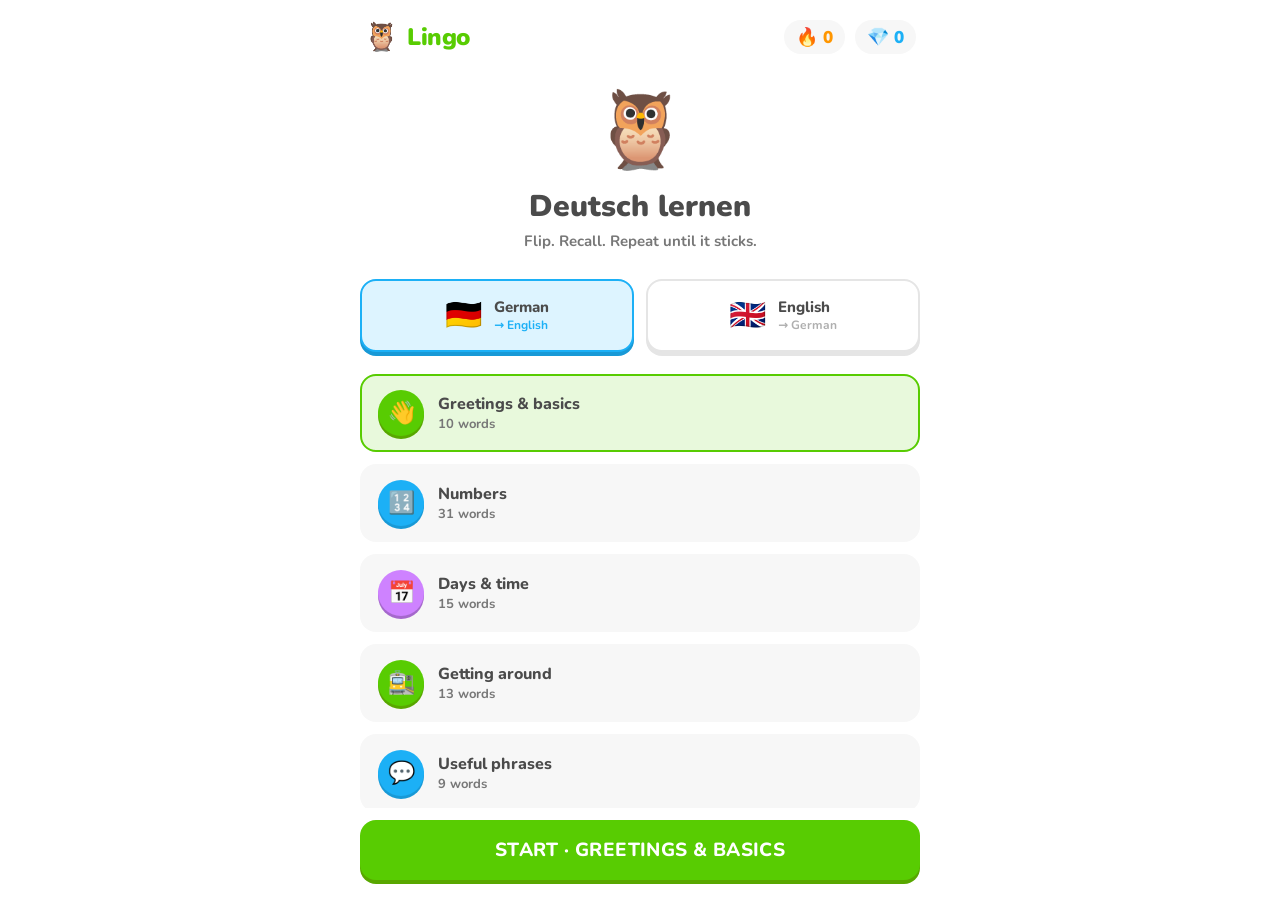
<file: german/index.html>
<!DOCTYPE html>
<html lang="en">
<head>
  <meta charset="UTF-8" />
  <meta name="viewport" content="width=device-width, initial-scale=1.0, maximum-scale=1.0, user-scalable=no" />
  <title>Lingo — German Trainer</title>
  <link rel="preconnect" href="https://fonts.googleapis.com" />
  <link rel="preconnect" href="https://fonts.gstatic.com" crossorigin />
  <link href="https://fonts.googleapis.com/css2?family=Nunito:ital,wght@0,400;0,600;0,700;0,800;0,900;1,700&display=swap" rel="stylesheet" />
  <link rel="stylesheet" href="css/style.css" />
</head>
<body>
  <div id="app">

    <!-- ======================= HOME ======================= -->
    <section class="screen screen--home is-active" id="screen-home">
      <header class="topbar">
        <div class="brand">
          <span class="brand__logo">🦉</span>
          <span class="brand__name">Lingo</span>
        </div>
        <div class="stat-pills">
          <div class="pill pill--streak" title="Day streak"><span class="pill__ico">🔥</span><span id="home-streak">0</span></div>
          <div class="pill pill--gem" title="Total XP"><span class="pill__ico">💎</span><span id="home-xp">0</span></div>
        </div>
      </header>

      <main class="home">
        <div class="home__hero">
          <div class="mascot" id="home-mascot">🦉</div>
          <h1 class="home__title">Deutsch lernen</h1>
          <p class="home__subtitle">Flip. Recall. Repeat until it sticks.</p>
        </div>

        <div class="direction-toggle" role="group" aria-label="Learning direction">
          <button class="dir-btn is-selected" data-dir="de-en" id="dir-de">
            <span class="dir-btn__flag">🇩🇪</span>
            <span class="dir-btn__label">German<br><small>→ English</small></span>
          </button>
          <button class="dir-btn" data-dir="en-de" id="dir-en">
            <span class="dir-btn__flag">🇬🇧</span>
            <span class="dir-btn__label">English<br><small>→ German</small></span>
          </button>
        </div>

        <div class="unit-list" id="unit-list"><!-- lessons injected --></div>
      </main>

      <button class="btn btn--primary btn--jumbo home__start" id="btn-start">
        <span id="start-label">Start lesson</span>
      </button>
    </section>

    <!-- ======================= SESSION ======================= -->
    <section class="screen screen--session" id="screen-session">
      <header class="session-bar">
        <button class="quit-x" id="btn-quit" aria-label="Quit">✕</button>
        <div class="progress">
          <div class="progress__fill" id="progress-fill"><span class="progress__shine"></span></div>
        </div>
        <div class="hearts" id="hearts"><span class="heart">❤️</span></div>
      </header>

      <div class="combo-flash" id="combo-flash"></div>

      <main class="session">
        <p class="session__prompt" id="session-prompt">Do you remember?</p>

        <div class="card-stage">
          <div class="flashcard" id="flashcard">
            <div class="flashcard__inner">
              <div class="flashcard__face flashcard__face--front">
                <span class="flashcard__lang" id="front-lang">German</span>
                <span class="flashcard__word" id="front-word">—</span>
                <span class="flashcard__phrase" id="front-phrase"></span>
                <span class="flashcard__hint" id="flip-hint">tap to reveal</span>
              </div>
              <div class="flashcard__face flashcard__face--back">
                <span class="flashcard__lang" id="back-lang">English</span>
                <span class="flashcard__word" id="back-word">—</span>
                <span class="flashcard__phrase" id="back-phrase"></span>
              </div>
            </div>
          </div>
        </div>
      </main>

      <footer class="session-foot" id="session-foot">
        <button class="btn btn--neutral btn--wide" id="btn-reveal">Show answer</button>
        <div class="grade-row" id="grade-row" hidden>
          <button class="btn btn--miss" id="btn-miss">Missed it</button>
          <button class="btn btn--got" id="btn-got">Got it!</button>
        </div>
      </footer>
    </section>

    <!-- ======================= COMPLETE ======================= -->
    <section class="screen screen--done" id="screen-done">
      <div class="done">
        <div class="done__burst">🎉</div>
        <h1 class="done__title">Lesson complete!</h1>
        <div class="done__stats">
          <div class="stat-card stat-card--xp">
            <span class="stat-card__label">TOTAL XP</span>
            <span class="stat-card__value" id="done-xp">+0</span>
          </div>
          <div class="stat-card stat-card--acc">
            <span class="stat-card__label">ACCURACY</span>
            <span class="stat-card__value" id="done-acc">0%</span>
          </div>
          <div class="stat-card stat-card--combo">
            <span class="stat-card__label">TOP COMBO</span>
            <span class="stat-card__value" id="done-combo">0</span>
          </div>
        </div>
      </div>
      <button class="btn btn--primary btn--jumbo" id="btn-continue">Continue</button>
    </section>

    <!-- ======================= OUT OF HEARTS MODAL ======================= -->
    <div class="modal-veil" id="modal-hearts" hidden>
      <div class="modal">
        <div class="modal__ico">💔</div>
        <h2 class="modal__title">Out of hearts!</h2>
        <p class="modal__body">You ran out — but this is practice. Refill and keep the streak alive.</p>
        <button class="btn btn--primary btn--wide" id="btn-refill">Refill &amp; continue</button>
      </div>
    </div>

    <div class="confetti" id="confetti" aria-hidden="true"></div>
  </div>

  <script src="js/cards.js"></script>
  <script src="js/sound.js"></script>
  <script src="js/app.js"></script>
</body>
</html>
</file>
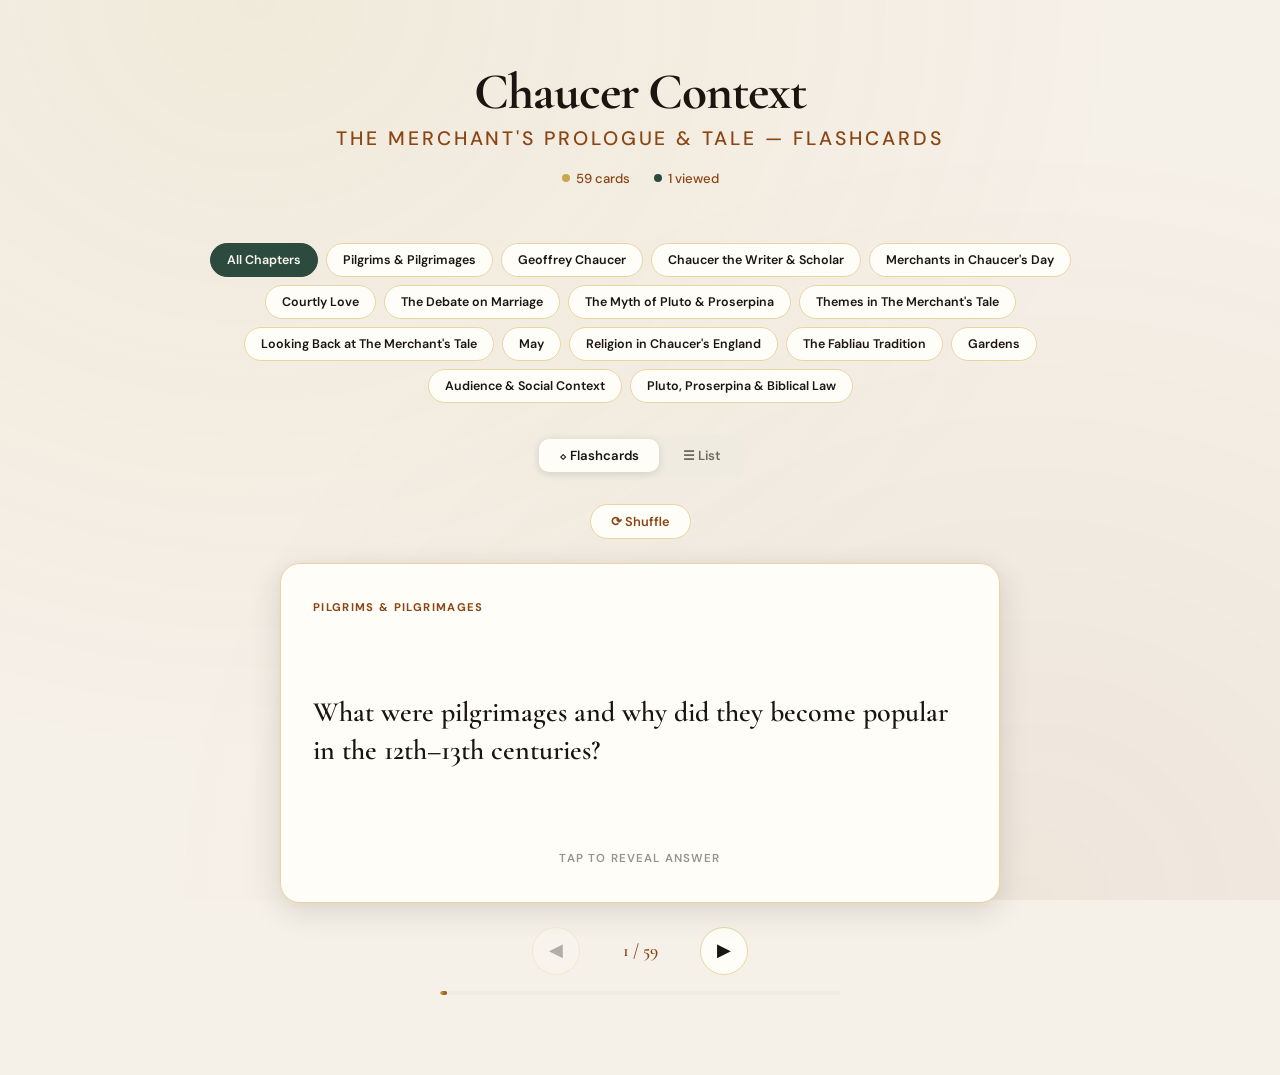
<file: chaucer-context-flashcards.html>
<!DOCTYPE html>
<html lang="en">
<head>
<meta charset="UTF-8">
<meta name="viewport" content="width=device-width, initial-scale=1.0">
<title>Chaucer Context – Flashcards</title>
<link href="https://fonts.googleapis.com/css2?family=Cormorant+Garamond:ital,wght@0,400;0,600;0,700;1,400;1,600&family=DM+Sans:wght@400;500;600;700&display=swap" rel="stylesheet">
<style>
:root {
  --parchment: #f5f0e8;
  --ink: #1a1510;
  --rust: #8b4513;
  --gold: #c9a84c;
  --gold-soft: #e8d5a0;
  --deep-green: #2d4a3e;
  --cream: #faf7f0;
  --shadow: rgba(26, 21, 16, 0.12);
  --card-bg: #fffdf8;
  --accent-bg: #f0ebe0;
}

* { margin: 0; padding: 0; box-sizing: border-box; }

body {
  font-family: 'DM Sans', sans-serif;
  background: var(--parchment);
  color: var(--ink);
  min-height: 100vh;
  overflow-x: hidden;
}

/* Decorative background */
body::before {
  content: '';
  position: fixed;
  top: 0; left: 0; right: 0; bottom: 0;
  background:
    radial-gradient(ellipse at 20% 0%, rgba(201, 168, 76, 0.08) 0%, transparent 60%),
    radial-gradient(ellipse at 80% 100%, rgba(139, 69, 19, 0.06) 0%, transparent 60%);
  pointer-events: none;
  z-index: 0;
}

.app { position: relative; z-index: 1; max-width: 900px; margin: 0 auto; padding: 24px 16px 80px; }

/* HEADER */
header {
  text-align: center;
  padding: 40px 0 32px;
}

header h1 {
  font-family: 'Cormorant Garamond', serif;
  font-weight: 700;
  font-size: clamp(2rem, 5vw, 3.2rem);
  color: var(--ink);
  letter-spacing: -0.02em;
  line-height: 1.1;
}

header h1 span {
  display: block;
  font-size: 0.38em;
  font-family: 'DM Sans', sans-serif;
  font-weight: 500;
  color: var(--rust);
  letter-spacing: 0.15em;
  text-transform: uppercase;
  margin-top: 8px;
}

.stats-bar {
  display: flex;
  justify-content: center;
  gap: 24px;
  margin-top: 20px;
  font-size: 0.82rem;
  color: var(--rust);
  font-weight: 500;
}

.stats-bar .stat { display: flex; align-items: center; gap: 6px; }
.stats-bar .dot { width: 8px; height: 8px; border-radius: 50%; }
.dot.total { background: var(--gold); }
.dot.done { background: var(--deep-green); }
.dot.remaining { background: var(--rust); opacity: 0.5; }

/* NAV CHAPTERS */
.chapter-nav {
  display: flex;
  flex-wrap: wrap;
  gap: 8px;
  justify-content: center;
  margin: 24px 0 32px;
}

.chapter-btn {
  font-family: 'DM Sans', sans-serif;
  font-size: 0.78rem;
  font-weight: 600;
  padding: 8px 16px;
  border: 1.5px solid var(--gold-soft);
  border-radius: 100px;
  background: var(--card-bg);
  color: var(--ink);
  cursor: pointer;
  transition: all 0.25s ease;
  white-space: nowrap;
}

.chapter-btn:hover {
  border-color: var(--gold);
  background: var(--gold-soft);
}

.chapter-btn.active {
  background: var(--deep-green);
  color: var(--cream);
  border-color: var(--deep-green);
}

/* VIEW TOGGLE */
.view-toggle {
  display: flex;
  justify-content: center;
  gap: 4px;
  margin-bottom: 28px;
  background: var(--accent-bg);
  border-radius: 12px;
  padding: 4px;
  width: fit-content;
  margin-left: auto;
  margin-right: auto;
}

.view-btn {
  font-family: 'DM Sans', sans-serif;
  font-size: 0.82rem;
  font-weight: 600;
  padding: 8px 20px;
  border: none;
  border-radius: 10px;
  background: transparent;
  color: var(--ink);
  cursor: pointer;
  transition: all 0.2s;
  opacity: 0.6;
}

.view-btn.active {
  background: var(--card-bg);
  box-shadow: 0 2px 8px var(--shadow);
  opacity: 1;
}

/* FLASHCARD */
.flashcard-container {
  perspective: 1200px;
  margin: 0 auto 24px;
  max-width: 720px;
}

.flashcard-wrapper {
  position: relative;
  min-height: 340px;
}

.flashcard {
  width: 100%;
  min-height: 340px;
  cursor: pointer;
  transform-style: preserve-3d;
  transition: transform 0.55s cubic-bezier(0.4, 0, 0.2, 1);
  position: relative;
}

.flashcard.flipped { transform: rotateY(180deg); }

.card-face {
  position: absolute;
  top: 0; left: 0; right: 0;
  min-height: 340px;
  backface-visibility: hidden;
  -webkit-backface-visibility: hidden;
  border-radius: 20px;
  padding: 36px 32px;
  display: flex;
  flex-direction: column;
}

.card-front {
  background: var(--card-bg);
  border: 1.5px solid var(--gold-soft);
  box-shadow: 0 8px 32px var(--shadow), 0 2px 8px rgba(201, 168, 76, 0.08);
}

.card-back {
  transform: rotateY(180deg);
  background: linear-gradient(145deg, var(--deep-green), #1e3a2e);
  color: var(--cream);
  border: 1.5px solid rgba(201, 168, 76, 0.3);
  box-shadow: 0 8px 32px var(--shadow);
  overflow-y: auto;
  max-height: 80vh;
}

.card-chapter-label {
  font-size: 0.7rem;
  font-weight: 700;
  text-transform: uppercase;
  letter-spacing: 0.12em;
  color: var(--rust);
  margin-bottom: 16px;
}

.card-back .card-chapter-label { color: var(--gold); }

.card-question {
  font-family: 'Cormorant Garamond', serif;
  font-size: clamp(1.3rem, 3vw, 1.75rem);
  font-weight: 600;
  line-height: 1.35;
  color: var(--ink);
  flex: 1;
  display: flex;
  align-items: center;
}

.card-answer {
  font-size: 0.92rem;
  line-height: 1.7;
  color: rgba(250, 247, 240, 0.92);
}

.card-answer p { margin-bottom: 12px; }
.card-answer p:last-child { margin-bottom: 0; }

.card-answer strong {
  color: var(--gold);
  font-weight: 600;
}

.flip-hint {
  margin-top: auto;
  padding-top: 16px;
  font-size: 0.72rem;
  text-transform: uppercase;
  letter-spacing: 0.1em;
  opacity: 0.45;
  text-align: center;
  font-weight: 600;
}

/* CARD NAV */
.card-nav {
  display: flex;
  align-items: center;
  justify-content: center;
  gap: 20px;
  margin-top: 20px;
}

.nav-btn {
  width: 48px;
  height: 48px;
  border-radius: 50%;
  border: 1.5px solid var(--gold-soft);
  background: var(--card-bg);
  cursor: pointer;
  display: flex;
  align-items: center;
  justify-content: center;
  transition: all 0.2s;
  font-size: 1.1rem;
  color: var(--ink);
}

.nav-btn:hover {
  background: var(--gold-soft);
  border-color: var(--gold);
}

.nav-btn:disabled {
  opacity: 0.3;
  cursor: default;
}

.card-counter {
  font-family: 'Cormorant Garamond', serif;
  font-size: 1.1rem;
  font-weight: 600;
  color: var(--rust);
  min-width: 80px;
  text-align: center;
}

/* PROGRESS */
.progress-bar {
  width: 100%;
  max-width: 400px;
  height: 4px;
  background: var(--accent-bg);
  border-radius: 4px;
  margin: 16px auto 0;
  overflow: hidden;
}

.progress-fill {
  height: 100%;
  background: linear-gradient(90deg, var(--gold), var(--rust));
  border-radius: 4px;
  transition: width 0.4s ease;
}

/* LIST VIEW */
.list-view { max-width: 720px; margin: 0 auto; }

.list-chapter {
  margin-bottom: 32px;
}

.list-chapter-title {
  font-family: 'Cormorant Garamond', serif;
  font-size: 1.5rem;
  font-weight: 700;
  color: var(--deep-green);
  padding-bottom: 8px;
  border-bottom: 2px solid var(--gold-soft);
  margin-bottom: 16px;
}

.list-card {
  background: var(--card-bg);
  border: 1px solid var(--gold-soft);
  border-radius: 14px;
  margin-bottom: 12px;
  overflow: hidden;
  transition: all 0.2s;
}

.list-card:hover { box-shadow: 0 4px 16px var(--shadow); }

.list-card-header {
  padding: 16px 20px;
  cursor: pointer;
  display: flex;
  align-items: flex-start;
  gap: 12px;
  font-family: 'Cormorant Garamond', serif;
  font-size: 1.1rem;
  font-weight: 600;
  line-height: 1.35;
}

.list-card-header .q-icon {
  flex-shrink: 0;
  width: 28px;
  height: 28px;
  border-radius: 50%;
  background: var(--gold-soft);
  color: var(--rust);
  display: flex;
  align-items: center;
  justify-content: center;
  font-family: 'DM Sans', sans-serif;
  font-size: 0.72rem;
  font-weight: 700;
}

.list-card-header .arrow {
  margin-left: auto;
  flex-shrink: 0;
  transition: transform 0.3s;
  opacity: 0.4;
  font-size: 0.9rem;
}

.list-card.open .arrow { transform: rotate(180deg); }

.list-card-body {
  max-height: 0;
  overflow: hidden;
  transition: max-height 0.35s ease;
}

.list-card.open .list-card-body {
  max-height: 800px;
}

.list-card-body-inner {
  padding: 0 20px 20px 60px;
  font-size: 0.88rem;
  line-height: 1.7;
  color: rgba(26, 21, 16, 0.8);
}

.list-card-body-inner p { margin-bottom: 10px; }
.list-card-body-inner p:last-child { margin-bottom: 0; }
.list-card-body-inner strong { color: var(--rust); font-weight: 600; }

/* SHUFFLE BTN */
.shuffle-btn {
  display: flex;
  align-items: center;
  gap: 6px;
  margin: 0 auto 24px;
  padding: 8px 20px;
  font-family: 'DM Sans', sans-serif;
  font-size: 0.8rem;
  font-weight: 600;
  border: 1.5px solid var(--gold-soft);
  border-radius: 100px;
  background: var(--card-bg);
  color: var(--rust);
  cursor: pointer;
  transition: all 0.2s;
}
.shuffle-btn:hover { background: var(--gold-soft); }

@media (max-width: 600px) {
  .app { padding: 16px 12px 60px; }
  .card-face { padding: 24px 20px; }
  .chapter-btn { font-size: 0.72rem; padding: 6px 12px; }
  .list-card-body-inner { padding-left: 20px; }
}
</style>
</head>
<body>
<div class="app" id="app"></div>

<script>
const DATA = [
  {
    chapter: "Pilgrims & Pilgrimages",
    cards: [
      {
        q: "What were pilgrimages and why did they become popular in the 12th–13th centuries?",
        a: `Pilgrimages were journeys to sacred places as acts of religious devotion. They surged in popularity during the 12th and 13th centuries because the threats to the Christian world from infidels and heathens in the East were at their height. The passion to defend Christianity manifested in the Crusades and a general upsurge in religious fervour. <strong>Shrines were established across Europe</strong> at places of religious significance — Canterbury Cathedral (site of Becket's assassination), Walsingham in Norfolk (visions of the Virgin Mary), the cathedral city of Cologne, Compostela, and even Jerusalem itself after Emperor Frederick II negotiated peace.`
      },
      {
        q: "What was the traditional image of a pilgrim, and what emblems did they carry?",
        a: `The traditional pilgrim was someone who travelled <strong>humbly and simply, dressed in plain clothes, often on foot, carrying a staff</strong>. The key emblem was the <strong>scallop or cockle shell</strong>, worn on a cap or hood. This was particularly the symbol of St James, patron saint of military crusaders, whose shrine was at Compostela in northern Spain — one of the great pilgrim routes across Europe. The shells were originally real, but later moulded in lead like other pilgrim badges.`
      },
      {
        q: "How had pilgrimage changed by Chaucer's time?",
        a: `By the time Chaucer wrote, pilgrimage had become <strong>less exclusively devotional</strong> and more like a profitable business and popular pastime — essentially an early tourist industry. The Venetians ran a regular ferry service to the Holy Land. The monks of Cluny operated a chain of hotels between their monastery and Compostela. <strong>Travel guides</strong> were produced with accommodation info. One Compostela guide even included Basque vocabulary. Horse traders hired out horses to pilgrims. There was fierce competition between religious establishments for popular relics, leading to obvious forgeries — at least two places claimed to have John the Baptist's head.`
      },
      {
        q: "What souvenirs did pilgrims collect?",
        a: `Pilgrims brought home souvenirs and housed them in local churches. The 14th-century traveller William Wey deposited his maps, a reproduction of St Veronica's handkerchief, and stones from the Holy Land in his Wiltshire village church. <strong>Badges and emblems of lead</strong> were sold at shrines and eagerly purchased — the cockle shell for St James, the palm tree from Jericho. At Canterbury you could buy an image of the saint's head, St Thomas riding a horse, a little bell, or a small ampulla (bottle) for sacred water. Permission to manufacture these was given from Rome.`
      },
      {
        q: "How do Chaucer's pilgrims reflect different motives for pilgrimage?",
        a: `Some pilgrims have genuinely devout reasons: <strong>the Knight</strong> has come straight from military expeditions fighting for Christendom, his coat still stained from his armour. Others are less pious: <strong>the Wife of Bath</strong>, though an enthusiastic pilgrim, hardly travels in a spirit of devotion — she lists places she's visited like a seasoned tourist ticking off attractions. By using pilgrimage as a framework, <strong>Chaucer was able to show how attitudes and standards were changing and old values were being lost</strong>.`
      }
    ]
  },
  {
    chapter: "Geoffrey Chaucer — Biographical Notes",
    cards: [
      {
        q: "What are the key facts about Chaucer's early life and family background?",
        a: `Chaucer was born around <strong>1340</strong> (the actual date is uncertain, but he was near sixty when he died). His father and grandfather were both <strong>vintners — wealthy London merchants</strong> who supplied wines to the king's court. He was introduced to court life in his teens; by the age of sixteen he was employed in the service of the wife of the king's son, Lionel, later Duke of Clarence.`
      },
      {
        q: "What happened to Chaucer during the wars with France?",
        a: `In <strong>1359</strong>, Chaucer fought in France in the army of Edward III. He was <strong>captured and imprisoned</strong>, but was released on payment of his ransom by the duke. This shows he was clearly valued by the king and other members of the powerful royal family.`
      },
      {
        q: "How was Chaucer connected to John of Gaunt and the royal family?",
        a: `In the <strong>1360s</strong>, Chaucer married Philippa de Roet, whose half-sister was <strong>Katherine Swynford</strong> — originally nurse and governess to John of Gaunt's children, then his mistress, and ultimately his third wife. This link with the powerful Duke of Lancaster was crucial: the duke became <strong>Chaucer's patron and friend</strong>, later giving him a pension of £10 a year. In the 1360s and 1370s, Chaucer was sent on diplomatic missions to France, Genoa, Florence, and Lombardy.`
      },
      {
        q: "What were Chaucer's major career milestones and works?",
        a: `<strong>1370?</strong> — Wrote The Boke of the Duchess. <strong>1374</strong> — Made comptroller of customs for the Port of London; also granted a pitcher of wine daily. <strong>1374</strong> — Began The House of Fame (unfinished). <strong>1382</strong> — Wrote The Parlement of Fowles, possibly for Richard II's marriage. <strong>1385–8</strong> — Wrote Troilus and Criseyde. <strong>1386</strong> — Appointed 'knight of the shire' (parliamentary representative) for Kent, like the Franklin in The Canterbury Tales. <strong>1388</strong> — Went on a pilgrimage, possibly formulating ideas for The Canterbury Tales.`
      },
      {
        q: "What were Chaucer's later years and financial difficulties like?",
        a: `Despite royal patronage, Chaucer was <strong>an extravagant man and money slipped through his fingers</strong>. In 1389 he was appointed clerk of the king's works by Richard II, but the position lasted only two years. He may have lost favour during political upheavals of Richard's reign. Richard gave him a pension of £20 for life, which Chaucer frequently asked for 'in advance'. He faced threats of arrest for non-payment of debts, warded off by letters of protection from the crown. <strong>1391</strong> — Spent time in Petherton, Somerset, as deputy forester. <strong>1399</strong> — Henry IV (John of Gaunt's son) became king and awarded Chaucer a new pension of 40 marks (~£26). <strong>1400</strong> — Chaucer died in October and was buried in Westminster Abbey.`
      }
    ]
  },
  {
    chapter: "Chaucer the Writer & Scholar",
    cards: [
      {
        q: "What literary influences shaped Chaucer's writing?",
        a: `Although active in diplomatic life, Chaucer was an <strong>extremely well-read man</strong>. His works show the influence of <strong>classical writers</strong> as well as more recent French and Italian works. The range of biblical, classical, and contemporary literary references in the Wife of Bath's prologue and tale bear witness to his 'bookishness'. He confesses to owning <strong>sixty books</strong> — a very considerable library for the time. Many of the ideas and themes in The Canterbury Tales were adapted from works of classical and contemporary sources known to him and his audiences.`
      },
      {
        q: "What are some of Chaucer's best-known works and their influences?",
        a: `His earliest works like <strong>The Boke of the Duchess</strong> show the influence of French romances — the works of twelfth-century Marie de France and the Roman de la Rose. It is a dream poem and a lament for Blanche of Lancaster, John of Gaunt's first wife. <strong>The House of Fame</strong> (unfinished) suggests both French and Italian influences, with the dreamer meeting categories of famous people like Dante's Inferno (1265–1321). Chaucer admired <strong>Petrarch and Boccaccio</strong>, whom he reportedly met on diplomatic business in Italy. Boccaccio's Decameron (written ~40 years before The Canterbury Tales) uses a similar linking device of storytelling in a group setting.`
      },
      {
        q: "How did Chaucer demonstrate his scholarly depth?",
        a: `In <strong>Troilus and Criseyde</strong>, his retelling of love and betrayal during the Trojan Wars, he shows his debt to classical writers — considered one of his best works. The Canterbury Tales are full of allusions to <strong>Homer, Horace, Virgil, Ovid, and Plato</strong>, plus Old and New Testament references. He showed a scholarly understanding of the writings of theologians like <strong>St Jerome and St Augustine</strong>. He greatly admired the Roman philosopher <strong>Boethius</strong> and translated his De Consolatione Philosophiae from Latin into English. He also had an interest in <strong>astronomy and astrology</strong>, writing A Treatise on the Astrolabe for his young son 'little Lewïse', who died in childhood.`
      }
    ]
  },
  {
    chapter: "Merchants in Chaucer's Day",
    cards: [
      {
        q: "What was the economic landscape for merchants in Chaucer's era?",
        a: `The fourteenth century was a time of <strong>increasing prosperity and expanding markets</strong> for the merchant class. By Chaucer's death in 1400, merchants were trading all over the known world. There was very little distinction between a prosperous merchant's business and a bank — banks were beginning to rely on <strong>promissory notes</strong> rather than risky transportation of bullion. A paper stating an agreed sum could be given by one branch and exchanged for cash in another branch, even in another country. With over <strong>70 different currencies</strong>, paper 'bills' made payments much simpler. However, with the increase in trade came a corresponding increase in debt, and merchants frequently loaned large amounts.`
      },
      {
        q: "How does Chaucer portray the Merchant character?",
        a: `Although Chaucer describes his Merchant as being in debt, this doesn't necessarily mean he was a poor man, a trickster, or inefficient — today we might say he has a <strong>cashflow problem</strong>. He is certainly concerned with his bargains and his balance sheet. The Merchant appears <strong>well-travelled</strong>, wearing very fashionable clothing including a hat from Flanders. He is interested in the protection of sea trade routes and tells a story set in Italy (Lombardy), a city-state known for its merchant bankers and money-lenders.`
      },
      {
        q: "How was the Merchant connected to the wool trade and what social tensions did merchants face?",
        a: `The Merchant is depicted as a <strong>wool merchant</strong> — Canterbury in the 14th century produced a great deal of wool, so this is fitting. He is on pilgrimage not for religion but for <strong>monetary gain</strong>. Merchants frequently became <strong>money lenders who charged interest</strong>, which was seen as disrespecting God — they were considered sinners because of usury and operating outside the Church's moral framework. There were growing <strong>tensions between the old feudal system and the emerging middle class</strong>, making merchants seen as untrustworthy. Yet they were a <strong>fact of life</strong>, essential to the economic and social fabric — particularly through the wool trade — and they brought wealth to England through overseas commerce.`
      },
      {
        q: "What does the Merchant's choice of tale reveal about him?",
        a: `It is fitting that the Merchant tells a tale of <strong>a knight, someone of higher status</strong> — but that January should be as concerned about 'chevissaunce' (financial dealings) as the Merchant himself. Chaucer suggests the Merchant <strong>has a high opinion of himself</strong> and is justifying his own interest in goods and property. The character of the knight seems influenced by <strong>mercantile imagery</strong> — just as adverts sell us a fantasy image, January looks in the 'commune market-place' for a wife who suits his 'heigh fantasye'. Many merchants of Chaucer's day were <strong>wealthier than some nobility</strong>, and perhaps the Merchant has delusions of grandeur — by choosing courtly love and 'gentilesse', he hopes to be seen as 'gentil' himself. His frequent use of market-place language exposes his real character.`
      }
    ]
  },
  {
    chapter: "Courtly Love",
    cards: [
      {
        q: "How did the Roman poet Ovid influence the concept of courtly love?",
        a: `The Roman poet <strong>Ovid</strong> undoubtedly provided inspiration for the developing concept of courtly love. His works pictured a lover as the <strong>slave of passion</strong> — sighing, trembling, growing pale and sleepless, even dying for love. This idea of love as an overwhelming, uncontrollable force became central to the courtly love tradition in the later Middle Ages, where it developed into a <strong>highly conventionalised code</strong> prescribing the behaviour of ladies and their lovers.`
      },
      {
        q: "What was courtly love and how did it differ from real marriage practices?",
        a: `At a time when marriages were a matter of <strong>alliances and business, love was considered an irrelevance</strong>. Brides were chosen for their dowry (the money they would bring) or for their status. Sometimes wealthy men like January would choose a bride for her looks and potential as a mother. <strong>Courtly love</strong> was part of the chivalric code and existed more as a literary device than a real historic practice. Conventionally, a nobleman who fell in love with a woman of equal or higher status proved his love by performing noble deeds or writing poetry and songs about her beauty.`
      },
      {
        q: "What were the conventions and characteristics of courtly love?",
        a: `Love was experienced as <strong>a kind of sickness over which the lovers had no control</strong>. The knight was not supposed to tell his lady of his love but to suffer in silence until she took pity on him. Courtly love was <strong>not restricted to courtship leading to marriage</strong>, and could sometimes be presented as adulterous, though in poetry it was often given a quasi-religious significance with the love of a noble lady leading the knight to perform selfless deeds of heroism.`
      },
      {
        q: "How does Chaucer parody courtly love in The Merchant's Tale?",
        a: `The affair between May and Damyan is <strong>a ludicrous parody of courtly love</strong>. He is not a knight and he performs no great deeds for his lady. She is not worthy of his worship. Their sordid little liaison is <strong>based on lust</strong>. Chaucer makes the parody even more significant through the <strong>pear tree story</strong>, sourced from Boccaccio's Decameron (ninth story, day seven), about a young wife deceiving her elderly husband. She pretends anyone up the tree 'sees' those on the ground making love. The husband climbs the tree, sees his wife and her lover, but when he struggles down, she convinces him the pear tree made him see it. He accepts her word but chops down the tree.`
      },
      {
        q: "What is the significance of the garden and The Roman de la Rose?",
        a: `Chaucer places the pear tree within a magnificent garden which on one level references <strong>the Garden of Eden</strong>, and on another is an intertextual reference to <strong>The Roman de la Rose</strong>, a medieval French allegory Chaucer partly translated. It is based on the courtly love tradition about a poet's love for his lady — she is represented as a rosebud in a beautiful garden and, unlike May, she is <strong>unattainable</strong>. For Chaucer's contemporary audience, January's attempt to reproduce this garden would be an example of his <strong>hubris</strong>, and May and Damyan's endeavour to be courtly lovers would have been perceived as <strong>coarsely comic</strong>.`
      }
    ]
  },
  {
    chapter: "The Debate on Marriage",
    cards: [
      {
        q: "Which tales form the 'marriage debate' in The Canterbury Tales?",
        a: `Critics have often argued that much of the middle section of The Canterbury Tales is concerned with marriage. The four tales of <strong>the Wife of Bath, the Clerk, the Merchant, and the Franklin</strong> are centrally concerned with marriage, though several other tales also deal with married couples. These four tales are linked through <strong>imagery, theme, and language</strong>, and the pilgrims talk to each other between tales, referring to the stories and tellers.`
      },
      {
        q: "What is the Wife of Bath's view of marriage?",
        a: `The Wife of Bath, in her very long prologue, talks of her own experience of marriage, which she views as <strong>a battle that she must win at all costs</strong>. She claims she first married when she was 12, and her first three husbands were wealthy old men. She managed them by bullying and using sexual blackmail. Her fourth husband paid her back for all the suffering she endured. Her fifth marriage was to a man half her age; she considers herself happy, though he used to beat her when they were first married. <strong>Eventually she achieved mastery over him as well</strong>. Her tale is of a fairy-tale marriage between a knight at King Arthur's court and an ugly old woman — she magically <strong>becomes beautiful when he gives her 'sovereignty'</strong>. The Wife interprets the tale to get another young husband.`
      },
      {
        q: "How does the Clerk respond to the Wife of Bath?",
        a: `The Clerk tells an allegorical tale of the improbably long-suffering <strong>Griselda</strong>, married to a count called Walter who tests her fidelity past human endurance. She promises never to disagree with him. He takes away her daughter, then her son, claiming they must be removed. About ten years later he tells her he's taking a new wife and sends her back to her father nearly naked. When the 'new bride' arrives, it turns out to be their daughter — Walter was only testing her. <strong>Griselda keeps her word through all suffering</strong>. The Clerk says his story represents the relationship between Christ and his church, and makes a gently ironic reference to the Wife of Bath in his epilogue.`
      },
      {
        q: "How does the Merchant's Tale fit into the marriage debate?",
        a: `The Clerk's tale of the submissive Griselda is followed abruptly by the Merchant's prologue and his own experience of marital suffering. The tale he tells is <strong>confused in style: a mixture of ironic debate, realistic description, the well-known fabliau of the pear tree, and a folk tale</strong>. May, the character, appears to be quite close to the Wife of Bath's Prologue — she is similar to the young Wife described there. Chaucer wants us to see the Merchant as deeply moved by the Clerk's Tale, compelled to launch into an account of his own suffering during his brief marriage. The tale of January begins with a long eulogy of marriage, but as the Merchant is himself unhappily married, this must be <strong>ironic</strong>. It has two strands: one is a naively exaggerated description of holy matrimony; the other is a darker, more selfish view of marriage as providing great conveniences for an ageing lecher.`
      },
      {
        q: "How does the Franklin's Tale resolve the marriage debate?",
        a: `The Franklin's tale is closer to a romance. His story involves a marriage between a knight and a lady who begin as courtly lovers. They agree that after marriage they will <strong>combine the ideals of courtly love with the ideals of matrimony</strong>. Like January and May, their marriage is threatened by a young squire who falls ill with desire for the wife. She makes a rash promise to fulfil his desires if he can remove dangerous rocks. He achieves this and demands she keep her word. She eventually manages to remain faithful through the help of her husband and the generosity of the young squire. <strong>The conclusion seems to be that love and mutual respect must be the foundations of a successful marriage</strong>.`
      }
    ]
  },
  {
    chapter: "The Myth of Pluto & Proserpina",
    cards: [
      {
        q: "What is the myth of Pluto and Proserpina?",
        a: `It is one of the Roman myths explaining <strong>the seasons of the year</strong>. A parallel Greek version features Hades capturing Persephone. <strong>Pluto</strong> was god of the Underworld, of death and darkness. <strong>Proserpina</strong> was the daughter of Ceres, goddess of harvest and agriculture. Pluto saw Proserpina gathering flowers in the Valley of Enna, where there was perpetual spring. He fell in love with her and carried her off to his kingdom. Ceres was so grieved that <strong>all the plants died and winter covered the earth</strong>.`
      },
      {
        q: "How was the myth resolved, and what does it explain?",
        a: `Ceres begged Jupiter, king of the Gods, to help release her daughter. Jupiter agreed, <strong>provided Proserpina had not eaten anything</strong> during her stay in the Underworld. Unfortunately, she had sucked juice from pomegranate seeds. A compromise was reached: she could rejoin her mother on earth for <strong>six months of the year</strong>, but had to return to Pluto for the rest. When Proserpina appears, Ceres and the earth rejoice and plants bloom; when she returns to Pluto, everything withers and dies. This explains the cycle of the seasons.`
      },
      {
        q: "How does the myth of Pluto and Proserpina relate to The Merchant's Tale?",
        a: `Pluto and Proserpina represent <strong>winter and spring</strong> (as do January and May), and <strong>death and rebirth</strong>. Though Chaucer's Pluto and Proserpina seem very cultured and urbane for a pagan king of the Underworld and his stolen bride, their conversation continues the debate on the nature of the relationship between men and women. Chaucer seems to intend <strong>an ironic comment on the marriage of January and May</strong> by including another couple where the bride flees from her husband for six months of the year. The Merchant also draws attention to the beauty of the garden — so special that it is chosen by gods and goddesses for their pleasure.`
      }
    ]
  },
  {
    chapter: "Themes in The Merchant's Tale",
    cards: [
      {
        q: "What questions should you consider about the theme of MARRIAGE?",
        a: `<strong>(a)</strong> To what extent has Chaucer depicted a recognisable portrait of a certain type of man in January? Are there still men today who look for a wife who will be there only to please them? <strong>(b)</strong> Can you make any deductions about Chaucer's own attitude to marriage from The Merchant's Tale? <strong>(c)</strong> Do you feel that Chaucer is sympathetic to January's way of choosing a wife? <strong>(d)</strong> How much sympathy do you feel Chaucer has for May and Damyan?`
      },
      {
        q: "What questions should you consider about GARDENS in the tale?",
        a: `<strong>(a)</strong> How does Chaucer use the symbolism of the garden and its gate to reflect the wider themes of the tale? <strong>(b)</strong> Why do you think Chaucer has set the seduction scene in the garden? <strong>(c)</strong> What effect does Chaucer achieve with the introduction of Pluto and Proserpina into the garden?`
      },
      {
        q: "What questions should you consider about CHAUCER'S STYLE?",
        a: `<strong>(a)</strong> Choose two or three examples of the different styles Chaucer employs in The Merchant's Tale and show how each is used to illuminate his intentions. <strong>(b)</strong> What methods does Chaucer use to distinguish between the voices of his characters? <strong>(c)</strong> To what extent do you feel that May and Damyan are merely stereotypes?`
      },
      {
        q: "What questions should you consider about TALE AND TELLER?",
        a: `<strong>(a)</strong> To what extent would you say that in The Merchant's Tale Chaucer achieved an unusually close association between the tale and the teller? <strong>(b)</strong> What do you think is the purpose of the Host's reaction to The Merchant's Tale?`
      },
      {
        q: "What questions should you consider about BLINDNESS AND SEEING?",
        a: `<strong>(a)</strong> At the end of the tale, January says he sees 'as wel as evere I mighte'. To what extent would you say January ever 'sees' clearly during the tale? <strong>(b)</strong> In many stories where blindness is both symbolic and real, the protagonist is often brought to clearer self-perception through actual blindness. Would you say this is true of January or the Merchant?`
      },
      {
        q: "What questions should you consider about SEXUALITY, IMAGERY, and APPEARANCE VS REALITY?",
        a: `<strong>Sexuality:</strong> (a) To what extent do Chaucer's blunt and coarse descriptions of sexual themes reflect his moral judgement of the characters? (b) Is there any love in The Merchant's Tale? <strong>Imagery:</strong> (a) Discuss the effects of animal imagery. (b) How does Chaucer use the contrast between fantasy and reality? (c) How effective is the repeated image of wax and impression? <strong>Appearance & Reality:</strong> (a) Choose vivid scenes and comment on their effectiveness. (b) There is great disparity between the idealised descriptions of January's household/garden and his behaviour — is the gap between appearance and reality one of Chaucer's major themes?`
      }
    ]
  },
  {
    chapter: "Looking Back at The Merchant's Tale",
    cards: [
      {
        q: "Lines 33–186: How does Chaucer present January's views on marriage in the opening section?",
        a: `This is where the Merchant praises marriage and January becomes progressively more committed to his particular ideas about wedlock. It is a way to <strong>avoid the sin of fornication</strong>, which he admits he has always committed, 'for wedlok is so esy and so clene'. Though he speaks of the spiritual justification for marriage, there is a much <strong>greater concentration on the material convenience and pleasure</strong> to be obtained from an obedient wife. His praise of marriage becomes increasingly unrealistic and therefore almost <strong>savagely sarcastic</strong> when contrasted with the Merchant's thorough disenchantment after only two months' experience.`
      },
      {
        q: "Lines 187–256: What does January's self-delusion reveal when he tells his friends of his decision?",
        a: `January calls his friends to tell them of his decision. He acknowledges his age but compares himself to <strong>a blossoming tree or an evergreen</strong> — this wilful self-delusion prefigures the disillusion which occurs, appropriately enough, in a garden. He describes the kind of wife he wants: young ('she shal nat passe twenty yeer') and <strong>malleable ('warm wex')</strong>. The Merchant makes it clear that January thinks of his young wife as <strong>a commodity to be possessed</strong>.`
      },
      {
        q: "Lines 257–364: What roles do Placebo and Justinus play as January's advisors?",
        a: `January listens to the contradictory advice of his brothers, <strong>Placebo and Justinus</strong>, though he rejects any views that do not match his exaggerated image of marriage. <strong>Placebo</strong>, faithful to his name (meaning 'I will please'), does not give advice but merely agrees. <strong>Justinus</strong> echoes the Merchant by referring to his own experience of marriage. He also supports his views by citing authorities, which January defies: 'Straw for your Senek!'`
      },
      {
        q: "Lines 365–483: How does Chaucer develop the theme of fantasy vs. reality in January's anticipation of marriage?",
        a: `January moves towards <strong>fantasising the pleasure</strong> that marriage to a young wife will bring him. Chaucer is making explicit the theme of <strong>the difference between fantasy and reality</strong>. He also emphasises January's <strong>lack of spiritual awareness</strong> as he compares the pleasures he hopes to obtain from marriage with those of Heaven.`
      },
      {
        q: "Lines 484–496: What is notable about the description of the wedding itself?",
        a: `This section describes the wedding of January and May. It is an <strong>extremely short section</strong>, suggesting that the holy sacrament of marriage was <strong>not of paramount importance to January</strong>. It seems just a quick skip through the conventions of the marriage service; even the priest seems in a hurry — 'And seyde his orisons, as is usage'.`
      },
      {
        q: "Lines 497–605: What happens at the marriage feast and how is Damyan introduced?",
        a: `The marriage feast is described with <strong>romantic imagery</strong>, suggesting wealth and culture, though the presence of <strong>Venus and Bacchus</strong> imply a certain sensual licentiousness. It is during the marriage feast that <strong>Damyan is introduced</strong>, and the reader is left in no doubt that he is going to introduce the uncertainty in the story — he is compared to a snake: 'Lyk to the nadder in bosom sly untrewe'.`
      },
      {
        q: "Lines 606–653: How does the wedding night contrast with January's earlier fantasies?",
        a: `Chaucer's description of the wedding night brings in a rather <strong>sour note of reality</strong>. The close-up description of the <strong>slack skin on January's neck and his hoarse singing</strong> is an unpleasant contrast with his earlier idealisation of the married state. <strong>May's internal commentary</strong> on January's love-making is not very elegant: 'She preyseth nat his pleying worth a bene' (l.642). The wording of her image recalls to the reader January's anticipation of the joys of marriage: 'noon oother lif is worth a bene'.`
      },
      {
        q: "Lines 654–808: How does Chaucer undercut any romantic idealism in the love-letter exchange between Damyan and May?",
        a: `Damyan and May exchange love letters, but Chaucer ensures that they are <strong>not perceived as romantically idealised figures</strong> by describing May's reading of Damyan's letter <strong>in the toilet</strong>, then her casting the fragments into the 'privee'. Damyan recovers from his lovesickness ludicrously quickly and rushes to bow to January <strong>like a 'dogge for the bowe'</strong>.`
      },
      {
        q: "Lines 809–1006: What is the significance of January's garden and how does the key become important?",
        a: `Here the Merchant describes how January creates a <strong>beautiful walled garden</strong> for May and himself to amuse themselves in. The implicit comparison with the <strong>Garden of Eden</strong> is shocking and would remind Chaucer's audience of the terrible consequences of the fall of man. January keeps the <strong>only key ('clicket') to the gate ('wicket')</strong>, reinforcing the theme of property. Only he can obtain access to the garden and to May. In the middle of his good fortune, <strong>January is struck blind</strong> and May is able to take an imprint of the key in wax so that Damyan may make a copy. One spring day, Damyan precedes them into the garden and <strong>climbs a pear tree</strong> to wait for May.`
      },
      {
        q: "Lines 1007–1107: What role do Pluto and Proserpina play in the tale's climax?",
        a: `The Merchant digresses from his main story to describe how <strong>Pluto and Proserpina</strong> come from the Underworld to take gentle exercise in the garden. They <strong>argue about the deception of January</strong>. Pluto asserts that he will <strong>restore January's sight</strong> if May deceives him, and Proserpina says she will ensure that May has a good excuse: <strong>'a suffisant answere'</strong>.`
      },
      {
        q: "Lines 1108–1206: How does the climactic deception scene play out?",
        a: `The climax of the tale is the <strong>deception of January</strong>. May professes to long for a pear (using the excuse that pregnant women have strange longings). She climbs on January's back to reach Damyan in the tree. When they begin to make love, <strong>Pluto keeps his promise and restores January's sight</strong>. He yells when he sees his wife and servant in an embrace. But as she had promised, <strong>Proserpina gives May an excuse</strong>: she had been told that to 'strugle with a man upon a tree' would restore his sight. Chaucer gives the reader the impression that <strong>January chooses to accept her excuse</strong> rather than lose her. Though January has been given back his sight, he chooses to <strong>remain blind to the consequences of his rash choice of bride</strong>.`
      },
      {
        q: "Lines 1207–1228: What is the significance of the epilogue spoken by the Host?",
        a: `The epilogue to the Merchant's tale is spoken entirely by <strong>the Host</strong>. He has perhaps been influenced by the cynicism of the tale, and claims that the Merchant has proved that <strong>women are deceitful</strong>. His short description of his unhappy marriage is his 'tale'. This conversation also <strong>takes the reader back to the framework</strong> of The Canterbury Tales and to the idea of the pilgrimage. Once again the reader questions the Merchant's motives for undertaking a spiritual journey.`
      }
    ]
  },
  {
    chapter: "May — A Feminist Reading",
    cards: [
      {
        q: "How can May be read through a feminist lens, and what does her silence signify?",
        a: `From a <strong>feminist approach</strong>, May is essentially a <strong>trophy wife</strong>. When the marriage is described as a 'stoone' (a binding contract), May <strong>doesn't say anything</strong> — Chaucer is commenting on the terrible situation for women. Her silence is significant: it reflects what <strong>society would accept</strong> as normal for a woman. She is <strong>absent as a voice</strong> in the early part of the story, having no agency in her own marriage.`
      },
      {
        q: "How does May's character develop through rebellion, and what is Chaucer saying about women?",
        a: `As the story progresses, May does <strong>more than simply rebel</strong> — she takes control. January eventually gets his <strong>comeuppance</strong>, which can be read as a moment of <strong>women's liberation</strong>. Chaucer is commenting on the <strong>role of women in society</strong>: women can be expected to behave in a certain way but will not always comply and <strong>will rebel</strong>. Importantly, Chaucer doesn't condone her actions — he simply <strong>lays it out for us to see</strong>. The tale's ending is <strong>cyclical</strong>: May comes back with a child, and things return to 'normal', suggesting people will always act this way.`
      }
    ]
  },
  {
    chapter: "Religion in Chaucer's England",
    cards: [
      {
        q: "What was the religious context of Chaucer's England?",
        a: `England in Chaucer's time was <strong>Catholic, pre-break from Rome</strong>. The Bible and Mass were in <strong>Latin</strong>, making them inaccessible to most people. This coincides with the <strong>Wycliffe Bible</strong> being written in English between <strong>1382–95</strong>, a radical and controversial development. The Church held enormous power, and religious life shaped every aspect of society.`
      },
      {
        q: "What major historical events shaped the religious and social backdrop of The Canterbury Tales?",
        a: `Several seismic events formed the backdrop: the <strong>Crusades</strong> (1096–15th century) drove religious fervour and the pilgrimage tradition. The <strong>Hundred Years' War</strong> (1337–1453) between England and France created political instability and economic strain. The <strong>Black Death</strong> (1347–1359) devastated the population, causing massive social upheaval, labour shortages, and a questioning of religious authority. These events collectively shaped the world Chaucer's pilgrims inhabit.`
      }
    ]
  },
  {
    chapter: "The Fabliau Tradition",
    cards: [
      {
        q: "What is a fabliau, and how does it apply to The Merchant's Tale?",
        a: `A fabliau is essentially an <strong>extended joke or trick</strong> — a short comic tale, usually bawdy, involving deception, cunning characters, and often a cuckolded husband. The Merchant's Tale draws on this tradition through the <strong>fabliau of the pear tree</strong>, a well-known story of romance and deception. The form was popular in medieval French literature, and Chaucer uses it to undercut any pretensions of courtly behaviour, making the tale's climax <strong>coarsely comic rather than romantic</strong>.`
      }
    ]
  },
  {
    chapter: "Gardens — Symbolism & Significance",
    cards: [
      {
        q: "What did gardens symbolise in medieval society, and what is the 'hortus conclusus'?",
        a: `Gardens were <strong>symbolic of wealth and status</strong> — large private homes often had carefully designed gardens, while monasteries used them for herbs and medicinal plants. The <strong>hortus conclusus</strong> (enclosed garden) was a <strong>sacred, contained and private space</strong>, sometimes used in art to portray the sinless <strong>Virgin Mary</strong>. January's garden reflects this: the <strong>enclosed nature</strong> is seen in his obsessive concern over the 'clicket' which fits the 'wicket', and that he allows <strong>'no wight suffren bere the key'</strong> — it is about possession and control.`
      },
      {
        q: "What are the religious and pagan dimensions of January's garden?",
        a: `The garden operates on multiple symbolic levels. It is a <strong>religious space — Edenic</strong>, recalling the Garden of Eden and the Fall. Yet it is also a <strong>pagan place</strong>, associated with <strong>Priapus</strong>, the god of gardens and fertility. The <strong>Song of Solomon</strong> is relevant too — traditionally read as an allegory of love between God and the Church. January quotes and adapts it when he says <strong>'ris up, my wyf, my love, my lady free'</strong>, but the fact he uses it for physical pleasure rather than spirituality shows his misuse of sacred language. Notably, the Song of Solomon is itself <strong>erotic</strong>.`
      },
      {
        q: "How does January's garden function as a 'locus amoenus' and connect to The Romance of the Rose?",
        a: `The garden is a <strong>locus amoenus</strong> (a place of pleasure): <strong>'so fair a gardyn woot I nowher noon'</strong>, designed for the couple alone — <strong>'no wight but they two'</strong> — to 'walk and pleye' and do <strong>'thinges whiche that were nat doon abedde'</strong>. Crucially, Chaucer translated an edition of <strong>The Romance of the Rose</strong>, and the tale draws on its parallel symbolism. May herself compares January's garden to it: <strong>'I verraily suppose / that he that wroot the Romance of the Rose / ne koude of it the beautee wel devise'</strong>. Both May and the garden are described as <strong>'fresshe'</strong>, linking woman and nature as objects of desire.`
      },
      {
        q: "How does the imagery of flowers and deflowering work in the garden scenes?",
        a: `May uses the language of flowers and virginity to <strong>persuade January of her fidelity</strong>. The phrase <strong>'my wifhood thilke tendre flour'</strong> (I entrust my wifehood to you) carries a double meaning — the word 'flour' evokes <strong>deflowering</strong>, virginity, and the garden's blossoms simultaneously. This floral imagery connects May to the garden itself, reinforcing how January sees both his wife and his garden as <strong>beautiful possessions</strong> to be enclosed, controlled, and enjoyed.`
      }
    ]
  },
  {
    chapter: "Audience & Social Context",
    cards: [
      {
        q: "Who was the audience for Chaucer's work, and why does this matter?",
        a: `Chaucer's audience was the <strong>upper class, educated classes, and the mercantile class</strong> — these were the only people who could read. This is significant because it means his <strong>satire, irony, and literary allusions</strong> were aimed at an audience who would understand references to classical authors, courtly love conventions, and contemporary social tensions. The fact that merchants were part of this audience adds another layer to The Merchant's Tale — Chaucer's listeners would have <strong>recognised the social types</strong> he was portraying.`
      }
    ]
  },
  {
    chapter: "Pluto, Proserpina & Biblical Law",
    cards: [
      {
        q: "How do Pluto and Proserpina parallel January and May, and what biblical law is relevant?",
        a: `The parallels between the two couples are deliberate: both involve <strong>an older, powerful figure and a younger, constrained woman</strong>, and both relate to themes of <strong>seasonal change</strong> (the names January and May mirror winter and spring, just as Pluto and Proserpina represent death and rebirth). Proserpina must stay with Pluto for <strong>six months of the year</strong>, mirroring May's entrapment in marriage. Significantly, <strong>Leviticus 20:10</strong> states that adultery is <strong>punishable by death</strong> — a stark biblical backdrop that heightens the stakes of May's deception and Chaucer's audience would have been keenly aware of.`
      }
    ]
  }
];

let state = {
  view: 'cards',
  chapter: 'all',
  cardIndex: 0,
  flipped: false,
  openCards: {}
};

function getFilteredCards() {
  if (state.chapter === 'all') {
    return DATA.flatMap(ch => ch.cards.map(c => ({ ...c, chapter: ch.chapter })));
  }
  const ch = DATA.find(d => d.chapter === state.chapter);
  return ch ? ch.cards.map(c => ({ ...c, chapter: ch.chapter })) : [];
}

function shuffleArray(arr) {
  const a = [...arr];
  for (let i = a.length - 1; i > 0; i--) {
    const j = Math.floor(Math.random() * (i + 1));
    [a[i], a[j]] = [a[j], a[i]];
  }
  return a;
}

let shuffledCards = null;

function render() {
  const app = document.getElementById('app');
  const cards = shuffledCards || getFilteredCards();
  const total = cards.length;

  app.innerHTML = `
    <header>
      <h1>Chaucer Context<span>The Merchant's Prologue & Tale — Flashcards</span></h1>
      <div class="stats-bar">
        <div class="stat"><div class="dot total"></div>${total} cards</div>
        <div class="stat"><div class="dot done"></div>${state.view === 'cards' ? state.cardIndex + 1 : total} viewed</div>
      </div>
    </header>

    <div class="chapter-nav">
      <button class="chapter-btn ${state.chapter === 'all' ? 'active' : ''}" onclick="setChapter('all')">All Chapters</button>
      ${DATA.map(ch => `<button class="chapter-btn ${state.chapter === ch.chapter ? 'active' : ''}" onclick="setChapter('${ch.chapter.replace(/'/g, "\\'")}')">${ch.chapter.split('—')[0].trim()}</button>`).join('')}
    </div>

    <div class="view-toggle">
      <button class="view-btn ${state.view === 'cards' ? 'active' : ''}" onclick="setView('cards')">⬦ Flashcards</button>
      <button class="view-btn ${state.view === 'list' ? 'active' : ''}" onclick="setView('list')">☰ List</button>
    </div>

    ${state.view === 'cards' ? renderCards(cards, total) : renderList()}
  `;
}

function renderCards(cards, total) {
  if (total === 0) return '<p style="text-align:center;opacity:0.5;margin-top:40px;">No cards in this chapter.</p>';
  const card = cards[state.cardIndex];
  const progress = ((state.cardIndex + 1) / total) * 100;

  return `
    <button class="shuffle-btn" onclick="doShuffle()">⟳ Shuffle</button>
    <div class="flashcard-container">
      <div class="flashcard-wrapper">
        <div class="flashcard ${state.flipped ? 'flipped' : ''}" onclick="flipCard()">
          <div class="card-face card-front">
            <div class="card-chapter-label">${card.chapter}</div>
            <div class="card-question">${card.q}</div>
            <div class="flip-hint">Tap to reveal answer</div>
          </div>
          <div class="card-face card-back">
            <div class="card-chapter-label">${card.chapter}</div>
            <div class="card-answer">${card.a.split('. ').reduce((acc, s, i) => {
              if (i === 0) return `<p>${s}.`;
              if (i % 3 === 0) return acc + `</p><p>${s}.`;
              return acc + ` ${s}.`;
            }, '') + '</p>'}</div>
            <div class="flip-hint" style="color:rgba(250,247,240,0.35)">Tap to see question</div>
          </div>
        </div>
      </div>
    </div>
    <div class="card-nav">
      <button class="nav-btn" onclick="prevCard()" ${state.cardIndex === 0 ? 'disabled' : ''}>◀</button>
      <div class="card-counter">${state.cardIndex + 1} / ${total}</div>
      <button class="nav-btn" onclick="nextCard()" ${state.cardIndex === total - 1 ? 'disabled' : ''}>▶</button>
    </div>
    <div class="progress-bar"><div class="progress-fill" style="width:${progress}%"></div></div>
  `;
}

function renderList() {
  const chapters = state.chapter === 'all' ? DATA : DATA.filter(ch => ch.chapter === state.chapter);
  return `<div class="list-view">${chapters.map(ch => `
    <div class="list-chapter">
      <div class="list-chapter-title">${ch.chapter}</div>
      ${ch.cards.map((card, i) => {
        const key = ch.chapter + i;
        const open = state.openCards[key];
        return `
          <div class="list-card ${open ? 'open' : ''}">
            <div class="list-card-header" onclick="toggleListCard('${key.replace(/'/g, "\\'")}')">
              <div class="q-icon">Q</div>
              <div>${card.q}</div>
              <div class="arrow">▼</div>
            </div>
            <div class="list-card-body">
              <div class="list-card-body-inner">${card.a.replace(/\. /g, '. ').split('. ').reduce((acc, s, i) => {
                if (i === 0) return `<p>${s}.`;
                if (i % 3 === 0) return acc + `</p><p>${s}.`;
                return acc + ` ${s}.`;
              }, '') + '</p>'}</div>
            </div>
          </div>`;
      }).join('')}
    </div>
  `).join('')}</div>`;
}

function setChapter(ch) {
  state.chapter = ch;
  state.cardIndex = 0;
  state.flipped = false;
  shuffledCards = null;
  render();
}

function setView(v) {
  state.view = v;
  render();
}

function flipCard() {
  state.flipped = !state.flipped;
  render();
}

function nextCard() {
  const cards = shuffledCards || getFilteredCards();
  if (state.cardIndex < cards.length - 1) {
    state.cardIndex++;
    state.flipped = false;
    render();
  }
}

function prevCard() {
  if (state.cardIndex > 0) {
    state.cardIndex--;
    state.flipped = false;
    render();
  }
}

function doShuffle() {
  shuffledCards = shuffleArray(getFilteredCards());
  state.cardIndex = 0;
  state.flipped = false;
  render();
}

function toggleListCard(key) {
  state.openCards[key] = !state.openCards[key];
  render();
}

// Keyboard nav
document.addEventListener('keydown', e => {
  if (state.view !== 'cards') return;
  if (e.key === 'ArrowRight') nextCard();
  if (e.key === 'ArrowLeft') prevCard();
  if (e.key === ' ' || e.key === 'Enter') { e.preventDefault(); flipCard(); }
});

render();
</script>
</body>
</html>
</file>
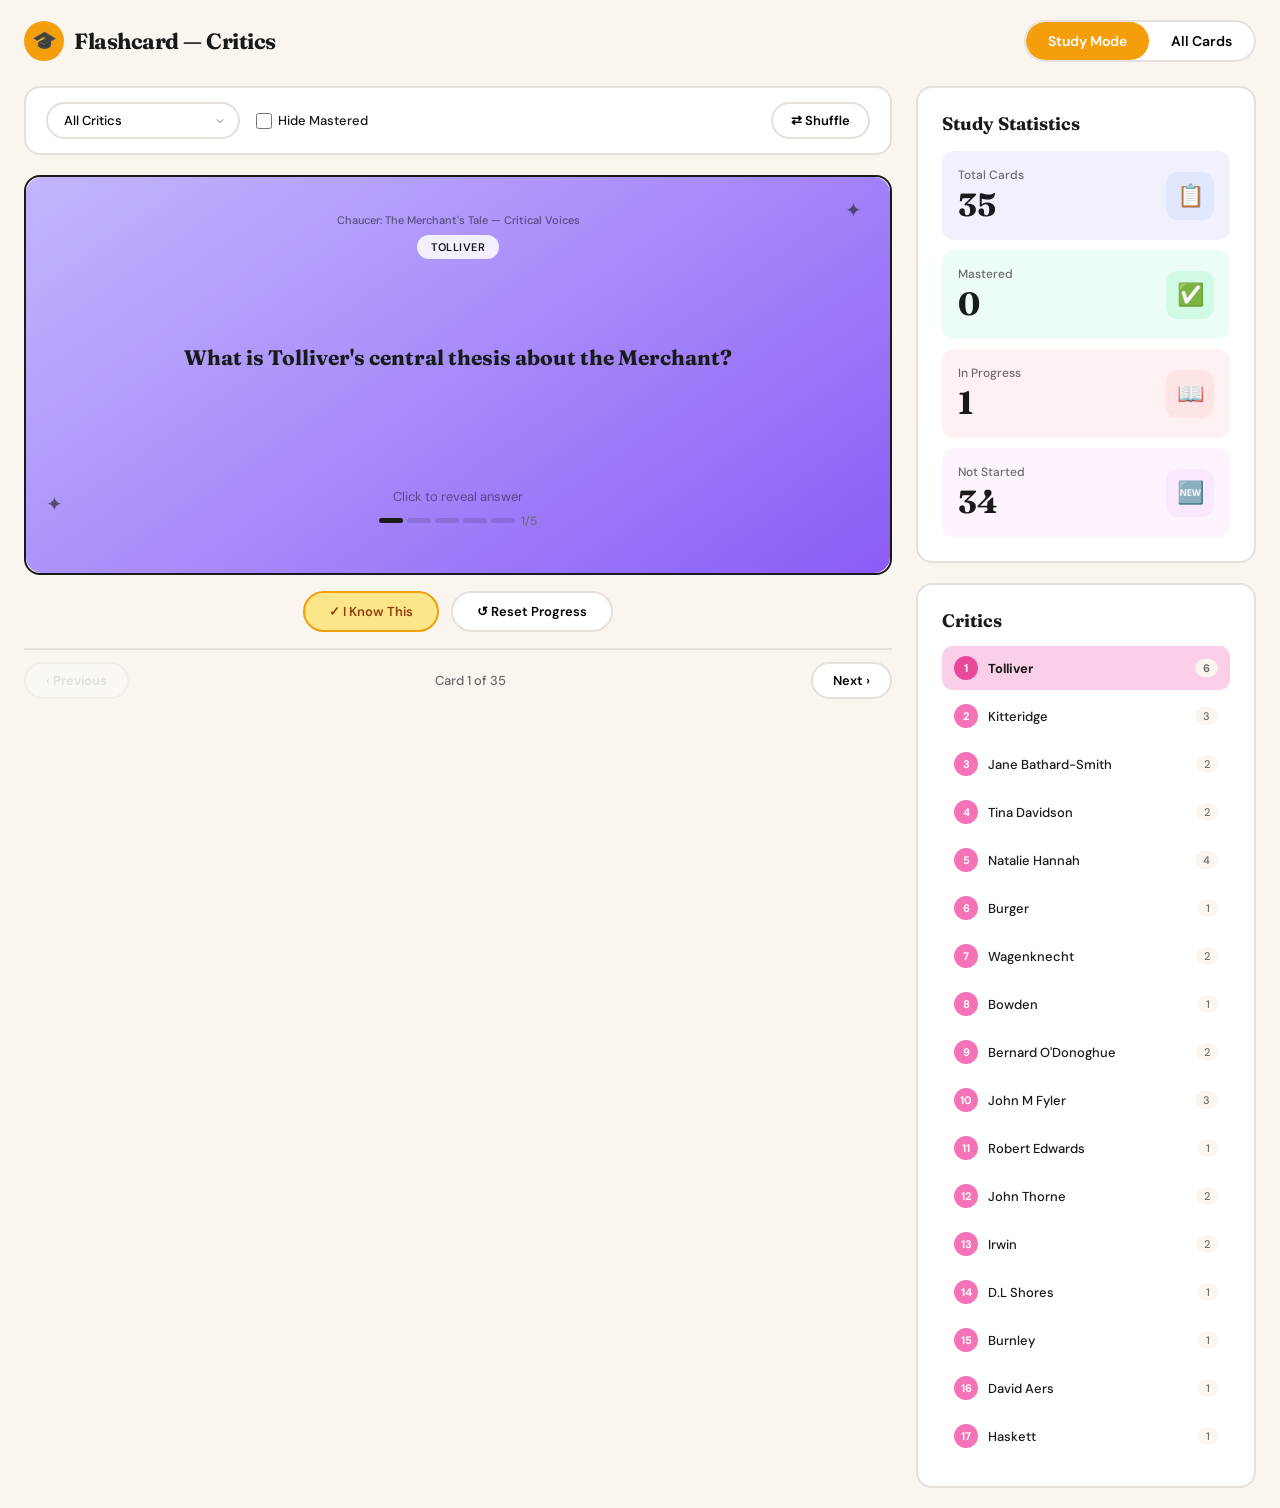
<file: flashcards_chaucer_critics (1).html>
<!DOCTYPE html>
<html lang="en">
<head>
<meta charset="UTF-8">
<meta name="viewport" content="width=device-width, initial-scale=1.0">
<title>Flashcard — Chaucer: The Merchant's Tale — Critical Voices</title>
<link href="https://fonts.googleapis.com/css2?family=DM+Sans:ital,opsz,wght@0,9..40,300;0,9..40,400;0,9..40,500;0,9..40,600;0,9..40,700;1,9..40,400&family=Fraunces:opsz,wght@9..144,400;9..144,600;9..144,700;9..144,800&display=swap" rel="stylesheet">
<style>
*{margin:0;padding:0;box-sizing:border-box}
:root{--bg:#faf5ef;--card-bg:#fff;--text:#1a1a1a;--text-muted:#6b6b6b;--pink:#f472b6;--pink-light:#fbcfe8;--pink-hot:#ec4899;--gold:#f59e0b;--gold-light:#fde68a;--green:#34d399;--green-bg:#d1fae5;--blue:#818cf8;--blue-bg:#e0e7ff;--red:#fb7185;--red-bg:#ffe4e6;--magenta:#f0abfc;--magenta-bg:#fae8ff;--border:#e5e0da;--radius:16px}
body{font-family:'DM Sans',sans-serif;background:var(--bg);color:var(--text);min-height:100vh}
h1,h2,h3{font-family:'Fraunces',serif}
.app{max-width:1320px;margin:0 auto;padding:20px 24px}
.header{display:flex;justify-content:space-between;align-items:center;margin-bottom:24px}
.logo{display:flex;align-items:center;gap:10px}
.logo-icon{width:40px;height:40px;background:var(--gold);border-radius:50%;display:flex;align-items:center;justify-content:center;font-size:20px}
.logo h1{font-size:22px;font-weight:700;letter-spacing:-0.5px}
.mode-toggle{display:flex;background:var(--card-bg);border:2px solid var(--border);border-radius:40px;overflow:hidden}
.mode-btn{padding:10px 22px;border:none;background:transparent;font-family:'DM Sans',sans-serif;font-size:14px;font-weight:600;cursor:pointer;transition:all .2s}
.mode-btn.active{background:var(--gold);color:#fff;border-radius:40px}
.main{display:grid;grid-template-columns:1fr 340px;gap:24px}
@media(max-width:900px){.main{grid-template-columns:1fr}.sidebar{order:-1}}
.toolbar{display:flex;align-items:center;gap:16px;padding:14px 20px;background:var(--card-bg);border:2px solid var(--border);border-radius:var(--radius);margin-bottom:20px;flex-wrap:wrap}
.cat-select{padding:8px 16px;border:2px solid var(--border);border-radius:30px;font-family:'DM Sans',sans-serif;font-size:13px;font-weight:500;background:var(--card-bg);cursor:pointer;appearance:none;background-image:url("data:image/svg+xml,%3Csvg xmlns='http://www.w3.org/2000/svg' width='12' height='12' viewBox='0 0 24 24' fill='none' stroke='%236b6b6b' stroke-width='2'%3E%3Cpath d='M6 9l6 6 6-6'/%3E%3C/svg%3E");background-repeat:no-repeat;background-position:right 12px center;padding-right:32px}
.hide-mastered{display:flex;align-items:center;gap:6px;font-size:13px;font-weight:500;cursor:pointer;user-select:none}
.hide-mastered input{width:16px;height:16px;accent-color:var(--pink-hot)}
.shuffle-btn{margin-left:auto;padding:8px 18px;border:2px solid var(--border);border-radius:30px;background:var(--card-bg);font-family:'DM Sans',sans-serif;font-size:13px;font-weight:600;cursor:pointer;display:flex;align-items:center;gap:6px;transition:all .15s}
.shuffle-btn:hover{background:var(--gold-light);border-color:var(--gold)}
.card-container{perspective:1200px;margin-bottom:16px}
.flashcard{position:relative;min-height:400px;border-radius:var(--radius);border:2.5px solid var(--text);cursor:pointer;transform-style:preserve-3d;transition:transform .5s cubic-bezier(.4,.2,.2,1);user-select:none}
.flashcard.flipped{transform:rotateY(180deg)}
.card-face{position:absolute;inset:0;border-radius:var(--radius);backface-visibility:hidden;padding:36px 32px;display:flex;flex-direction:column;overflow-y:auto}
.card-front{background:linear-gradient(145deg,#c4b5fd,#a78bfa,#8b5cf6);color:var(--text)}
.card-back{background:linear-gradient(145deg,#fde68a,#fbbf24,#f59e0b);transform:rotateY(180deg);color:var(--text)}
.card-category{display:inline-block;padding:5px 14px;background:rgba(255,255,255,.85);border-radius:20px;font-size:11px;font-weight:600;text-transform:uppercase;letter-spacing:.5px;align-self:center;margin-bottom:20px}
.card-section{font-size:11px;font-weight:500;color:rgba(0,0,0,.5);text-align:center;margin-bottom:8px}
.card-question{font-family:'Fraunces',serif;font-size:21px;font-weight:700;line-height:1.35;text-align:center;margin:auto 0;padding:10px 0}
.card-hint{text-align:center;font-size:13px;color:rgba(0,0,0,.45);margin-top:auto}
.card-back .card-category{background:rgba(255,255,255,.7)}
.card-answer{font-size:14.5px;line-height:1.7;margin:8px 0;flex:1}
.card-answer strong{font-weight:700}
.card-answer ul{padding-left:18px;margin:6px 0}
.card-answer li{margin:5px 0}
.card-answer .quote{font-style:italic;background:rgba(255,255,255,.35);padding:6px 12px;border-radius:8px;border-left:3px solid rgba(0,0,0,.2);margin:8px 0;display:block;line-height:1.6}
.card-answer .link-quote{font-size:12px;background:rgba(0,0,0,.06);padding:8px 12px;border-radius:8px;border-left:3px solid var(--blue);margin:10px 0;display:block;line-height:1.5}
.card-answer .link-quote strong{color:#4338ca}
.sparkle{position:absolute;font-size:20px;opacity:.6}
.sparkle-1{top:20px;right:28px}
.sparkle-2{bottom:56px;left:20px}
.progress-bar{display:flex;align-items:center;justify-content:center;gap:6px;padding:8px 0}
.progress-bar span{font-size:12px;color:var(--text-muted);font-weight:500}
.progress-dots{display:flex;gap:4px}
.progress-dot{width:24px;height:5px;border-radius:3px;background:rgba(0,0,0,.12);transition:background .2s}
.progress-dot.filled{background:var(--text)}
.actions{display:flex;justify-content:center;gap:12px;margin:12px 0 16px}
.action-btn{padding:10px 24px;border-radius:30px;border:2px solid var(--border);background:var(--card-bg);font-family:'DM Sans',sans-serif;font-size:13px;font-weight:600;cursor:pointer;display:flex;align-items:center;gap:6px;transition:all .15s}
.action-btn:hover{transform:translateY(-1px);box-shadow:0 2px 8px rgba(0,0,0,.08)}
.action-btn.know{background:var(--gold-light);border-color:var(--gold);color:#92400e}
.action-btn.know:hover{background:var(--gold)}
.action-btn.reset:hover{background:#fee2e2;border-color:var(--red)}
.nav{display:flex;justify-content:space-between;align-items:center;padding:12px 0;border-top:2px solid var(--border)}
.nav-btn{padding:8px 20px;border:2px solid var(--border);border-radius:30px;background:var(--card-bg);font-family:'DM Sans',sans-serif;font-size:13px;font-weight:600;cursor:pointer;display:flex;align-items:center;gap:4px;transition:all .15s}
.nav-btn:hover:not(:disabled){background:var(--gold-light);border-color:var(--gold)}
.nav-btn:disabled{opacity:.35;cursor:not-allowed}
.nav-count{font-size:13px;color:var(--text-muted);font-weight:500}
.sidebar{display:flex;flex-direction:column;gap:20px}
.stats-box{background:var(--card-bg);border:2px solid var(--border);border-radius:var(--radius);padding:24px}
.stats-box h2{font-size:18px;font-weight:700;margin-bottom:16px}
.stat-card{display:flex;align-items:center;justify-content:space-between;padding:16px;border-radius:12px;margin-bottom:10px}
.stat-card:last-child{margin-bottom:0}
.stat-label{font-size:12px;font-weight:500;color:var(--text-muted)}
.stat-value{font-size:32px;font-weight:700;font-family:'Fraunces',serif;margin-top:2px}
.stat-icon{width:48px;height:48px;border-radius:12px;display:flex;align-items:center;justify-content:center;font-size:22px}
.stat-total .stat-icon{background:var(--blue-bg);color:var(--blue)}
.stat-total{background:#f0f0ff}
.stat-mastered .stat-icon{background:var(--green-bg);color:var(--green)}
.stat-mastered{background:#ecfdf5}
.stat-progress .stat-icon{background:var(--red-bg);color:var(--red)}
.stat-progress{background:#fff1f2}
.stat-new .stat-icon{background:var(--magenta-bg);color:var(--magenta)}
.stat-new{background:#fdf4ff}
.sections-box{background:var(--card-bg);border:2px solid var(--border);border-radius:var(--radius);padding:24px}
.sections-box h2{font-size:18px;font-weight:700;margin-bottom:14px}
.section-item{display:flex;align-items:center;gap:10px;padding:10px 12px;border-radius:10px;cursor:pointer;transition:all .15s;font-size:13px;font-weight:500;margin-bottom:4px}
.section-item:hover{background:var(--pink-light)}
.section-item.active{background:var(--pink-light);font-weight:700}
.section-num{width:24px;height:24px;border-radius:50%;background:var(--pink);color:#fff;display:flex;align-items:center;justify-content:center;font-size:11px;font-weight:700;flex-shrink:0}
.section-item.active .section-num{background:var(--pink-hot)}
.section-count{margin-left:auto;font-size:11px;color:var(--text-muted);background:var(--bg);padding:2px 8px;border-radius:10px}
.all-cards-grid{display:grid;grid-template-columns:repeat(auto-fill,minmax(300px,1fr));gap:16px;margin-top:20px}
.mini-card{background:var(--card-bg);border:2px solid var(--border);border-radius:var(--radius);padding:20px;cursor:pointer;transition:all .2s}
.mini-card:hover{transform:translateY(-2px);box-shadow:0 4px 16px rgba(0,0,0,.08);border-color:var(--pink)}
.mini-card .mc-cat{font-size:10px;font-weight:600;text-transform:uppercase;letter-spacing:.5px;color:var(--pink-hot);margin-bottom:6px}
.mini-card .mc-q{font-family:'Fraunces',serif;font-size:15px;font-weight:600;margin-bottom:8px;line-height:1.4}
.mini-card .mc-status{font-size:11px;padding:3px 10px;border-radius:20px;display:inline-block;font-weight:600}
.mc-status.mastered{background:var(--green-bg);color:#065f46}
.mc-status.in-progress{background:var(--gold-light);color:#92400e}
.mc-status.not-started{background:#f3f4f6;color:#6b7280}
.all-cards-header{display:flex;justify-content:space-between;align-items:center;flex-wrap:wrap;gap:12px}
.all-cards-header h2{font-family:'Fraunces',serif;font-size:24px}
.search-box{padding:10px 18px;border:2px solid var(--border);border-radius:30px;font-family:'DM Sans',sans-serif;font-size:13px;width:260px;background:var(--card-bg)}
.search-box:focus{outline:none;border-color:var(--pink)}
.hidden{display:none!important}
.card-face::-webkit-scrollbar{width:6px}
.card-face::-webkit-scrollbar-thumb{background:rgba(0,0,0,.15);border-radius:3px}
</style>
</head>
<body>
<div class="app">
  <div class="header">
    <div class="logo"><div class="logo-icon">🎓</div><h1>Flashcard — Critics</h1></div>
    <div class="mode-toggle">
      <button class="mode-btn active" onclick="setMode('study')">Study Mode</button>
      <button class="mode-btn" onclick="setMode('all')">All Cards</button>
    </div>
  </div>
  <div id="studyMode">
    <div class="main">
      <div class="study-area">
        <div class="toolbar">
          <select class="cat-select" id="catSelect" onchange="filterCards()"></select>
          <label class="hide-mastered"><input type="checkbox" id="hideMastered" onchange="filterCards()"> Hide Mastered</label>
          <button class="shuffle-btn" onclick="shuffleCards()">⇄ Shuffle</button>
        </div>
        <div class="card-container">
          <div class="flashcard" id="flashcard" onclick="flipCard()">
            <div class="card-face card-front">
              <div class="card-section" id="cardSection"></div>
              <div class="card-category" id="cardCategory"></div>
              <div class="card-question" id="cardQuestion"></div>
              <div class="card-hint">Click to reveal answer</div>
              <div class="sparkle sparkle-1">✦</div>
              <div class="sparkle sparkle-2">✦</div>
              <div class="progress-bar"><div class="progress-dots" id="progressDots"></div><span id="progressText">0/5</span></div>
            </div>
            <div class="card-face card-back">
              <div class="card-category" id="cardCategoryBack">Answer</div>
              <div class="card-answer" id="cardAnswer"></div>
              <div class="card-hint">Click to flip back</div>
            </div>
          </div>
        </div>
        <div class="actions">
          <button class="action-btn know" onclick="markKnown()">✓ I Know This</button>
          <button class="action-btn reset" onclick="resetCard()">↺ Reset Progress</button>
        </div>
        <div class="nav">
          <button class="nav-btn" id="prevBtn" onclick="prevCard()">‹ Previous</button>
          <span class="nav-count" id="navCount">Card 1 of 20</span>
          <button class="nav-btn" id="nextBtn" onclick="nextCard()">Next ›</button>
        </div>
      </div>
      <div class="sidebar">
        <div class="stats-box">
          <h2>Study Statistics</h2>
          <div class="stat-card stat-total"><div><div class="stat-label">Total Cards</div><div class="stat-value" id="statTotal">0</div></div><div class="stat-icon">📋</div></div>
          <div class="stat-card stat-mastered"><div><div class="stat-label">Mastered</div><div class="stat-value" id="statMastered">0</div></div><div class="stat-icon">✅</div></div>
          <div class="stat-card stat-progress"><div><div class="stat-label">In Progress</div><div class="stat-value" id="statProgress">0</div></div><div class="stat-icon">📖</div></div>
          <div class="stat-card stat-new"><div><div class="stat-label">Not Started</div><div class="stat-value" id="statNew">0</div></div><div class="stat-icon">🆕</div></div>
        </div>
        <div class="sections-box"><h2>Critics</h2><div id="sectionList"></div></div>
      </div>
    </div>
  </div>
  <div id="allCardsMode" class="hidden">
    <div class="all-cards-header">
      <h2>All Flashcards</h2>
      <input type="text" class="search-box" placeholder="Search cards..." oninput="searchCards(this.value)">
    </div>
    <div class="all-cards-grid" id="allCardsGrid"></div>
  </div>
</div>

<script>
const TOPIC = "Chaucer: The Merchant's Tale — Critical Voices";

const sections = [
  { id: 1, title: "Tolliver" },
  { id: 2, title: "Kitteridge" },
  { id: 3, title: "Jane Bathard-Smith" },
  { id: 4, title: "Tina Davidson" },
  { id: 5, title: "Natalie Hannah" },
  { id: 6, title: "Burger" },
  { id: 7, title: "Wagenknecht" },
  { id: 8, title: "Bowden" },
  { id: 9, title: "Bernard O'Donoghue" },
  { id: 10, title: "John M Fyler" },
  { id: 11, title: "Robert Edwards" },
  { id: 12, title: "John Thorne" },
  { id: 13, title: "Irwin" },
  { id: 14, title: "D.L Shores" },
  { id: 15, title: "Burnley" },
  { id: 16, title: "David Aers" },
  { id: 17, title: "Haskett" },
];

const cards = [

  // ===== 1. TOLLIVER =====
  {
    section: 1,
    question: "What is Tolliver's central thesis about the Merchant?",
    answer: `<span class="quote">Tolliver's central thesis: the Merchant is a <strong>misogynist</strong> whose bitterness toward women and marriage stems from his own emotional and perceptual <strong>"blindness"</strong>, and he <strong>projects this blindness onto January</strong>, the protagonist of his tale.</span>
<strong>Key Argument:</strong><ul>
<li>The Merchant's hatred of women is not objective truth — it is a <strong>product of his own marital disillusionment</strong>.</li>
<li>He <strong>creates January in his own image</strong>: both are blind to reality, both cling to illusions, and both refuse correction.</li>
<li>The tale is not just about January's foolishness — it is the Merchant <strong>unconsciously revealing his own flaws</strong> through his fiction.</li></ul>
<span class="link-quote"><strong>Link to text:</strong> The Merchant is himself in "dette" and hides behind a façade of prosperity — just as January hides behind fantasies of marital bliss. Both men depend on others not seeing the truth.</span>
<strong>Exam Use:</strong> Tolliver's thesis reframes the entire tale: it's not just a story about a foolish old man — it's a psychological self-portrait of the narrator. The Merchant "participates in the blindness of his creature January."`
  },
  {
    section: 1,
    question: "How does Tolliver use the theme of 'sight' and 'blindness' across the tale?",
    answer: `<span class="quote">"Through January's physical sight...the Merchant's dependence on others' blindness allows him to maintain his secrecy."</span>
<strong>Three Layers of Blindness:</strong><ul>
<li><strong>January's mental blindness</strong> — he cannot see the reality of his marriage, his age, or May's true nature. This <strong>parallels his later physical blinding</strong> by Fortune.</li>
<li><strong>The Merchant's emotional blindness</strong> — he cannot see that his bitter narration reveals more about <strong>himself</strong> than about women. He depends on others' blindness to maintain his "façade."</li>
<li><strong>May's blindness</strong> — in Tolliver's reading, May is also "blind" in that she is reduced to a commodity with no inner life the narrator cares to explore.</li></ul>
<span class="quote">"The Merchant is blind, January is blind, and in some ways, May is blind; however, <strong>the audience is not</strong>."</span>
<span class="link-quote"><strong>Link to text:</strong> When January is struck blind, the narrator calls it "sweet venom!" — an oxymoron. And May on her wedding night is "stille as stoon," only for January later to become "as blynd as is a stoon" — the stone motif tracks the inversion of who is truly blind.</span>
<strong>Exam Use:</strong> Tolliver argues the audience occupies a privileged position — we see what all the characters (and the narrator) cannot. This is Chaucer's dramatic irony at its deepest level.`
  },
  {
    section: 1,
    question: "What does Tolliver mean by calling May 'currency' and 'property'?",
    answer: `<span class="quote">"May is his <strong>property</strong>" / May is "<strong>currency</strong>"</span>
<strong>Analysis:</strong><ul>
<li>January has a strictly <strong>mercantile interest</strong> in May — he <strong>"buys her only to spend her for Heaven on earth."</strong></li>
<li>January <strong>"shops" for his bride</strong> by scouring the marketplace, "much like a merchant would comparison-shop to evaluate his options before purchasing a specific item."</li>
<li>The <strong>Chaucerian irony</strong> is devastating: the Merchant, of all people, <strong>should know the difference between an object's appearance and its actual worth</strong> — yet he (through January) is fooled by surfaces.</li>
<li>May is not a person in this economy — she is a <strong>commodity to be purchased, spent, and consumed</strong>.</li></ul>
<span class="link-quote"><strong>Link to text:</strong> January revolves women before him like goods in a "mirour" in the marketplace. He wants "many a fair shap and many a fair visage" — rhetorical balance that treats women as interchangeable merchandise. The "old boef / tendre veel" metaphor reduces May to meat for consumption.</span>
<strong>Exam Use:</strong> Tolliver connects the Merchant's profession to the tale's deepest critique — marriage as commercial transaction. The irony that a merchant cannot appraise true value is the tale's central joke.`
  },
  {
    section: 1,
    question: "How does Tolliver read the wax key episode as the tale's symbolic climax?",
    answer: `<span class="quote">"The wax impression of a key May gives her lover, Damyan, allows him into her garden unbeknownst to January. He is physically blind to Damyan's entrance and mentally blind to her adultery."</span>
<span class="quote">"When January <strong>treats [May] like wax</strong>, he is, in effect, trying also to <strong>convert her into coin, so as to spend her</strong>."</span>
<strong>Analysis:</strong><ul>
<li>Tolliver connects <strong>two wax images</strong>: January wants to mould May like "wex" (passive material) — but May uses actual wax to <strong>copy the key and betray him</strong>.</li>
<li>The wax that represents January's <strong>desire to control</strong> becomes the instrument of his <strong>loss of control</strong>.</li>
<li>January is <strong>physically blind</strong> to Damyan's entrance through the copied key, and <strong>mentally blind</strong> to what May is doing — double blindness.</li>
<li>May <strong>controls who sees her and when</strong> — the gaze is inverted. She is no longer the passive object in the "mirour."</li></ul>
<span class="link-quote"><strong>Link to text:</strong> "In warm wex hath emprented the clyket" — the "clicket" / "wicket" rhyme tracks the transfer of sexual power. The phallic key changes hands from January to Damyan via May's agency.</span>
<strong>Exam Use:</strong> Tolliver's wax reading is the most elegant critical link in the tale: commodity → control → rebellion, all expressed through a single material (wax).`
  },
  {
    section: 1,
    question: "What does Tolliver mean by 'the Merchant participates in the blindness of his creature January'?",
    answer: `<span class="quote">"The Merchant <strong>participates in the blindness of his creature January</strong> in not realizing the extent to which he is talking of his own sore in the tale."</span>
<span class="quote">"January serves as a <strong>vehicle for the Merchant</strong>, whose attitudes, opinions, and perceptions of women classify him undoubtedly as a motley-clad misogynist."</span>
<strong>Analysis:</strong><ul>
<li>The Merchant thinks he is telling a story about <strong>someone else's</strong> foolishness — but he is <strong>unconsciously confessing his own</strong>.</li>
<li>Both men are offered <strong>opportunities to adjust their visions</strong> — January by Justinus, the Merchant by the tale's own ironies — but <strong>both refuse correction</strong>. "The Merchant refuses correction for them both because it is he who fashions January's perceptions."</li>
<li>Each man is <strong>"convinced himself his disillusionment is the truth"</strong> — they mistake bitterness for wisdom.</li>
<li>The Merchant <strong>"becomes a misogynist because of his own emotional blindness, and eventually translates his hatred of women into a self-hatred."</strong></li></ul>
<span class="link-quote"><strong>Link to text:</strong> Justinus warns "ye shal nat plesen hire" — good advice actively rejected in favour of Placebo's flattery ("I consente and conferme everydeel"). The Merchant, narrating, cannot see that he too rejects the truth.</span>
<strong>Exam Use:</strong> This is Tolliver's most quotable insight. The Merchant is Chaucer's greatest unreliable narrator — a man who tells a story to condemn women but ends up condemning himself.`
  },

  // ===== 2. KITTERIDGE =====
  {
    section: 2,
    question: "What does Kitteridge mean by calling the tale 'a warning about recklessly undertaking the commitment of marriage'?",
    answer: `<span class="quote">"<strong>Fabliau is a warning about recklessly undertaking the commitment of marriage.</strong>"</span>
<strong>Analysis:</strong><ul>
<li>Kitteridge reads the tale primarily as a <strong>fabliau</strong> — a bawdy comic genre that teaches through humiliation and laughter.</li>
<li>The "warning" has <strong>two targets</strong>:<br>
— <strong>Januarie:</strong> humorously unrealistic expectations of marriage and inability to satisfy his wife.<br>
— <strong>The Merchant:</strong> his obsession with deceitful women, echoed by the Host in the epilogue ("sleightes and subtilitees").</li>
<li>The warning is not just "don't marry badly" — it's <strong>"don't marry recklessly,"</strong> i.e. without self-knowledge, without "avisement" (Justinus' advice).</li></ul>
<span class="link-quote"><strong>Link to text:</strong> Justinus explicitly warns "Don't take a wyf withouten avisement" — the tale dramatises what happens when this advice is ignored. The crude climax ("pullen up the smok, and in he throng") is pure fabliau punishment for January's delusions.</span>
<strong>Exam Use:</strong> Kitteridge grounds the tale in genre. Calling it a "fabliau warning" helps frame exam arguments about purpose — Chaucer uses comedy as moral instruction.`
  },
  {
    section: 2,
    question: "What does Kitteridge mean by 'a kind of human comedy' and the Canterbury context?",
    answer: `<span class="quote">"The tale is <strong>a kind of human comedy</strong>."</span>
<span class="quote">"We ought not merely to consider the general appropriateness of each tale to the character of the teller: we should also inquire whether the tale is not determined, to some extent, by the <strong>circumstances — by the situation at the moment</strong>, by something that another Pilgrim has said or done, by the turn of a discussion already under way."</span>
<strong>Analysis:</strong><ul>
<li><strong>"Human comedy"</strong> — the tale is comic not because it is trivial, but because it captures <strong>universal human folly</strong>: self-deception, lust, vanity, and the gap between what we want to believe and what is true.</li>
<li>Kitteridge insists we must read the tale <strong>within the Canterbury framework</strong> — it is a <strong>dramatic response</strong> to other pilgrims, not a standalone story.</li>
<li>The Merchant tells this tale because of <strong>his own situation</strong> (two months married, bitter, disillusioned) — the tale is shaped by the teller's emotional state.</li>
<li>This is the foundation of the <strong>"dramatic principle"</strong> in Chaucer criticism: tales are not just stories but <strong>performances</strong> by specific characters in specific moments.</li></ul>
<span class="link-quote"><strong>Link to text:</strong> The Host's epilogue proves Kitteridge's point — Harry Bailey responds to the tale by complaining about his own wife ("labbing shrewe"), showing the tale provokes personal reactions from its audience. The "discussion already under way" continues.</span>
<strong>Exam Use:</strong> Kitteridge's dramatic principle is foundational. Use it to argue that the Merchant's bitterness, not Chaucer's views, shapes the tale — the narrator matters as much as the narrative.`
  },

  // ===== 3. JANE BATHARD-SMITH =====
  {
    section: 3,
    question: "What does Bathard-Smith mean by 'utterly disillusioned by marriage'?",
    answer: `<span class="quote">"The Merchant is <strong>utterly disillusioned by marriage</strong>," having been married only "<strong>thise monthes two</strong>."</span>
<strong>Analysis:</strong><ul>
<li><strong>"Utterly disillusioned"</strong> — total, complete loss of faith in the institution. Not a mild complaint but an <strong>absolute rejection</strong> of marriage as a source of happiness.</li>
<li>The qualifier <strong>"thise monthes two"</strong> is crucial: Bathard-Smith draws attention to the <strong>comic absurdity</strong> — only two months in, and already "utterly" disillusioned. The speed of his disillusionment undermines his authority.</li>
<li>This connects to Kitteridge's "reckless" reading — the Merchant rushed in without self-knowledge and now projects his personal failure onto all women and all marriages.</li></ul>
<span class="link-quote"><strong>Link to text:</strong> The Merchant calls his wife a "shrewe" and claims "we wedded men live in sorwe and care" — the plural "we" universalises what is actually a very brief, very personal experience. His "utter disillusionment" is disproportionate to his evidence.</span>
<strong>Exam Use:</strong> Bathard-Smith's phrase is quotable and concise — perfect for an intro or conclusion. It captures the Merchant's defining characteristic in five words: total bitterness from minimal experience.`
  },

  // ===== 4. TINA DAVIDSON =====
  {
    section: 4,
    question: "What does Davidson mean by May's 'triumph mocks the inappropriateness of aged posturing'?",
    answer: `<span class="quote">May's "<strong>triumph mocks the inappropriateness of aged posturing</strong>."</span>
<strong>Analysis:</strong><ul>
<li><strong>"Triumph"</strong> — Davidson reads the ending as May's <strong>victory</strong>, not just her escape. She wins the contest of wits, controls the narrative, and walks away with everything.</li>
<li><strong>"Aged posturing"</strong> — January's attempts to play the young lover, the virile husband, the romantic gardener are all <strong>postures</strong> — performances of youth and vitality that his body and mind cannot sustain.</li>
<li><strong>"Inappropriateness"</strong> — the mismatch between January's age and his desires is not just foolish but <strong>socially and sexually inappropriate</strong>. Davidson implies the tale punishes him for this transgression.</li>
<li><strong>"Mocks"</strong> — May's success is not just practical but <strong>satirical</strong>. The pear-tree episode is a public humiliation that exposes January's pretensions.</li></ul>
<span class="link-quote"><strong>Link to text:</strong> January is "old and hoor" with skin "lyk to the skin of a houndfish" — yet he dreams of a "lusty lyf" with "tendre veel." The physical grotesqueness (houndfish) versus the romantic fantasy (lusty lyf) is exactly the "aged posturing" Davidson identifies. May climbing on his back to reach Damyan is the ultimate mock — he literally supports the act that humiliates him.</span>
<strong>Exam Use:</strong> Davidson gives you a feminist reading of the ending. May's triumph is the tale's comic justice — aged posturing is mocked, not mourned.`
  },

  // ===== 5. NATALIE HANNAH =====
  {
    section: 5,
    question: "What does Hannah reveal through the word-count analysis — 'wyf' 61 times vs 'sire' 4 times?",
    answer: `<span class="quote"><strong>"Wyf"</strong> appears <strong>61 times</strong> in the tale. <strong>"Sire"</strong> (husband) appears only <strong>4 times</strong>.</span>
<strong>Analysis:</strong><ul>
<li>The <strong>overwhelming dominance of "wyf"</strong> reveals the tale's obsessive focus on <strong>women and wifehood</strong> — everything is filtered through the lens of what a wife is, does, and represents.</li>
<li>The near-absence of <strong>"sire"</strong> (husband) shows that the <strong>husband's role is barely examined</strong>. January is not interrogated as a husband — only May is interrogated as a wife.</li>
<li>This asymmetry is the <strong>Merchant's bias made visible through data</strong>: he scrutinises women relentlessly while leaving male behaviour unexamined.</li>
<li>Hannah also notes <strong>"wedded man" is found in place of "husband"</strong> — the Merchant avoids the word "husband" and replaces it with "wedded man," which frames marriage as something <strong>done to men</strong>, not a role men actively occupy.</li></ul>
<span class="link-quote"><strong>Link to text:</strong> "We wedded men live in sorwe and care" — the Merchant's preferred term is always "wedded men" (passive victims of marriage), never "husbands" (active participants in a relationship). The language itself encodes his victim mentality.</span>
<strong>Exam Use:</strong> Hannah's word count is a powerful piece of evidence for linguistic analysis essays. It makes the Merchant's misogynistic bias empirically visible — not just interpretive but measurable.`
  },
  {
    section: 5,
    question: "What does Hannah mean by 'marital debt' and 'cannot satisfy his wife'?",
    answer: `<span class="quote">"<strong>Marital debt</strong>" / January "<strong>cannot satisfy his wife</strong>."</span>
<strong>Analysis:</strong><ul>
<li>The <strong>"marital debt"</strong> (<em>debitum conjugale</em>) was a medieval theological concept: both spouses owed each other <strong>sexual availability</strong>. It was a mutual obligation, not one-sided.</li>
<li>Hannah argues January <strong>cannot pay his side of the debt</strong> — he is physically incapable of satisfying May sexually. His age and decrepitude make him a <strong>debtor in his own marriage</strong>.</li>
<li>This is deeply ironic given the Merchant's own secret <strong>"dette"</strong> — the narrator is financially bankrupt; his creation is sexually bankrupt. Both are men who <strong>cannot pay what they owe</strong>.</li>
<li>May's adultery can be read not just as betrayal but as <strong>seeking payment elsewhere</strong> when the husband defaults on the marital debt.</li></ul>
<span class="link-quote"><strong>Link to text:</strong> Justinus warns "ye shal nat plesen hire" — a direct prediction of January's sexual failure. The "clicket" / "wicket" rhyme's irony is that the "perfect rhyme" masks an imperfect sex life — January holds the key but cannot perform.</span>
<strong>Exam Use:</strong> Hannah's "marital debt" argument reframes May's adultery theologically — it's not just sin but a response to January's failure to fulfil his own obligations. This complicates simple misogynistic readings.`
  },

  // ===== 6. BURGER =====
  {
    section: 6,
    question: "What does Burger mean by calling the tale an 'original aesthetic vehicle' for the Merchant's cynicism?",
    answer: `<span class="quote">"Chaucer creates an <strong>original aesthetic vehicle</strong>...to express the <strong>cynicism of the Merchant-narrator</strong>, whose consciousness of the difference between <strong>words and reality</strong> would perhaps be all the keener for a man who, while in debt, was <strong>sownynge alwey th'encrees of his wynnyng</strong>."</span>
<strong>Analysis:</strong><ul>
<li><strong>"Original aesthetic vehicle"</strong> — Burger argues Chaucer invented a <strong>new kind of story</strong> for the Merchant — not a standard fabliau or romance but something uniquely shaped by the narrator's bitterness.</li>
<li><strong>"Words and reality"</strong> — the Merchant is acutely aware that <strong>language can deceive</strong>. He talks up his profits ("sownynge alwey th'encrees of his wynnyng") while secretly bankrupt. He knows the gap between what is said and what is true.</li>
<li><strong>The irony:</strong> a man who professionally manipulates the gap between appearance and reality <strong>should</strong> see through January's illusions — but he cannot see through his own. His cynicism about words does not protect him from self-deception.</li>
<li>The tale becomes an <strong>"aesthetic vehicle"</strong> for this contradiction — a bitter narrator who sees deception everywhere except in the mirror.</li></ul>
<span class="link-quote"><strong>Link to text:</strong> The Merchant is "so witty no one knew he was in dette" — Burger's point exactly. A man skilled at concealing financial truth cannot recognise when he is concealing emotional truth. The "Flaundryssh bever hat" is the outward show; the "dette" is the hidden reality.</span>
<strong>Exam Use:</strong> Burger gives you sophisticated critical vocabulary. "Aesthetic vehicle" elevates your analysis from plot summary to literary criticism — the tale's form is shaped by the narrator's psychology.`
  },

  // ===== 7. WAGENKNECHT =====
  {
    section: 7,
    question: "What does Wagenknecht mean by 'trust the tale, not the teller'?",
    answer: `<span class="quote">"The reader is asked to <strong>trust the tale, not the teller</strong>."</span>
<strong>Analysis:</strong><ul>
<li>This echoes D.H. Lawrence's famous dictum and applies it directly to the Merchant's Tale: the <strong>Merchant's interpretation of his own story is not reliable</strong>.</li>
<li>The Merchant <strong>thinks</strong> he is telling a story about women's deceit — but the tale <strong>actually reveals</strong> male self-deception, patriarchal entitlement, and the commodification of women.</li>
<li><strong>"Trust the tale"</strong> = look at what the narrative <em>shows</em> (January's foolishness, May's resourcefulness, the ironic Edenic parallels), not what the narrator <em>claims</em> (that women are evil).</li>
<li>This is a foundational principle for reading <strong>any unreliable narrator</strong> — the story always contains more truth than the storyteller intends.</li></ul>
<span class="link-quote"><strong>Link to text:</strong> The Merchant describes Damyan as "lyk to the naddre in bosom sly untrewe" — he thinks he's condemning Damyan, but the serpent imagery actually ties into a larger Edenic framework that condemns January's hubris. The tale says more than the teller knows.</span>
<strong>Exam Use:</strong> Wagenknecht gives you a one-line critical thesis you can deploy across any essay: the Merchant is an unreliable narrator, so we must read against his intentions. Short, memorable, universally applicable.`
  },

  // ===== 8. BOWDEN =====
  {
    section: 8,
    question: "How does Bowden's description of medieval merchants illuminate the Merchant's character?",
    answer: `<span class="quote">"The typical medieval merchants, who were engaged in the wholesale traffic of wool, hides, cloth, iron and tin were also <strong>bankers and money-lenders of the nation</strong>."</span>
<strong>Analysis:</strong><ul>
<li>Bowden provides <strong>historical context</strong>: medieval merchants were not just traders — they were the <strong>financial infrastructure</strong> of England. They dealt in credit, debt, and risk.</li>
<li>This makes the Merchant's secret <strong>"dette"</strong> even more damning: a man whose profession is <strong>managing money</strong> cannot manage his own finances. Professional failure mirrors personal failure.</li>
<li>The merchant class was associated with <strong>calculation, appraisal, and valuation</strong> — skills that should protect against being deceived by appearances. Yet January (the Merchant's creation) is fooled by the most basic surface illusion: a pretty face.</li>
<li>Bowden's context also illuminates the <strong>commodification of May</strong>: in a world where merchants trade in "wool, hides, cloth," treating a wife as another commodity is not metaphorical — it reflects a real economic mentality.</li></ul>
<span class="link-quote"><strong>Link to text:</strong> January "shops" for May in the "mirour" of the marketplace — Tolliver's reading aligns with Bowden's context. The Merchant's professional world of trade and valuation seeps into his tale's marriage market.</span>
<strong>Exam Use:</strong> Bowden gives you historicist grounding. Use it to argue that the tale's commodification of women is not just a literary theme but reflects the material reality of medieval mercantile culture.`
  },

  // ===== 9. BERNARD O'DONOGHUE =====
  {
    section: 9,
    question: "What does O'Donoghue mean by calling the tale 'halfway to allegory'?",
    answer: `<span class="quote">"<strong>Halfway to allegory.</strong>"</span>
<strong>Analysis:</strong><ul>
<li>An <strong>allegory</strong> is a story where characters and events stand for abstract ideas (like <em>Everyman</em> or <em>The Pilgrim's Progress</em>).</li>
<li><strong>"Halfway"</strong> — O'Donoghue argues the tale <strong>hovers between realism and allegory</strong>. The characters are not quite real people and not quite abstract symbols — they are somewhere in between.</li>
<li><strong>Evidence for allegory:</strong> The names are symbolic — <strong>Januarie</strong> (winter/old age), <strong>May</strong> (spring/youth), <strong>Placebo</strong> ("I shall please"), <strong>Justinus</strong> ("the just one"). The garden is a clear <strong>Eden parallel</strong>. The structure follows the <strong>Fall narrative</strong>.</li>
<li><strong>Evidence against full allegory:</strong> The characters have <strong>individual psychology</strong> — January's specific delusions, May's resourcefulness, the Merchant's personal bitterness. They are too <strong>particular</strong> to be pure symbols.</li>
<li><strong>"Halfway"</strong> is the tale's distinctive quality: it operates on <strong>two levels simultaneously</strong> — as a realistic fabliau about specific people AND as a symbolic meditation on the Fall, blindness, and self-deception.</li></ul>
<span class="link-quote"><strong>Link to text:</strong> "Januarie" and "May" are allegorical names, but the "houndfish" simile and the "clicket"/"wicket" rhyme are grounded in physical, fabliau realism. The Merchant's forked beard is both a realistic detail and an Edenic serpent symbol. This duality is what O'Donoghue captures.</span>
<strong>Exam Use:</strong> O'Donoghue's phrase is brilliantly versatile — use it whenever you need to reconcile the tale's symbolic and realistic elements. It explains why the tale feels both like a dirty joke and a theological parable.`
  },

  // ===== CROSS-CRITIC SYNTHESIS CARDS =====
  {
    section: 1,
    question: "How do Tolliver, Burger, and Wagenknecht together build the case for the Merchant as unreliable narrator?",
    answer: `<strong>Three critics, one argument — the Merchant cannot be trusted:</strong><ul>
<li><strong>Tolliver:</strong> "The Merchant participates in the blindness of his creature January in not realizing the extent to which he is talking of his own sore." The Merchant <strong>unconsciously self-reveals</strong>.</li>
<li><strong>Burger:</strong> The tale is an "aesthetic vehicle" for the Merchant's cynicism — a man aware of the gap between "words and reality" yet unable to apply that awareness to himself.</li>
<li><strong>Wagenknecht:</strong> "Trust the tale, not the teller" — the narrative reveals truths the Merchant does not intend.</li></ul>
<strong>Synthesis:</strong><ul>
<li>Together these critics show that the Merchant is <strong>Chaucer's most sophisticated unreliable narrator</strong>.</li>
<li>He is not simply lying — he is <strong>blind to his own bias</strong> (Tolliver), <strong>trapped by his own profession's logic</strong> (Burger), and <strong>undermined by the story he tells</strong> (Wagenknecht).</li>
<li>The audience must read <strong>against the grain</strong> of the Merchant's narration to find Chaucer's meaning.</li></ul>
<strong>Exam Use:</strong> Combining all three critics in one paragraph creates a powerful, layered argument about unreliable narration — much stronger than citing just one.`
  },
  {
    section: 5,
    question: "How do Hannah, Davidson, and Tolliver collectively reframe May's role in the tale?",
    answer: `<strong>Three readings of May — commodity, victor, and agent:</strong><ul>
<li><strong>Tolliver:</strong> May is <strong>"currency"</strong> and <strong>"property"</strong> — January buys her and spends her. She is a passive commodity in the male economic system.</li>
<li><strong>Davidson:</strong> May's <strong>"triumph mocks the inappropriateness of aged posturing"</strong> — she wins. The ending is her victory over a system that treated her as an object.</li>
<li><strong>Hannah:</strong> January <strong>"cannot satisfy his wife"</strong> and defaults on the <strong>"marital debt"</strong> — May's adultery is a response to male failure, not simply female wickedness.</li></ul>
<strong>Synthesis:</strong><ul>
<li>Read together, these critics trace May's arc: she <strong>begins</strong> as commodity (Tolliver), <strong>acts</strong> because of male inadequacy (Hannah), and <strong>triumphs</strong> over patriarchal pretension (Davidson).</li>
<li>This collective reading <strong>challenges the Merchant's misogynistic framing</strong> — May is not evil; she is resourceful within a system that commodifies her.</li></ul>
<span class="link-quote"><strong>Link to text:</strong> May moves from "stille as stoon" (passive, silent, objectified on her wedding night) to writing a letter "right of hire hand" (active agency) to climbing on January's back (physical dominance). The text supports the critics' trajectory.</span>
<strong>Exam Use:</strong> A three-critic synthesis on May makes a sophisticated feminist argument — much stronger than relying on a single reading.`
  },

  // ===== 10. JOHN M FYLER =====
  {
    section: 10,
    question: "What does Fyler mean by 'Pluto and Proserpina are reduced to another bickering couple'?",
    answer: `<span class="quote">"<strong>Pluto and Proserpina are reduced to another bickering couple</strong>."</span>
<strong>Analysis:</strong><ul>
<li>Fyler argues the divine marital quarrel between Pluto and Proserpina is <strong>not elevated or mythic</strong> — it is debased to the same trivial squabbling we see between Januarie and May.</li>
<li>The word <strong>"reduced"</strong> is crucial: gods become <strong>indistinguishable</strong> from mortals. There is no transcendent perspective in the tale — even the underworld king and queen <strong>bicker like ordinary spouses</strong>.</li>
<li>By collapsing the divine into the marital, Chaucer suggests that <strong>marital conflict is universal</strong> — it scales from peasant to king to god.</li>
<li>The effect is <strong>satirical</strong>: it makes the entire gender debate look <strong>petty and unresolvable</strong>, no matter who is arguing.</li></ul>
<span class="link-quote"><strong>Link to text:</strong> Pluto and Proserpina's debate over Januarie's blindness mirrors the human marriage debate of the tale — divine "fix" mirrors mortal mess. Pluto pities the "olde, blynd, worthy knyght" while Proserpina defends May, exactly as the human characters might.</span>
<strong>Exam Use:</strong> Fyler offers a way to read the Pluto/Proserpina episode as comic anticlimax — gods who behave like mortals deflate any hope that the gender debate can be settled by higher authority.`
  },
  {
    section: 10,
    question: "How does Fyler describe the Pluto/Proserpina episode as 'a perpetual stalemate in the battle of the sexes'?",
    answer: `<span class="quote">"A <strong>perpetual stalemate in the battle of the sexes</strong>" — by bickering they are reduced to an arguing couple so it makes the gender argument seem <strong>foolish</strong>.</span>
<span class="quote">"The <strong>alienating categories of gender</strong> reproduce the divisions and <strong>language of rhetoric</strong> in the tale."</span>
<strong>Analysis:</strong><ul>
<li><strong>"Perpetual stalemate"</strong> — Fyler reads gender conflict as <strong>structurally unresolvable</strong>. Neither side wins; both keep arguing forever. This frames the tale's gender war as a <strong>tragedy of stasis</strong>, not a victory for either party.</li>
<li><strong>"Alienating categories of gender"</strong> — the very terms "man" and "woman" are <strong>divisive</strong> rhetorical positions. They cannot escape the language of opposition.</li>
<li>The gender argument <strong>becomes foolish</strong> because it merely repeats itself: Pluto sides with January, Proserpina sides with May, just as Placebo sides with Januarie's lust and Justinas opposes it.</li>
<li>Fyler suggests Chaucer is <strong>not endorsing either side</strong> — he is exposing the futility of <strong>thinking in gendered binaries</strong> at all.</li></ul>
<span class="link-quote"><strong>Link to text:</strong> Proserpina sounds noticeably like the <strong>Wife of Bath</strong> — borrowing her arguments and her tone — which connects this tale's gender debate to the broader Canterbury "marriage group". The repetition across tales is itself the "perpetual stalemate".</span>
<strong>Exam Use:</strong> Fyler is excellent for high-level argument: the tale doesn't pick a winner in the gender war because Chaucer thinks the war itself is rhetorically rigged.`
  },
  {
    section: 10,
    question: "How does Fyler note Proserpina's voice echoes the Wife of Bath?",
    answer: `<span class="quote"><strong>Proserpina sounds like the Wife of Bath</strong>.</span>
<strong>Analysis:</strong><ul>
<li>Fyler hears in Proserpina's defence of May the <strong>same rhetorical strategies</strong> the Wife of Bath uses in her own Prologue — invoking biblical women, defending female sexuality, deploying scriptural counter-examples.</li>
<li>This is a deliberate <strong>cross-tale echo</strong>: Chaucer connects the Merchant's tale to the wider <strong>"marriage group"</strong> within the Canterbury Tales.</li>
<li>The implication: the gender war in the Merchant's Tale is <strong>not isolated</strong> — it is part of a larger Chaucerian project debating marriage, sovereignty, and female speech across multiple tales.</li>
<li>The <strong>"alienating categories of gender"</strong> are not specific to this tale — they recur, with the same vocabulary, whenever Chaucer stages a marriage debate.</li></ul>
<span class="link-quote"><strong>Link to text:</strong> <strong>Pluto</strong> cites Solomon's misogynistic line ("Amonges a thousand men yet foond I oon, / But of wommen alle foond I noon") — exactly the kind of antifeminist authority the Wife of Bath had spent her Prologue dismantling. <strong>Proserpina rebuts</strong> the same way the Wife does: by claiming women's experience overrides male texts.</span>
<strong>Exam Use:</strong> A good way to bring intertextuality into an essay — Fyler lets you connect this tale to the Wife of Bath's Prologue, showing Chaucer's sustained engagement with the gender debate.`
  },

  // ===== 11. ROBERT EDWARDS =====
  {
    section: 11,
    question: "What does Robert Edwards argue about Pluto and Proserpina, and how does Fyler disagree?",
    answer: `<span class="quote"><strong>Robert Edwards:</strong> Pluto and Proserpina present a "<strong>mature, companionable resolution</strong>"</span>
<span class="quote"><strong>Fyler disagrees:</strong> they are reduced to a "perpetual stalemate" — bickering, not resolving.</span>
<strong>Analysis:</strong><ul>
<li>Edwards reads the divine couple's intervention as <strong>positive</strong>: a model of how mature spouses negotiate, compromise, and reach a workable settlement. They <strong>fix</strong> the marriage where the mortals cannot.</li>
<li>Fyler <strong>directly criticises</strong> this reading. For him, Pluto and Proserpina do not resolve anything — they are <strong>just another quarrelling couple</strong>, no different from Januarie and May.</li>
<li>The disagreement matters because it determines how we read the <strong>ending</strong> of the tale: is May's escape engineered by a mature divine compromise (Edwards), or by an absurd cosmic argument (Fyler)?</li>
<li>Fyler's reading is more consistent with the tale's pervasive irony — Chaucer rarely lets resolution feel earned.</li></ul>
<span class="link-quote"><strong>Link to text:</strong> Pluto restores Januarie's sight (a "gift"), Proserpina counters with the gift of female rhetoric ("suffisant answere"). Edwards calls this trade-off "companionable"; Fyler calls it tit-for-tat bickering. The text supports both — but the comic deflation of Januarie's restored sight tilts toward Fyler.</span>
<strong>Exam Use:</strong> Citing Edwards alongside Fyler shows you can stage a critical debate — a top-band AO5 move. You can agree with Fyler while crediting Edwards as the foil.`
  },

  // ===== 12. JOHN THORNE =====
  {
    section: 12,
    question: "What does Thorne mean by 'Januarie's bending of religious authority to his own selfish purposes'?",
    answer: `<span class="quote">"Januarie's <strong>bending of religious authority to his own selfish purposes</strong>" adds to his "<strong>delusion and error</strong>".</span>
<strong>Analysis:</strong><ul>
<li><strong>"Bending"</strong> is precisely chosen: Januarie does not openly defy religion — he <strong>twists</strong> it, <strong>warping</strong> sacred texts to serve his lust.</li>
<li>He misuses <strong>"hooly boond"</strong> (the holy bond of marriage) to legitimise sexual possession, and quotes the <strong>Song of Solomon</strong> ("rys up, my wyf, my love, my lady free") to seduce May.</li>
<li>The <strong>Sacrament of Marriage</strong> declares man and wife "one flesh" — Januarie hears this not as spiritual union but as <strong>licence to consume</strong> May's body.</li>
<li>His "<strong>delusion and error</strong>" is therefore <strong>theological</strong>, not just personal: he reads scripture badly, and his bad reading enables his abuse.</li></ul>
<span class="link-quote"><strong>Link to text:</strong> Januarie says marriage gives "paradys here in erthe" — corrupting the language of heaven into a justification for earthly pleasure. The church explicitly warned against this confusion, treating it as heresy.</span>
<strong>Exam Use:</strong> Thorne gives you a religious-context reading. Pair with Wycliffe (1382) for AO3: Januarie embodies the elite fear that lay readers would <strong>misuse</strong> a vernacular Bible.`
  },
  {
    section: 12,
    question: "How does Thorne's reading connect to the Wycliffe Bible (1382) controversy?",
    answer: `<span class="quote">Januarie's delusion is emphasised by the fact that <strong>Wycliffe's English Bible (1382) had only just been published</strong>, so there was still limited access to biblical texts.</span>
<strong>Analysis:</strong><ul>
<li>In 1382, John Wycliffe's followers produced the <strong>first complete English translation</strong> of the Bible. The church establishment feared lay readers would <strong>misinterpret</strong> scripture without clerical guidance.</li>
<li>Januarie misreading the <strong>Song of Solomon</strong> dramatises exactly this fear: a layman uses biblical language for <strong>self-serving, lustful</strong> purposes.</li>
<li>The fact that he uses the Bible <strong>for his own purpose</strong> seems to <strong>reinforce the worry</strong> that translating scripture into English would <strong>dilute God's word</strong> — yet Chaucer's framing <strong>satirises Januarie</strong>, not the translation.</li>
<li>Chaucer <strong>exploits this contemporary religious controversy</strong> to satirise January's self-serving readings — the joke is on the elderly knight, not on lay literacy.</li></ul>
<span class="link-quote"><strong>Link to text:</strong> Januarie quotes the Song of Solomon (a love poem traditionally read allegorically as Christ's love for the Church) and applies it literally to seducing his young wife. The misreading is exactly the kind clergy warned about — and Chaucer turns it into comedy.</span>
<strong>Exam Use:</strong> Strong AO3 context point. Thorne lets you connect Januarie's foolishness to a specific historical anxiety (1382 Wycliffe Bible) — showing the tale is timely, not timeless.`
  },

  // ===== 13. IRWIN =====
  {
    section: 13,
    question: "What does Irwin mean by 'wyfhood thilke tendre flour' is 'deeply paradoxical'?",
    answer: `<span class="quote">"<strong>Wyfhood thilke tendre flour</strong>" is "<strong>deeply paradoxical</strong>" — Irwin.</span>
<strong>Analysis:</strong><ul>
<li>May invokes her <strong>"wifehood"</strong> as a <strong>"tender flower"</strong> — a soft, submissive, fragile image of dutiful wifeliness — at the very moment she is <strong>plotting to commit adultery</strong>.</li>
<li>Irwin calls this <strong>"deeply paradoxical"</strong> because the language of innocence is being weaponised: May <strong>performs</strong> the role of the dutiful wife in order to <strong>betray</strong> it.</li>
<li>The paradox is also gendered: the <strong>vocabulary forced upon women</strong> by patriarchal scripture (1 Peter 3:6 — wives as submissive, gentle) becomes the very vocabulary that <strong>cloaks female agency</strong>.</li>
<li>"Tendre flour" echoes the "tendre veel" Januarie wanted in a wife — but May controls the metaphor now, using it as <strong>cover</strong>, not as identity.</li></ul>
<span class="link-quote"><strong>Link to text:</strong> Just before her adultery, May insists her "wifhood" is intact — the very word she is in the process of destroying. The paradox is the joke: she wields the language of submission to enact rebellion.</span>
<strong>Exam Use:</strong> Irwin is excellent for analysing May's rhetorical agency. The "deeply paradoxical" reading lets you argue she <strong>uses</strong> patriarchal language against itself — sophisticated AO5 territory.`
  },
  {
    section: 13,
    question: "How does Irwin describe the tale generically — and how does this connect to Kitteridge?",
    answer: `<span class="quote">The "<strong>tale is a kind of human comedy</strong>" — and historically, <strong>fabliau is extended jokes</strong>.</span>
<strong>Analysis:</strong><ul>
<li>Irwin echoes <strong>Kitteridge's</strong> "human comedy" reading, agreeing that the tale captures <strong>universal human folly</strong> rather than a specific moral lesson.</li>
<li>Irwin adds the <strong>generic point</strong>: fabliau is, historically, <strong>"extended jokes"</strong> — long-form comic narratives whose purpose is bawdy laughter, not moral elevation.</li>
<li>Reading the tale as fabliau means accepting that its <strong>crudeness is the point</strong>: the pear-tree scene, the "smok" pulled up, the wax key — these are not faults but features of the genre.</li>
<li>The "human comedy" framing means we should expect <strong>comic exaggeration</strong>, not realistic psychology — Januarie's foolishness is <strong>type-cast</strong>, not nuanced character work.</li></ul>
<span class="link-quote"><strong>Link to text:</strong> The crude climax ("Damyan gan pullen up the smok and in he throng") is pure fabliau — punchline rather than tragedy. Irwin's "extended joke" framing tells us not to over-moralise the scene.</span>
<strong>Exam Use:</strong> Use Irwin to support Kitteridge — two critics agreeing on genre strengthens your AO5 argument. Acknowledging fabliau's "joke" structure protects you from over-reading the tale's crudeness as failure.`
  },

  // ===== 14. D.L SHORES =====
  {
    section: 14,
    question: "What does D.L Shores argue is the tale's primary concern?",
    answer: `<span class="quote">The tale is "<strong>primarily about how youth and old age are at war with each other</strong>" — D.L Shores.</span>
<strong>Analysis:</strong><ul>
<li>Shores reframes the tale: it is <strong>not primarily a gender debate</strong> but a <strong>generational conflict</strong>. The central opposition is <strong>old vs young</strong>, not man vs woman.</li>
<li>The names alone support this: <strong>Januarie</strong> (the dead month, winter, end of life) vs <strong>May</strong> (the spring month, renewal, beginning).</li>
<li>Damyan, the young squire, replaces Januarie precisely <strong>because</strong> he is young — youth wins because it is <strong>biologically fitted</strong> to satisfy May where Januarie cannot.</li>
<li>This reading <strong>de-genders</strong> the conflict: it is not that women always deceive men, but that the <strong>old always lose to the young</strong>. The tale becomes a meditation on time and decline, not just on female cunning.</li></ul>
<span class="link-quote"><strong>Link to text:</strong> "Old and hoor" Januarie versus "fresshe May" — the seasonal/age opposition is woven into every description. The "old boef / tendre veel" metaphor is age-based, not just gender-based: tough old meat losing to young tender meat.</span>
<strong>Exam Use:</strong> Shores gives you a counterweight to feminist readings. You can argue the tale's <strong>real</strong> theme is mortality and generational replacement — May happens to win because she is young, not because she is female.`
  },

  // ===== 15. BURNLEY =====
  {
    section: 15,
    question: "How does Burnley read Damyan's haste as falsifying his courtly love performance?",
    answer: `<span class="quote">Burnley on Damyan: "<strong>His haste emphasises the falsity of his presentation of a lover</strong>."</span>
<strong>Analysis:</strong><ul>
<li>Damyan is presented as <strong>perishing for desire in Venus' fire</strong> (paraphrased from the tale's description of him being struck by Venus' brand) — the language of <strong>courtly love</strong>, where the suitor suffers nobly and at length for his lady.</li>
<li>But Burnley notes Damyan's actual behaviour <strong>contradicts</strong> the script: his <strong>speed</strong> in writing the letter, his <strong>speed</strong> in climbing the tree, his <strong>speed</strong> in pulling up May's smock all betray him.</li>
<li>True courtly lovers <strong>delay</strong>, languish, and venerate the lady from afar. Damyan does the opposite — he is purely <strong>lustful</strong>, dressed in courtly clothing.</li>
<li>The <strong>"falsity"</strong> Burnley identifies is the gap between <strong>romantic vocabulary</strong> ("Venus' fire") and <strong>fabliau action</strong> (quick sex in a tree). Damyan is courtly love <strong>parodied</strong>.</li>
<li>This inverts <strong>courtly love</strong>: the genre proscribed "no outrageous sex" — Damyan is all outrageous sex.</li></ul>
<span class="link-quote"><strong>Link to text:</strong> Damyan is described "lyk to the naddre in bosom sly untrewe" — a serpent, not a noble lover. Burnley's reading aligns with the snake imagery: the courtly mask covers fabliau lust.</span>
<strong>Exam Use:</strong> Burnley supports a parodic reading of courtly love. Use to argue Chaucer is satirising — not endorsing — the courtly tradition through Damyan's "perished" but rapid lover act.`
  },

  // ===== 16. DAVID AERS =====
  {
    section: 16,
    question: "What does Aers mean by 'May transcends the economic and religious nexus in which she has been sold and violated'?",
    answer: `<span class="quote">"May <strong>transcends the economic and religious nexus</strong> in which she has been <strong>sold and violated</strong>" — David Aers.</span>
<strong>Analysis:</strong><ul>
<li><strong>"Sold"</strong> — May has been <strong>economically commodified</strong>: chosen from the marketplace, traded as Januarie's property (echoing Tolliver's "currency" reading).</li>
<li><strong>"Violated"</strong> — Aers is unflinching about the <strong>sexual violence</strong> implicit in Januarie's wedding-night "labouring" on her body. The tale frames it as comedy; Aers frames it as violation.</li>
<li><strong>"Religious nexus"</strong> — May has also been trapped in <strong>scriptural injunctions</strong> to wifely submission (Ephesians 5:22, 1 Peter 3:6) that demand obedience to her abuser.</li>
<li><strong>"Transcends"</strong> — yet Aers reads May's adultery and her "suffisant answere" as a <strong>genuine breakthrough</strong>: she rises above both economic ownership and religious coercion. Her victory is not merely comic; it is <strong>liberatory</strong>.</li>
<li>Aers offers the <strong>strongest feminist reading</strong> of May: not just resourceful, not just clever, but <strong>transcendent</strong> — she escapes the systems designed to contain her.</li></ul>
<span class="link-quote"><strong>Link to text:</strong> May's letter "right of hire hand" (her own writing), her copying of the key in wax (taking control), her "suffisant answere" (overpowering Januarie's restored sight) — each is a moment of transcendence over the economic/religious cage.</span>
<strong>Exam Use:</strong> Aers gives you the most powerful feminist reading. Pair with Davidson's "triumph mocks aged posturing" for a sustained argument that May <strong>wins</strong> — not just escapes.`
  },

  // ===== 17. HASKETT =====
  {
    section: 17,
    question: "What does Haskett's reading of the Merchant as 'misogynist' add to the tale?",
    answer: `<span class="quote">"<strong>The Merchant is a misogynist</strong>" — Haskett.</span>
<strong>Analysis:</strong><ul>
<li>Haskett's diagnosis is <strong>blunt and direct</strong>: the Merchant's narration is <strong>structured by hatred of women</strong>. This is not subtext — it is the engine of the tale.</li>
<li>Pair with <strong>Tolliver</strong> (the Merchant projects his blindness onto January) and <strong>Wagenknecht</strong> (trust the tale, not the teller) — Haskett provides the <strong>baseline label</strong> the other critics build on.</li>
<li>The Merchant's misogyny manifests in:<br>
— constant generalisations about "wedded men" suffering from women;<br>
— his choice to tell a tale about female deception (May) rather than male folly (Januarie);<br>
— his epilogue inviting Harry Bailey to share his complaint.</li>
<li>Haskett's plain naming of the bias is critically useful: it gives you a single word ("misogynist") to anchor an essay on the unreliable narrator.</li></ul>
<span class="link-quote"><strong>Link to text:</strong> "We wedded men live in sorwe and care" — the plural "we" and the universalising "sorwe and care" mark the Merchant's misogyny as <strong>doctrinal</strong>, not personal. He preaches it as truth.</span>
<strong>Exam Use:</strong> Haskett is the simplest, hardest-hitting critical label for the Merchant. Use as a starting point that other critics (Tolliver, Wagenknecht, Burger) elaborate.`
  },

  // ===== ADDITIONAL KITTERIDGE CARD =====
  {
    section: 2,
    question: "What does Kitteridge mean by 'Marriage brings mastery'?",
    answer: `<span class="quote">Kitteridge: "<strong>Marriage brings mastery</strong>."</span>
<strong>Analysis (drawn from docx notes):</strong><ul>
<li>Kitteridge's brief formula identifies the <strong>core conflict</strong> the Merchant's Tale dramatises: marriage is a contest of <strong>sovereignty</strong> — who controls whom.</li>
<li>It places this tale within the wider <strong>"marriage group"</strong> debate of the Canterbury Tales: the Wife of Bath argues for female mastery, the Clerk for male, and the Merchant's Tale stages the question through Januarie and May.</li>
<li>In the tale itself, mastery shifts: Januarie begins with total control (chooses, buys, locks the garden, holds the only key), and ends having lost it (cuckolded, deceived, ruling only what May permits him to see).</li>
<li>"Mastery" is the docx's stated link: Kitteridge "<strong>adds to marriage debate</strong>" — his diagnosis of marriage-as-power-struggle is what makes him useful for AO5 essays on the marriage group.</li></ul>
<strong>Exam Use:</strong> Use this short Kitteridge formula to frame any paragraph on power dynamics — May's adultery is a transfer of mastery, not just an act of betrayal.`
  },

  // ===== ADDITIONAL CARDS — EXISTING CRITICS =====
  {
    section: 9,
    question: "How does O'Donoghue read the garden allegorically — Edenic temptation and hortus conclusus?",
    answer: `<span class="quote">The garden functions <strong>allegorically</strong> — <strong>Edenic temptation</strong> and <strong>hortus conclusus</strong> (Virgin Mary).</span>
<strong>Analysis:</strong><ul>
<li><strong>"Edenic temptation"</strong> — the garden is a Garden of Eden, the pear tree is the Tree of Knowledge, Damyan is the serpent. The tale rewrites Genesis as fabliau.</li>
<li><strong>"Hortus conclusus"</strong> (the enclosed garden) is a medieval symbol of the <strong>Virgin Mary's purity</strong> — a sealed garden, locked, unviolated. Januarie's walled garden parodies this image.</li>
<li>The garden is described as so beautiful that <strong>"so fair a gardyn woot I nowher noon"</strong> — and May herself is "fresshe May" — both are described with <strong>youthful purity</strong>, lining up the Marian iconography.</li>
<li>This Marian framing is then <strong>devastatingly inverted</strong> by May using the <strong>wax</strong> to make a copy of the <strong>"clyket"</strong>: the symbol of female sealed purity becomes the site of adultery. The hortus conclusus is breached.</li></ul>
<span class="link-quote"><strong>Link to text:</strong> The garden's beauty rivals Eden ("Priapus ne mighte nat suffise") — yet Damyan enters via a copied key. The Virgin's enclosed garden becomes a fabliau set-piece.</span>
<strong>Exam Use:</strong> A theological-context point. The hortus conclusus reading shows the tale's allegorical density — not just Genesis but Marian iconography is being mocked.`
  },
  {
    section: 7,
    question: "What does Wagenknecht's question about 'Canterbury, wool, and pilgrimage' add to the Merchant's portrait?",
    answer: `<span class="quote">Is the Merchant going to Canterbury <strong>on pilgrimage</strong> or because <strong>Canterbury was known for producing a lot of wool</strong>?</span>
<strong>Analysis:</strong><ul>
<li>Wagenknecht raises a <strong>commercial-religious ambiguity</strong>: the Merchant joins the pilgrimage with <strong>mixed motives</strong>. He may be there for spiritual reasons, but Canterbury was also a <strong>major wool-trading hub</strong>.</li>
<li>This connects to <strong>Bowden's</strong> historicist work: medieval merchants traded wool, hides, and cloth — a Canterbury "pilgrim" could just as easily be on a <strong>business trip</strong> dressed up as devotion.</li>
<li>The ambiguity reinforces the Merchant's defining feature: he <strong>blends profit and piety</strong>, just as he blends his "Flaundryssh bever hat" prosperity with his hidden "dette". His outward show always conceals a financial engine.</li>
<li>Wagenknecht's framing also explains why the Merchant is so <strong>cynical about marriage</strong>: a man who treats pilgrimage as commerce naturally treats marriage as a transaction.</li></ul>
<span class="link-quote"><strong>Link to text:</strong> The Merchant talks of his "wynnyng" (profits) in the General Prologue — the language of pilgrimage and the language of trade overlap throughout his self-presentation.</span>
<strong>Exam Use:</strong> A subtle but rich point. Lets you argue the Merchant's mercantile worldview infects every part of his life — pilgrimage included — and so unsurprisingly, his tale frames marriage as another deal.`
  },
  {
    section: 4,
    question: "How does Davidson's reading connect May's silence to the Bible's command of wifely submission?",
    answer: `<span class="quote">May's "<strong>stille as stoon</strong>" is silent rebellion — a triumph or is she passive, adds to view of women as objects/property.</span>
<span class="quote"><strong>Ephesians 5:22-24</strong> — "wife submit". Wife submission is same as submitting to <strong>Christ</strong>. ESPECIALLY relevant with Wycliffe's new bible.</span>
<strong>Analysis:</strong><ul>
<li>Davidson reads May's wedding-night silence ("stille as stoon") as <strong>ambiguous</strong>: is it submission, or is it the first step of rebellion — a refusal to perform delight?</li>
<li>The <strong>biblical context</strong> is brutal: <strong>Ephesians 5:22-24</strong> commands wives to submit to husbands as to Christ himself. May's silence is what scripture <strong>literally requires</strong>.</li>
<li>By <strong>obeying scripture to the letter</strong>, May exposes its violence: this is what wifely submission actually <strong>looks like</strong> — a young woman turned to stone on her wedding night with an old man.</li>
<li>The <strong>1382 Wycliffe Bible</strong> made these passages newly available in English — the elite class would have just been confronting these verses fresh in vernacular. Chaucer's audience would feel the cruelty newly.</li>
<li>The stone simile also flags the eventual <strong>inversion</strong>: Januarie later becomes "as blynd as is a stoon" — the stone passes from wife to husband as power flips.</li></ul>
<span class="link-quote"><strong>Link to text:</strong> May's "stille as stoon" obeys Ephesians; her later writing of letters "right of hire hand" defies it. She begins as the perfect biblical wife and ends as a Wife of Bath in miniature.</span>
<strong>Exam Use:</strong> Davidson + biblical context (Ephesians, Wycliffe) makes a powerful AO3 point: scripture itself is part of what the tale puts on trial.`
  },
  {
    section: 5,
    question: "How does Hannah's word-count argument link to biblical women — Sarah, Rebecca, Judith, Abigail, Esther?",
    answer: `<span class="quote">"<strong>1 Peter 3:1-6</strong>" instructs wives to be <strong>submissive</strong>, using <strong>Sarah</strong> as the model.</span>
<span class="quote">However in the Bible, <strong>Rebecca, Judith, Abigail and Esther</strong> are submissive <strong>yet deceitful</strong>.</span>
<strong>Analysis:</strong><ul>
<li>Hannah notes the <strong>contradiction inside scripture itself</strong>: 1 Peter holds up Sarah as the ideal submissive wife, yet the Bible <strong>also celebrates</strong> women who deceived their husbands or kings to achieve righteous ends.</li>
<li><strong>Rebecca</strong> deceives Isaac to secure Jacob's blessing. <strong>Judith</strong> seduces Holofernes to behead him. <strong>Abigail</strong> acts behind her husband Nabal's back. <strong>Esther</strong> hides her Jewish identity from King Ahasuerus.</li>
<li>So when the Merchant rails against women's "<strong>sleightes and subtilitees</strong>", he is condemning a tradition that <strong>scripture itself endorses</strong> when the deceit serves God's plan.</li>
<li>May's <strong>"suffisant answere"</strong> places her in the lineage of biblical deceiving women — and the "wyf" repetition (61 times) keeps wifehood in our ear, exactly the term these biblical women complicate.</li>
<li>Hannah's argument: the Merchant's misogyny is <strong>theologically illiterate</strong> as well as personally bitter — he condemns biblical womanhood as he understands it, but his understanding is selective and shallow.</li></ul>
<span class="link-quote"><strong>Link to text:</strong> Proserpina's defence of May explicitly invokes biblical women in counter-argument — exactly the rhetorical strategy Hannah identifies. The tale is theologically literate even when its narrator is not.</span>
<strong>Exam Use:</strong> A sophisticated AO3 move. Hannah lets you argue scripture is <strong>internally inconsistent</strong> on women — and the tale exploits the inconsistency to expose the Merchant's bias.`
  },
  {
    section: 3,
    question: "How does Bathard-Smith link the Merchant's short marriage to mercantile-class disillusionment?",
    answer: `<span class="quote">The Merchant's short marriage <strong>mirrors the mercantile classes' disillusionment with traditional feudal marriage ideas</strong>, and instead sees it as a <strong>transaction</strong>.</span>
<strong>Analysis:</strong><ul>
<li>Bathard-Smith situates the Merchant's bitterness in a <strong>class context</strong>: he is not a unique grouch but a <strong>representative of the rising mercantile class</strong>.</li>
<li>The <strong>feudal model</strong> of marriage emphasised lineage, hierarchy, sacrament, and "hooly boond". The <strong>mercantile model</strong> sees marriage as a <strong>transaction</strong>: an exchange of goods (dowry, body, status) for value (heir, alliance, sex).</li>
<li>The Merchant's "thise monthes two" of disillusionment dramatises the moment the transactional model <strong>fails</strong>: he expected a return on his investment and feels cheated.</li>
<li>This connects to <strong>Bowden</strong> (merchants as bankers) and <strong>Tolliver</strong> (May as currency): the whole <strong>commercial worldview</strong> seeps into every relationship.</li>
<li>The <strong>contemporary audience</strong> would recognise this class type immediately — the church <strong>condemned moneylending ("usary")</strong>, and merchants were stereotyped as cynical, deceitful, and obsessed with profit.</li></ul>
<span class="link-quote"><strong>Link to text:</strong> Januarie himself thinks like a merchant — comparison-shopping for wives in the marketplace, scrutinising "many a fair shap" like merchandise. The merchant's worldview shapes his protagonist's psychology.</span>
<strong>Exam Use:</strong> Bathard-Smith converts the Merchant's personal failure into a <strong>class symptom</strong>. Use to argue the tale critiques the mercantile worldview itself, not just one bitter narrator.`
  },
];

// ========== APP LOGIC ==========
let currentIndex = 0, filteredCards = [...cards], cardProgress = {}, currentMode = 'study';
cards.forEach((_, i) => { cardProgress[i] = { seen: 0, mastered: false }; });
function initApp() {
  const s = document.getElementById('catSelect'); s.innerHTML = '<option value="all">All Critics</option>';
  sections.forEach(sec => { s.innerHTML += `<option value="${sec.id}">${sec.id}. ${sec.title}</option>`; });
  const l = document.getElementById('sectionList'); l.innerHTML = '';
  sections.forEach(sec => { const c = cards.filter(x => x.section === sec.id).length; l.innerHTML += `<div class="section-item" data-section="${sec.id}" onclick="jumpToSection(${sec.id})"><div class="section-num">${sec.id}</div><span>${sec.title}</span><span class="section-count">${c}</span></div>`; });
  filterCards();
}
function filterCards() { const c = document.getElementById('catSelect').value, h = document.getElementById('hideMastered').checked; filteredCards = cards.filter((x, i) => { if (c !== 'all' && x.section !== parseInt(c)) return false; if (h && cardProgress[i]?.mastered) return false; return true; }); currentIndex = 0; renderCard(); updateStats(); updateSH(); }
function renderCard() { if (!filteredCards.length) { document.getElementById('cardQuestion').textContent = 'No cards to show! Try changing filters.'; ['cardAnswer','cardSection','cardCategory','cardCategoryBack'].forEach(id => { const el = document.getElementById(id); if (el) el.innerHTML = ''; }); document.getElementById('navCount').textContent = '0 cards'; document.getElementById('progressDots').innerHTML = ''; document.getElementById('progressText').textContent = ''; return; } const card = filteredCards[currentIndex], gi = cards.indexOf(card), sec = sections.find(s => s.id === card.section), pr = cardProgress[gi]; pr.seen = Math.min(pr.seen + 1, 5); document.getElementById('cardSection').textContent = TOPIC; document.getElementById('cardCategory').textContent = sec ? sec.title : ''; document.getElementById('cardQuestion').textContent = card.question; document.getElementById('cardCategoryBack').textContent = 'Answer'; document.getElementById('cardAnswer').innerHTML = card.answer; const d = document.getElementById('progressDots'); d.innerHTML = ''; for (let i = 0; i < 5; i++) d.innerHTML += `<div class="progress-dot${i < pr.seen ? ' filled' : ''}"></div>`; document.getElementById('progressText').textContent = `${pr.seen}/5`; document.getElementById('navCount').textContent = `Card ${currentIndex + 1} of ${filteredCards.length}`; document.getElementById('prevBtn').disabled = currentIndex === 0; document.getElementById('nextBtn').disabled = currentIndex === filteredCards.length - 1; document.getElementById('flashcard').classList.remove('flipped'); updateSH(); }
function flipCard() { document.getElementById('flashcard').classList.toggle('flipped'); }
function nextCard() { if (currentIndex < filteredCards.length - 1) { currentIndex++; renderCard(); } }
function prevCard() { if (currentIndex > 0) { currentIndex--; renderCard(); } }
function markKnown() { const gi = cards.indexOf(filteredCards[currentIndex]); cardProgress[gi].mastered = true; cardProgress[gi].seen = 5; updateStats(); if (document.getElementById('hideMastered').checked) filterCards(); else renderCard(); }
function resetCard() { const gi = cards.indexOf(filteredCards[currentIndex]); cardProgress[gi].mastered = false; cardProgress[gi].seen = 0; updateStats(); renderCard(); }
function shuffleCards() { for (let i = filteredCards.length - 1; i > 0; i--) { const j = Math.floor(Math.random() * (i + 1)); [filteredCards[i], filteredCards[j]] = [filteredCards[j], filteredCards[i]]; } currentIndex = 0; renderCard(); }
function jumpToSection(id) { document.getElementById('catSelect').value = id; filterCards(); }
function updateSH() { if (!filteredCards.length) return; const cs = filteredCards[currentIndex]?.section; document.querySelectorAll('.section-item').forEach(el => el.classList.toggle('active', parseInt(el.dataset.section) === cs)); }
function updateStats() { let m = 0, p = 0, n = 0; cards.forEach((_, i) => { const pr = cardProgress[i]; if (pr.mastered) m++; else if (pr.seen > 0) p++; else n++; }); document.getElementById('statTotal').textContent = cards.length; document.getElementById('statMastered').textContent = m; document.getElementById('statProgress').textContent = p; document.getElementById('statNew').textContent = n; }
function setMode(mode) { currentMode = mode; document.querySelectorAll('.mode-btn').forEach(b => b.classList.remove('active')); if (mode === 'study') { document.querySelectorAll('.mode-btn')[0].classList.add('active'); document.getElementById('studyMode').classList.remove('hidden'); document.getElementById('allCardsMode').classList.add('hidden'); } else { document.querySelectorAll('.mode-btn')[1].classList.add('active'); document.getElementById('studyMode').classList.add('hidden'); document.getElementById('allCardsMode').classList.remove('hidden'); renderAllCards(); } }
function renderAllCards(f = '') { const g = document.getElementById('allCardsGrid'); g.innerHTML = ''; cards.forEach((card, i) => { if (f && !card.question.toLowerCase().includes(f.toLowerCase()) && !card.answer.toLowerCase().includes(f.toLowerCase())) return; const sec = sections.find(s => s.id === card.section); const p = cardProgress[i]; let st = 'not-started', sT = 'Not Started'; if (p.mastered) { st = 'mastered'; sT = 'Mastered'; } else if (p.seen > 0) { st = 'in-progress'; sT = 'In Progress'; } g.innerHTML += `<div class="mini-card" onclick="goToCard(${i})"><div class="mc-cat">${sec ? sec.title : ''}</div><div class="mc-q">${card.question}</div><span class="mc-status ${st}">${sT}</span></div>`; }); }
function goToCard(gi) { setMode('study'); document.getElementById('catSelect').value = 'all'; document.getElementById('hideMastered').checked = false; filteredCards = [...cards]; currentIndex = gi; renderCard(); }
function searchCards(q) { renderAllCards(q); }
document.addEventListener('keydown', e => { if (currentMode !== 'study') return; if (e.key === 'ArrowRight') nextCard(); else if (e.key === 'ArrowLeft') prevCard(); else if (e.key === ' ' || e.key === 'Enter') { e.preventDefault(); flipCard(); } });
initApp();
</script>
</body>
</html>
</file>
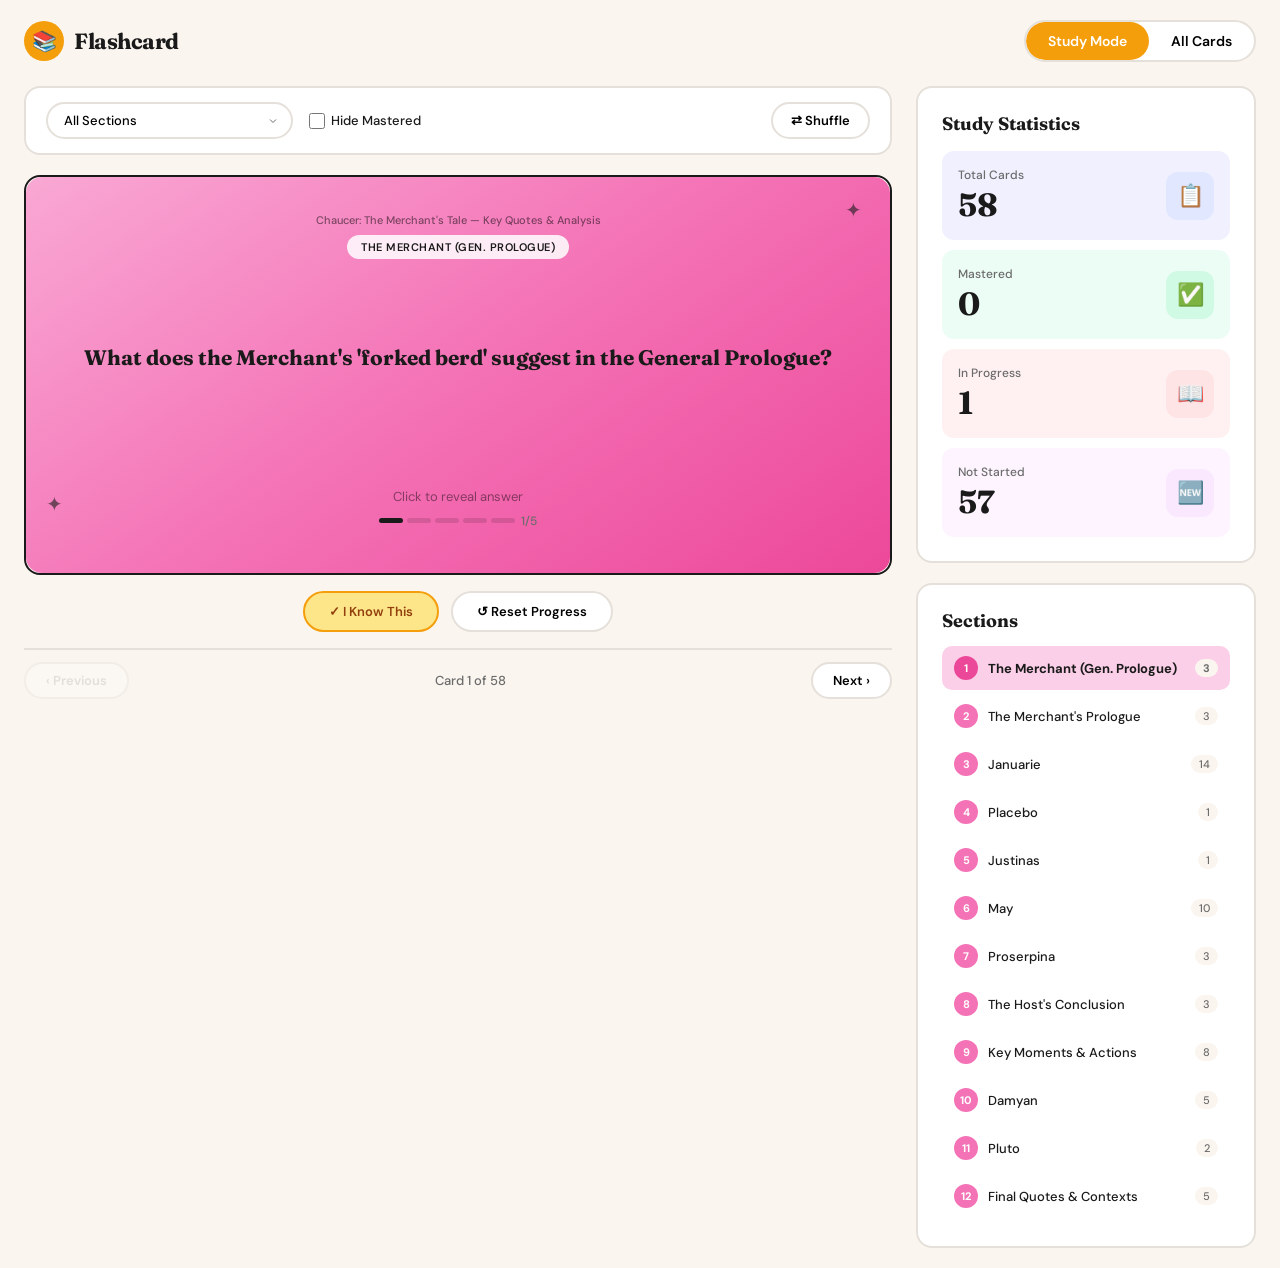
<file: flashcards_chaucer_quotes (1).html>
<!DOCTYPE html>
<html lang="en">
<head>
<meta charset="UTF-8">
<meta name="viewport" content="width=device-width, initial-scale=1.0">
<title>Flashcard — Chaucer: The Merchant's Tale Quotes</title>
<link href="https://fonts.googleapis.com/css2?family=DM+Sans:ital,opsz,wght@0,9..40,300;0,9..40,400;0,9..40,500;0,9..40,600;0,9..40,700;1,9..40,400&family=Fraunces:opsz,wght@9..144,400;9..144,600;9..144,700;9..144,800&display=swap" rel="stylesheet">
<style>
*{margin:0;padding:0;box-sizing:border-box}
:root{--bg:#faf5ef;--card-bg:#fff;--text:#1a1a1a;--text-muted:#6b6b6b;--pink:#f472b6;--pink-light:#fbcfe8;--pink-hot:#ec4899;--gold:#f59e0b;--gold-light:#fde68a;--green:#34d399;--green-bg:#d1fae5;--blue:#818cf8;--blue-bg:#e0e7ff;--red:#fb7185;--red-bg:#ffe4e6;--magenta:#f0abfc;--magenta-bg:#fae8ff;--border:#e5e0da;--radius:16px}
body{font-family:'DM Sans',sans-serif;background:var(--bg);color:var(--text);min-height:100vh}
h1,h2,h3{font-family:'Fraunces',serif}
.app{max-width:1320px;margin:0 auto;padding:20px 24px}
.header{display:flex;justify-content:space-between;align-items:center;margin-bottom:24px}
.logo{display:flex;align-items:center;gap:10px}
.logo-icon{width:40px;height:40px;background:var(--gold);border-radius:50%;display:flex;align-items:center;justify-content:center;font-size:20px}
.logo h1{font-size:22px;font-weight:700;letter-spacing:-0.5px}
.mode-toggle{display:flex;background:var(--card-bg);border:2px solid var(--border);border-radius:40px;overflow:hidden}
.mode-btn{padding:10px 22px;border:none;background:transparent;font-family:'DM Sans',sans-serif;font-size:14px;font-weight:600;cursor:pointer;transition:all .2s}
.mode-btn.active{background:var(--gold);color:#fff;border-radius:40px}
.main{display:grid;grid-template-columns:1fr 340px;gap:24px}
@media(max-width:900px){.main{grid-template-columns:1fr}.sidebar{order:-1}}
.toolbar{display:flex;align-items:center;gap:16px;padding:14px 20px;background:var(--card-bg);border:2px solid var(--border);border-radius:var(--radius);margin-bottom:20px;flex-wrap:wrap}
.cat-select{padding:8px 16px;border:2px solid var(--border);border-radius:30px;font-family:'DM Sans',sans-serif;font-size:13px;font-weight:500;background:var(--card-bg);cursor:pointer;appearance:none;background-image:url("data:image/svg+xml,%3Csvg xmlns='http://www.w3.org/2000/svg' width='12' height='12' viewBox='0 0 24 24' fill='none' stroke='%236b6b6b' stroke-width='2'%3E%3Cpath d='M6 9l6 6 6-6'/%3E%3C/svg%3E");background-repeat:no-repeat;background-position:right 12px center;padding-right:32px}
.hide-mastered{display:flex;align-items:center;gap:6px;font-size:13px;font-weight:500;cursor:pointer;user-select:none}
.hide-mastered input{width:16px;height:16px;accent-color:var(--pink-hot)}
.shuffle-btn{margin-left:auto;padding:8px 18px;border:2px solid var(--border);border-radius:30px;background:var(--card-bg);font-family:'DM Sans',sans-serif;font-size:13px;font-weight:600;cursor:pointer;display:flex;align-items:center;gap:6px;transition:all .15s}
.shuffle-btn:hover{background:var(--gold-light);border-color:var(--gold)}
.card-container{perspective:1200px;margin-bottom:16px}
.flashcard{position:relative;min-height:400px;border-radius:var(--radius);border:2.5px solid var(--text);cursor:pointer;transform-style:preserve-3d;transition:transform .5s cubic-bezier(.4,.2,.2,1);user-select:none}
.flashcard.flipped{transform:rotateY(180deg)}
.card-face{position:absolute;inset:0;border-radius:var(--radius);backface-visibility:hidden;padding:36px 32px;display:flex;flex-direction:column;overflow-y:auto}
.card-front{background:linear-gradient(145deg,#f9a8d4,#f472b6,#ec4899);color:var(--text)}
.card-back{background:linear-gradient(145deg,#fde68a,#fbbf24,#f59e0b);transform:rotateY(180deg);color:var(--text)}
.card-category{display:inline-block;padding:5px 14px;background:rgba(255,255,255,.85);border-radius:20px;font-size:11px;font-weight:600;text-transform:uppercase;letter-spacing:.5px;align-self:center;margin-bottom:20px}
.card-section{font-size:11px;font-weight:500;color:rgba(0,0,0,.5);text-align:center;margin-bottom:8px}
.card-question{font-family:'Fraunces',serif;font-size:21px;font-weight:700;line-height:1.35;text-align:center;margin:auto 0;padding:10px 0}
.card-hint{text-align:center;font-size:13px;color:rgba(0,0,0,.45);margin-top:auto}
.card-back .card-category{background:rgba(255,255,255,.7)}
.card-answer{font-size:14.5px;line-height:1.7;margin:8px 0;flex:1}
.card-answer strong{font-weight:700}
.card-answer ul{padding-left:18px;margin:6px 0}
.card-answer li{margin:5px 0}
.card-answer .quote{font-style:italic;background:rgba(255,255,255,.35);padding:6px 12px;border-radius:8px;border-left:3px solid rgba(0,0,0,.2);margin:8px 0;display:block;line-height:1.6}
.sparkle{position:absolute;font-size:20px;opacity:.6}
.sparkle-1{top:20px;right:28px}
.sparkle-2{bottom:56px;left:20px}
.progress-bar{display:flex;align-items:center;justify-content:center;gap:6px;padding:8px 0}
.progress-bar span{font-size:12px;color:var(--text-muted);font-weight:500}
.progress-dots{display:flex;gap:4px}
.progress-dot{width:24px;height:5px;border-radius:3px;background:rgba(0,0,0,.12);transition:background .2s}
.progress-dot.filled{background:var(--text)}
.actions{display:flex;justify-content:center;gap:12px;margin:12px 0 16px}
.action-btn{padding:10px 24px;border-radius:30px;border:2px solid var(--border);background:var(--card-bg);font-family:'DM Sans',sans-serif;font-size:13px;font-weight:600;cursor:pointer;display:flex;align-items:center;gap:6px;transition:all .15s}
.action-btn:hover{transform:translateY(-1px);box-shadow:0 2px 8px rgba(0,0,0,.08)}
.action-btn.know{background:var(--gold-light);border-color:var(--gold);color:#92400e}
.action-btn.know:hover{background:var(--gold)}
.action-btn.reset:hover{background:#fee2e2;border-color:var(--red)}
.nav{display:flex;justify-content:space-between;align-items:center;padding:12px 0;border-top:2px solid var(--border)}
.nav-btn{padding:8px 20px;border:2px solid var(--border);border-radius:30px;background:var(--card-bg);font-family:'DM Sans',sans-serif;font-size:13px;font-weight:600;cursor:pointer;display:flex;align-items:center;gap:4px;transition:all .15s}
.nav-btn:hover:not(:disabled){background:var(--gold-light);border-color:var(--gold)}
.nav-btn:disabled{opacity:.35;cursor:not-allowed}
.nav-count{font-size:13px;color:var(--text-muted);font-weight:500}
.sidebar{display:flex;flex-direction:column;gap:20px}
.stats-box{background:var(--card-bg);border:2px solid var(--border);border-radius:var(--radius);padding:24px}
.stats-box h2{font-size:18px;font-weight:700;margin-bottom:16px}
.stat-card{display:flex;align-items:center;justify-content:space-between;padding:16px;border-radius:12px;margin-bottom:10px}
.stat-card:last-child{margin-bottom:0}
.stat-label{font-size:12px;font-weight:500;color:var(--text-muted)}
.stat-value{font-size:32px;font-weight:700;font-family:'Fraunces',serif;margin-top:2px}
.stat-icon{width:48px;height:48px;border-radius:12px;display:flex;align-items:center;justify-content:center;font-size:22px}
.stat-total .stat-icon{background:var(--blue-bg);color:var(--blue)}
.stat-total{background:#f0f0ff}
.stat-mastered .stat-icon{background:var(--green-bg);color:var(--green)}
.stat-mastered{background:#ecfdf5}
.stat-progress .stat-icon{background:var(--red-bg);color:var(--red)}
.stat-progress{background:#fff1f2}
.stat-new .stat-icon{background:var(--magenta-bg);color:var(--magenta)}
.stat-new{background:#fdf4ff}
.sections-box{background:var(--card-bg);border:2px solid var(--border);border-radius:var(--radius);padding:24px}
.sections-box h2{font-size:18px;font-weight:700;margin-bottom:14px}
.section-item{display:flex;align-items:center;gap:10px;padding:10px 12px;border-radius:10px;cursor:pointer;transition:all .15s;font-size:13px;font-weight:500;margin-bottom:4px}
.section-item:hover{background:var(--pink-light)}
.section-item.active{background:var(--pink-light);font-weight:700}
.section-num{width:24px;height:24px;border-radius:50%;background:var(--pink);color:#fff;display:flex;align-items:center;justify-content:center;font-size:11px;font-weight:700;flex-shrink:0}
.section-item.active .section-num{background:var(--pink-hot)}
.section-count{margin-left:auto;font-size:11px;color:var(--text-muted);background:var(--bg);padding:2px 8px;border-radius:10px}
.all-cards-grid{display:grid;grid-template-columns:repeat(auto-fill,minmax(300px,1fr));gap:16px;margin-top:20px}
.mini-card{background:var(--card-bg);border:2px solid var(--border);border-radius:var(--radius);padding:20px;cursor:pointer;transition:all .2s}
.mini-card:hover{transform:translateY(-2px);box-shadow:0 4px 16px rgba(0,0,0,.08);border-color:var(--pink)}
.mini-card .mc-cat{font-size:10px;font-weight:600;text-transform:uppercase;letter-spacing:.5px;color:var(--pink-hot);margin-bottom:6px}
.mini-card .mc-q{font-family:'Fraunces',serif;font-size:15px;font-weight:600;margin-bottom:8px;line-height:1.4}
.mini-card .mc-status{font-size:11px;padding:3px 10px;border-radius:20px;display:inline-block;font-weight:600}
.mc-status.mastered{background:var(--green-bg);color:#065f46}
.mc-status.in-progress{background:var(--gold-light);color:#92400e}
.mc-status.not-started{background:#f3f4f6;color:#6b7280}
.all-cards-header{display:flex;justify-content:space-between;align-items:center;flex-wrap:wrap;gap:12px}
.all-cards-header h2{font-family:'Fraunces',serif;font-size:24px}
.search-box{padding:10px 18px;border:2px solid var(--border);border-radius:30px;font-family:'DM Sans',sans-serif;font-size:13px;width:260px;background:var(--card-bg)}
.search-box:focus{outline:none;border-color:var(--pink)}
.hidden{display:none!important}
.card-face::-webkit-scrollbar{width:6px}
.card-face::-webkit-scrollbar-thumb{background:rgba(0,0,0,.15);border-radius:3px}
</style>
</head>
<body>
<div class="app">
  <div class="header">
    <div class="logo"><div class="logo-icon">📚</div><h1>Flashcard</h1></div>
    <div class="mode-toggle">
      <button class="mode-btn active" onclick="setMode('study')">Study Mode</button>
      <button class="mode-btn" onclick="setMode('all')">All Cards</button>
    </div>
  </div>
  <div id="studyMode">
    <div class="main">
      <div class="study-area">
        <div class="toolbar">
          <select class="cat-select" id="catSelect" onchange="filterCards()"></select>
          <label class="hide-mastered"><input type="checkbox" id="hideMastered" onchange="filterCards()"> Hide Mastered</label>
          <button class="shuffle-btn" onclick="shuffleCards()">⇄ Shuffle</button>
        </div>
        <div class="card-container">
          <div class="flashcard" id="flashcard" onclick="flipCard()">
            <div class="card-face card-front">
              <div class="card-section" id="cardSection"></div>
              <div class="card-category" id="cardCategory"></div>
              <div class="card-question" id="cardQuestion"></div>
              <div class="card-hint">Click to reveal answer</div>
              <div class="sparkle sparkle-1">✦</div>
              <div class="sparkle sparkle-2">✦</div>
              <div class="progress-bar"><div class="progress-dots" id="progressDots"></div><span id="progressText">0/5</span></div>
            </div>
            <div class="card-face card-back">
              <div class="card-category" id="cardCategoryBack">Answer</div>
              <div class="card-answer" id="cardAnswer"></div>
              <div class="card-hint">Click to flip back</div>
            </div>
          </div>
        </div>
        <div class="actions">
          <button class="action-btn know" onclick="markKnown()">✓ I Know This</button>
          <button class="action-btn reset" onclick="resetCard()">↺ Reset Progress</button>
        </div>
        <div class="nav">
          <button class="nav-btn" id="prevBtn" onclick="prevCard()">‹ Previous</button>
          <span class="nav-count" id="navCount">Card 1 of 20</span>
          <button class="nav-btn" id="nextBtn" onclick="nextCard()">Next ›</button>
        </div>
      </div>
      <div class="sidebar">
        <div class="stats-box">
          <h2>Study Statistics</h2>
          <div class="stat-card stat-total"><div><div class="stat-label">Total Cards</div><div class="stat-value" id="statTotal">0</div></div><div class="stat-icon">📋</div></div>
          <div class="stat-card stat-mastered"><div><div class="stat-label">Mastered</div><div class="stat-value" id="statMastered">0</div></div><div class="stat-icon">✅</div></div>
          <div class="stat-card stat-progress"><div><div class="stat-label">In Progress</div><div class="stat-value" id="statProgress">0</div></div><div class="stat-icon">📖</div></div>
          <div class="stat-card stat-new"><div><div class="stat-label">Not Started</div><div class="stat-value" id="statNew">0</div></div><div class="stat-icon">🆕</div></div>
        </div>
        <div class="sections-box"><h2>Sections</h2><div id="sectionList"></div></div>
      </div>
    </div>
  </div>
  <div id="allCardsMode" class="hidden">
    <div class="all-cards-header">
      <h2>All Flashcards</h2>
      <input type="text" class="search-box" placeholder="Search cards..." oninput="searchCards(this.value)">
    </div>
    <div class="all-cards-grid" id="allCardsGrid"></div>
  </div>
</div>

<script>
const TOPIC = "Chaucer: The Merchant's Tale — Key Quotes & Analysis";

const sections = [
  { id: 1, title: "The Merchant (Gen. Prologue)" },
  { id: 2, title: "The Merchant's Prologue" },
  { id: 3, title: "Januarie" },
  { id: 4, title: "Placebo" },
  { id: 5, title: "Justinas" },
  { id: 6, title: "May" },
  { id: 7, title: "Proserpina" },
  { id: 8, title: "The Host's Conclusion" },
  { id: 9, title: "Key Moments & Actions" },
  { id: 10, title: "Damyan" },
  { id: 11, title: "Pluto" },
  { id: 12, title: "Final Quotes & Contexts" },
];

const cards = [
  // ===== 1. THE MERCHANT (GENERAL PROLOGUE) =====
  {
    section: 1,
    question: "What does the Merchant's 'forked berd' suggest in the General Prologue?",
    answer: `<span class="quote">"forked berd"</span>
<strong>Analysis:</strong><ul>
<li>The forked beard carries <strong>Edenic connotations</strong> — it visually evokes a <strong>serpent's tongue</strong>, associating the Merchant with the <strong>snake from the Garden of Eden</strong>.</li>
<li>"Edenic" = associated with Eden, the Fall, temptation, and deception.</li>
<li>This subtly suggests the Merchant is <strong>untrustworthy, duplicitous</strong> — a man with a forked (split/double) nature.</li>
<li>It foreshadows the tale's themes of <strong>deception in marriage</strong> and the Fall narrative (the garden, the tree, sexual transgression).</li></ul>
<strong>Exam Use:</strong> Links the Merchant's physical appearance to the tale's deeper theological symbolism — Eden, the serpent, the corruption of paradise.`
  },
  {
    section: 1,
    question: "What is significant about the Merchant being in 'dette'?",
    answer: `<span class="quote">"So witty no one knew he was in <strong>dette</strong>"</span>
<strong>Analysis:</strong><ul>
<li>The Merchant presents a <strong>façade of prosperity</strong> while secretly being in debt — he is skilled at <strong>concealing the truth</strong>.</li>
<li>This establishes the Merchant as a character defined by <strong>appearances vs reality</strong> — a central theme of the entire tale.</li>
<li>His financial deception mirrors the <strong>marital deception</strong> at the heart of his story: just as he hides his debt, May hides her adultery, and Januarie hides from the truth of his own situation.</li></ul>
<strong>Exam Use:</strong> The Merchant's own duplicity colours his narration — he is a bitter, unreliable narrator whose personal failures shape how he tells the tale.`
  },

  // ===== 2. THE MERCHANT'S PROLOGUE =====
  {
    section: 2,
    question: "What does the 'snare' metaphor reveal about the Merchant's view of marriage?",
    answer: `<span class="quote">"<strong>snare</strong>" / "we wedded men live in <strong>sorwe and care</strong>"</span>
<strong>Analysis:</strong><ul>
<li><strong>"Snare"</strong> presents women as <strong>predatory</strong> — marriage is a trap that ensnares men. The word carries connotations of hunting, capture, and loss of freedom.</li>
<li><strong>Structural emphasis:</strong> "Snare" rhymes with and ends the couplet — this <strong>end-position</strong> gives the word extra weight and emphasis, making the trap feel inescapable.</li>
<li><strong>"We wedded men"</strong> — the <strong>plural "we"</strong> universalises his suffering. The Merchant doesn't just complain about <em>his</em> marriage — he claims <strong>all married men</strong> suffer this way.</li>
<li><strong>"Sorwe and care"</strong> — a doublet that reinforces misery through repetition.</li></ul>
<strong>Exam Use:</strong> Shows how the Merchant's misogynistic bitterness shapes the entire narrative. His personal unhappiness becomes a universal condemnation of women and marriage.`
  },
  {
    section: 2,
    question: "What is the effect of calling his wife a 'shrewe' and the 'thise monthes two' detail?",
    answer: `<span class="quote">"His wife is a <strong>shrewe</strong>" / "<strong>thise monthes two</strong>"</span>
<strong>Analysis:</strong><ul>
<li><strong>"Shrewe"</strong> (shrew) = a sharp-tongued, domineering woman. A stock misogynistic term that reduces his wife to a <strong>medieval anti-feminist stereotype</strong>.</li>
<li><strong>"Thise monthes two"</strong> — the Merchant has only been married for <strong>two months</strong>, yet complains of immense suffering.</li>
<li>This is <strong>comic undercutting</strong>: the brevity of the marriage makes his extreme bitterness seem <strong>absurd and disproportionate</strong>, undermining his credibility.</li>
<li>Chaucer uses this detail to invite the audience to <strong>laugh at</strong> the Merchant, not just sympathise with him.</li></ul>
<strong>Exam Use:</strong> Demonstrates Chaucer's use of irony — the Merchant's exaggerated self-pity after just two months makes him a comic figure, even as his bitterness poisons the tale he tells.`
  },
  {
    section: 2,
    question: "What is the significance of the tale being set in Pavia, Italy?",
    answer: `<span class="quote">Set in <strong>Pavia, Italy</strong> — known for brothels</span>
<strong>Analysis:</strong><ul>
<li>Pavia was associated in the medieval imagination with <strong>sexual licence and prostitution</strong>.</li>
<li>Setting the tale here immediately signals that <strong>sex, lust, and moral corruption</strong> will be central themes.</li>
<li>It creates an <strong>ironic backdrop</strong> for Januarie's idealistic fantasies about marriage — he dreams of marital bliss in a city synonymous with sexual commerce.</li>
<li>The Italian setting also connects to the <strong>fabliau tradition</strong> and Boccaccio's <em>Decameron</em>, grounding the tale in a genre of bawdy, comic storytelling about sexual deception.</li></ul>
<strong>Exam Use:</strong> The setting choice signals genre (fabliau), theme (lust/deception), and irony (paradise sought in a city of sin) — all in a single detail.`
  },

  // ===== 3. JANUARIE =====
  {
    section: 3,
    question: "How do different characters describe Januarie's age — 'old and hoor' vs 'stapen in age' vs 'a man of age'?",
    answer: `<span class="quote">Januarie: "<strong>old and hoor</strong>" / Placebo: "<strong>stapen in age</strong>" / Justinas: "<strong>ye been a man of age</strong>"</span>
<strong>Analysis:</strong><ul>
<li><strong>"Old and hoor"</strong> (old and grey-haired) — the narrator's blunt, unflattering description. Direct, harsh, undeniable.</li>
<li><strong>"Stapen in age"</strong> — Placebo's euphemism, meaning "advanced in years." This is deliberately <strong>softer and more tactful</strong> — it indirectly comments on Januarie's age without the brutal honesty. This fits Placebo's character as the <strong>yes-man who flatters</strong>.</li>
<li><strong>"Ye been a man of age"</strong> — Justinas is more honest than Placebo but still <strong>diplomatic</strong>. He acknowledges reality without Placebo's sycophancy.</li></ul>
<strong>Exam Use:</strong> The three descriptions of the same thing (old age) reveal each character's relationship with truth. The narrator is blunt, Placebo flatters, Justinas balances honesty with tact — a microcosm of the tale's exploration of truth, deception, and self-deception.`
  },
  {
    section: 3,
    question: "What does 'lusty lyf' and the 'old boef / tendre veel' metaphor reveal about Januarie?",
    answer: `<span class="quote">"<strong>Lusty lyf</strong>" / "Old <strong>boef</strong> is the <strong>tendre veel</strong>"</span>
<strong>Analysis:</strong><ul>
<li><strong>"Lusty lyf"</strong> — describes Januarie's life of sexual indulgence. The <strong>liquid alliteration</strong> (repeated 'l' sounds) creates a smooth, sensuous, almost self-indulgent sound — the sound <em>enacts</em> the luxury it describes.</li>
<li><strong>"Old boef is the tendre veel"</strong> — a food/sex metaphor. Januarie compares old beef (himself) with tender veal (a young wife).</li>
<li><strong>"Boef" vs "veel":</strong> Beef is tough, cheap, past its best. Veal is young, tender, and <strong>more expensive</strong> — suggesting Januarie sees a young wife as a luxury commodity to be consumed.</li>
<li><strong>"Tendre"</strong> = young, soft, delicate — it <strong>sexualises youth</strong>, reducing May to a piece of meat for Januarie's appetite.</li>
<li>The metaphor links <strong>eating and sex</strong> — Januarie "consumes" women. This commodification of women is central to the tale's critique.</li></ul>
<strong>Exam Use:</strong> Perfect for essays on gender, commodification, and the male gaze. Januarie literally describes marriage as purchasing and consuming young female flesh.`
  },
  {
    section: 3,
    question: "What does the 'mirour' in the marketplace reveal about how Januarie views women?",
    answer: `<span class="quote">"Many a fair shap and many a fair visage" / the "<strong>mirour</strong>" in the market place</span>
<strong>Analysis:</strong><ul>
<li><strong>"Many a fair shap and many a fair visage"</strong> — <strong>rhetorical balance</strong> (parallel structure): "many a fair... many a fair..." The repetition creates a sense of women as <strong>interchangeable objects</strong> to be browsed.</li>
<li>The <strong>"mirour" (mirror) in the marketplace</strong> — Januarie imagines women revolving before him like goods in a market. He is the <strong>consumer; they are the merchandise</strong>.</li>
<li>This is a <strong>male gaze</strong> image: women are visual objects to be inspected, compared, and selected — they have no agency, personality, or voice in this process.</li>
<li>The marketplace setting reduces <strong>marriage to a commercial transaction</strong> — buying a wife like buying goods.</li></ul>
<strong>Exam Use:</strong> Key quote for the commodification of women. The mirror/marketplace image perfectly captures Januarie's reduction of women to visual objects for male consumption — and by extension, the patriarchal marriage market of medieval society.`
  },
  {
    section: 3,
    question: "How does Januarie try to justify his desire for sex within marriage?",
    answer: `<span class="quote">Worried that paradise on earth means he can't reach heaven — but decides sex is acceptable because it is "<strong>as alle wedded men doon with hire wives</strong>"</span>
<strong>Analysis:</strong><ul>
<li>Januarie's theological worry is absurd: he fears that if marriage is <strong>too pleasurable</strong>, he won't get into heaven — but he wants the pleasure anyway.</li>
<li>His solution is self-serving rationalisation: sex is fine because <strong>"all married men do it with their wives"</strong> — he hides behind the institution of marriage to legitimise his lust.</li>
<li>This reveals Januarie's <strong>self-deception</strong>: he doesn't want marriage for companionship, love, or partnership — he wants <strong>sex on tap</strong> with religious permission.</li>
<li>The irony is devastating: he wants a <strong>private paradise</strong> (the garden) for sexual pleasure, but this "paradise" will become the site of his humiliation — just as Eden was the site of the Fall.</li></ul>
<strong>Exam Use:</strong> Links sex, religion, and self-deception. Januarie corrupts the language of faith to justify lust — mirroring how the tale's garden corrupts the idea of paradise.`
  },

  // ===== 4. PLACEBO =====
  {
    section: 4,
    question: "What does Placebo's name and his line 'I consente and conferme everydeel' reveal?",
    answer: `<span class="quote">Name: <strong>Placebo</strong> = "I shall please" / "<strong>I consente and conferme everydeel</strong>"</span>
<strong>Analysis:</strong><ul>
<li><strong>Placebo</strong> literally means <strong>"I shall please"</strong> in Latin — his name <em>is</em> his character. He exists only to agree, flatter, and tell Januarie what he wants to hear.</li>
<li><strong>"I consente and conferme everydeel"</strong> — "I consent and confirm in every way." The <strong>alliteration</strong> of "consente and conferme" creates a smooth, easy flow — the sound itself is agreeable, mirroring Placebo's sycophancy.</li>
<li>Placebo never challenges, questions, or advises — he simply <strong>validates</strong>. He is a <strong>yes-man</strong>, the opposite of a true friend.</li>
<li>His role reveals that Januarie <strong>surrounds himself with flatterers</strong> who reinforce his delusions rather than challenging them.</li></ul>
<strong>Exam Use:</strong> Placebo embodies the dangers of sycophancy — by confirming "everydeel," he enables Januarie's catastrophic self-deception. A good counsellor (Justinas) is ignored; the flatterer is embraced.`
  },

  // ===== 5. JUSTINAS =====
  {
    section: 5,
    question: "How does Justinas contrast with Placebo — 'Senek', 'avisement', and his view of marriage?",
    answer: `<span class="quote">Employs the teachings of "<strong>Senek</strong>" (Seneca) / Don't take a "<strong>wyf withouten avisement</strong>" / His wife: "<strong>cost and care</strong>" / "<strong>all blisses bare</strong>" / "<strong>ye shal nat plesen hire</strong>"</span>
<strong>Analysis:</strong><ul>
<li><strong>"Senek"</strong> (Seneca) — Justinas invokes the <strong>Stoic philosopher</strong>, grounding his advice in <strong>logic and reason over emotion</strong>. This contrasts sharply with Januarie's lust-driven decision-making.</li>
<li><strong>"Wyf withouten avisement"</strong> — don't take a wife without <strong>careful deliberation</strong>. Rational, measured advice that Januarie ignores.</li>
<li><strong>"Cost and care"</strong> — a blunt doublet describing what marriage actually brings. Notice it echoes the Merchant's own <strong>"sorwe and care"</strong> from the Prologue.</li>
<li><strong>"All blisses bare"</strong> — "devoid of all happiness." Justinas' marriage has been joyless.</li>
<li><strong>"Ye shal nat plesen hire"</strong> — "you will not please her." A brutally honest warning that an old man cannot sexually satisfy a young wife.</li></ul>
<strong>Exam Use:</strong> Justinas represents <strong>reason, experience, and honesty</strong> — everything Januarie refuses to hear. His name suggests "the just/honest one." The tragedy is that good advice is available but actively rejected in favour of flattery (Placebo).`
  },

  // ===== 6. MAY =====
  {
    section: 6,
    question: "What is significant about May writing Damyan a letter 'right of hire hand'? (ll. 784–785)",
    answer: `<span class="quote">"Right of hire hand a <strong>lettre</strong> made she, / In which she <strong>graunteth hym hire verray grace</strong>"</span>
<strong>Translation:</strong> "In her own hand a letter she made, / In which she grants him her true grace."<br><br>
<strong>Analysis:</strong><ul>
<li><strong>"Right of hire hand"</strong> — May writes the letter <strong>herself</strong>, with her own hand. This is a moment of <strong>female agency</strong> — she is not passive; she actively initiates the affair.</li>
<li><strong>"Hire verray grace"</strong> — "her true grace/favour." The word <strong>"grace"</strong> carries <strong>religious connotations</strong> (divine grace, mercy) — May's sexual consent is mockingly dressed in the language of spiritual blessing.</li>
<li>This <strong>parodies courtly love conventions</strong>: the lady "granting grace" to her suitor is a standard trope, but here it's used for a sordid adultery plot.</li>
<li>May's decisiveness contrasts with Januarie's dithering — she knows exactly what she wants and acts on it.</li></ul>
<strong>Exam Use:</strong> Key moment for May's agency and the tale's subversion of courtly love. The religious language ("grace") applied to adultery creates sharp irony.`
  },

  // ===== 7. PROSERPINA =====
  {
    section: 7,
    question: "What does Proserpina promise to give women? (ll. 1054–1058)",
    answer: `<span class="quote">"That I shal yeven hire <strong>suffisant answere</strong>, / And alle wommen after, for hir sake... / With <strong>face boold</strong> they shulle hemself excuse, / And <strong>bere hem doun</strong> that wolden hem accuse."</span>
<strong>Translation:</strong> "I shall give her a sufficient answer, / And all women afterwards, for her sake... / With bold face they shall excuse themselves, / And bear down those who would accuse them."<br><br>
<strong>Analysis:</strong><ul>
<li>Proserpina (Queen of the Underworld) grants May — and <strong>all women after her</strong> — the gift of a <strong>"suffisant answere"</strong>: the ability to talk their way out of any accusation.</li>
<li><strong>"Gilt ytak"</strong> — "caught in a guilty situation." Proserpina's gift applies specifically when women are <strong>caught red-handed</strong> — it's not about innocence but about having the verbal skill to escape consequences regardless of guilt.</li>
<li><strong>"Face boold"</strong> — women will be brazen, unapologetic, shameless in their self-defence. There's no guilt here — only confident deflection.</li>
<li><strong>"Bere hem doun"</strong> — women will <strong>overwhelm</strong> their accusers with words. The accused become the dominant party.</li>
<li>This is both <strong>anti-feminist satire</strong> (women are divinely gifted liars) AND a <strong>proto-feminist moment</strong> (women gain linguistic power to resist male authority).</li>
<li>Proserpina's intervention mirrors <strong>Pluto's</strong> (who restores Januarie's sight) — the divine husband and wife argue just like the mortal couples, universalising marital conflict.</li></ul>
<strong>Exam Use:</strong> Crucial passage for gender essays. It can be read as misogynistic (women are natural deceivers) OR as empowering (women gain rhetorical agency against patriarchal control). The ambiguity is the point.`
  },

  // ===== 8. THE HOST'S CONCLUSION =====
  {
    section: 8,
    question: "What does the Host's concluding speech reveal about medieval attitudes to women? (ll. 1209–1213)",
    answer: `<span class="quote">"Lo, whiche <strong>sleightes and subtilitees</strong> / In wommen been! For ay as <strong>bisy as bees</strong> / Been they, us <strong>sely men</strong> for to deceyve, / And from the <strong>soothe</strong> evere wol they weyve"</span>
<strong>Translation:</strong> "Lo, what tricks and craftiness / Are in women! For always as busy as bees / Are they, us innocent men to deceive, / And from the truth ever will they deviate."<br><br>
<strong>Analysis:</strong><ul>
<li><strong>"Sleightes and subtilitees"</strong> — a doublet emphasising women's cunning. The sibilant 's' sounds create a <strong>hissing, serpentine quality</strong> — linking women to the Edenic serpent. However, the sibilance could also be read as <strong>overdramatic</strong>, suggesting the Host is poking fun at the Merchant rather than endorsing his views.</li>
<li><strong>"Bisy as bees"</strong> — a simile suggesting women are <strong>constantly, industriously</strong> working to deceive. It's comic but also implies female intelligence and energy.</li>
<li><strong>"Sely men"</strong> — "innocent/simple men." The Host casts men as hapless <strong>victims</strong> — a deeply ironic claim given Januarie's own foolishness, manipulation, and commodification of May.</li>
<li><strong>"From the soothe evere wol they weyve"</strong> — women "deviate from truth." But the tale has shown that <strong>Januarie</strong> is the greatest self-deceiver — he refuses to see the truth even when his sight is literally restored.</li>
<li><strong>"Labbing shrewe"</strong> (gossiping shrew) — the Host describes his own wife using the <strong>same term</strong> the Merchant used at the start. This creates a <strong>cyclical structure</strong>: the tale begins with the Merchant calling his wife a "shrewe" and ends with the Host doing the same — the misogynistic complaint is passed from narrator to audience like a contagion.</li></ul>
<strong>Exam Use:</strong> The Host's speech seems to confirm misogynistic readings, but Chaucer undermines it through dramatic irony — the real fool in the tale is Januarie, not the women. The Host misreads his own tale.`
  },

  // ===== 9. KEY MOMENTS & ACTIONS =====
  {
    section: 9,
    question: "What is significant about May climbing on Januarie's back to reach the tree? (ll. 1132–1134)",
    answer: `<span class="quote">"Thanne sholde I <strong>clymbe</strong> wel ynogh," quod she, / "So I my <strong>foot myghte sette upon youre bak</strong>."</span>
<strong>Translation:</strong> "Then I should climb well enough," said she, / "If I might set my foot upon your back."<br><br>
<strong>Analysis:</strong><ul>
<li>May literally <strong>stands on Januarie's back</strong> to reach Damyan in the tree — Januarie is the <strong>physical stepping-stone</strong> to her adultery.</li>
<li>This is a powerful <strong>visual metaphor</strong>: Januarie is used, walked over, and humiliated — he enables his own cuckolding without realising it.</li>
<li>The image inverts the expected power dynamic — the <strong>old husband bends down</strong> while the young wife <strong>climbs over him</strong> to reach her lover.</li>
<li>It echoes the <strong>Edenic Fall</strong>: like Eve reaching for the forbidden fruit in the tree, May reaches up into the pear tree for forbidden sexual pleasure — with Januarie as the unwitting accomplice.</li></ul>
<strong>Exam Use:</strong> One of the tale's most memorable images. Works for essays on power, gender, the Fall, and dramatic irony — Januarie literally supports the act that destroys him.`
  },
  {
    section: 9,
    question: "How does Chaucer describe Damyan and May's sex in the tree? (ll. 1140–1141)",
    answer: `<span class="quote">"And sodeynly anon this Damyan / Gan <strong>pullen up the smok, and in he throng</strong>."</span>
<strong>Translation:</strong> "And suddenly at once this Damian / Pulled up the smock, and in he thrust."<br><br>
<strong>Analysis:</strong><ul>
<li>The language is <strong>brutally direct, crude, and physical</strong> — no romance, no courtly love poetry. Just "pulled up the smock, and in he thrust."</li>
<li>This is pure <strong>fabliau</strong> — the genre of bawdy, comic, sexually explicit medieval tales. The bluntness is deliberate and genre-appropriate.</li>
<li><strong>"Sodeynly anon"</strong> (suddenly at once) — the speed emphasises how <strong>unromantic and transactional</strong> the encounter is. There's no build-up, no tenderness — just a quick physical act.</li>
<li>The contrast between Januarie's <strong>elaborate romantic fantasies</strong> (the garden, the paradise imagery) and this <strong>crude two-line reality</strong> is devastatingly ironic.</li>
<li><strong>"Throng"</strong> — a forceful, aggressive verb that strips any remaining pretence of courtly love from the scene.</li></ul>
<strong>Exam Use:</strong> Essential for tone and genre analysis. The crude directness demolishes the courtly love framework — the "paradise" garden produces not spiritual elevation but a quick, sordid coupling in a tree.`
  },
  {
    section: 9,
    question: "How does May's deception after being caught link to Proserpina's gift?",
    answer: `<strong>Context:</strong> When Pluto restores Januarie's sight and he sees May and Damyan in the tree, May immediately deploys the <strong>"suffisant answere"</strong> promised by Proserpina.<br><br>
<strong>How it connects:</strong><ul>
<li>May claims she was told that <strong>struggling with a man in a tree</strong> would cure Januarie's blindness — so she was doing it <strong>for his benefit</strong>.</li>
<li>Januarie — despite having <strong>literally seen</strong> the adultery with his own restored eyes — <strong>chooses to believe her</strong>.</li>
<li>This is the tale's ultimate irony: <strong>physical sight is restored but moral/intellectual blindness remains</strong>. Januarie would rather believe an absurd lie than face the truth.</li>
<li>Proserpina's gift works not because the lie is convincing, but because Januarie <strong>wants to be deceived</strong> — his self-deception is voluntary.</li></ul>
<strong>Exam Use:</strong> The climactic moment that ties together every theme: sight/blindness, truth/deception, male self-deception, female agency, and the Edenic Fall. Januarie's willingness to believe the lie is the tale's most devastating commentary on marriage and human nature.`
  },

  // ===== THEMATIC OVERVIEW CARDS =====
  {
    section: 3,
    question: "How does the tale use the Garden/Eden motif through Januarie?",
    answer: `<strong>The Garden as False Paradise:</strong><ul>
<li>Januarie builds a <strong>private walled garden</strong> — his personal Eden, designed for sexual pleasure with May.</li>
<li>He carries the <strong>only key</strong>, symbolising his desire for total control over May's sexuality.</li>
<li>But the garden becomes the site of his <strong>humiliation</strong>, not his pleasure — just as Eden was the site of the Fall.</li></ul>
<strong>Key Parallels:</strong><ul>
<li><strong>The tree:</strong> Like the Tree of Knowledge, the pear tree is where transgression occurs.</li>
<li><strong>The woman:</strong> Like Eve, May reaches into the tree for forbidden fruit (sex with Damyan).</li>
<li><strong>The serpent:</strong> Damyan lurks in the tree like the serpent — hidden, waiting.</li>
<li><strong>Blindness/Knowledge:</strong> Januarie's sight is restored (like Adam's eyes being opened), but unlike Adam, he <strong>chooses to remain blind</strong>.</li></ul>
<strong>Exam Use:</strong> The Edenic parallel is the tale's deepest structural motif. But Chaucer inverts it: in Genesis, knowledge brings pain; in the Merchant's Tale, restored sight brings... nothing. Januarie refuses knowledge. The Fall is not from innocence to knowledge, but from delusion to <em>chosen</em> delusion.`
  },

  // ===== NEW CARDS FROM DOCX =====

  // Section 1: General Prologue — new
  {
    section: 1,
    question: "What does the Merchant's 'Flaundryssh bever hat' suggest in the General Prologue?",
    answer: `<span class="quote">"Flaundryssh bever hat"</span>
<strong>Analysis:</strong><ul>
<li>The <strong>Flemish beaver-fur hat</strong> is a costly, fashionable accessory — it signals the Merchant's desire to project <strong>wealth and status</strong>.</li>
<li>Combined with his secret <strong>"dette"</strong>, this detail deepens the theme of <strong>appearances vs reality</strong>: the Merchant wears expensive clothes while hiding financial ruin.</li>
<li>Beaver fur was a <strong>luxury import from Flanders</strong>, a major medieval trading hub — Chaucer places the Merchant within the world of <strong>commerce and materialism</strong>.</li>
<li>The emphasis on outward display connects to Januarie's own obsession with <strong>surface appearances</strong> (the "mirour" in the marketplace, May's "fair visage").</li></ul>
<strong>Exam Use:</strong> A small physical detail that encapsulates the Merchant's — and the tale's — central tension between outward show and hidden truth.`
  },

  // Section 3: Januarie — new
  {
    section: 3,
    question: "What is the significance of the 'wex' (wax) metaphor for Januarie's view of a wife?",
    answer: `<span class="quote">Wants a wife to mould like "<strong>wex</strong>"</span>
<strong>Analysis:</strong><ul>
<li>Januarie wants a wife he can <strong>shape and mould</strong> like warm wax — she should be <strong>passive, malleable, obedient</strong>, with no will of her own.</li>
<li>This reveals the <strong>ignorance and entitlement</strong> of wealthy older men who see a young wife as raw material to be fashioned to their desires.</li>
<li><strong>Devastating irony:</strong> May later uses <strong>wax</strong> to create an <strong>impression of Januarie's key</strong> — "In warm <strong>wex</strong> hath emprented the clyket." The very material Januarie associates with control becomes the <strong>instrument of his betrayal</strong>.</li>
<li>The wax motif <strong>inverts power</strong>: Januarie wanted to mould May, but May moulds the wax to unlock his garden and cuckold him.</li></ul>
<strong>Exam Use:</strong> A brilliant example of Chaucer's ironic patterning. The same image (wax/moulding) that expresses Januarie's patriarchal fantasy is turned against him. May is no passive material — she is the craftsman.`
  },
  {
    section: 3,
    question: "What does the simile 'lyk to the skin of a houndfish' reveal about Januarie?",
    answer: `<span class="quote">Skin on his neck is "<strong>lyk to the skin of a houndfish</strong>"</span>
<strong>Analysis:</strong><ul>
<li>A <strong>houndfish</strong> (dogfish/shark) has rough, abrasive, sandpaper-like skin — the simile makes Januarie's ageing body sound <strong>repulsive and grotesque</strong>.</li>
<li>The narrator's description creates a stark <strong>physical contrast</strong> with the "tendre" young May — emphasising the <strong>age gap</strong> and the absurdity of the match.</li>
<li>This simile generates <strong>sympathy for May</strong>: she must endure physical intimacy with a man whose very skin is compared to a rough-skinned fish.</li>
<li>It also undermines Januarie's <strong>romantic self-image</strong> — he sees himself as a lover deserving of "tendre veel," but the narrator reveals him as physically repellent.</li></ul>
<strong>Exam Use:</strong> Use alongside the "old boef / tendre veel" metaphor to show how the narrator's physical descriptions systematically demolish Januarie's romantic delusions.`
  },

  // Section 6: May — new cards
  {
    section: 6,
    question: "What does 'stille as stoon' on the wedding night reveal, and how does the stone motif return?",
    answer: `<span class="quote">May on the wedding night: "<strong>stille as stoon</strong>"</span>
<span class="quote">After Januarie goes blind: "This Januarie, <strong>as blynd as is a stoon</strong>"</span>
<strong>Analysis:</strong><ul>
<li><strong>"Stille as stoon"</strong> — on the wedding night, May is <strong>silent and motionless</strong> like a stone. The simile creates <strong>sympathy</strong> because we can relate to that helpless stillness. It echoes Tolliver's critical description of May as <strong>"currency"</strong> — she is a passive object, not an active participant.</li>
<li><strong>Ironic inversion:</strong> Right before the garden scene, Fortune strikes Januarie blind and he becomes <strong>"as blynd as is a stoon"</strong> (line 2156). Now <strong>Januarie is the stone</strong> — inert, unseeing, helpless.</li>
<li>The <strong>roles are inverted</strong>: May was the passive stone at the start; Januarie becomes the passive stone at the climax. May has gained agency while Januarie has lost it.</li>
<li>The stone motif tracks a <strong>power transfer</strong> from husband to wife across the tale.</li></ul>
<strong>Exam Use:</strong> A structural motif that maps the shift in power. May moves from stone-like passivity to active agency; Januarie moves from control to stone-like helplessness.`
  },
  {
    section: 6,
    question: "What is the significance of 'clicket' / 'wicket' and the wax key impression?",
    answer: `<span class="quote">"<strong>clicket</strong>" / "<strong>wicket</strong>" — perfect rhyme</span>
<span class="quote">"In warm <strong>wex</strong> hath emprented the <strong>clyket</strong>"</span>
<strong>Analysis:</strong><ul>
<li><strong>"Clicket" (key) / "wicket" (gate)</strong> form a <strong>perfect rhyme</strong> — ironic because Januarie and May's sex life is anything but perfect.</li>
<li>The words are <strong>onomatopoeic</strong> — they evoke the <strong>physical click and snap</strong> of locking and unlocking, creating a vivid image of Januarie obsessively controlling access to the garden.</li>
<li>The <strong>key is phallic</strong>: Januarie's possession of the "clyket" symbolises his sexual ownership of May. But when the rhyme is <strong>repeated with the order reversed</strong> (clicket then wicket → key then lock), Damyan is the one who can "unlock" — symbolising his ability to <strong>perform sexually</strong> where Januarie cannot.</li>
<li><strong>"In warm wex hath emprented the clyket"</strong> — May presses the key into warm wax to make a copy. This is the <strong>moment of betrayal</strong>, made more devastating by Januarie's earlier obsession with moulding a wife like "wex." The wax that should have been May's obedience becomes the tool of her rebellion.</li></ul>
<strong>Exam Use:</strong> Perfect for close language analysis. Sound, rhyme, and symbolism all work together — the "perfect" rhyme masks imperfect marriage, the phallic key changes hands, and the wax motif comes full circle.`
  },
  {
    section: 6,
    question: "What is the effect of 'sweet venom!' when Januarie goes blind?",
    answer: `<span class="quote">"<strong>Sweet venom!</strong>" — oxymoron</span>
<strong>Analysis:</strong><ul>
<li>An <strong>oxymoron</strong> combining sweetness with poison — it captures the paradox of Januarie's situation: what he finds delightful (May, marriage, desire) is simultaneously destroying him.</li>
<li><strong>"Sweet"</strong> links to the constant repetition of <strong>"fresshe May"</strong> throughout the tale — May is always described in terms of freshness, sweetness, and youth, yet she is the source of his ruin.</li>
<li>The moment comes when Januarie is struck <strong>blind</strong> — the "sweet" illusion of marriage is revealed as "venom," but Januarie cannot (or will not) see it, literally or figuratively.</li>
<li>The oxymoron also connects to the <strong>Edenic theme</strong>: the forbidden fruit looked sweet but contained the venom of the Fall.</li></ul>
<strong>Exam Use:</strong> A compact figure of speech that crystallises the tale's central paradox — beauty conceals betrayal, pleasure conceals pain, and Januarie's "paradise" is poisoned from within.`
  },

  // Section 10: Damyan — new
  {
    section: 10,
    question: "How does the Merchant's narration undermine itself when describing Damyan?",
    answer: `<span class="quote">"<strong>Namorre</strong> [Damyan] at this time I speke" — followed almost immediately by — "<strong>lyk to the naddre in bosom sly untrewe</strong>"</span>
<strong>Analysis:</strong><ul>
<li>The Merchant says he will <strong>speak no more of Damyan</strong> — then immediately launches into a vivid description of him. This is <strong>self-contradicting narration</strong> that exposes the Merchant's lack of control over his own story.</li>
<li><strong>"Lyk to the naddre in bosom sly untrewe"</strong> — "like the adder (snake) in the bosom, sly and untrue." Damyan is compared to a <strong>serpent hidden close to the body</strong> — treacherous, concealed, waiting to strike.</li>
<li>The <strong>snake simile</strong> connects Damyan to the <strong>Edenic serpent</strong>, reinforcing the Garden of Eden parallel. Damyan is the tempter lurking in Januarie's paradise.</li>
<li>This is <strong>crass foreshadowing</strong>: the Merchant telegraphs the betrayal so obviously that it undermines any narrative suspense — revealing him as a <strong>clumsy, bitter narrator</strong> more interested in condemning than storytelling.</li></ul>
<strong>Exam Use:</strong> Key for unreliable narration. The Merchant's inability to stop talking about Damyan — despite saying he will — mirrors his inability to contain his own bitterness. The snake imagery ties Damyan into the Edenic framework.`
  },

  // Section 11: Pluto — new
  {
    section: 11,
    question: "What is ironic about Pluto's claim 'Amonges a thousand men yet found I oon / but of women alle foond I noon'?",
    answer: `<span class="quote">"<strong>Amonges a thousand men yet found I oon, / but of women alle foond I noon</strong>"</span>
<strong>Translation:</strong> "Among a thousand men I found one [virtuous], but among all women I found none."<br><br>
<strong>Analysis:</strong><ul>
<li>Pluto claims he can find <strong>one virtuous man in a thousand</strong> but <strong>not a single virtuous woman</strong> — a sweeping misogynistic condemnation.</li>
<li>The <strong>devastating irony</strong>: Pluto is himself a <strong>rapist and abductor</strong> — he kidnapped Proserpina. A sexual predator pronouncing judgement on women's virtue is Chaucer's blackest joke.</li>
<li>Pluto cites the <strong>Bible</strong> for women's unreliability, invoking "<strong>Jesus</strong>" — but this could refer to <strong>Jesus, son of Sirach</strong>, the author of <em>Ecclesiasticus</em>, not Christ. This ambiguity may reflect the <strong>Merchant's flawed narration</strong> — he (or Pluto) misattributes or conflates biblical authorities to support misogyny.</li>
<li>Pluto's divine authority is meant to settle the gender debate, but his own <strong>moral hypocrisy</strong> completely undermines his position.</li></ul>
<strong>Exam Use:</strong> Essential for irony and gender essays. Chaucer places the tale's most extreme anti-feminist statement in the mouth of its most morally compromised character — the argument destroys itself through the speaker.`
  },

  // ===== FINAL CHAUCER QUOTES (FROM ESSAY DOCX) =====

  // Section 3 — Januarie's misuse of Song of Solomon
  {
    section: 3,
    question: "How does Januarie misuse the Song of Solomon — 'rys up, my wyf, my love, my lady free'?",
    answer: `<span class="quote">"<strong>Rys up, my wyf, my love, my lady free</strong>" — Januarie quoting (and misquoting) the Song of Solomon.</span>
<strong>Analysis:</strong><ul>
<li>The <strong>Song of Solomon</strong> is a biblical love poem traditionally read <strong>allegorically</strong> as Christ's love for the Church — sacred, spiritual, not literal sexual desire.</li>
<li>Januarie <strong>literalises</strong> it: he uses the lyrical biblical language to <strong>persuade May to have sex with him</strong> in the garden.</li>
<li>The <strong>tricolon</strong> "my wyf, my love, my lady free" creates a lyrical, almost euphoric rhythm — suggesting Januarie's <strong>excited self-delusion</strong> about having May to himself.</li>
<li>The <strong>three possessives "my... my... my..."</strong> betray his real attitude: she is his <strong>property</strong>, not his beloved. Each "my" tightens the cage.</li>
<li><strong>John Thorne</strong> calls this Januarie's <strong>"bending of religious authority to his own selfish purposes"</strong> — adding to his <strong>"delusion and error"</strong>.</li>
<li>The <strong>contemporary context</strong> is sharpened by <strong>Wycliffe's English Bible (1382)</strong>: elite audiences feared exactly this — laymen mistranslating and weaponising scripture.</li></ul>
<span class="link-quote"><strong>Link to text:</strong> Januarie quotes scripture but the verb "rys up" simply commands May's body — the spiritual is collapsed into the sexual. The biblical hand becomes the groping one.</span>
<strong>Exam Use:</strong> Strong AO3 (Wycliffe context) + AO5 (Thorne) + AO2 (tricolon, possessives). Use to argue Chaucer satirises Januarie's religious illiteracy, mocking elite anxieties about lay scripture.`
  },
  {
    section: 3,
    question: "What does Januarie's appeal to the 'hooly boond' of marriage reveal about his theology?",
    answer: `<span class="quote">"<strong>Hooly boond</strong>" — Januarie invokes the holy bond of marriage to justify his lust.</span>
<strong>Analysis:</strong><ul>
<li>The <strong>"hooly boond"</strong> is the church's term for the <strong>sacrament of marriage</strong> — a spiritual covenant, declaring man and wife "<strong>one flesh</strong>".</li>
<li>Januarie <strong>twists</strong> this doctrine: "one flesh" becomes <strong>licence to consume</strong> May's body. Sacrament becomes ownership.</li>
<li>Combined with his Song-of-Solomon misquotation, this shows a <strong>pattern</strong>: Januarie uses every available <strong>religious framework</strong> to legitimise his desires.</li>
<li>The contemporary worry: a layman with access to scripture (post-1382 Wycliffe) would <strong>cherry-pick</strong> verses that suited him. Januarie embodies the elite's worst-case lay reader.</li>
<li>The irony is self-cancelling: Januarie talks of "hooly" while his behaviour is the opposite of holy. The word <strong>"hooly"</strong> rings hollow in his mouth.</li></ul>
<span class="link-quote"><strong>Link to text:</strong> Januarie strings together "paradys" + "hooly boond" + Song of Solomon — accumulating sacred vocabulary to dignify lust. Each pious word makes him more ridiculous, not more righteous.</span>
<strong>Exam Use:</strong> Pair with Thorne and the Wycliffe context for a tight AO3 paragraph on religious satire.`
  },
  {
    section: 3,
    question: "What is the irony of Januarie 'stroketh' May's 'wombe' at the end of the tale?",
    answer: `<span class="quote">Januarie "<strong>stroketh</strong>" May's "<strong>wombe</strong>" — at the end of the tale, after the pear-tree adultery.</span>
<strong>Translation:</strong> Januarie strokes May's stomach/womb — the gesture suggests an heir is on the way.<br><br>
<strong>Analysis:</strong><ul>
<li>The tale's <strong>ending</strong> is, on the surface, a <strong>victory</strong> for Januarie: an heir is implied (his power consolidated), May returns to his side, the household is "secured".</li>
<li>But the <strong>devastating irony</strong>: the heir cannot be Januarie's. He has just been <strong>cuckolded by Damyan</strong> in the pear tree — the child in May's "wombe" is most likely <strong>Damyan's</strong>.</li>
<li>The verb <strong>"stroketh"</strong> is tender, possessive, deluded — Januarie thinks he is touching <em>his</em> child but is touching the proof of his <strong>cuckolding</strong>.</li>
<li>This image completes Januarie's <strong>chosen blindness</strong>: even after his sight is restored, he refuses to see; he literally caresses the evidence of his betrayal.</li>
<li>For a <strong>nobleman</strong>, securing an heir was the <strong>primary marital duty</strong>. Januarie thinks he has succeeded — but he has secured someone else's lineage in his own line, undermining the very nobility he tried to perpetuate.</li></ul>
<span class="link-quote"><strong>Link to text:</strong> The tale ends not with reconciliation but with the most layered irony in the poem: the gesture of paternal love over a womb that may be carrying his betrayer's child. The "happy ending" is a bitter one.</span>
<strong>Exam Use:</strong> Devastating final image for any essay on irony, blindness, or the failure of the noble class. Januarie ends as he began: not seeing.`
  },

  // Section 6 — May
  {
    section: 6,
    question: "What does May's claim 'wyfhood thilke tendre flour' reveal about her use of language?",
    answer: `<span class="quote">May: "my <strong>wyfhood thilke tendre flour</strong>"</span>
<span class="quote">Critic <strong>Irwin</strong>: this is "<strong>deeply paradoxical</strong>".</span>
<strong>Analysis:</strong><ul>
<li>May invokes <strong>submissive, soft imagery</strong> — comparing her fidelity to a <strong>"tendre" flower</strong> — at the very moment she is <strong>plotting to commit adultery</strong>.</li>
<li>The <strong>"tendre"</strong> echoes <strong>1 Peter 3:6</strong> — wives commanded to be gentle, submissive, like Sarah — language she <strong>weaponises</strong> against her husband.</li>
<li>Her actions are made <strong>worse</strong> by the fact that <strong>Leviticus 20:10</strong> explicitly condemns adultery — an educated contemporary audience would recognise her direct violation of scripture.</li>
<li>The "deeply paradoxical" element is that the very <strong>vocabulary of female submission</strong> becomes the cloak under which she rebels — she <strong>performs the role</strong> while destroying it.</li>
<li>"Tendre" also calls back to "<strong>tendre veel</strong>" — Januarie wanted a tender wife to consume; May wields tenderness as <strong>camouflage</strong>.</li></ul>
<span class="link-quote"><strong>Link to text:</strong> Just before slipping the love-letter to Damyan, May insists her "wifhood" is intact — the very word she is in the process of destroying. Speech and action contradict each other.</span>
<strong>Exam Use:</strong> Strong card for Irwin + biblical context (1 Peter, Leviticus). Use to argue May's rhetorical agency: she defeats patriarchal scripture using its own vocabulary.`
  },
  {
    section: 6,
    question: "How does May reduce Januarie when she asks 'my foot myghte sette upon youre bak'?",
    answer: `<span class="quote">May: "<strong>So I my foot myghte sette upon youre bak</strong>" — to climb the pear tree to Damyan.</span>
<strong>Analysis:</strong><ul>
<li>May literally <strong>steps on her elderly husband's back</strong> to reach her lover — Januarie is reduced to a <strong>piece of furniture</strong>, a stepping-stone for his own cuckolding.</li>
<li>This is made <strong>worse</strong> by Januarie's physical state: he is <strong>"stoupying"</strong> (stooping, bent low) and <strong>"blynd"</strong> — already physically diminished, now spiritually used.</li>
<li>The image <strong>inverts the social hierarchy</strong>: a <strong>nobleman</strong> bends down while a <strong>young wife</strong> climbs over him. The body of authority is literally trodden upon.</li>
<li>It echoes the <strong>Edenic Fall</strong>: like Eve reaching into the Tree of Knowledge, May reaches up into the pear tree for forbidden fruit — using Adam (Januarie) as the unwitting accomplice.</li>
<li>Davidson's reading: this is May's <strong>"triumph"</strong>, mocking the <strong>"inappropriateness of aged posturing"</strong>. Januarie's pretensions to youth are literally crushed under her foot.</li></ul>
<span class="link-quote"><strong>Link to text:</strong> The garden — meant to be Januarie's private paradise — becomes the site of his humiliation. The "stoupying" husband is the architecture of his wife's adultery.</span>
<strong>Exam Use:</strong> One of the tale's most physically devastating images. Use for power, gender, and Edenic readings — and pair with Davidson's "triumph mocks aged posturing".`
  },
  {
    section: 6,
    question: "How does the 'Damyan gan pullen up the smok and in he throng' moment complete May's betrayal?",
    answer: `<span class="quote">"<strong>And sodeynly anon this Damyan / Gan pullen up the smok, and in he throng.</strong>"</span>
<strong>Analysis:</strong><ul>
<li>The language is <strong>brutally crass</strong>: there is no romance, no courtly love poetry — just <strong>"pulled up the smock, and in he thrust"</strong>.</li>
<li>This <strong>completes May's betrayal as a crass joke</strong>, fitting the <strong>fabliau</strong> genre's bawdy comic tradition (Irwin: fabliau is "extended jokes").</li>
<li>The <strong>brevity</strong> (two lines for the act) versus the <strong>elaborate</strong> garden setup makes the irony sharper: Januarie built a paradise; what happens in it is over in seconds.</li>
<li>This presents May as <strong>driven by lustful instinct</strong> — not romantic love. She fails to act as a "good wife" should, by both medieval Christian standards and courtly love standards.</li>
<li>The verb <strong>"throng"</strong> is forceful and aggressive — it strips any pretence of courtliness. There's no Damyan-as-suitor here; only Damyan-as-rutting-lover.</li>
<li><strong>Burnley's reading</strong> is borne out: Damyan's "haste" exposes "the falsity of his presentation as a lover" — the courtly mask slips.</li></ul>
<span class="link-quote"><strong>Link to text:</strong> The crude two-line consummation collapses every romantic vocabulary the tale has built — courtly love, Edenic paradise, marital sacrament — into a quick coupling in a tree.</span>
<strong>Exam Use:</strong> Crucial for tone/genre analysis. The crudeness IS the point — fabliau punctures every elevated frame the tale erects.`
  },

  // Section 12 — Final contexts (new section)
  {
    section: 12,
    question: "How does the Black Death (1347) and Peasant's Revolt (1381) inform Januarie's failure as a nobleman?",
    answer: `<span class="quote"><strong>Black Death (1347)</strong>: massive depopulation reduced the noble class.</span>
<span class="quote"><strong>Peasant's Revolt (1381)</strong>: noble power was openly challenged from below.</span>
<strong>Analysis:</strong><ul>
<li>By the late 14th century when Chaucer was writing, the <strong>nobility was in decline</strong> — fewer in number after the plague, less politically secure after 1381's uprising.</li>
<li>Januarie's <strong>foolish presentation</strong> demonstrates his <strong>failure</strong> as an honourable nobleman and husband — the very class Chaucer's audience saw as compromised.</li>
<li>Januarie misquotes scripture, marries selfishly, fails to satisfy his wife, and is cuckolded by his own squire — every <strong>noble duty</strong> (religious leadership, marital fidelity, lineage, honour) is botched.</li>
<li>The tale therefore <strong>mirrors the declining nobility</strong> in the 14th century — and uses Januarie as a <strong>vehicle for criticism</strong> of the noble class, comically.</li>
<li>The <strong>contemporary audience</strong> would recognise Januarie not as eccentric but as <strong>type</strong>: the inadequate aristocrat, propping up his authority with delusion and flattery.</li></ul>
<span class="link-quote"><strong>Link to text:</strong> Januarie at the end "stroketh" May's "wombe" — securing an heir that is most likely Damyan's, his own squire's. The nobility is being literally <strong>bred out</strong> by the lower ranks.</span>
<strong>Exam Use:</strong> Strong AO3 historical context. Use to argue the tale is timely social satire — the comic decline of one foolish knight figures the broader decline of his class.`
  },
  {
    section: 12,
    question: "How does Wycliffe's English Bible (1382) sharpen the satire of Januarie?",
    answer: `<span class="quote"><strong>1382</strong> — Wycliffe's followers produce the <strong>first complete English translation of the Bible</strong>.</span>
<strong>Analysis:</strong><ul>
<li>The church establishment <strong>feared</strong> a vernacular Bible would let <strong>untrained lay readers</strong> misinterpret scripture without clerical guidance.</li>
<li>Januarie's <strong>foolish misinterpretation</strong> of the Song of Solomon would have <strong>cemented these elite fears</strong>: a layman uses biblical poetry to justify lust.</li>
<li>Chaucer is doing something <strong>subtle</strong>: he <strong>uses</strong> the elite anxiety (about Wycliffe) to <strong>satirise</strong> Januarie — but he doesn't endorse the censorship of vernacular scripture. The joke is on Januarie's stupidity, not on the English Bible itself.</li>
<li>Through <strong>John Thorne's</strong> reading, this is "<strong>Januarie's bending of religious authority to his own selfish purposes</strong>" — adding to his <strong>"delusion and error"</strong>.</li>
<li>For an <strong>elite audience</strong> reading in the 1380s-90s, Januarie embodies the <strong>worst-case lay reader</strong> — exactly the figure Wycliffe's opponents warned about.</li></ul>
<span class="link-quote"><strong>Link to text:</strong> Januarie's misuse of "rys up my wyf, my love, my lady free" (Song of Solomon) is the kind of misreading Wycliffe critics dreaded — the holy poem turned into a seduction script.</span>
<strong>Exam Use:</strong> Specific datable AO3 context (1382). Anchor your essay's history paragraph here — it elevates analysis from generic "medieval" to genuinely fourteenth-century.`
  },
  {
    section: 12,
    question: "How does the medieval belief about female orgasm and conception sharpen Justinas' warning 'ye shal nat plesen hire'?",
    answer: `<span class="quote">Justinas: "<strong>ye shal nat plesen hire</strong>" (you shall not please her).</span>
<span class="quote">Medieval belief (per Natalie Hannah): <strong>conception was thought impossible without female orgasm</strong>.</span>
<strong>Analysis:</strong><ul>
<li>Medieval medicine (drawing on Galenic theory) held that <strong>conception required female orgasm</strong> — the woman's "seed" had to mix with the man's.</li>
<li>This makes Justinas' warning <strong>doubly damning</strong>: if Januarie cannot please May sexually, he <strong>cannot create an heir</strong> — failing the most fundamental noble duty.</li>
<li>Januarie's foolishness is therefore <strong>compounded</strong>: he wants a young wife for sexual pleasure AND for a legitimate heir, but the same physical inadequacy that fails the first goal also <strong>fails the second</strong>.</li>
<li>This is the <strong>silent context</strong> behind the pear-tree scene: the heir May appears to carry at the end (when Januarie "stroketh" her "wombe") <strong>cannot logically be his</strong> — by the medical theory of his own time, only Damyan's pleasure could have produced conception.</li>
<li>Hannah's "<strong>marital debt</strong>" reading deepens here: Januarie <strong>defaults</strong> on every duty marriage entails — pleasure, fidelity, lineage. May's adultery isn't betrayal but <strong>seeking elsewhere</strong> what her husband cannot provide.</li></ul>
<span class="link-quote"><strong>Link to text:</strong> Justinas' deadpan "ye shal nat plesen hire" is in fact a prophecy of dynastic catastrophe — not just sexual disappointment. Januarie ignores it because Placebo flatters his fantasy.</span>
<strong>Exam Use:</strong> Sophisticated AO3 medical/theological context. Pair with Hannah's "marital debt" for a knockout paragraph on Januarie's compound failure.`
  },
  {
    section: 12,
    question: "How does Ephesians 5:22 frame May's transgression — and how does Chaucer complicate it?",
    answer: `<span class="quote"><strong>Ephesians 5:22</strong> — "Wives, submit yourselves unto your own husbands, as unto the Lord."</span>
<strong>Analysis:</strong><ul>
<li>To a <strong>contemporary audience</strong>, May's adultery is a <strong>bold contradiction</strong> of everything wives were meant to be — Ephesians 5:22 explicitly demands submission.</li>
<li>A modern audience may see her usurpation of Januarie as <strong>justified</strong>; a contemporary one would have seen it as a direct violation of the <strong>sacrament of marriage</strong>.</li>
<li>The <strong>1382 Wycliffe Bible</strong> made these verses freshly available to elite English readers — meaning Chaucer's audience was newly confronted with the brutality of the submission command.</li>
<li>Chaucer's complication: while May visibly violates Ephesians, <strong>Januarie also fails his theological duty</strong> as husband. Ephesians 5:25 commands husbands to <strong>"love your wives, even as Christ also loved the church"</strong> — a duty Januarie utterly fails (he <em>buys</em> her, not loves her).</li>
<li>The tale therefore puts <strong>both spouses' violations</strong> on stage — May's overt one and Januarie's quieter, equally severe one.</li></ul>
<span class="link-quote"><strong>Link to text:</strong> May's "wyfhood thilke tendre flour" mimics Ephesians' submissive ideal — but as Irwin notes, it is "deeply paradoxical": she speaks Ephesians while breaking it.</span>
<strong>Exam Use:</strong> Key AO3 biblical context. Lets you stage a balanced argument — the tale convicts both spouses of theological failure.`
  },
  {
    section: 12,
    question: "How does Leviticus 20:10 sharpen the moral weight of May's adultery?",
    answer: `<span class="quote"><strong>Leviticus 20:10</strong> — explicitly condemns adultery, prescribing death for both adulterer and adulteress.</span>
<strong>Analysis:</strong><ul>
<li>For an <strong>educated contemporary audience</strong>, May's affair with Damyan is not merely <strong>impolite</strong> — it is a <strong>capital sin</strong> in the strictest scriptural reading.</li>
<li>The church's recognition of Leviticus would have <strong>encouraged the audience to criticise</strong> May and view her as a <strong>failure of a wife</strong>.</li>
<li>And yet Chaucer's <strong>fabliau frame</strong> deflates the gravity: instead of stoning, May gets the "<strong>suffisant answere</strong>" (Proserpina's gift) and <strong>walks away</strong>. Capital crime is converted to bawdy joke.</li>
<li>This conversion is itself the <strong>satire</strong>: the genre cannot punish her, because the genre is fabliau, not tragedy. Chaucer dares the audience to <strong>laugh at what scripture commands them to condemn</strong>.</li>
<li>The Host's epilogue tries to restore biblical condemnation ("<strong>sleightes and subtilitees</strong>") — but, as the tale's tone suggests, the restoration is <strong>sarcastic</strong>, not sincere.</li></ul>
<span class="link-quote"><strong>Link to text:</strong> "Damyan gan pullen up the smok, and in he throng" — the act Leviticus calls a capital crime is dispatched in a single comic line. The tonal mismatch is the joke.</span>
<strong>Exam Use:</strong> Use to argue Chaucer's fabliau form deliberately collides with biblical morality, exposing the gap between what scripture demands and what comedy permits.`
  },
  // ===== ADDITIONS FROM 'final chaucer quotes.docx' =====

  // ----- Januarie -----
  {
    section: 3,
    question: "What does Januarie's view of his wife as 'goddes yifte' reveal? (speaker: Januarie)",
    answer: `<span class="quote">Januarie: a wife is "<strong>goddes yifte</strong>" (God's gift).</span>
<strong>Notes (from docx):</strong><ul>
<li>Januarie <strong>misinterprets the Bible</strong> — he thinks a wife is purely for <strong>comfort from God</strong>.</li>
<li>This is the same pattern as Januarie quoting the Song of Solomon and "hooly boond": he <strong>bends scripture</strong> so that marriage becomes a divinely-given pleasure rather than a sacrament with mutual obligations.</li>
<li>The phrase reduces May to a <strong>gift</strong> (a passive object received) — consistent with Tolliver's reading of May as "currency" / "property".</li></ul>`
  },
  {
    section: 3,
    question: "What does Januarie mean by 'terrestre paradys'? (speaker: Januarie)",
    answer: `<span class="quote">Januarie: marriage is "<strong>terrestre paradys</strong>" — heaven on earth.</span>
<strong>Notes (from docx):</strong><ul>
<li>Januarie sees the wife and marriage as <strong>heaven on earth</strong>.</li>
<li>This is heretical in scale and self-contradictory: he is worried that if he gets paradise on earth he <strong>can't go to heaven</strong>, but still wants sex on tap because he says it is "<strong>as alle wedded men doon with hire wives</strong>".</li>
<li>The phrase recurs in his late reasoning: if he is not living "<strong>terrestre paradys</strong>" he can still go to heaven — he uses the same vocabulary to <strong>justify whatever outcome flatters him</strong>.</li></ul>`
  },
  {
    section: 3,
    question: "What does Januarie's posture as 'stoupying' reveal? (narrator describing Januarie)",
    answer: `<span class="quote">Januarie is "<strong>stoupying</strong>" (stooping, bent low).</span>
<strong>Notes (from docx):</strong><ul>
<li>Combined with "<strong>blynd</strong>", this physically diminishes Januarie at the moment May steps on his back to reach Damyan.</li>
<li>The image works alongside May's request "<strong>so I my foot myghte sette upon youre bak</strong>" — May reduces an already stooping, blind husband to a <strong>piece of furniture</strong>.</li>
<li>Inverts the social hierarchy: a stooping nobleman literally supports the act that humiliates him.</li></ul>`
  },
  {
    section: 3,
    question: "What does the 'yok of marriage ybound' suggest? (Merchant)",
    answer: `<span class="quote">The Merchant ironically states Januarie will be happy under the "<strong>yok of marriage ybound</strong>".</span>
<strong>Notes (from docx):</strong><ul>
<li>Ironic — "<strong>bound</strong>" and "<strong>yoke</strong>" are <strong>somewhat sinister</strong>; "yoke" is usually used to <strong>bind livestock</strong>.</li>
<li>Suggests the husband as <strong>trapped and forced to work</strong>.</li>
<li>The Merchant's "happy" framing is undercut by the agricultural/animal metaphor — marriage as <strong>servitude</strong>, not bliss.</li></ul>`
  },
  {
    section: 6,
    question: "What does it mean that May is 'tendre youth'? (narrator)",
    answer: `<span class="quote">May is "<strong>tendre youth</strong>".</span>
<strong>Notes (from docx):</strong><ul>
<li>"Tendre" links to Januarie's "<strong>tendre veel</strong>" metaphor — May is consumable young flesh in his eyes.</li>
<li>Also links to her later self-description "<strong>my wifhood thilke tendre flour</strong>" — Irwin calls this "deeply paradoxical": May echoes the submissive vocabulary while plotting adultery.</li>
<li>The repeated "tendre" lexis tracks the gap between how May is <strong>described</strong> (soft, young, passive) and how she <strong>acts</strong> (cunning, decisive).</li></ul>`
  },

  // ----- Damyan -----
  {
    section: 10,
    question: "What does 'Lovesick Damyan in Venus fire' / 'perished for desire' reveal? (narrator describing Damyan)",
    answer: `<span class="quote">"<strong>Lovesick Damyan in Venus fire</strong>" / "<strong>perished for desire</strong>".</span>
<strong>Notes (from docx):</strong><ul>
<li><strong>Link to Gardens</strong> — Venus is the <strong>god of love and fire</strong>, <strong>PAGAN</strong> and therefore <strong>sacrilegious</strong> to invoke alongside Januarie's "paradys" / Edenic garden.</li>
<li><strong>She has a hold on Damyan</strong> — the lovesickness frames May as the dominant force in this relationship even before the affair begins.</li>
<li>Pair with <strong>Burnley</strong>: Damyan's <strong>haste</strong> emphasises the <strong>falsity of his presentation of a lover</strong> — courtly suffering is performed, then dropped the moment sex is on offer.</li>
<li>Inverts <strong>courtly love</strong>, which prescribes long suffering and chaste devotion — Damyan is suffering only until he can act on lust.</li></ul>`
  },
  {
    section: 10,
    question: "What is significant about Damyan's letter — 'in a letter wrote he all his sorrow' / 'complaint'?",
    answer: `<span class="quote">Damyan "<strong>in a letter wrote he all his sorrow</strong>" — described as a "<strong>complaint</strong>".</span>
<strong>Notes (from docx):</strong><ul>
<li>The letter is a <strong>crap excuse for a courtly-love token</strong> — courtly love demanded <strong>exchanged tokens</strong> and <strong>grand gestures</strong>, not a quick written grumble.</li>
<li>It's <strong>"sorrow"</strong>, not <strong>love</strong> — the vocabulary itself betrays him; he is feeling self-pity, not devotion.</li>
<li><strong>Inversion of courtly love</strong>: the elevated tradition is reduced to a fabliau prop — a letter sent up close in his "<strong>purse of silk</strong>" rather than across distance and time.</li></ul>`
  },
  {
    section: 10,
    question: "What is significant about Damyan's letter being flushed down the 'privvy' by May?",
    answer: `<span class="quote">May flushes Damyan's letter <strong>down the "privvy"</strong>.</span>
<strong>Notes (from docx):</strong><ul>
<li>The "privvy" (privy / latrine) is the most degrading possible disposal — May literally <strong>defecates Damyan's love</strong> away.</li>
<li>This <strong>completes the inversion of courtly love</strong>: the love-token is treated as waste.</li>
<li>It also shows <strong>May's control</strong> — she chooses what evidence survives. The act prefigures her control of the wax key and her later "suffisant answere" to Januarie.</li>
<li>The fabliau crudeness is the joke: Chaucer takes the most ennobled gesture in the courtly tradition and routes it through the toilet.</li></ul>`
  },
  {
    section: 10,
    question: "What does the 'purse of silk' over Damyan's heart suggest? (narrator describing Damyan)",
    answer: `<span class="quote">Damyan keeps the letter in a "<strong>purse of silk</strong>" over his heart.</span>
<strong>Notes (from docx):</strong><ul>
<li><strong>Emasculating</strong> — the silk purse is a delicate, feminine accessory; placing it <strong>over his heart</strong> casts Damyan as the swooning lady, not the active knight.</li>
<li><strong>Inversion of the knight</strong> in courtly love — the courtly suitor was meant to act, not to nurse a hidden token at his bosom like a damsel.</li>
<li>Pair with the snake simile ("<strong>lyk to the naddre in bosom sly untrewe</strong>"): the bosom that holds the silk purse is the same bosom hiding the serpent — the courtly mask covers fabliau lust.</li></ul>`
  },

  // ----- May -----
  {
    section: 6,
    question: "What does 'fair and blooming Lady May' suggest? (narrator)",
    answer: `<span class="quote">"<strong>Fair and blooming Lady May</strong>".</span>
<strong>Notes (from docx):</strong><ul>
<li><strong>Nature supports May</strong> — the spring/flowering imagery aligns the natural world with her, against the wintry "Januarie".</li>
<li>This <strong>links to her adultery in the garden</strong>: nature itself authorises her flowering, which the garden setting literalises (pear tree, fertility, spring).</li>
<li>Reinforces D.L Shores' youth-vs-age reading: May "blooms" precisely where Januarie cannot.</li></ul>`
  },
  {
    section: 6,
    question: "How does May's ending ('hire wombe stroketh', led back to the palace) compare with Proserpina?",
    answer: `<strong>Notes (from docx):</strong><ul>
<li>May ends this section with <strong>extended dialogue</strong> — <strong>mirroring Proserpina</strong> and suggesting her <strong>triumph</strong>.</li>
<li>However, May ends being <strong>led back to the palace</strong> with Januarie's hand on her ("<strong>hire wombe stroketh</strong>") — so does she really win? <strong>Fyler: "stalemate of the sexes"</strong>.</li>
<li>It is <strong>only a temporary win</strong> for May.</li>
<li><strong>Mirrors Proserpina having to go back to Pluto</strong> even though she won the debate — Proserpina spends 6 months of every year in the underworld with her abductor.</li>
<li>The structural parallel reinforces Fyler: divine and mortal couples both end in the same unresolved truce, not in genuine victory.</li></ul>`
  },

  // ----- Pluto -----
  {
    section: 11,
    question: "How does the figure of the 'Senex amans' shape Pluto's defence of Januarie?",
    answer: `<span class="quote">"<strong>Senex amans</strong>" — the old lover figure; Pluto backs Januarie / feels sorry for him.</span>
<strong>Notes (from docx):</strong><ul>
<li>The <strong>"senex amans"</strong> is the medieval stock figure of the <strong>foolish old lover</strong> — usually a target of comic humiliation in fabliau.</li>
<li>Pluto <strong>backs Januarie</strong> and feels sorry for him as another senex amans — the old husband's perspective is preserved in the divine debate, just as it is in the human one.</li>
<li><strong>Thinks P [Proserpina] is inferior just how J [Januarie] thinks M [May] is inferior</strong> — the divine couple replays the human couple's dynamic exactly.</li>
<li>Solomon says all are flawed and only God is perfect, yet Pluto says you can find a good man — showing he <strong>misinterpreted scripture</strong> the same way Januarie does.</li>
<li>Pluto cites the Bible for women's unreliability and invokes "<strong>jesus</strong>" — author of <strong>Ecclesiasticus</strong> (not Christ) — <strong>exploiting religious text like Januarie does</strong>.</li></ul>`
  },

  // ----- Proserpina -----
  {
    section: 7,
    question: "How does Proserpina respond 'in the style of the Wife of Bath'?",
    answer: `<strong>Notes (from docx):</strong><ul>
<li>Proserpina <strong>responds in the style of the Wife of Bath</strong> (a pilgrim who had many husbands and believes <strong>women should be dominant</strong>).</li>
<li>Her argument: <strong>women have more power than men think but also can be devious and manipulative</strong>.</li>
<li>The cross-tale echo connects this gender debate to the wider Canterbury "marriage group" — Fyler hears the same voice in both.</li></ul>`
  },
  {
    section: 7,
    question: "What does Proserpina promise women will do — 'wepe', 'swere' and 'chide'?",
    answer: `<span class="quote">Women will "<strong>wepe</strong>", "<strong>swere</strong>" and "<strong>chide</strong>" their husbands.</span>
<strong>Notes (from docx):</strong><ul>
<li>The triple verb captures the full rhetorical toolkit Proserpina grants women: <strong>tears, oaths, and scolding</strong>.</li>
<li>Like May's manipulation — "<strong>thilke tendre flour</strong>" and her offer that Januarie should <strong>"put me in a sack and drown me"</strong> if she is unfaithful — these tools are deployed to overpower a man's accusation.</li>
<li><strong>Proserpina is prepared to be nefarious</strong> — and this <strong>links to the foundation of her relationship with Pluto</strong> (he <strong>kidnapped and raped her</strong>): her devious gift to women is justified by the violence she herself survived.</li>
<li>Pair with "suffisant answere" / "alle wommen after" / "gilt ytak" — the verbs are the <strong>mechanics</strong> of the gift.</li></ul>`
  },

  // ----- Key Moments — pear-tree and aftermath -----
  {
    section: 9,
    question: "What is significant about the sex 'may nat be expressed' after the smock is pulled up?",
    answer: `<span class="quote">After Damyan "<strong>gan pullen up the smok, and in he throng</strong>" — the sex itself "<strong>may nat be expressed</strong>".</span>
<strong>Notes (from docx):</strong><ul>
<li>The Merchant says he will be <strong>blunt</strong> ("in he throng") then says <strong>he will not tell the details</strong> of the sex — a self-contradicting move.</li>
<li>This is hypocritical: he describes the <strong>marital</strong> wedding-night sex in graphic detail ("laboureth til that the day gan dawe") but <strong>refuses</strong> to describe the adulterous one.</li>
<li>Reveals the Merchant's <strong>narrative bias</strong>: he gives himself permission to expose Januarie but is queasy about exposing May — or, alternatively, the silence makes the act <strong>more obscene</strong> by withholding it.</li></ul>`
  },
  {
    section: 9,
    question: "What is significant about Januarie's 'roring and a crye' / 'as dooth a mooder whan the child shal die'?",
    answer: `<span class="quote">Januarie discovers the infidelity with a "<strong>roring and a crye</strong>" — "<strong>as dooth a mooder whan the child shal die</strong>".</span>
<strong>Notes (from docx):</strong><ul>
<li>The simile compares Januarie to a <strong>mother</strong> whose child is dying — <strong>emasculating</strong>, since it casts him in the female role at the moment of his cuckolding.</li>
<li>Captures the <strong>extent of his jealousy and pain</strong> — but also raises the question: is this <strong>grieving or innocence</strong>? He <strong>thought May was like a child</strong>, but <strong>she's promiscuous</strong>.</li>
<li>The <strong>simile</strong> deflates his patriarchal authority: the noble husband cries like a mother.</li></ul>`
  },
  {
    section: 9,
    question: "What does Januarie's 'stronge lady stoore' insult reveal about him?",
    answer: `<span class="quote">Januarie calls May a "<strong>stronge lady stoore</strong>" — brazen, crude lady.</span>
<strong>Notes (from docx):</strong><ul>
<li>He <strong>only addresses her, not Damyan</strong> — <strong>sexist</strong>: the male partner in the adultery escapes accusation entirely.</li>
<li>The phrase <strong>contradicts "fresshe May"</strong> — the youthful, blooming framing of her — and replaces it with brazen crudeness; the rhetorical reversal makes the <strong>infidelity feel worse</strong>, but only because Januarie is the one re-framing her.</li>
<li>The selective accusation supports Tolliver's reading that the Merchant (and his vehicle, Januarie) <strong>projects blame onto women</strong> while leaving male behaviour unexamined.</li></ul>`
  },
  {
    section: 9,
    question: "How does May exploit religion in her response — 'me was taught' and 'god woot'?",
    answer: `<span class="quote">May: "<strong>me was taught</strong>" / "<strong>god woot</strong>" (God knows).</span>
<strong>Notes (from docx):</strong><ul>
<li>May is <strong>exploiting religion</strong> to defend her adultery.</li>
<li>"<strong>Taught</strong>" implies she was <strong>told</strong> she needed to <strong>struggle in a tree with a man</strong> to <strong>save Januarie's sight</strong> — an absurd cover story dressed in pedagogical / authoritative language.</li>
<li>"<strong>God woot</strong>" invokes divine witness for a lie — the same <strong>bending of religious authority</strong> Thorne identifies in Januarie.</li>
<li><strong>Very manipulative</strong>: May uses Januarie's own rhetorical tactic (twisting religion to suit oneself) against him.</li>
<li>This is Proserpina's "suffisant answere" in action — May "<strong>weeps</strong>", "<strong>swears</strong>" and "<strong>chides</strong>" her way out of the accusation.</li></ul>`
  },
  {
    section: 9,
    question: "What does Januarie's 'by my fader soule' reveal about his choice of illusion? (Januarie)",
    answer: `<span class="quote">Januarie swears "<strong>by my fader soule</strong>".</span>
<strong>Notes (from docx):</strong><ul>
<li>Januarie <strong>gives in</strong> to May's lie — and seals his belief with a solemn oath on his father's soul.</li>
<li>Suggests he <strong>chooses illusion</strong> rather than face the truth.</li>
<li>Possible motives:<br>— if he is not living "<strong>terrestre pradys</strong>" he can still go to heaven (consoling theology);<br>— is he <strong>avoiding everyone knowing he is cuckhold</strong>?<br>— or does he ignore it because he is <strong>aware of his age and needs an heir</strong>? — supported by the fact he <strong>immediately</strong> "<strong>hire wombe stroketh</strong>".</li>
<li>The oath ironically uses the most sacred guarantee — his father's soul — to underwrite the most thorough self-deception in the tale.</li></ul>`
  },

  // ----- Host -----
  {
    section: 8,
    question: "What is the significance of the Host calling his wife a 'labbing shrewe'?",
    answer: `<span class="quote">Host (Harry Bailey): his wife is a "<strong>labbing shrewe</strong>" (gossiping bag/shrew).</span>
<strong>Notes (from docx):</strong><ul>
<li><strong>CYCLICAL</strong> — the Merchant described his own wife the same way ("<strong>shrewe</strong>") at the start. The tale and its frame begin and end with the same misogynistic complaint.</li>
<li><strong>Both men start and end complaining of their marriage</strong> — the misogynistic complaint is passed from narrator to audience like a refrain.</li>
<li>Reference to <strong>"labbing"</strong> (gossiping) perhaps echoes <strong>Proserpina and May's deception</strong> and hence emphasises to the audience the <strong>deceptive nature of women</strong>.</li>
<li>The Host could be <strong>hyperbolic or ironic</strong> — perhaps he does not think much of the Merchant or his tale, but agrees with the opinion on women.</li></ul>`
  },

  {
    section: 8,
    question: "How is the Host's 'sleightes and subtilitees' both confirmation AND mockery of the Merchant?",
    answer: `<span class="quote">Host: "Lo, whiche <strong>sleightes and subtilitees</strong> in wommen been!"</span>
<strong>Analysis:</strong><ul>
<li>On the <strong>surface</strong>, the Host appears to <strong>agree</strong> with the Merchant: women are tricky, deceitful, never to be trusted.</li>
<li>But Chaucer's use of <strong>sibilance</strong> ("sleightes... subtilitees... us sely men... soothe... weyve") creates a <strong>hyperbolic, theatrical</strong> sound — the line <strong>over-performs</strong> the misogyny.</li>
<li>This <strong>sarcastic tone</strong> implies the Host is <strong>subtly mocking</strong> the Merchant, not endorsing him. The hissing is the joke.</li>
<li>Crucially, this means the Merchant has <strong>failed</strong> in his goal: he tells the tale specifically to <strong>persuade other pilgrims</strong> of his bitter worldview, but Bailey doesn't buy it.</li>
<li>The audience is <strong>encouraged to do the same</strong> — to side with Bailey's mockery, not with the Merchant's bitterness. The Merchant is reinforced as a <strong>comical, self-serving</strong> figure.</li>
<li>The Host calls his own wife a <strong>"labbing shrewe"</strong> — recycling the Merchant's "shrewe" — but the recycling itself is <strong>parodic</strong>, not sincere.</li></ul>
<span class="link-quote"><strong>Link to text:</strong> The "bisy as bees" simile is comically excessive — bees are industrious and useful, not malicious. Bailey accidentally praises women while pretending to insult them.</span>
<strong>Exam Use:</strong> Sophisticated AO2 (sound) + AO5 (multiple readings). Lets you argue Chaucer undercuts the misogynistic close by overplaying it — the misogyny destroys itself through volume.`
  },
];

// ========== APP LOGIC ==========
let currentIndex = 0, filteredCards = [...cards], cardProgress = {}, currentMode = 'study';
cards.forEach((_, i) => { cardProgress[i] = { seen: 0, mastered: false }; });
function initApp() {
  const s = document.getElementById('catSelect'); s.innerHTML = '<option value="all">All Sections</option>';
  sections.forEach(sec => { s.innerHTML += `<option value="${sec.id}">${sec.id}. ${sec.title}</option>`; });
  const l = document.getElementById('sectionList'); l.innerHTML = '';
  sections.forEach(sec => { const c = cards.filter(x => x.section === sec.id).length; l.innerHTML += `<div class="section-item" data-section="${sec.id}" onclick="jumpToSection(${sec.id})"><div class="section-num">${sec.id}</div><span>${sec.title}</span><span class="section-count">${c}</span></div>`; });
  filterCards();
}
function filterCards() { const c = document.getElementById('catSelect').value, h = document.getElementById('hideMastered').checked; filteredCards = cards.filter((x, i) => { if (c !== 'all' && x.section !== parseInt(c)) return false; if (h && cardProgress[i]?.mastered) return false; return true; }); currentIndex = 0; renderCard(); updateStats(); updateSH(); }
function renderCard() { if (!filteredCards.length) { document.getElementById('cardQuestion').textContent = 'No cards to show! Try changing filters.'; ['cardAnswer','cardSection','cardCategory','cardCategoryBack'].forEach(id => { const el = document.getElementById(id); if (el) el.innerHTML = ''; }); document.getElementById('navCount').textContent = '0 cards'; document.getElementById('progressDots').innerHTML = ''; document.getElementById('progressText').textContent = ''; return; } const card = filteredCards[currentIndex], gi = cards.indexOf(card), sec = sections.find(s => s.id === card.section), pr = cardProgress[gi]; pr.seen = Math.min(pr.seen + 1, 5); document.getElementById('cardSection').textContent = TOPIC; document.getElementById('cardCategory').textContent = sec ? sec.title : ''; document.getElementById('cardQuestion').textContent = card.question; document.getElementById('cardCategoryBack').textContent = 'Answer'; document.getElementById('cardAnswer').innerHTML = card.answer; const d = document.getElementById('progressDots'); d.innerHTML = ''; for (let i = 0; i < 5; i++) d.innerHTML += `<div class="progress-dot${i < pr.seen ? ' filled' : ''}"></div>`; document.getElementById('progressText').textContent = `${pr.seen}/5`; document.getElementById('navCount').textContent = `Card ${currentIndex + 1} of ${filteredCards.length}`; document.getElementById('prevBtn').disabled = currentIndex === 0; document.getElementById('nextBtn').disabled = currentIndex === filteredCards.length - 1; document.getElementById('flashcard').classList.remove('flipped'); updateSH(); }
function flipCard() { document.getElementById('flashcard').classList.toggle('flipped'); }
function nextCard() { if (currentIndex < filteredCards.length - 1) { currentIndex++; renderCard(); } }
function prevCard() { if (currentIndex > 0) { currentIndex--; renderCard(); } }
function markKnown() { const gi = cards.indexOf(filteredCards[currentIndex]); cardProgress[gi].mastered = true; cardProgress[gi].seen = 5; updateStats(); if (document.getElementById('hideMastered').checked) filterCards(); else renderCard(); }
function resetCard() { const gi = cards.indexOf(filteredCards[currentIndex]); cardProgress[gi].mastered = false; cardProgress[gi].seen = 0; updateStats(); renderCard(); }
function shuffleCards() { for (let i = filteredCards.length - 1; i > 0; i--) { const j = Math.floor(Math.random() * (i + 1)); [filteredCards[i], filteredCards[j]] = [filteredCards[j], filteredCards[i]]; } currentIndex = 0; renderCard(); }
function jumpToSection(id) { document.getElementById('catSelect').value = id; filterCards(); }
function updateSH() { if (!filteredCards.length) return; const cs = filteredCards[currentIndex]?.section; document.querySelectorAll('.section-item').forEach(el => el.classList.toggle('active', parseInt(el.dataset.section) === cs)); }
function updateStats() { let m = 0, p = 0, n = 0; cards.forEach((_, i) => { const pr = cardProgress[i]; if (pr.mastered) m++; else if (pr.seen > 0) p++; else n++; }); document.getElementById('statTotal').textContent = cards.length; document.getElementById('statMastered').textContent = m; document.getElementById('statProgress').textContent = p; document.getElementById('statNew').textContent = n; }
function setMode(mode) { currentMode = mode; document.querySelectorAll('.mode-btn').forEach(b => b.classList.remove('active')); if (mode === 'study') { document.querySelectorAll('.mode-btn')[0].classList.add('active'); document.getElementById('studyMode').classList.remove('hidden'); document.getElementById('allCardsMode').classList.add('hidden'); } else { document.querySelectorAll('.mode-btn')[1].classList.add('active'); document.getElementById('studyMode').classList.add('hidden'); document.getElementById('allCardsMode').classList.remove('hidden'); renderAllCards(); } }
function renderAllCards(f = '') { const g = document.getElementById('allCardsGrid'); g.innerHTML = ''; cards.forEach((card, i) => { if (f && !card.question.toLowerCase().includes(f.toLowerCase()) && !card.answer.toLowerCase().includes(f.toLowerCase())) return; const sec = sections.find(s => s.id === card.section); const p = cardProgress[i]; let st = 'not-started', sT = 'Not Started'; if (p.mastered) { st = 'mastered'; sT = 'Mastered'; } else if (p.seen > 0) { st = 'in-progress'; sT = 'In Progress'; } g.innerHTML += `<div class="mini-card" onclick="goToCard(${i})"><div class="mc-cat">${sec ? sec.title : ''}</div><div class="mc-q">${card.question}</div><span class="mc-status ${st}">${sT}</span></div>`; }); }
function goToCard(gi) { setMode('study'); document.getElementById('catSelect').value = 'all'; document.getElementById('hideMastered').checked = false; filteredCards = [...cards]; currentIndex = gi; renderCard(); }
function searchCards(q) { renderAllCards(q); }
document.addEventListener('keydown', e => { if (currentMode !== 'study') return; if (e.key === 'ArrowRight') nextCard(); else if (e.key === 'ArrowLeft') prevCard(); else if (e.key === ' ' || e.key === 'Enter') { e.preventDefault(); flipCard(); } });
initApp();
</script>
</body>
</html>
</file>
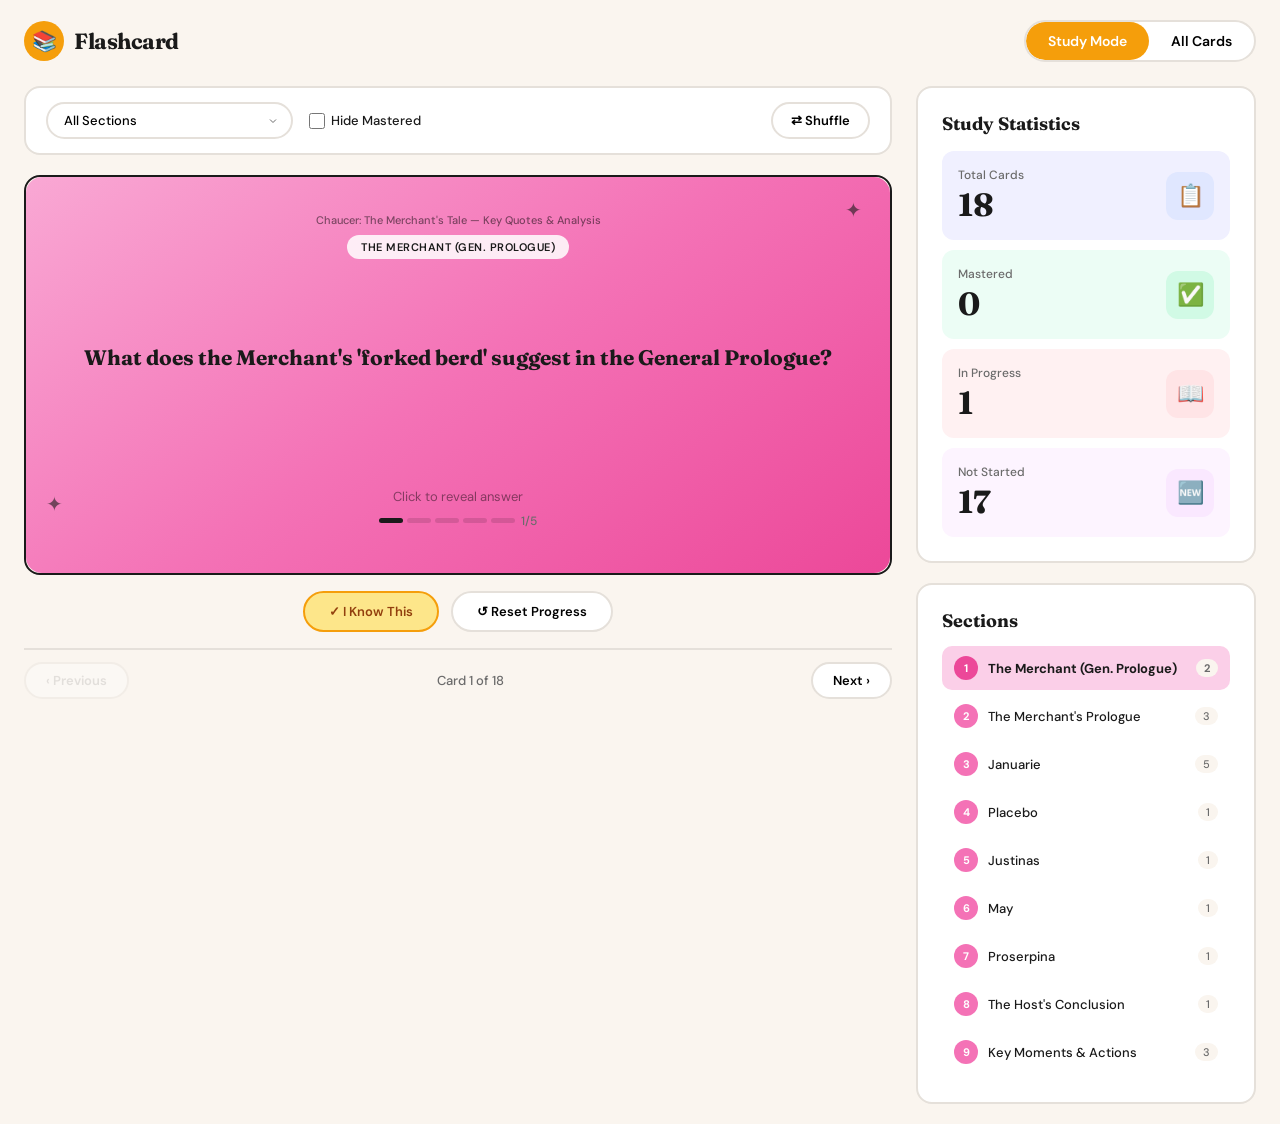
<file: merchant.html>
<!DOCTYPE html>
<html lang="en">
<head>
<meta charset="UTF-8">
<meta name="viewport" content="width=device-width, initial-scale=1.0">
<title>Flashcard — Chaucer: The Merchant's Tale Quotes</title>
<link href="https://fonts.googleapis.com/css2?family=DM+Sans:ital,opsz,wght@0,9..40,300;0,9..40,400;0,9..40,500;0,9..40,600;0,9..40,700;1,9..40,400&family=Fraunces:opsz,wght@9..144,400;9..144,600;9..144,700;9..144,800&display=swap" rel="stylesheet">
<style>
*{margin:0;padding:0;box-sizing:border-box}
:root{--bg:#faf5ef;--card-bg:#fff;--text:#1a1a1a;--text-muted:#6b6b6b;--pink:#f472b6;--pink-light:#fbcfe8;--pink-hot:#ec4899;--gold:#f59e0b;--gold-light:#fde68a;--green:#34d399;--green-bg:#d1fae5;--blue:#818cf8;--blue-bg:#e0e7ff;--red:#fb7185;--red-bg:#ffe4e6;--magenta:#f0abfc;--magenta-bg:#fae8ff;--border:#e5e0da;--radius:16px}
body{font-family:'DM Sans',sans-serif;background:var(--bg);color:var(--text);min-height:100vh}
h1,h2,h3{font-family:'Fraunces',serif}
.app{max-width:1320px;margin:0 auto;padding:20px 24px}
.header{display:flex;justify-content:space-between;align-items:center;margin-bottom:24px}
.logo{display:flex;align-items:center;gap:10px}
.logo-icon{width:40px;height:40px;background:var(--gold);border-radius:50%;display:flex;align-items:center;justify-content:center;font-size:20px}
.logo h1{font-size:22px;font-weight:700;letter-spacing:-0.5px}
.mode-toggle{display:flex;background:var(--card-bg);border:2px solid var(--border);border-radius:40px;overflow:hidden}
.mode-btn{padding:10px 22px;border:none;background:transparent;font-family:'DM Sans',sans-serif;font-size:14px;font-weight:600;cursor:pointer;transition:all .2s}
.mode-btn.active{background:var(--gold);color:#fff;border-radius:40px}
.main{display:grid;grid-template-columns:1fr 340px;gap:24px}
@media(max-width:900px){.main{grid-template-columns:1fr}.sidebar{order:-1}}
.toolbar{display:flex;align-items:center;gap:16px;padding:14px 20px;background:var(--card-bg);border:2px solid var(--border);border-radius:var(--radius);margin-bottom:20px;flex-wrap:wrap}
.cat-select{padding:8px 16px;border:2px solid var(--border);border-radius:30px;font-family:'DM Sans',sans-serif;font-size:13px;font-weight:500;background:var(--card-bg);cursor:pointer;appearance:none;background-image:url("data:image/svg+xml,%3Csvg xmlns='http://www.w3.org/2000/svg' width='12' height='12' viewBox='0 0 24 24' fill='none' stroke='%236b6b6b' stroke-width='2'%3E%3Cpath d='M6 9l6 6 6-6'/%3E%3C/svg%3E");background-repeat:no-repeat;background-position:right 12px center;padding-right:32px}
.hide-mastered{display:flex;align-items:center;gap:6px;font-size:13px;font-weight:500;cursor:pointer;user-select:none}
.hide-mastered input{width:16px;height:16px;accent-color:var(--pink-hot)}
.shuffle-btn{margin-left:auto;padding:8px 18px;border:2px solid var(--border);border-radius:30px;background:var(--card-bg);font-family:'DM Sans',sans-serif;font-size:13px;font-weight:600;cursor:pointer;display:flex;align-items:center;gap:6px;transition:all .15s}
.shuffle-btn:hover{background:var(--gold-light);border-color:var(--gold)}
.card-container{perspective:1200px;margin-bottom:16px}
.flashcard{position:relative;min-height:400px;border-radius:var(--radius);border:2.5px solid var(--text);cursor:pointer;transform-style:preserve-3d;transition:transform .5s cubic-bezier(.4,.2,.2,1);user-select:none}
.flashcard.flipped{transform:rotateY(180deg)}
.card-face{position:absolute;inset:0;border-radius:var(--radius);backface-visibility:hidden;padding:36px 32px;display:flex;flex-direction:column;overflow-y:auto}
.card-front{background:linear-gradient(145deg,#f9a8d4,#f472b6,#ec4899);color:var(--text)}
.card-back{background:linear-gradient(145deg,#fde68a,#fbbf24,#f59e0b);transform:rotateY(180deg);color:var(--text)}
.card-category{display:inline-block;padding:5px 14px;background:rgba(255,255,255,.85);border-radius:20px;font-size:11px;font-weight:600;text-transform:uppercase;letter-spacing:.5px;align-self:center;margin-bottom:20px}
.card-section{font-size:11px;font-weight:500;color:rgba(0,0,0,.5);text-align:center;margin-bottom:8px}
.card-question{font-family:'Fraunces',serif;font-size:21px;font-weight:700;line-height:1.35;text-align:center;margin:auto 0;padding:10px 0}
.card-hint{text-align:center;font-size:13px;color:rgba(0,0,0,.45);margin-top:auto}
.card-back .card-category{background:rgba(255,255,255,.7)}
.card-answer{font-size:14.5px;line-height:1.7;margin:8px 0;flex:1}
.card-answer strong{font-weight:700}
.card-answer ul{padding-left:18px;margin:6px 0}
.card-answer li{margin:5px 0}
.card-answer .quote{font-style:italic;background:rgba(255,255,255,.35);padding:6px 12px;border-radius:8px;border-left:3px solid rgba(0,0,0,.2);margin:8px 0;display:block;line-height:1.6}
.sparkle{position:absolute;font-size:20px;opacity:.6}
.sparkle-1{top:20px;right:28px}
.sparkle-2{bottom:56px;left:20px}
.progress-bar{display:flex;align-items:center;justify-content:center;gap:6px;padding:8px 0}
.progress-bar span{font-size:12px;color:var(--text-muted);font-weight:500}
.progress-dots{display:flex;gap:4px}
.progress-dot{width:24px;height:5px;border-radius:3px;background:rgba(0,0,0,.12);transition:background .2s}
.progress-dot.filled{background:var(--text)}
.actions{display:flex;justify-content:center;gap:12px;margin:12px 0 16px}
.action-btn{padding:10px 24px;border-radius:30px;border:2px solid var(--border);background:var(--card-bg);font-family:'DM Sans',sans-serif;font-size:13px;font-weight:600;cursor:pointer;display:flex;align-items:center;gap:6px;transition:all .15s}
.action-btn:hover{transform:translateY(-1px);box-shadow:0 2px 8px rgba(0,0,0,.08)}
.action-btn.know{background:var(--gold-light);border-color:var(--gold);color:#92400e}
.action-btn.know:hover{background:var(--gold)}
.action-btn.reset:hover{background:#fee2e2;border-color:var(--red)}
.nav{display:flex;justify-content:space-between;align-items:center;padding:12px 0;border-top:2px solid var(--border)}
.nav-btn{padding:8px 20px;border:2px solid var(--border);border-radius:30px;background:var(--card-bg);font-family:'DM Sans',sans-serif;font-size:13px;font-weight:600;cursor:pointer;display:flex;align-items:center;gap:4px;transition:all .15s}
.nav-btn:hover:not(:disabled){background:var(--gold-light);border-color:var(--gold)}
.nav-btn:disabled{opacity:.35;cursor:not-allowed}
.nav-count{font-size:13px;color:var(--text-muted);font-weight:500}
.sidebar{display:flex;flex-direction:column;gap:20px}
.stats-box{background:var(--card-bg);border:2px solid var(--border);border-radius:var(--radius);padding:24px}
.stats-box h2{font-size:18px;font-weight:700;margin-bottom:16px}
.stat-card{display:flex;align-items:center;justify-content:space-between;padding:16px;border-radius:12px;margin-bottom:10px}
.stat-card:last-child{margin-bottom:0}
.stat-label{font-size:12px;font-weight:500;color:var(--text-muted)}
.stat-value{font-size:32px;font-weight:700;font-family:'Fraunces',serif;margin-top:2px}
.stat-icon{width:48px;height:48px;border-radius:12px;display:flex;align-items:center;justify-content:center;font-size:22px}
.stat-total .stat-icon{background:var(--blue-bg);color:var(--blue)}
.stat-total{background:#f0f0ff}
.stat-mastered .stat-icon{background:var(--green-bg);color:var(--green)}
.stat-mastered{background:#ecfdf5}
.stat-progress .stat-icon{background:var(--red-bg);color:var(--red)}
.stat-progress{background:#fff1f2}
.stat-new .stat-icon{background:var(--magenta-bg);color:var(--magenta)}
.stat-new{background:#fdf4ff}
.sections-box{background:var(--card-bg);border:2px solid var(--border);border-radius:var(--radius);padding:24px}
.sections-box h2{font-size:18px;font-weight:700;margin-bottom:14px}
.section-item{display:flex;align-items:center;gap:10px;padding:10px 12px;border-radius:10px;cursor:pointer;transition:all .15s;font-size:13px;font-weight:500;margin-bottom:4px}
.section-item:hover{background:var(--pink-light)}
.section-item.active{background:var(--pink-light);font-weight:700}
.section-num{width:24px;height:24px;border-radius:50%;background:var(--pink);color:#fff;display:flex;align-items:center;justify-content:center;font-size:11px;font-weight:700;flex-shrink:0}
.section-item.active .section-num{background:var(--pink-hot)}
.section-count{margin-left:auto;font-size:11px;color:var(--text-muted);background:var(--bg);padding:2px 8px;border-radius:10px}
.all-cards-grid{display:grid;grid-template-columns:repeat(auto-fill,minmax(300px,1fr));gap:16px;margin-top:20px}
.mini-card{background:var(--card-bg);border:2px solid var(--border);border-radius:var(--radius);padding:20px;cursor:pointer;transition:all .2s}
.mini-card:hover{transform:translateY(-2px);box-shadow:0 4px 16px rgba(0,0,0,.08);border-color:var(--pink)}
.mini-card .mc-cat{font-size:10px;font-weight:600;text-transform:uppercase;letter-spacing:.5px;color:var(--pink-hot);margin-bottom:6px}
.mini-card .mc-q{font-family:'Fraunces',serif;font-size:15px;font-weight:600;margin-bottom:8px;line-height:1.4}
.mini-card .mc-status{font-size:11px;padding:3px 10px;border-radius:20px;display:inline-block;font-weight:600}
.mc-status.mastered{background:var(--green-bg);color:#065f46}
.mc-status.in-progress{background:var(--gold-light);color:#92400e}
.mc-status.not-started{background:#f3f4f6;color:#6b7280}
.all-cards-header{display:flex;justify-content:space-between;align-items:center;flex-wrap:wrap;gap:12px}
.all-cards-header h2{font-family:'Fraunces',serif;font-size:24px}
.search-box{padding:10px 18px;border:2px solid var(--border);border-radius:30px;font-family:'DM Sans',sans-serif;font-size:13px;width:260px;background:var(--card-bg)}
.search-box:focus{outline:none;border-color:var(--pink)}
.hidden{display:none!important}
.card-face::-webkit-scrollbar{width:6px}
.card-face::-webkit-scrollbar-thumb{background:rgba(0,0,0,.15);border-radius:3px}
</style>
</head>
<body>
<div class="app">
  <div class="header">
    <div class="logo"><div class="logo-icon">📚</div><h1>Flashcard</h1></div>
    <div class="mode-toggle">
      <button class="mode-btn active" onclick="setMode('study')">Study Mode</button>
      <button class="mode-btn" onclick="setMode('all')">All Cards</button>
    </div>
  </div>
  <div id="studyMode">
    <div class="main">
      <div class="study-area">
        <div class="toolbar">
          <select class="cat-select" id="catSelect" onchange="filterCards()"></select>
          <label class="hide-mastered"><input type="checkbox" id="hideMastered" onchange="filterCards()"> Hide Mastered</label>
          <button class="shuffle-btn" onclick="shuffleCards()">⇄ Shuffle</button>
        </div>
        <div class="card-container">
          <div class="flashcard" id="flashcard" onclick="flipCard()">
            <div class="card-face card-front">
              <div class="card-section" id="cardSection"></div>
              <div class="card-category" id="cardCategory"></div>
              <div class="card-question" id="cardQuestion"></div>
              <div class="card-hint">Click to reveal answer</div>
              <div class="sparkle sparkle-1">✦</div>
              <div class="sparkle sparkle-2">✦</div>
              <div class="progress-bar"><div class="progress-dots" id="progressDots"></div><span id="progressText">0/5</span></div>
            </div>
            <div class="card-face card-back">
              <div class="card-category" id="cardCategoryBack">Answer</div>
              <div class="card-answer" id="cardAnswer"></div>
              <div class="card-hint">Click to flip back</div>
            </div>
          </div>
        </div>
        <div class="actions">
          <button class="action-btn know" onclick="markKnown()">✓ I Know This</button>
          <button class="action-btn reset" onclick="resetCard()">↺ Reset Progress</button>
        </div>
        <div class="nav">
          <button class="nav-btn" id="prevBtn" onclick="prevCard()">‹ Previous</button>
          <span class="nav-count" id="navCount">Card 1 of 20</span>
          <button class="nav-btn" id="nextBtn" onclick="nextCard()">Next ›</button>
        </div>
      </div>
      <div class="sidebar">
        <div class="stats-box">
          <h2>Study Statistics</h2>
          <div class="stat-card stat-total"><div><div class="stat-label">Total Cards</div><div class="stat-value" id="statTotal">0</div></div><div class="stat-icon">📋</div></div>
          <div class="stat-card stat-mastered"><div><div class="stat-label">Mastered</div><div class="stat-value" id="statMastered">0</div></div><div class="stat-icon">✅</div></div>
          <div class="stat-card stat-progress"><div><div class="stat-label">In Progress</div><div class="stat-value" id="statProgress">0</div></div><div class="stat-icon">📖</div></div>
          <div class="stat-card stat-new"><div><div class="stat-label">Not Started</div><div class="stat-value" id="statNew">0</div></div><div class="stat-icon">🆕</div></div>
        </div>
        <div class="sections-box"><h2>Sections</h2><div id="sectionList"></div></div>
      </div>
    </div>
  </div>
  <div id="allCardsMode" class="hidden">
    <div class="all-cards-header">
      <h2>All Flashcards</h2>
      <input type="text" class="search-box" placeholder="Search cards..." oninput="searchCards(this.value)">
    </div>
    <div class="all-cards-grid" id="allCardsGrid"></div>
  </div>
</div>

<script>
const TOPIC = "Chaucer: The Merchant's Tale — Key Quotes & Analysis";

const sections = [
  { id: 1, title: "The Merchant (Gen. Prologue)" },
  { id: 2, title: "The Merchant's Prologue" },
  { id: 3, title: "Januarie" },
  { id: 4, title: "Placebo" },
  { id: 5, title: "Justinas" },
  { id: 6, title: "May" },
  { id: 7, title: "Proserpina" },
  { id: 8, title: "The Host's Conclusion" },
  { id: 9, title: "Key Moments & Actions" },
];

const cards = [
  // ===== 1. THE MERCHANT (GENERAL PROLOGUE) =====
  {
    section: 1,
    question: "What does the Merchant's 'forked berd' suggest in the General Prologue?",
    answer: `<span class="quote">"forked berd"</span>
<strong>Analysis:</strong><ul>
<li>The forked beard carries <strong>Edenic connotations</strong> — it visually evokes a <strong>serpent's tongue</strong>, associating the Merchant with the <strong>snake from the Garden of Eden</strong>.</li>
<li>"Edenic" = associated with Eden, the Fall, temptation, and deception.</li>
<li>This subtly suggests the Merchant is <strong>untrustworthy, duplicitous</strong> — a man with a forked (split/double) nature.</li>
<li>It foreshadows the tale's themes of <strong>deception in marriage</strong> and the Fall narrative (the garden, the tree, sexual transgression).</li></ul>
<strong>Exam Use:</strong> Links the Merchant's physical appearance to the tale's deeper theological symbolism — Eden, the serpent, the corruption of paradise.`
  },
  {
    section: 1,
    question: "What is significant about the Merchant being in 'dette'?",
    answer: `<span class="quote">"So witty no one knew he was in <strong>dette</strong>"</span>
<strong>Analysis:</strong><ul>
<li>The Merchant presents a <strong>façade of prosperity</strong> while secretly being in debt — he is skilled at <strong>concealing the truth</strong>.</li>
<li>This establishes the Merchant as a character defined by <strong>appearances vs reality</strong> — a central theme of the entire tale.</li>
<li>His financial deception mirrors the <strong>marital deception</strong> at the heart of his story: just as he hides his debt, May hides her adultery, and Januarie hides from the truth of his own situation.</li></ul>
<strong>Exam Use:</strong> The Merchant's own duplicity colours his narration — he is a bitter, unreliable narrator whose personal failures shape how he tells the tale.`
  },

  // ===== 2. THE MERCHANT'S PROLOGUE =====
  {
    section: 2,
    question: "What does the 'snare' metaphor reveal about the Merchant's view of marriage?",
    answer: `<span class="quote">"<strong>snare</strong>" / "we wedded men live in <strong>sorwe and care</strong>"</span>
<strong>Analysis:</strong><ul>
<li><strong>"Snare"</strong> presents women as <strong>predatory</strong> — marriage is a trap that ensnares men. The word carries connotations of hunting, capture, and loss of freedom.</li>
<li><strong>Structural emphasis:</strong> "Snare" rhymes with and ends the couplet — this <strong>end-position</strong> gives the word extra weight and emphasis, making the trap feel inescapable.</li>
<li><strong>"We wedded men"</strong> — the <strong>plural "we"</strong> universalises his suffering. The Merchant doesn't just complain about <em>his</em> marriage — he claims <strong>all married men</strong> suffer this way.</li>
<li><strong>"Sorwe and care"</strong> — a doublet that reinforces misery through repetition.</li></ul>
<strong>Exam Use:</strong> Shows how the Merchant's misogynistic bitterness shapes the entire narrative. His personal unhappiness becomes a universal condemnation of women and marriage.`
  },
  {
    section: 2,
    question: "What is the effect of calling his wife a 'shrewe' and the 'thise monthes two' detail?",
    answer: `<span class="quote">"His wife is a <strong>shrewe</strong>" / "<strong>thise monthes two</strong>"</span>
<strong>Analysis:</strong><ul>
<li><strong>"Shrewe"</strong> (shrew) = a sharp-tongued, domineering woman. A stock misogynistic term that reduces his wife to a <strong>medieval anti-feminist stereotype</strong>.</li>
<li><strong>"Thise monthes two"</strong> — the Merchant has only been married for <strong>two months</strong>, yet complains of immense suffering.</li>
<li>This is <strong>comic undercutting</strong>: the brevity of the marriage makes his extreme bitterness seem <strong>absurd and disproportionate</strong>, undermining his credibility.</li>
<li>Chaucer uses this detail to invite the audience to <strong>laugh at</strong> the Merchant, not just sympathise with him.</li></ul>
<strong>Exam Use:</strong> Demonstrates Chaucer's use of irony — the Merchant's exaggerated self-pity after just two months makes him a comic figure, even as his bitterness poisons the tale he tells.`
  },
  {
    section: 2,
    question: "What is the significance of the tale being set in Pavia, Italy?",
    answer: `<span class="quote">Set in <strong>Pavia, Italy</strong> — known for brothels</span>
<strong>Analysis:</strong><ul>
<li>Pavia was associated in the medieval imagination with <strong>sexual licence and prostitution</strong>.</li>
<li>Setting the tale here immediately signals that <strong>sex, lust, and moral corruption</strong> will be central themes.</li>
<li>It creates an <strong>ironic backdrop</strong> for Januarie's idealistic fantasies about marriage — he dreams of marital bliss in a city synonymous with sexual commerce.</li>
<li>The Italian setting also connects to the <strong>fabliau tradition</strong> and Boccaccio's <em>Decameron</em>, grounding the tale in a genre of bawdy, comic storytelling about sexual deception.</li></ul>
<strong>Exam Use:</strong> The setting choice signals genre (fabliau), theme (lust/deception), and irony (paradise sought in a city of sin) — all in a single detail.`
  },

  // ===== 3. JANUARIE =====
  {
    section: 3,
    question: "How do different characters describe Januarie's age — 'old and hoor' vs 'stapen in age' vs 'a man of age'?",
    answer: `<span class="quote">Januarie: "<strong>old and hoor</strong>" / Placebo: "<strong>stapen in age</strong>" / Justinas: "<strong>ye been a man of age</strong>"</span>
<strong>Analysis:</strong><ul>
<li><strong>"Old and hoor"</strong> (old and grey-haired) — the narrator's blunt, unflattering description. Direct, harsh, undeniable.</li>
<li><strong>"Stapen in age"</strong> — Placebo's euphemism, meaning "advanced in years." This is deliberately <strong>softer and more tactful</strong> — it indirectly comments on Januarie's age without the brutal honesty. This fits Placebo's character as the <strong>yes-man who flatters</strong>.</li>
<li><strong>"Ye been a man of age"</strong> — Justinas is more honest than Placebo but still <strong>diplomatic</strong>. He acknowledges reality without Placebo's sycophancy.</li></ul>
<strong>Exam Use:</strong> The three descriptions of the same thing (old age) reveal each character's relationship with truth. The narrator is blunt, Placebo flatters, Justinas balances honesty with tact — a microcosm of the tale's exploration of truth, deception, and self-deception.`
  },
  {
    section: 3,
    question: "What does 'lusty lyf' and the 'old boef / tendre veel' metaphor reveal about Januarie?",
    answer: `<span class="quote">"<strong>Lusty lyf</strong>" / "Old <strong>boef</strong> is the <strong>tendre veel</strong>"</span>
<strong>Analysis:</strong><ul>
<li><strong>"Lusty lyf"</strong> — describes Januarie's life of sexual indulgence. The <strong>liquid alliteration</strong> (repeated 'l' sounds) creates a smooth, sensuous, almost self-indulgent sound — the sound <em>enacts</em> the luxury it describes.</li>
<li><strong>"Old boef is the tendre veel"</strong> — a food/sex metaphor. Januarie compares old beef (himself) with tender veal (a young wife).</li>
<li><strong>"Boef" vs "veel":</strong> Beef is tough, cheap, past its best. Veal is young, tender, and <strong>more expensive</strong> — suggesting Januarie sees a young wife as a luxury commodity to be consumed.</li>
<li><strong>"Tendre"</strong> = young, soft, delicate — it <strong>sexualises youth</strong>, reducing May to a piece of meat for Januarie's appetite.</li>
<li>The metaphor links <strong>eating and sex</strong> — Januarie "consumes" women. This commodification of women is central to the tale's critique.</li></ul>
<strong>Exam Use:</strong> Perfect for essays on gender, commodification, and the male gaze. Januarie literally describes marriage as purchasing and consuming young female flesh.`
  },
  {
    section: 3,
    question: "What does the 'mirour' in the marketplace reveal about how Januarie views women?",
    answer: `<span class="quote">"Many a fair shap and many a fair visage" / the "<strong>mirour</strong>" in the market place</span>
<strong>Analysis:</strong><ul>
<li><strong>"Many a fair shap and many a fair visage"</strong> — <strong>rhetorical balance</strong> (parallel structure): "many a fair... many a fair..." The repetition creates a sense of women as <strong>interchangeable objects</strong> to be browsed.</li>
<li>The <strong>"mirour" (mirror) in the marketplace</strong> — Januarie imagines women revolving before him like goods in a market. He is the <strong>consumer; they are the merchandise</strong>.</li>
<li>This is a <strong>male gaze</strong> image: women are visual objects to be inspected, compared, and selected — they have no agency, personality, or voice in this process.</li>
<li>The marketplace setting reduces <strong>marriage to a commercial transaction</strong> — buying a wife like buying goods.</li></ul>
<strong>Exam Use:</strong> Key quote for the commodification of women. The mirror/marketplace image perfectly captures Januarie's reduction of women to visual objects for male consumption — and by extension, the patriarchal marriage market of medieval society.`
  },
  {
    section: 3,
    question: "How does Januarie try to justify his desire for sex within marriage?",
    answer: `<span class="quote">Worried that paradise on earth means he can't reach heaven — but decides sex is acceptable because it is "<strong>as alle wedded men doon with hire wives</strong>"</span>
<strong>Analysis:</strong><ul>
<li>Januarie's theological worry is absurd: he fears that if marriage is <strong>too pleasurable</strong>, he won't get into heaven — but he wants the pleasure anyway.</li>
<li>His solution is self-serving rationalisation: sex is fine because <strong>"all married men do it with their wives"</strong> — he hides behind the institution of marriage to legitimise his lust.</li>
<li>This reveals Januarie's <strong>self-deception</strong>: he doesn't want marriage for companionship, love, or partnership — he wants <strong>sex on tap</strong> with religious permission.</li>
<li>The irony is devastating: he wants a <strong>private paradise</strong> (the garden) for sexual pleasure, but this "paradise" will become the site of his humiliation — just as Eden was the site of the Fall.</li></ul>
<strong>Exam Use:</strong> Links sex, religion, and self-deception. Januarie corrupts the language of faith to justify lust — mirroring how the tale's garden corrupts the idea of paradise.`
  },

  // ===== 4. PLACEBO =====
  {
    section: 4,
    question: "What does Placebo's name and his line 'I consente and conferme everydeel' reveal?",
    answer: `<span class="quote">Name: <strong>Placebo</strong> = "I shall please" / "<strong>I consente and conferme everydeel</strong>"</span>
<strong>Analysis:</strong><ul>
<li><strong>Placebo</strong> literally means <strong>"I shall please"</strong> in Latin — his name <em>is</em> his character. He exists only to agree, flatter, and tell Januarie what he wants to hear.</li>
<li><strong>"I consente and conferme everydeel"</strong> — "I consent and confirm in every way." The <strong>alliteration</strong> of "consente and conferme" creates a smooth, easy flow — the sound itself is agreeable, mirroring Placebo's sycophancy.</li>
<li>Placebo never challenges, questions, or advises — he simply <strong>validates</strong>. He is a <strong>yes-man</strong>, the opposite of a true friend.</li>
<li>His role reveals that Januarie <strong>surrounds himself with flatterers</strong> who reinforce his delusions rather than challenging them.</li></ul>
<strong>Exam Use:</strong> Placebo embodies the dangers of sycophancy — by confirming "everydeel," he enables Januarie's catastrophic self-deception. A good counsellor (Justinas) is ignored; the flatterer is embraced.`
  },

  // ===== 5. JUSTINAS =====
  {
    section: 5,
    question: "How does Justinas contrast with Placebo — 'Senek', 'avisement', and his view of marriage?",
    answer: `<span class="quote">Employs the teachings of "<strong>Senek</strong>" (Seneca) / Don't take a "<strong>wyf withouten avisement</strong>" / His wife: "<strong>cost and care</strong>" / "<strong>all blisses bare</strong>" / "<strong>ye shal nat plesen hire</strong>"</span>
<strong>Analysis:</strong><ul>
<li><strong>"Senek"</strong> (Seneca) — Justinas invokes the <strong>Stoic philosopher</strong>, grounding his advice in <strong>logic and reason over emotion</strong>. This contrasts sharply with Januarie's lust-driven decision-making.</li>
<li><strong>"Wyf withouten avisement"</strong> — don't take a wife without <strong>careful deliberation</strong>. Rational, measured advice that Januarie ignores.</li>
<li><strong>"Cost and care"</strong> — a blunt doublet describing what marriage actually brings. Notice it echoes the Merchant's own <strong>"sorwe and care"</strong> from the Prologue.</li>
<li><strong>"All blisses bare"</strong> — "devoid of all happiness." Justinas' marriage has been joyless.</li>
<li><strong>"Ye shal nat plesen hire"</strong> — "you will not please her." A brutally honest warning that an old man cannot sexually satisfy a young wife.</li></ul>
<strong>Exam Use:</strong> Justinas represents <strong>reason, experience, and honesty</strong> — everything Januarie refuses to hear. His name suggests "the just/honest one." The tragedy is that good advice is available but actively rejected in favour of flattery (Placebo).`
  },

  // ===== 6. MAY =====
  {
    section: 6,
    question: "What is significant about May writing Damyan a letter 'right of hire hand'? (ll. 784–785)",
    answer: `<span class="quote">"Right of hire hand a <strong>lettre</strong> made she, / In which she <strong>graunteth hym hire verray grace</strong>"</span>
<strong>Translation:</strong> "In her own hand a letter she made, / In which she grants him her true grace."<br><br>
<strong>Analysis:</strong><ul>
<li><strong>"Right of hire hand"</strong> — May writes the letter <strong>herself</strong>, with her own hand. This is a moment of <strong>female agency</strong> — she is not passive; she actively initiates the affair.</li>
<li><strong>"Hire verray grace"</strong> — "her true grace/favour." The word <strong>"grace"</strong> carries <strong>religious connotations</strong> (divine grace, mercy) — May's sexual consent is mockingly dressed in the language of spiritual blessing.</li>
<li>This <strong>parodies courtly love conventions</strong>: the lady "granting grace" to her suitor is a standard trope, but here it's used for a sordid adultery plot.</li>
<li>May's decisiveness contrasts with Januarie's dithering — she knows exactly what she wants and acts on it.</li></ul>
<strong>Exam Use:</strong> Key moment for May's agency and the tale's subversion of courtly love. The religious language ("grace") applied to adultery creates sharp irony.`
  },

  // ===== 7. PROSERPINA =====
  {
    section: 7,
    question: "What does Proserpina promise to give women? (ll. 1054–1058)",
    answer: `<span class="quote">"That I shal yeven hire <strong>suffisant answere</strong>, / And alle wommen after, for hir sake... / With <strong>face boold</strong> they shulle hemself excuse, / And <strong>bere hem doun</strong> that wolden hem accuse."</span>
<strong>Translation:</strong> "I shall give her a sufficient answer, / And all women afterwards, for her sake... / With bold face they shall excuse themselves, / And bear down those who would accuse them."<br><br>
<strong>Analysis:</strong><ul>
<li>Proserpina (Queen of the Underworld) grants May — and <strong>all women after her</strong> — the gift of a <strong>"suffisant answere"</strong>: the ability to talk their way out of any accusation.</li>
<li><strong>"Face boold"</strong> — women will be brazen, unapologetic, shameless in their self-defence. There's no guilt here — only confident deflection.</li>
<li><strong>"Bere hem doun"</strong> — women will <strong>overwhelm</strong> their accusers with words. The accused become the dominant party.</li>
<li>This is both <strong>anti-feminist satire</strong> (women are divinely gifted liars) AND a <strong>proto-feminist moment</strong> (women gain linguistic power to resist male authority).</li>
<li>Proserpina's intervention mirrors <strong>Pluto's</strong> (who restores Januarie's sight) — the divine husband and wife argue just like the mortal couples, universalising marital conflict.</li></ul>
<strong>Exam Use:</strong> Crucial passage for gender essays. It can be read as misogynistic (women are natural deceivers) OR as empowering (women gain rhetorical agency against patriarchal control). The ambiguity is the point.`
  },

  // ===== 8. THE HOST'S CONCLUSION =====
  {
    section: 8,
    question: "What does the Host's concluding speech reveal about medieval attitudes to women? (ll. 1209–1213)",
    answer: `<span class="quote">"Lo, whiche <strong>sleightes and subtilitees</strong> / In wommen been! For ay as <strong>bisy as bees</strong> / Been they, us <strong>sely men</strong> for to deceyve, / And from the <strong>soothe</strong> evere wol they weyve"</span>
<strong>Translation:</strong> "Lo, what tricks and craftiness / Are in women! For always as busy as bees / Are they, us innocent men to deceive, / And from the truth ever will they deviate."<br><br>
<strong>Analysis:</strong><ul>
<li><strong>"Sleightes and subtilitees"</strong> — a doublet emphasising women's cunning. The sibilant 's' sounds create a <strong>hissing, serpentine quality</strong> — linking women to the Edenic serpent.</li>
<li><strong>"Bisy as bees"</strong> — a simile suggesting women are <strong>constantly, industriously</strong> working to deceive. It's comic but also implies female intelligence and energy.</li>
<li><strong>"Sely men"</strong> — "innocent/simple men." The Host casts men as hapless <strong>victims</strong> — a deeply ironic claim given Januarie's own foolishness, manipulation, and commodification of May.</li>
<li><strong>"From the soothe evere wol they weyve"</strong> — women "deviate from truth." But the tale has shown that <strong>Januarie</strong> is the greatest self-deceiver — he refuses to see the truth even when his sight is literally restored.</li></ul>
<strong>Exam Use:</strong> The Host's speech seems to confirm misogynistic readings, but Chaucer undermines it through dramatic irony — the real fool in the tale is Januarie, not the women. The Host misreads his own tale.`
  },

  // ===== 9. KEY MOMENTS & ACTIONS =====
  {
    section: 9,
    question: "What is significant about May climbing on Januarie's back to reach the tree? (ll. 1132–1134)",
    answer: `<span class="quote">"Thanne sholde I <strong>clymbe</strong> wel ynogh," quod she, / "So I my <strong>foot myghte sette upon youre bak</strong>."</span>
<strong>Translation:</strong> "Then I should climb well enough," said she, / "If I might set my foot upon your back."<br><br>
<strong>Analysis:</strong><ul>
<li>May literally <strong>stands on Januarie's back</strong> to reach Damyan in the tree — Januarie is the <strong>physical stepping-stone</strong> to her adultery.</li>
<li>This is a powerful <strong>visual metaphor</strong>: Januarie is used, walked over, and humiliated — he enables his own cuckolding without realising it.</li>
<li>The image inverts the expected power dynamic — the <strong>old husband bends down</strong> while the young wife <strong>climbs over him</strong> to reach her lover.</li>
<li>It echoes the <strong>Edenic Fall</strong>: like Eve reaching for the forbidden fruit in the tree, May reaches up into the pear tree for forbidden sexual pleasure — with Januarie as the unwitting accomplice.</li></ul>
<strong>Exam Use:</strong> One of the tale's most memorable images. Works for essays on power, gender, the Fall, and dramatic irony — Januarie literally supports the act that destroys him.`
  },
  {
    section: 9,
    question: "How does Chaucer describe Damyan and May's sex in the tree? (ll. 1140–1141)",
    answer: `<span class="quote">"And sodeynly anon this Damyan / Gan <strong>pullen up the smok, and in he throng</strong>."</span>
<strong>Translation:</strong> "And suddenly at once this Damian / Pulled up the smock, and in he thrust."<br><br>
<strong>Analysis:</strong><ul>
<li>The language is <strong>brutally direct, crude, and physical</strong> — no romance, no courtly love poetry. Just "pulled up the smock, and in he thrust."</li>
<li>This is pure <strong>fabliau</strong> — the genre of bawdy, comic, sexually explicit medieval tales. The bluntness is deliberate and genre-appropriate.</li>
<li><strong>"Sodeynly anon"</strong> (suddenly at once) — the speed emphasises how <strong>unromantic and transactional</strong> the encounter is. There's no build-up, no tenderness — just a quick physical act.</li>
<li>The contrast between Januarie's <strong>elaborate romantic fantasies</strong> (the garden, the paradise imagery) and this <strong>crude two-line reality</strong> is devastatingly ironic.</li>
<li><strong>"Throng"</strong> — a forceful, aggressive verb that strips any remaining pretence of courtly love from the scene.</li></ul>
<strong>Exam Use:</strong> Essential for tone and genre analysis. The crude directness demolishes the courtly love framework — the "paradise" garden produces not spiritual elevation but a quick, sordid coupling in a tree.`
  },
  {
    section: 9,
    question: "How does May's deception after being caught link to Proserpina's gift?",
    answer: `<strong>Context:</strong> When Pluto restores Januarie's sight and he sees May and Damyan in the tree, May immediately deploys the <strong>"suffisant answere"</strong> promised by Proserpina.<br><br>
<strong>How it connects:</strong><ul>
<li>May claims she was told that <strong>struggling with a man in a tree</strong> would cure Januarie's blindness — so she was doing it <strong>for his benefit</strong>.</li>
<li>Januarie — despite having <strong>literally seen</strong> the adultery with his own restored eyes — <strong>chooses to believe her</strong>.</li>
<li>This is the tale's ultimate irony: <strong>physical sight is restored but moral/intellectual blindness remains</strong>. Januarie would rather believe an absurd lie than face the truth.</li>
<li>Proserpina's gift works not because the lie is convincing, but because Januarie <strong>wants to be deceived</strong> — his self-deception is voluntary.</li></ul>
<strong>Exam Use:</strong> The climactic moment that ties together every theme: sight/blindness, truth/deception, male self-deception, female agency, and the Edenic Fall. Januarie's willingness to believe the lie is the tale's most devastating commentary on marriage and human nature.`
  },

  // ===== THEMATIC OVERVIEW CARDS =====
  {
    section: 3,
    question: "How does the tale use the Garden/Eden motif through Januarie?",
    answer: `<strong>The Garden as False Paradise:</strong><ul>
<li>Januarie builds a <strong>private walled garden</strong> — his personal Eden, designed for sexual pleasure with May.</li>
<li>He carries the <strong>only key</strong>, symbolising his desire for total control over May's sexuality.</li>
<li>But the garden becomes the site of his <strong>humiliation</strong>, not his pleasure — just as Eden was the site of the Fall.</li></ul>
<strong>Key Parallels:</strong><ul>
<li><strong>The tree:</strong> Like the Tree of Knowledge, the pear tree is where transgression occurs.</li>
<li><strong>The woman:</strong> Like Eve, May reaches into the tree for forbidden fruit (sex with Damyan).</li>
<li><strong>The serpent:</strong> Damyan lurks in the tree like the serpent — hidden, waiting.</li>
<li><strong>Blindness/Knowledge:</strong> Januarie's sight is restored (like Adam's eyes being opened), but unlike Adam, he <strong>chooses to remain blind</strong>.</li></ul>
<strong>Exam Use:</strong> The Edenic parallel is the tale's deepest structural motif. But Chaucer inverts it: in Genesis, knowledge brings pain; in the Merchant's Tale, restored sight brings... nothing. Januarie refuses knowledge. The Fall is not from innocence to knowledge, but from delusion to <em>chosen</em> delusion.`
  },
];

// ========== APP LOGIC ==========
let currentIndex = 0, filteredCards = [...cards], cardProgress = {}, currentMode = 'study';
cards.forEach((_, i) => { cardProgress[i] = { seen: 0, mastered: false }; });
function initApp() {
  const s = document.getElementById('catSelect'); s.innerHTML = '<option value="all">All Sections</option>';
  sections.forEach(sec => { s.innerHTML += `<option value="${sec.id}">${sec.id}. ${sec.title}</option>`; });
  const l = document.getElementById('sectionList'); l.innerHTML = '';
  sections.forEach(sec => { const c = cards.filter(x => x.section === sec.id).length; l.innerHTML += `<div class="section-item" data-section="${sec.id}" onclick="jumpToSection(${sec.id})"><div class="section-num">${sec.id}</div><span>${sec.title}</span><span class="section-count">${c}</span></div>`; });
  filterCards();
}
function filterCards() { const c = document.getElementById('catSelect').value, h = document.getElementById('hideMastered').checked; filteredCards = cards.filter((x, i) => { if (c !== 'all' && x.section !== parseInt(c)) return false; if (h && cardProgress[i]?.mastered) return false; return true; }); currentIndex = 0; renderCard(); updateStats(); updateSH(); }
function renderCard() { if (!filteredCards.length) { document.getElementById('cardQuestion').textContent = 'No cards to show! Try changing filters.'; ['cardAnswer','cardSection','cardCategory','cardCategoryBack'].forEach(id => { const el = document.getElementById(id); if (el) el.innerHTML = ''; }); document.getElementById('navCount').textContent = '0 cards'; document.getElementById('progressDots').innerHTML = ''; document.getElementById('progressText').textContent = ''; return; } const card = filteredCards[currentIndex], gi = cards.indexOf(card), sec = sections.find(s => s.id === card.section), pr = cardProgress[gi]; pr.seen = Math.min(pr.seen + 1, 5); document.getElementById('cardSection').textContent = TOPIC; document.getElementById('cardCategory').textContent = sec ? sec.title : ''; document.getElementById('cardQuestion').textContent = card.question; document.getElementById('cardCategoryBack').textContent = 'Answer'; document.getElementById('cardAnswer').innerHTML = card.answer; const d = document.getElementById('progressDots'); d.innerHTML = ''; for (let i = 0; i < 5; i++) d.innerHTML += `<div class="progress-dot${i < pr.seen ? ' filled' : ''}"></div>`; document.getElementById('progressText').textContent = `${pr.seen}/5`; document.getElementById('navCount').textContent = `Card ${currentIndex + 1} of ${filteredCards.length}`; document.getElementById('prevBtn').disabled = currentIndex === 0; document.getElementById('nextBtn').disabled = currentIndex === filteredCards.length - 1; document.getElementById('flashcard').classList.remove('flipped'); updateSH(); }
function flipCard() { document.getElementById('flashcard').classList.toggle('flipped'); }
function nextCard() { if (currentIndex < filteredCards.length - 1) { currentIndex++; renderCard(); } }
function prevCard() { if (currentIndex > 0) { currentIndex--; renderCard(); } }
function markKnown() { const gi = cards.indexOf(filteredCards[currentIndex]); cardProgress[gi].mastered = true; cardProgress[gi].seen = 5; updateStats(); if (document.getElementById('hideMastered').checked) filterCards(); else renderCard(); }
function resetCard() { const gi = cards.indexOf(filteredCards[currentIndex]); cardProgress[gi].mastered = false; cardProgress[gi].seen = 0; updateStats(); renderCard(); }
function shuffleCards() { for (let i = filteredCards.length - 1; i > 0; i--) { const j = Math.floor(Math.random() * (i + 1)); [filteredCards[i], filteredCards[j]] = [filteredCards[j], filteredCards[i]]; } currentIndex = 0; renderCard(); }
function jumpToSection(id) { document.getElementById('catSelect').value = id; filterCards(); }
function updateSH() { if (!filteredCards.length) return; const cs = filteredCards[currentIndex]?.section; document.querySelectorAll('.section-item').forEach(el => el.classList.toggle('active', parseInt(el.dataset.section) === cs)); }
function updateStats() { let m = 0, p = 0, n = 0; cards.forEach((_, i) => { const pr = cardProgress[i]; if (pr.mastered) m++; else if (pr.seen > 0) p++; else n++; }); document.getElementById('statTotal').textContent = cards.length; document.getElementById('statMastered').textContent = m; document.getElementById('statProgress').textContent = p; document.getElementById('statNew').textContent = n; }
function setMode(mode) { currentMode = mode; document.querySelectorAll('.mode-btn').forEach(b => b.classList.remove('active')); if (mode === 'study') { document.querySelectorAll('.mode-btn')[0].classList.add('active'); document.getElementById('studyMode').classList.remove('hidden'); document.getElementById('allCardsMode').classList.add('hidden'); } else { document.querySelectorAll('.mode-btn')[1].classList.add('active'); document.getElementById('studyMode').classList.add('hidden'); document.getElementById('allCardsMode').classList.remove('hidden'); renderAllCards(); } }
function renderAllCards(f = '') { const g = document.getElementById('allCardsGrid'); g.innerHTML = ''; cards.forEach((card, i) => { if (f && !card.question.toLowerCase().includes(f.toLowerCase()) && !card.answer.toLowerCase().includes(f.toLowerCase())) return; const sec = sections.find(s => s.id === card.section); const p = cardProgress[i]; let st = 'not-started', sT = 'Not Started'; if (p.mastered) { st = 'mastered'; sT = 'Mastered'; } else if (p.seen > 0) { st = 'in-progress'; sT = 'In Progress'; } g.innerHTML += `<div class="mini-card" onclick="goToCard(${i})"><div class="mc-cat">${sec ? sec.title : ''}</div><div class="mc-q">${card.question}</div><span class="mc-status ${st}">${sT}</span></div>`; }); }
function goToCard(gi) { setMode('study'); document.getElementById('catSelect').value = 'all'; document.getElementById('hideMastered').checked = false; filteredCards = [...cards]; currentIndex = gi; renderCard(); }
function searchCards(q) { renderAllCards(q); }
document.addEventListener('keydown', e => { if (currentMode !== 'study') return; if (e.key === 'ArrowRight') nextCard(); else if (e.key === 'ArrowLeft') prevCard(); else if (e.key === ' ' || e.key === 'Enter') { e.preventDefault(); flipCard(); } });
initApp();
</script>
</body>
</html>
</file>
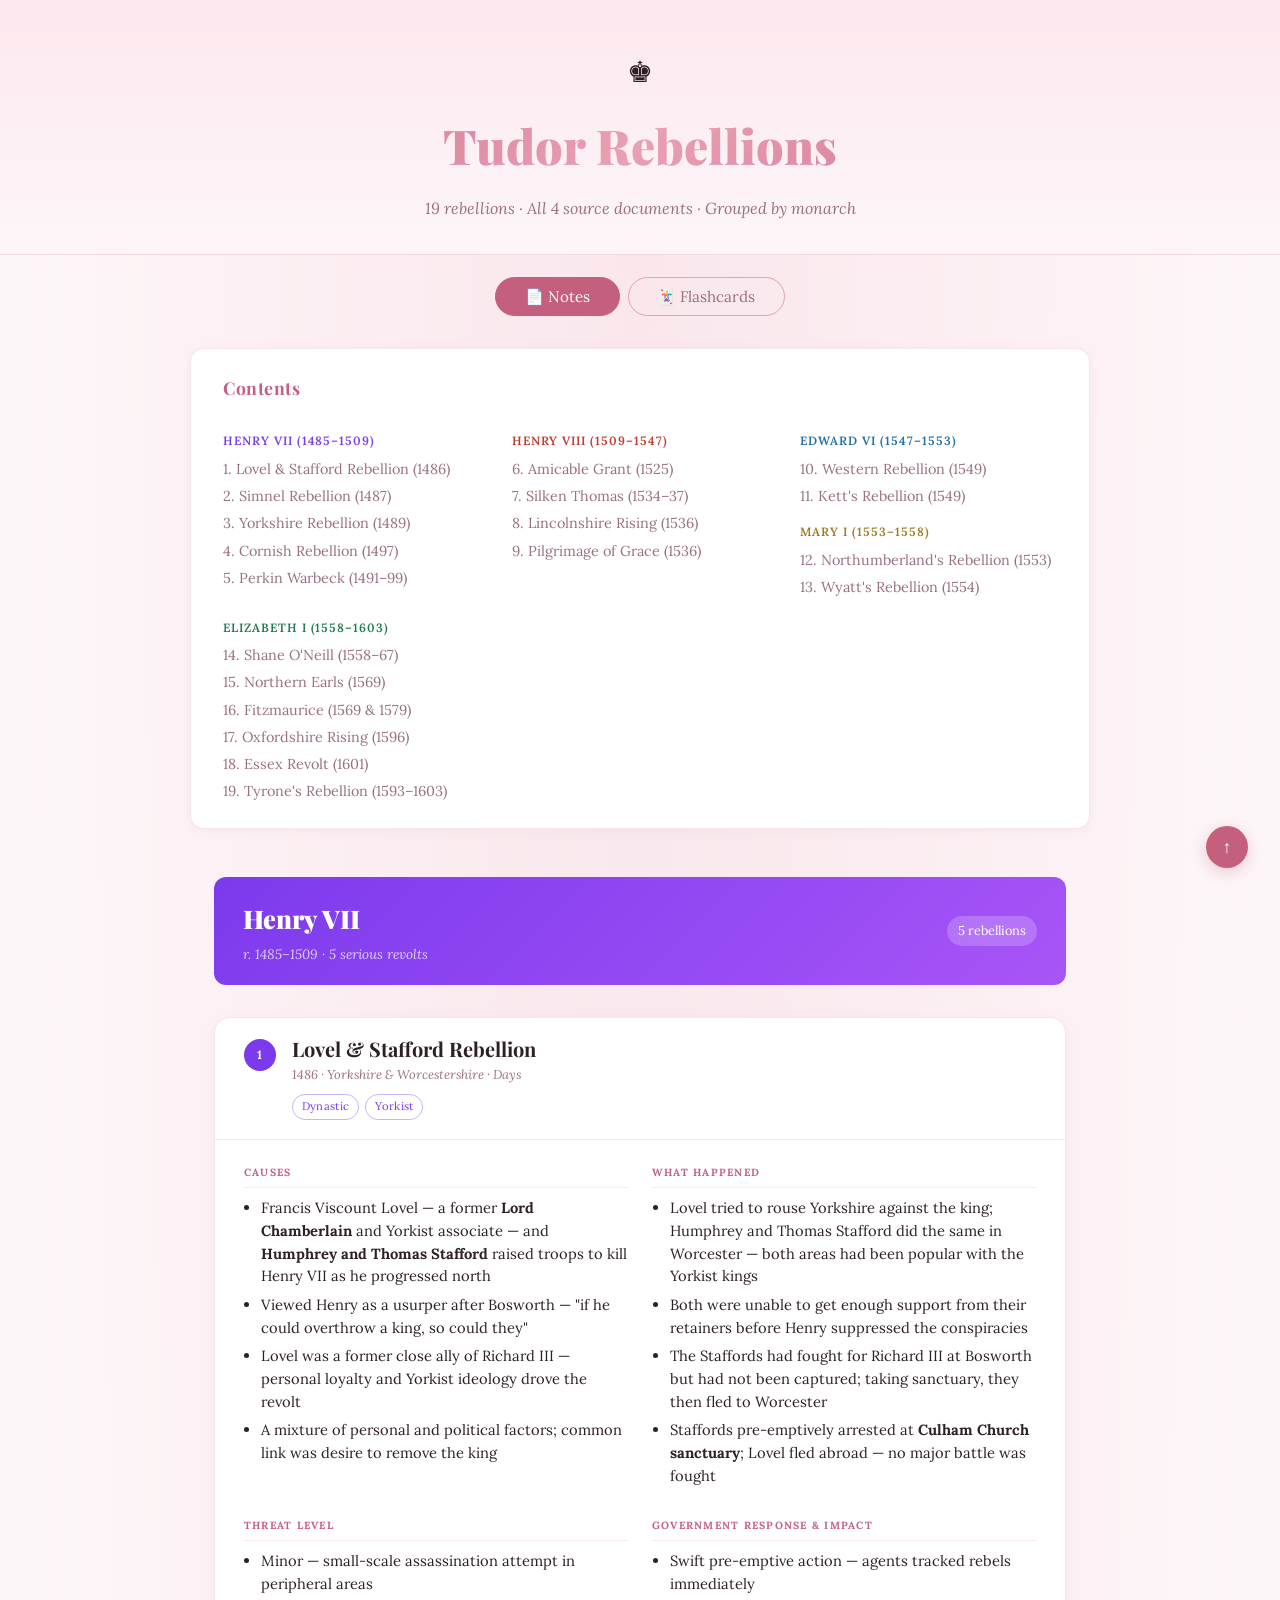
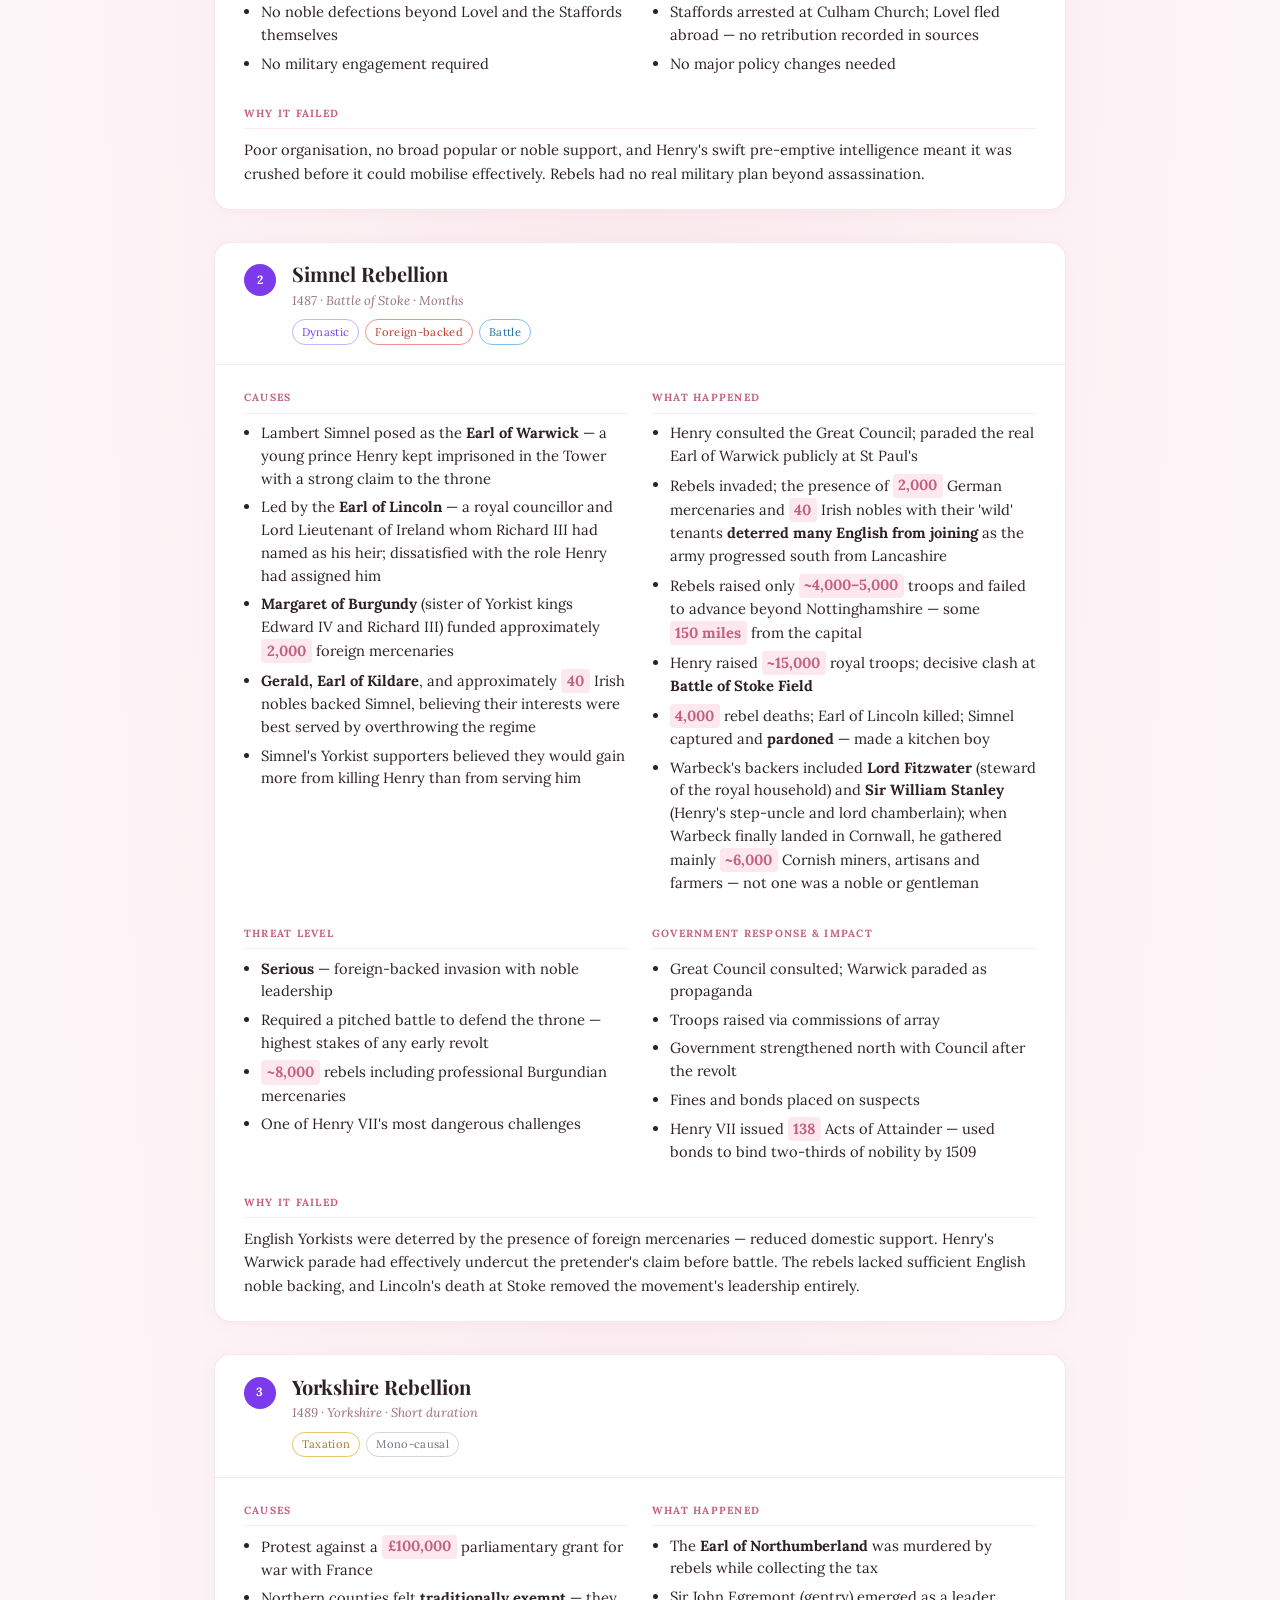
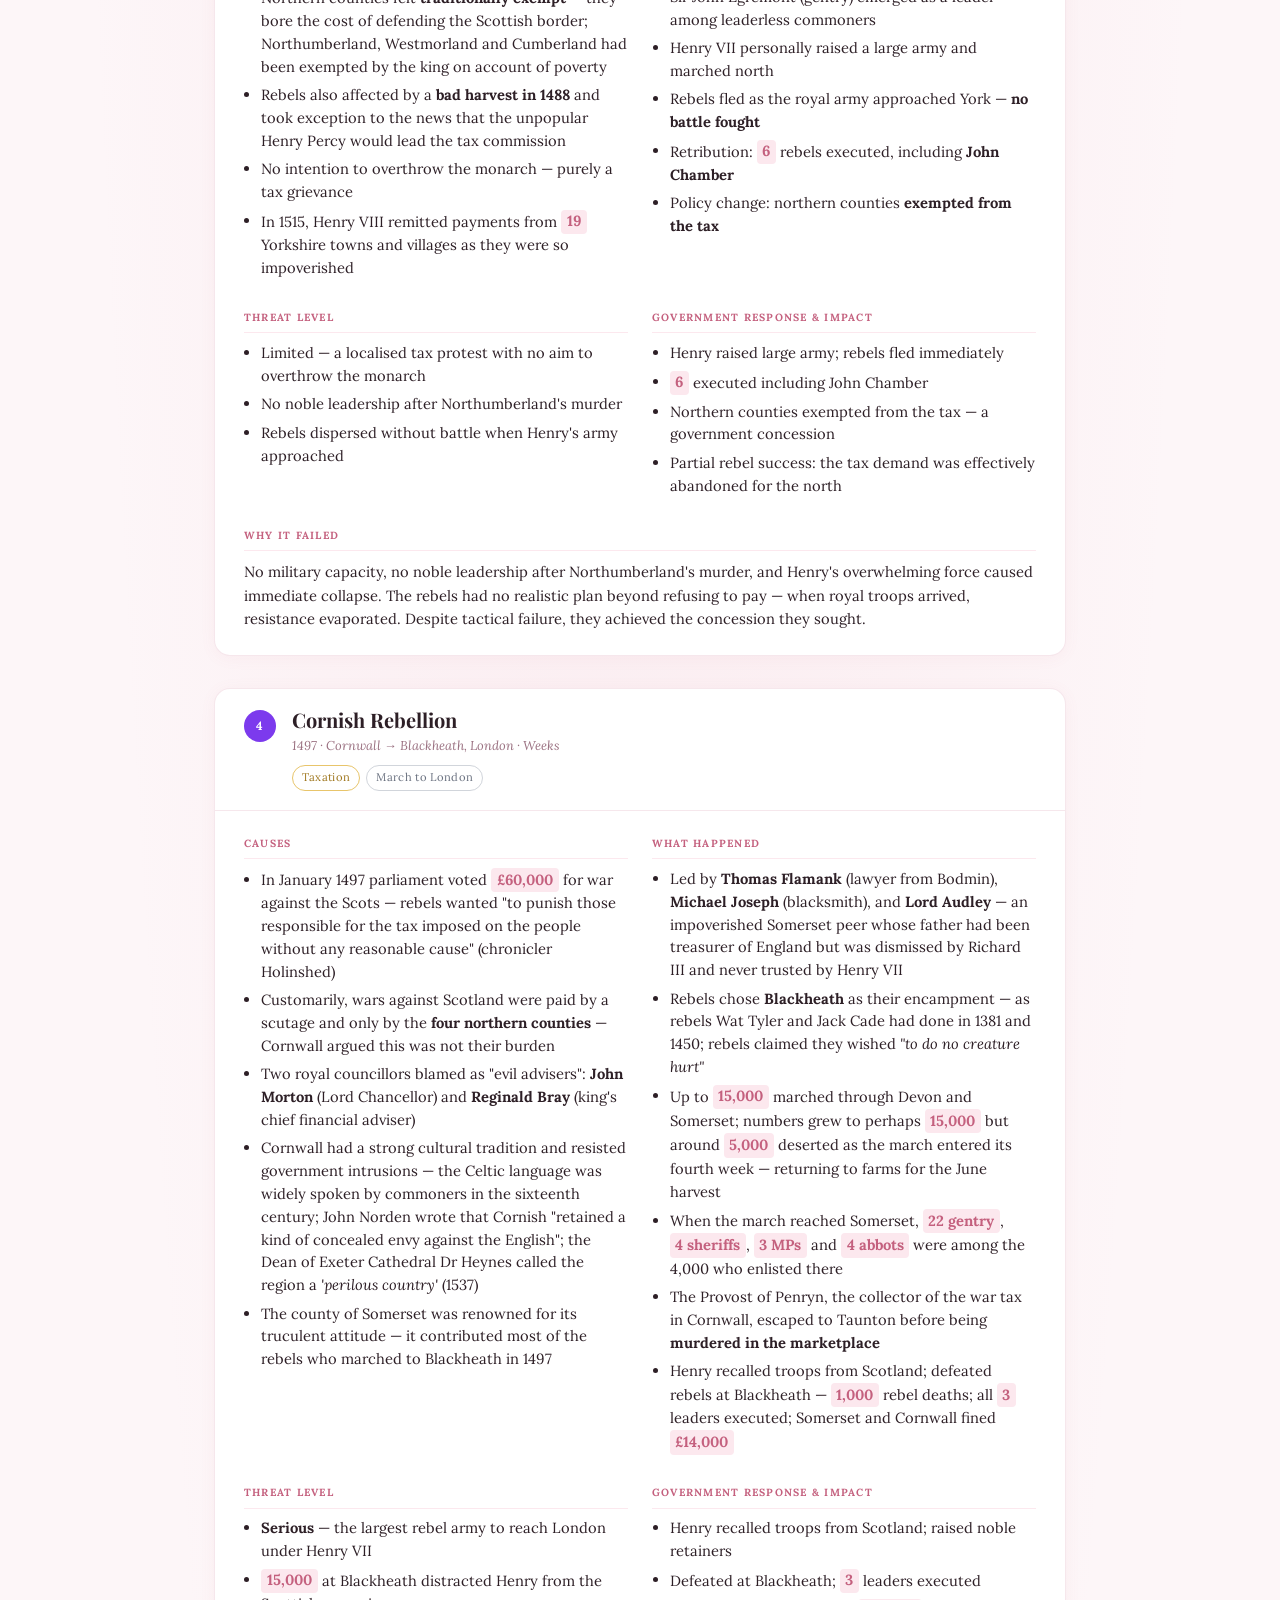
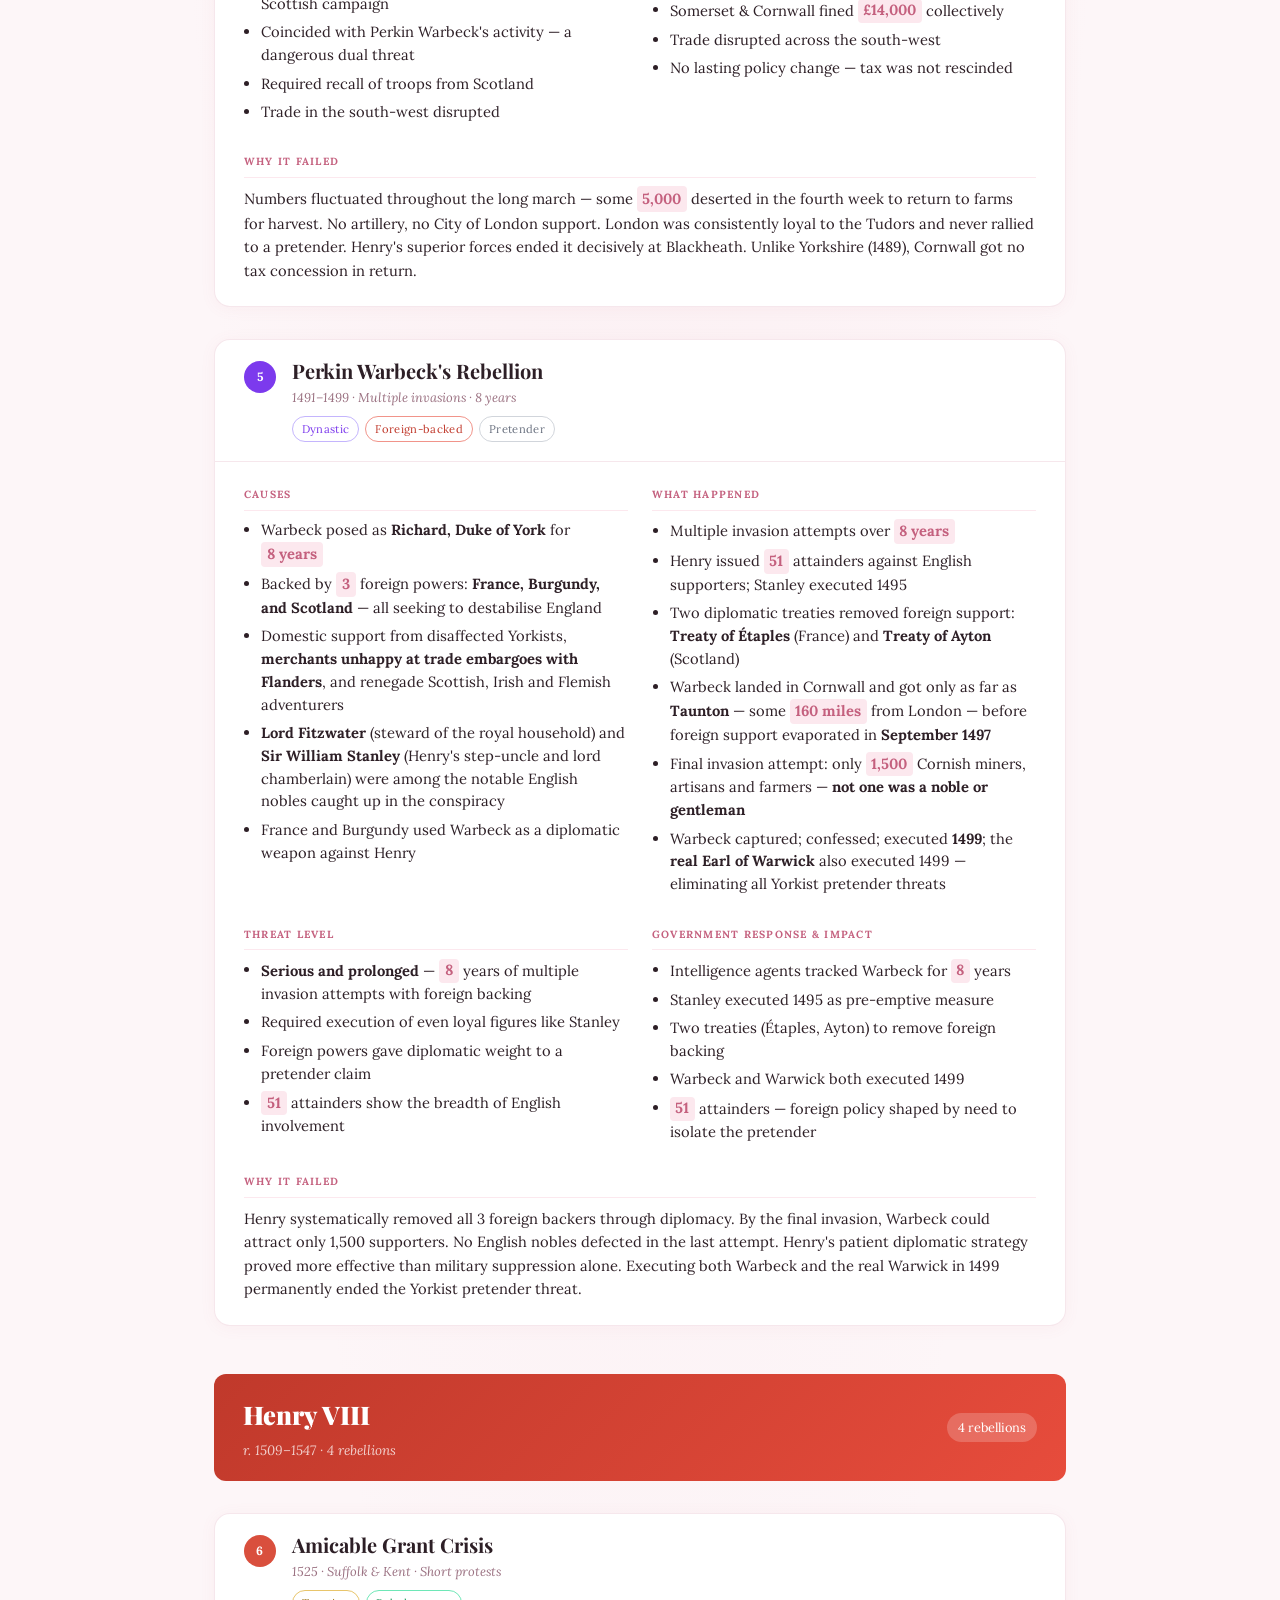
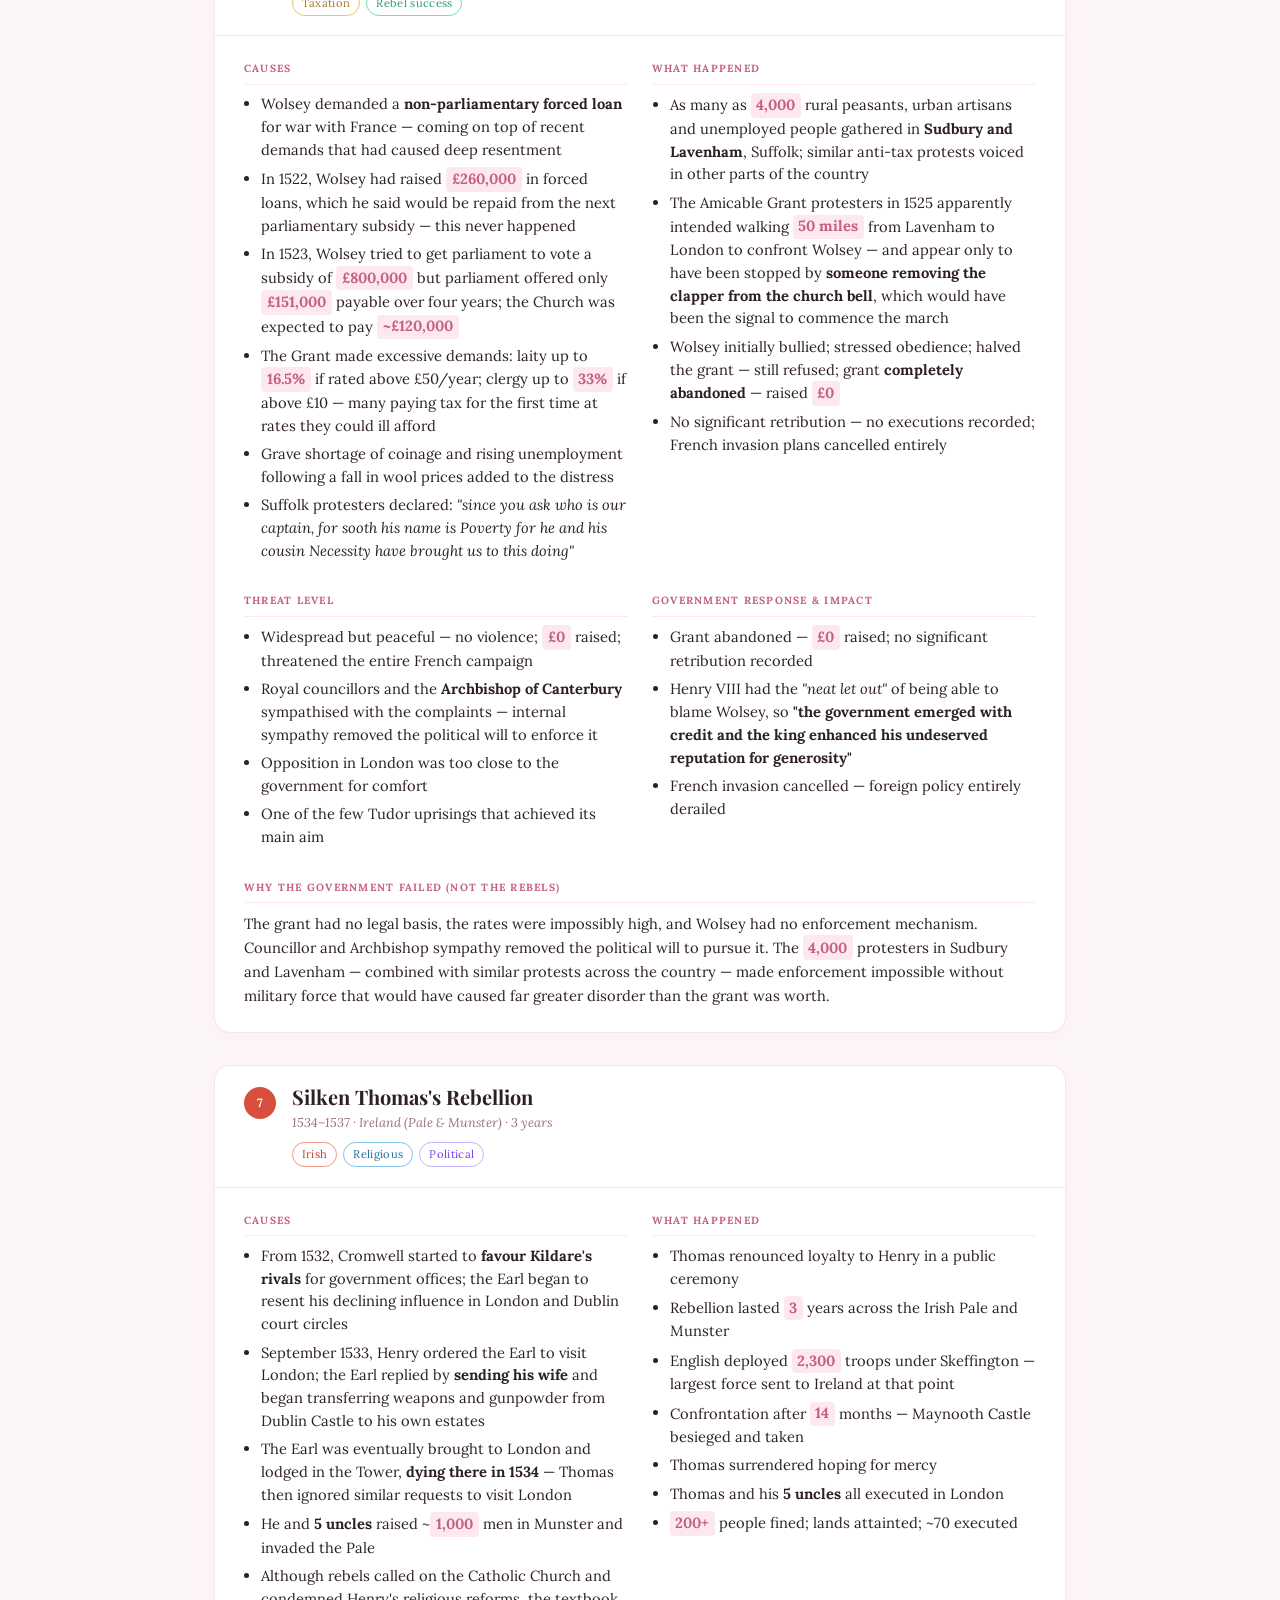
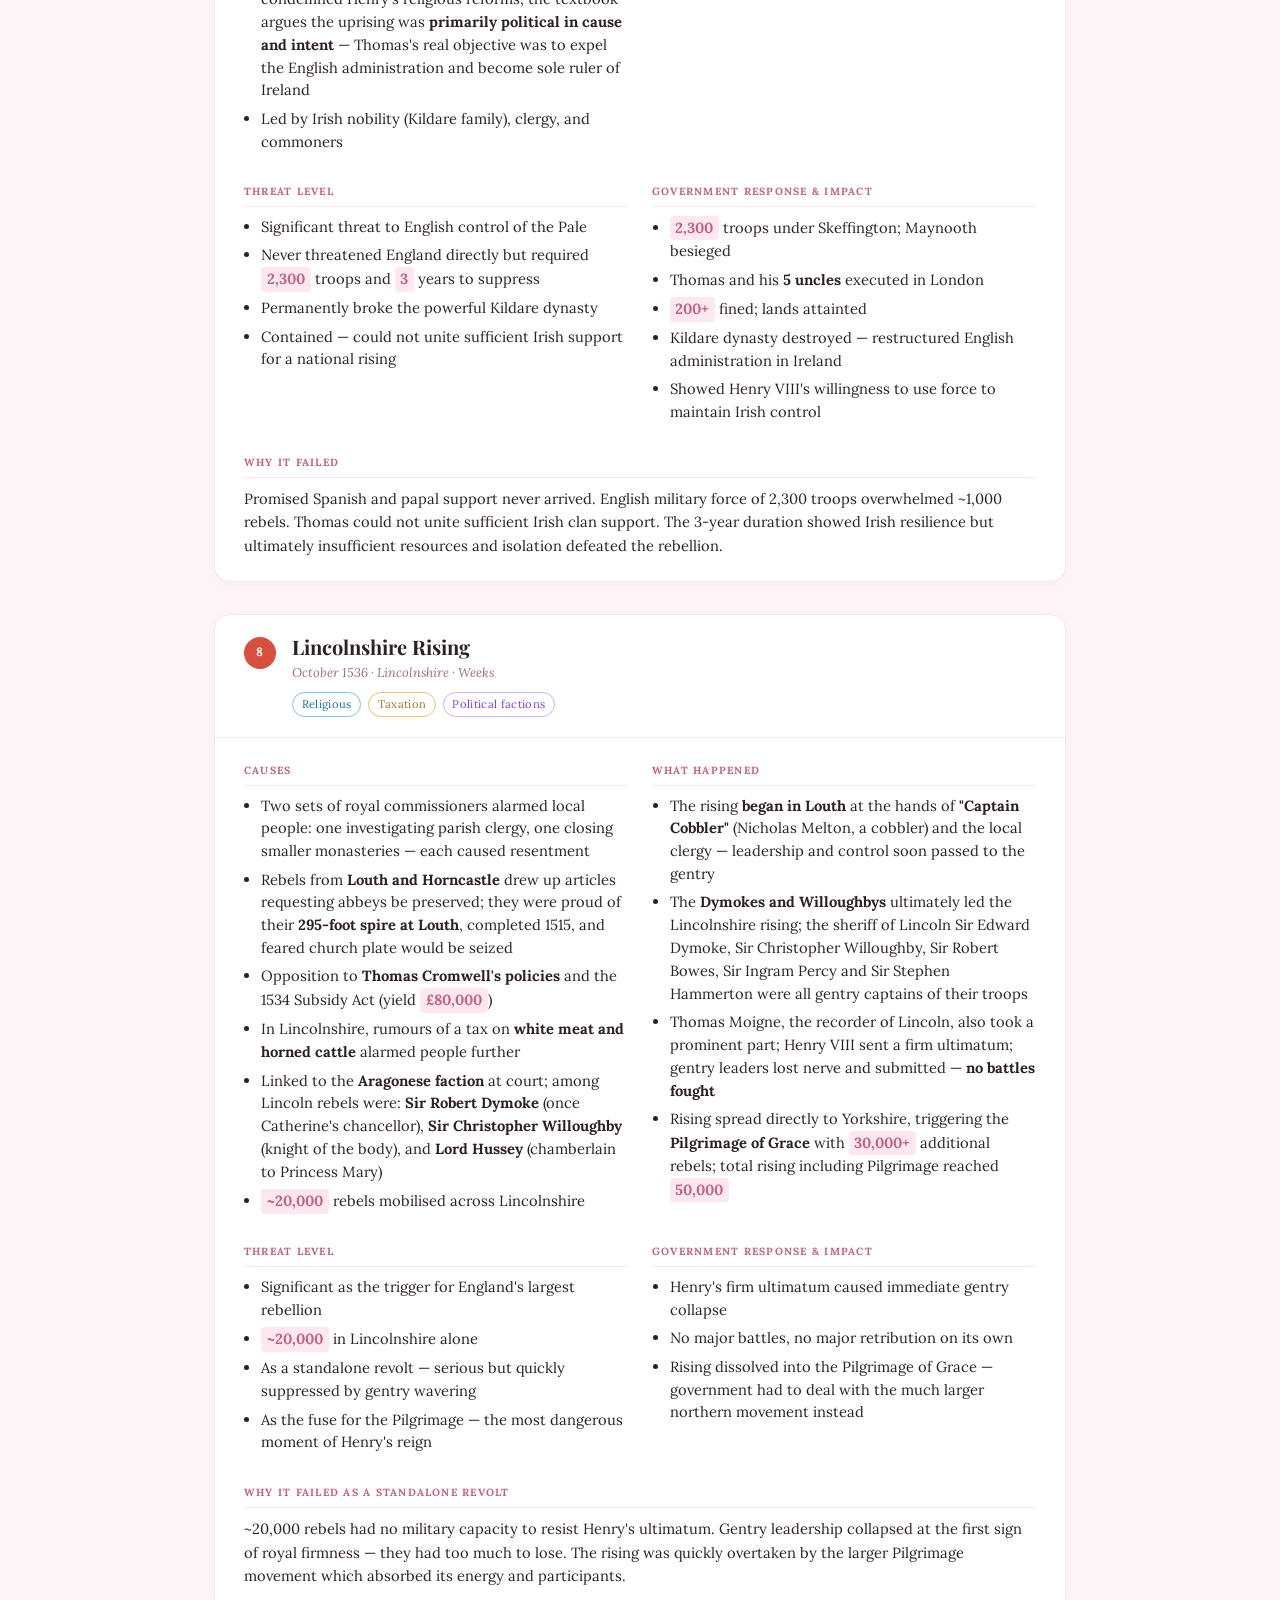
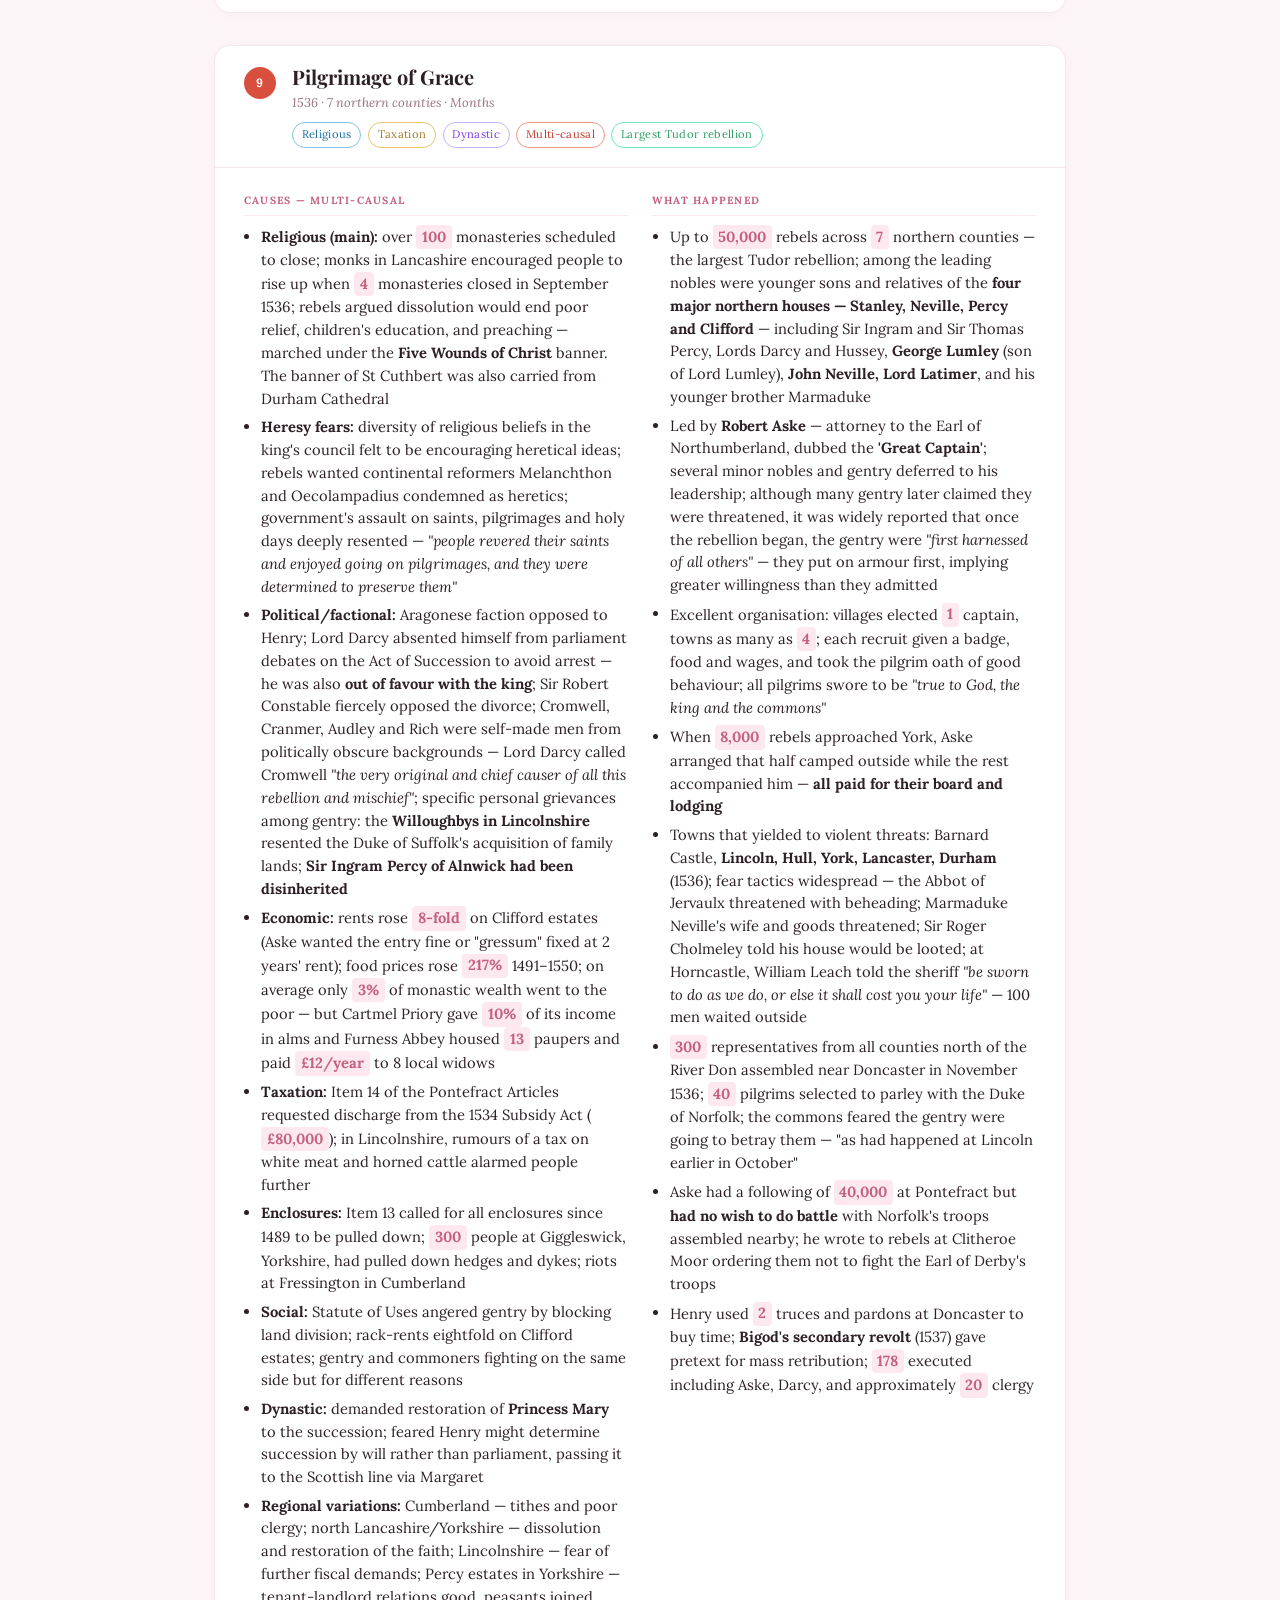
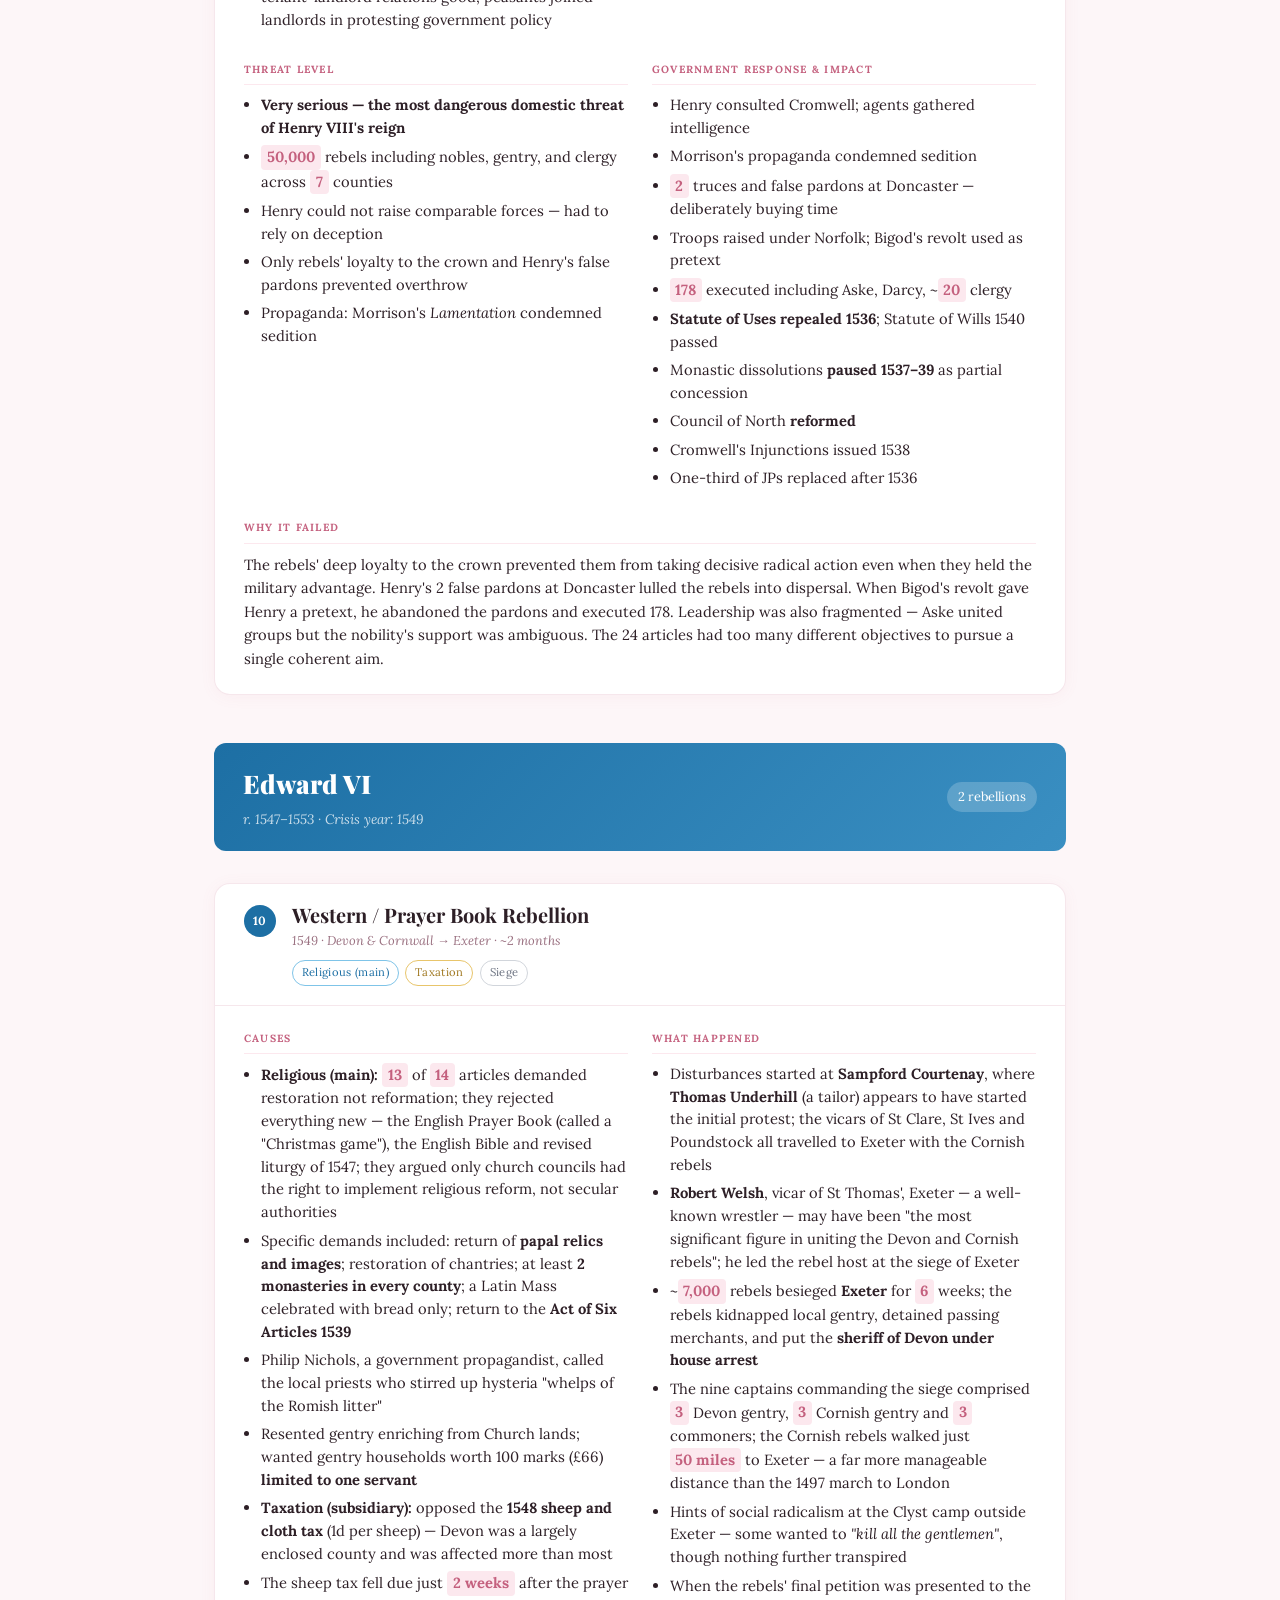
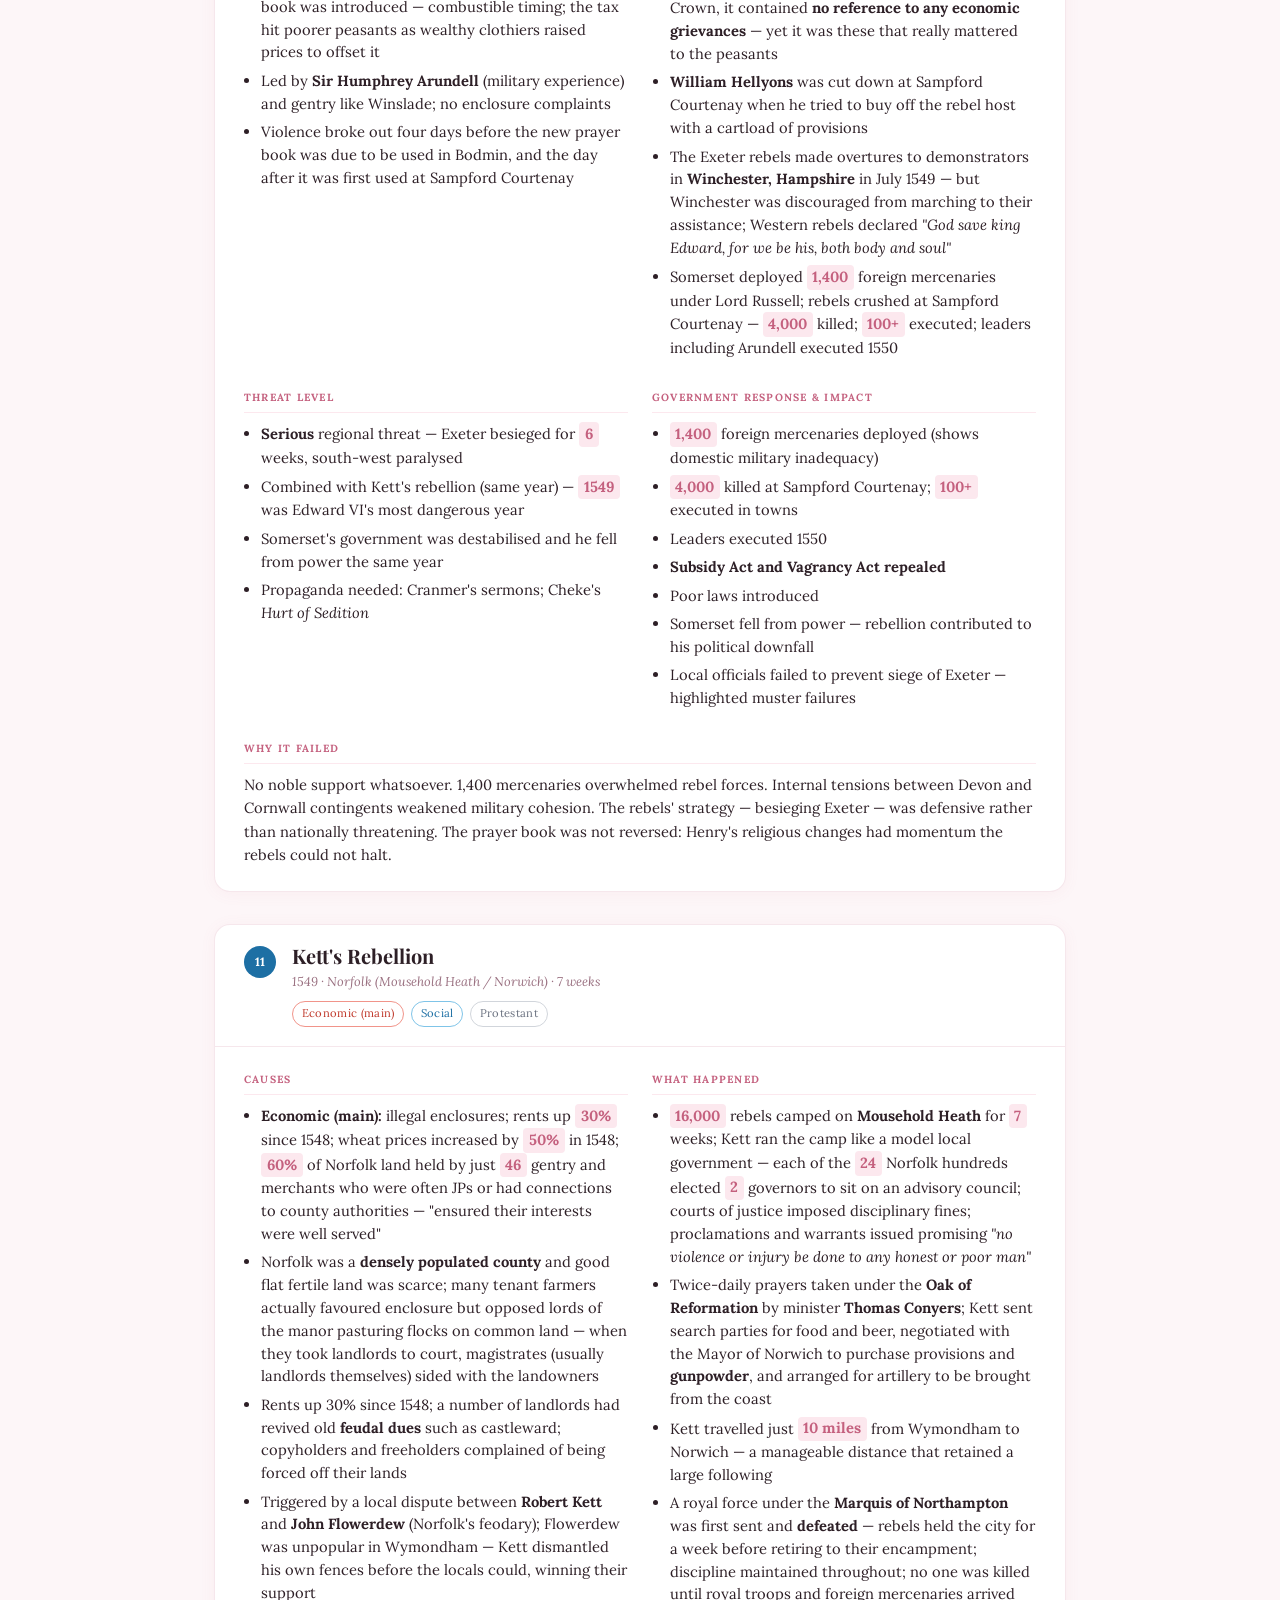
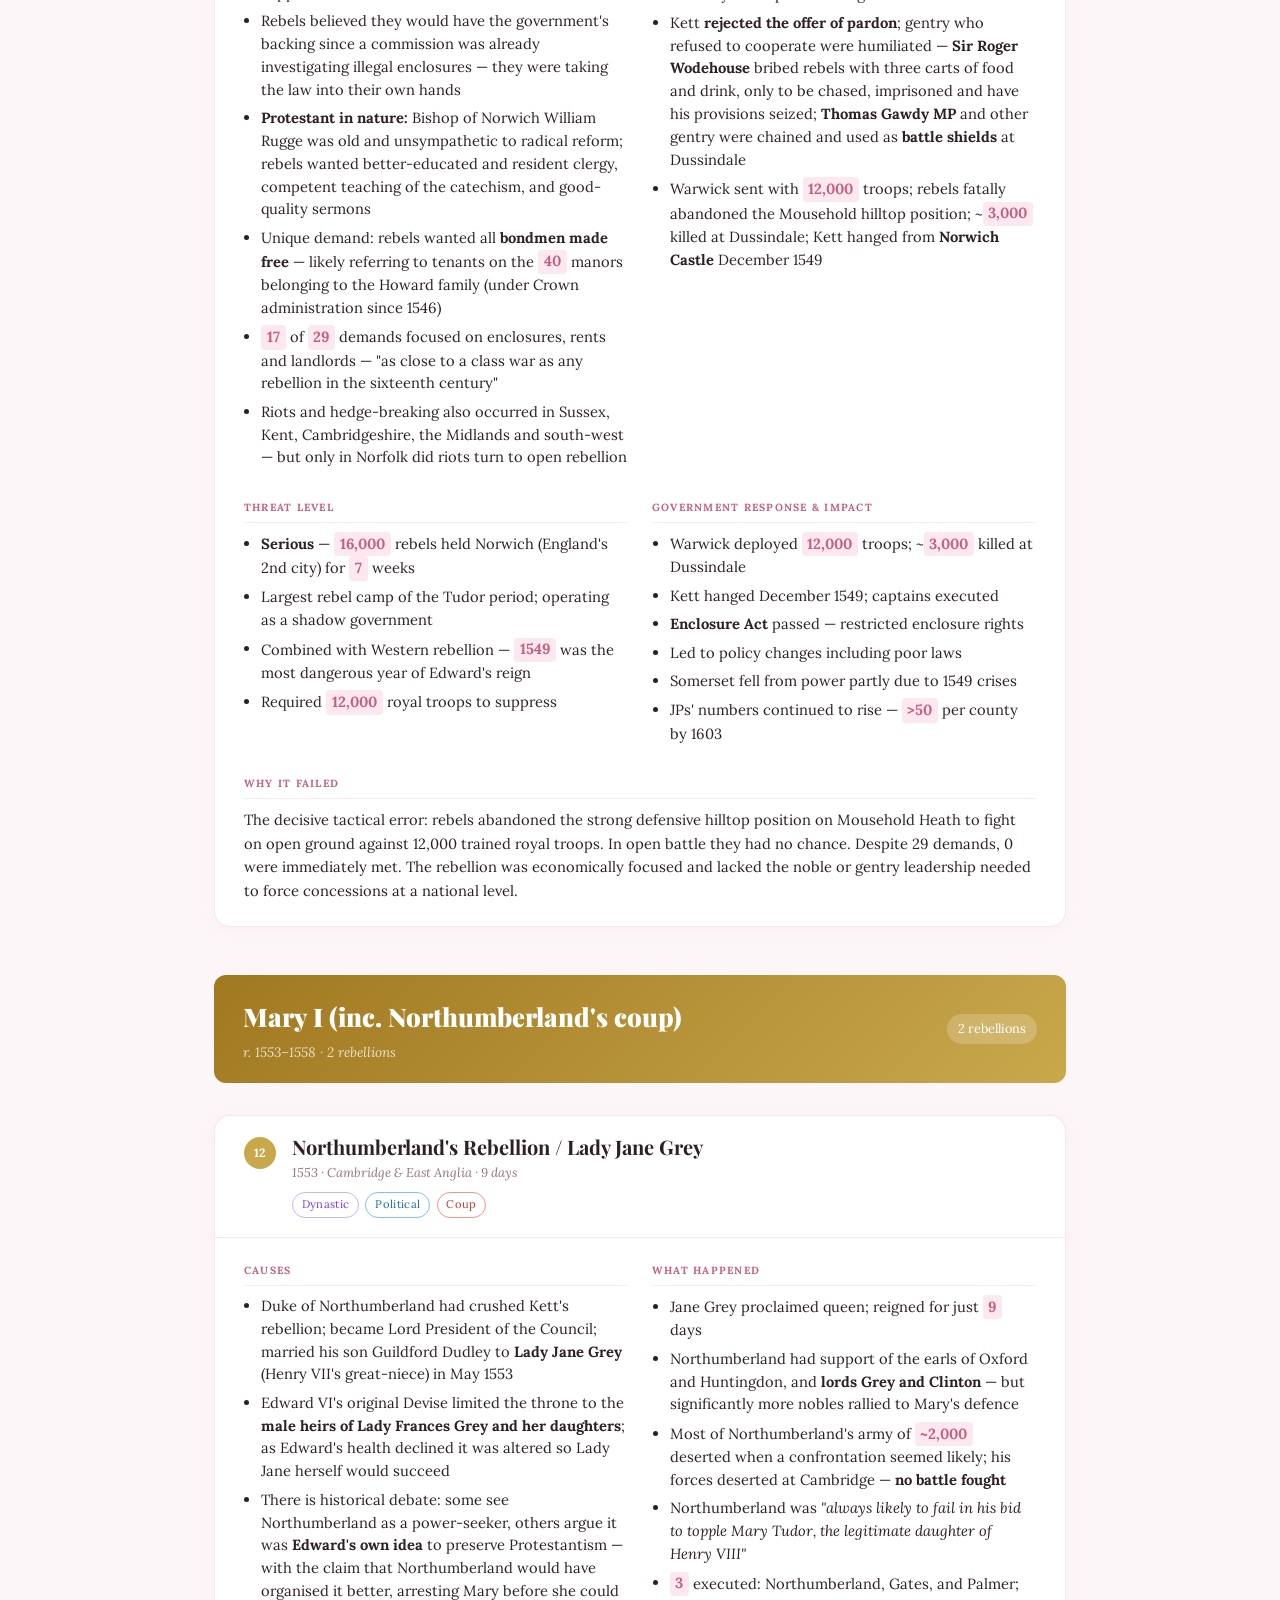
<file: tudor_rebellion_notes.html>
<!DOCTYPE html>
<html lang="en">
<head>
<meta charset="UTF-8">
<meta name="viewport" content="width=device-width, initial-scale=1.0">
<title>Tudor Rebellions — Full Notes</title>
<link href="https://fonts.googleapis.com/css2?family=Playfair+Display:wght@700;900&family=Lora:ital,wght@0,400;0,600;1,400&display=swap" rel="stylesheet">
<style>
*{box-sizing:border-box;margin:0;padding:0}
:root{
  --bg:#fdf6f8;
  --white:#ffffff;
  --pink-light:#fce8ee;
  --pink:#e8a0b4;
  --pink-dark:#c4607e;
  --text:#2d1f26;
  --muted:#9a7080;
  --border:rgba(196,96,126,0.15);

  --henry7:#8b5cf6;
  --henry8:#d94f3d;
  --edward:#3a8fc2;
  --mary:#c9a84c;
  --elizabeth:#2a9e65;
}
body{
  background:var(--bg);
  color:var(--text);
  font-family:'Lora',Georgia,serif;
  line-height:1.7;
  padding-bottom:4rem;
  background-image:radial-gradient(ellipse 80% 40% at 50% 0%,rgba(232,160,180,0.18) 0%,transparent 60%);
}

/* HEADER */
header{
  text-align:center;
  padding:3rem 2rem 2rem;
  border-bottom:1px solid var(--border);
  background:linear-gradient(to bottom,#fce8ee,var(--bg));
}
header h1{
  font-family:'Playfair Display',serif;
  font-size:clamp(2rem,4vw,3rem);
  font-weight:900;
  background:linear-gradient(135deg,#c4607e,#e8a0b4,#c4607e);
  -webkit-background-clip:text;-webkit-text-fill-color:transparent;background-clip:text;
}
header p{color:var(--muted);font-style:italic;margin-top:0.5rem;font-size:1rem}

/* TOC */
.toc{
  max-width:900px;margin:2rem auto;padding:1.5rem 2rem;
  background:var(--white);border:1px solid var(--border);border-radius:14px;
  box-shadow:0 2px 12px rgba(196,96,126,0.07);
}
.toc h2{font-family:'Playfair Display',serif;font-size:1.1rem;color:var(--pink-dark);margin-bottom:1rem;letter-spacing:0.03em}
.toc-grid{display:grid;grid-template-columns:repeat(auto-fit,minmax(200px,1fr));gap:0.3rem 2rem}
.toc a{color:var(--muted);text-decoration:none;font-size:0.9rem;transition:color 0.2s}
.toc a:hover{color:var(--pink-dark)}
.toc-monarch{font-size:0.75rem;font-weight:600;letter-spacing:0.08em;text-transform:uppercase;margin-top:0.8rem;margin-bottom:0.2rem;color:var(--text)}

/* MONARCH SECTIONS */
.monarch-section{max-width:900px;margin:3rem auto 0;padding:0 1.5rem}
.monarch-header{
  display:flex;align-items:center;gap:1rem;
  padding:1.2rem 1.8rem;border-radius:12px;
  margin-bottom:2rem;
}
.monarch-header h2{font-family:'Playfair Display',serif;font-size:1.6rem;font-weight:900;color:#fff}
.monarch-header .dates{font-size:0.85rem;color:rgba(255,255,255,0.75);font-style:italic;margin-top:0.15rem}
.monarch-header .count{margin-left:auto;font-size:0.8rem;background:rgba(255,255,255,0.2);padding:0.25rem 0.7rem;border-radius:999px;color:#fff}

.henry7-head{background:linear-gradient(135deg,#7c3aed,#a855f7)}
.henry8-head{background:linear-gradient(135deg,#c0392b,#e74c3c)}
.edward-head{background:linear-gradient(135deg,#1d6fa4,#3a8fc2)}
.mary-head{background:linear-gradient(135deg,#a07820,#c9a84c)}
.elizabeth-head{background:linear-gradient(135deg,#1e7a4f,#2a9e65)}

/* REBELLION CARD */
.rebellion{
  background:var(--white);
  border:1px solid var(--border);
  border-radius:16px;
  margin-bottom:2rem;
  box-shadow:0 2px 16px rgba(196,96,126,0.06);
  overflow:hidden;
}
.rebellion-header{
  padding:1.2rem 1.8rem;
  display:flex;align-items:flex-start;gap:1rem;
  border-bottom:1px solid var(--border);
}
.rebellion-number{
  width:32px;height:32px;border-radius:50%;
  display:flex;align-items:center;justify-content:center;
  font-size:0.75rem;font-weight:700;color:#fff;flex-shrink:0;margin-top:2px;
}
.rebellion-title{flex:1}
.rebellion-title h3{font-family:'Playfair Display',serif;font-size:1.25rem;font-weight:700;line-height:1.2}
.rebellion-title .meta{font-size:0.8rem;color:var(--muted);font-style:italic;margin-top:0.2rem}
.tags{display:flex;flex-wrap:wrap;gap:0.4rem;margin-top:0.5rem}
.tag{font-size:0.7rem;padding:0.15rem 0.55rem;border-radius:999px;border:1px solid;font-family:'Lora',serif;letter-spacing:0.03em}

.rebellion-body{padding:1.5rem 1.8rem;display:grid;grid-template-columns:1fr 1fr;gap:1.5rem}
@media(max-width:650px){.rebellion-body{grid-template-columns:1fr}}

.section{margin-bottom:0}
.section-title{
  font-size:0.65rem;letter-spacing:0.12em;text-transform:uppercase;font-weight:700;
  color:var(--pink-dark);margin-bottom:0.55rem;font-family:'Lora',serif;
  padding-bottom:0.35rem;border-bottom:1.5px solid var(--pink-light);
}
.section ul{padding-left:1.1rem}
.section li{font-size:0.92rem;margin-bottom:0.35rem;line-height:1.55}
.section p{font-size:0.92rem;line-height:1.6}

.stat{
  display:inline-block;font-weight:700;
  background:var(--pink-light);color:var(--pink-dark);
  padding:0.05rem 0.35rem;border-radius:4px;
}
.stat-green{background:#e6f7ef;color:#1a7a47}
.stat-blue{background:#e8f4fb;color:#1a5f8a}
.stat-amber{background:#fef8e6;color:#7a5e00}

.full-width{grid-column:1/-1}

/* Sticky back-to-top */
.back-top{
  position:fixed;bottom:2rem;right:2rem;
  width:42px;height:42px;border-radius:50%;
  background:var(--pink-dark);color:#fff;
  border:none;cursor:pointer;font-size:1.1rem;
  box-shadow:0 4px 16px rgba(196,96,126,0.3);
  transition:all 0.2s;display:flex;align-items:center;justify-content:center;
  text-decoration:none;
}
.back-top:hover{background:#a84e68;transform:translateY(-2px)}

hr.divider{border:none;border-top:1px solid var(--border);margin:2rem 0}

/* ── VIEW TOGGLE ── */
.view-toggle{
  display:flex;justify-content:center;gap:0.5rem;
  padding:1.4rem 1rem 0;
}
.vt-btn{
  padding:0.55rem 1.8rem;border-radius:999px;
  border:1.5px solid var(--pink);background:transparent;
  font-family:'Lora',serif;font-size:0.95rem;cursor:pointer;
  transition:all 0.2s;color:var(--muted);
}
.vt-btn.on{background:var(--pink-dark);color:#fff;border-color:var(--pink-dark)}
.vt-btn:hover:not(.on){color:var(--pink-dark);border-color:var(--pink-dark)}

/* ── FLASHCARD VIEW ── */
#card-view{display:none;padding-bottom:4rem}
#card-view.active{display:block}
#notes-view.hidden{display:none}

.fc-monarch{
  max-width:760px;margin:2.5rem auto 0;padding:0 1.5rem;
}
.fc-monarch-head{
  display:flex;align-items:center;gap:0.75rem;
  padding:0.9rem 1.4rem;border-radius:10px;
  margin-bottom:1.5rem;
}
.fc-monarch-head h3{font-family:'Playfair Display',serif;font-size:1.2rem;font-weight:900;color:#fff}
.fc-monarch-head .fcm-dates{font-size:0.8rem;color:rgba(255,255,255,0.7);font-style:italic}
.fc-monarch-head .fcm-count{margin-left:auto;font-size:0.75rem;background:rgba(255,255,255,0.2);padding:0.2rem 0.6rem;border-radius:999px;color:#fff}

/* fc card pair */
.fc-pair{margin-bottom:1.8rem}
.fc-pair-label{
  font-size:0.7rem;letter-spacing:0.1em;text-transform:uppercase;
  color:var(--muted);font-family:'Lora',serif;font-weight:600;
  margin-bottom:0.6rem;padding-left:0.2rem;
}

/* the flip scene */
.fc-scene{
  perspective:1200px;cursor:pointer;user-select:none;
  border-radius:16px;
}
.fc-scene:active{transform:scale(0.995)}
.fc-wrap{
  min-height:200px;position:relative;
  transform-style:preserve-3d;
  transition:transform 0.6s cubic-bezier(0.35,0,0.1,1.1);
  border-radius:16px;
}
.fc-wrap.flipped{transform:rotateY(180deg)}
.fc-face{
  position:absolute;width:100%;min-height:200px;
  backface-visibility:hidden;-webkit-backface-visibility:hidden;
  border-radius:16px;padding:1.6rem 1.8rem;
  display:flex;flex-direction:column;
}
.fc-front{
  background:#fff;
  border:1px solid rgba(196,96,126,0.12);
  box-shadow:0 4px 20px rgba(196,96,126,0.08);
  justify-content:center;align-items:center;text-align:center;
}
.fc-back{
  background:#fff8fa;
  border:1px solid rgba(196,96,126,0.12);
  box-shadow:0 4px 20px rgba(196,96,126,0.08);
  transform:rotateY(180deg);
  justify-content:flex-start;
}
.fc-type{
  font-size:0.65rem;letter-spacing:0.12em;text-transform:uppercase;
  color:var(--muted);font-family:'Lora',serif;margin-bottom:1rem;
}
.fc-prompt{
  font-family:'Playfair Display',serif;
  font-size:clamp(1rem,2.5vw,1.35rem);
  font-weight:700;line-height:1.35;color:var(--text);
}
.fc-tap{font-size:0.72rem;color:var(--pink);font-style:italic;margin-top:1rem}
.fc-back-title{
  font-size:0.65rem;letter-spacing:0.1em;text-transform:uppercase;
  font-weight:700;padding-bottom:0.55rem;border-bottom:1.5px solid;
  margin-bottom:0.9rem;font-family:'Lora',serif;
}
.fc-back-body{
  font-family:'Lora',serif;
  font-size:clamp(0.88rem,2vw,0.98rem);
  line-height:1.7;color:#2d1f26;
}
.fc-back-body strong{font-weight:700}
.fc-num{
  display:inline-block;font-weight:700;
  padding:0.05rem 0.3rem;border-radius:4px;
}
.fc-hint{
  font-size:0.75rem;color:var(--muted);font-style:italic;
  text-align:center;margin-top:0.7rem;min-height:1.1em;
}

/* fc progress */
.fc-progress{
  max-width:760px;margin:1.5rem auto 0;padding:0 1.5rem;
}
.fc-prog-meta{display:flex;justify-content:space-between;font-size:0.8rem;color:var(--muted);font-style:italic;margin-bottom:0.4rem}
.fc-prog-meta .fc-known{color:#2a9e65}
.fc-track{height:3px;background:rgba(196,96,126,0.12);border-radius:2px;overflow:hidden}
.fc-fill{height:100%;background:linear-gradient(90deg,var(--pink-dark),var(--pink));border-radius:2px;transition:width 0.4s ease}

/* fc filter tabs */
.fc-filters{
  display:flex;gap:0.45rem;flex-wrap:wrap;justify-content:center;
  padding:1.2rem 1.5rem 0;max-width:760px;margin:0 auto;
}
.fc-f{
  padding:0.32rem 0.9rem;border-radius:999px;border:1.5px solid;
  background:transparent;font-family:'Lora',serif;font-size:0.82rem;
  cursor:pointer;transition:all 0.2s;color:var(--muted);
}
.fc-f:hover{color:var(--text)}
.fc-f[data-m="all"]{border-color:var(--pink)}.fc-f[data-m="all"].on{background:var(--pink-dark);color:#fff;border-color:var(--pink-dark)}
.fc-f[data-m="h7"]{border-color:var(--pink)}.fc-f[data-m="h7"].on{background:var(--pink-dark);color:#fff;border-color:var(--pink-dark)}
.fc-f[data-m="h8"]{border-color:var(--pink)}.fc-f[data-m="h8"].on{background:var(--pink-dark);color:#fff;border-color:var(--pink-dark)}
.fc-f[data-m="e6"]{border-color:var(--pink)}.fc-f[data-m="e6"].on{background:var(--pink-dark);color:#fff;border-color:var(--pink-dark)}
.fc-f[data-m="m1"]{border-color:var(--pink)}.fc-f[data-m="m1"].on{background:var(--pink-dark);color:#fff;border-color:var(--pink-dark)}
.fc-f[data-m="e1"]{border-color:var(--pink)}.fc-f[data-m="e1"].on{background:var(--pink-dark);color:#fff;border-color:var(--pink-dark)}

/* fc single card navigator */
.fc-nav-wrap{
  max-width:760px;margin:0 auto;padding:0 1.5rem;
  display:flex;flex-direction:column;align-items:center;
}
.fc-nav{display:flex;align-items:center;gap:1.2rem;margin-top:1.4rem}
.fc-nbtn{
  width:44px;height:44px;border-radius:50%;
  border:1.5px solid rgba(196,96,126,0.25);background:#fff;
  color:var(--muted);font-size:1.1rem;cursor:pointer;
  transition:all 0.2s;display:flex;align-items:center;justify-content:center;
  box-shadow:0 2px 8px rgba(196,96,126,0.07);
}
.fc-nbtn:hover:not(:disabled){border-color:var(--pink-dark);color:var(--pink-dark);background:var(--pink-light)}
.fc-nbtn:disabled{opacity:0.25;cursor:not-allowed}
.fc-nctr{font-family:'Playfair Display',serif;font-size:0.95rem;color:var(--muted);min-width:56px;text-align:center}

.fc-mark-row{
  display:flex;gap:0.8rem;margin-top:1rem;
  opacity:0;transform:translateY(5px);transition:opacity 0.25s,transform 0.25s;pointer-events:none;
}
.fc-mark-row.show{opacity:1;transform:translateY(0);pointer-events:auto}
.fc-mbtn{
  padding:0.4rem 1.3rem;border-radius:8px;border:1.5px solid;
  background:transparent;font-family:'Lora',serif;font-size:0.88rem;cursor:pointer;transition:all 0.2s;
}
.fc-mbtn.ok{border-color:#2a9e65;color:#2a9e65}.fc-mbtn.ok:hover{background:#2a9e65;color:#fff}
.fc-mbtn.no{border-color:#e07d3c;color:#e07d3c}.fc-mbtn.no:hover{background:#e07d3c;color:#fff}

/* card slide transition */
.fc-scene{transition:opacity 0.18s,transform 0.18s}
</style>
</head>
<body>

<header>
  <div style="font-size:1.8rem;margin-bottom:0.5rem">♚</div>
  <h1>Tudor Rebellions</h1>
  <p>19 rebellions · All 4 source documents · Grouped by monarch</p>
</header>

<div class="view-toggle">
  <button class="vt-btn on" id="btnNotes" onclick="setView('notes')">📄 Notes</button>
  <button class="vt-btn" id="btnCards" onclick="setView('cards')">🃏 Flashcards</button>
</div>

<div id="notes-view">

<!-- TOC -->
<div class="toc" style="max-width:900px;margin:2rem auto">
  <h2>Contents</h2>
  <div class="toc-grid">
    <div>
      <div class="toc-monarch" style="color:#7c3aed">Henry VII (1485–1509)</div>
      <a href="#lovel">1. Lovel &amp; Stafford Rebellion (1486)</a><br>
      <a href="#simnel">2. Simnel Rebellion (1487)</a><br>
      <a href="#yorkshire">3. Yorkshire Rebellion (1489)</a><br>
      <a href="#cornish">4. Cornish Rebellion (1497)</a><br>
      <a href="#warbeck">5. Perkin Warbeck (1491–99)</a>
    </div>
    <div>
      <div class="toc-monarch" style="color:#c0392b">Henry VIII (1509–1547)</div>
      <a href="#amicable">6. Amicable Grant (1525)</a><br>
      <a href="#silken">7. Silken Thomas (1534–37)</a><br>
      <a href="#lincs">8. Lincolnshire Rising (1536)</a><br>
      <a href="#pilgrimage">9. Pilgrimage of Grace (1536)</a>
    </div>
    <div>
      <div class="toc-monarch" style="color:#1d6fa4">Edward VI (1547–1553)</div>
      <a href="#western">10. Western Rebellion (1549)</a><br>
      <a href="#kett">11. Kett's Rebellion (1549)</a><br>
      <div class="toc-monarch" style="color:#a07820">Mary I (1553–1558)</div>
      <a href="#northumberland">12. Northumberland's Rebellion (1553)</a><br>
      <a href="#wyatt">13. Wyatt's Rebellion (1554)</a>
    </div>
    <div>
      <div class="toc-monarch" style="color:#1e7a4f">Elizabeth I (1558–1603)</div>
      <a href="#oneill">14. Shane O'Neill (1558–67)</a><br>
      <a href="#northern">15. Northern Earls (1569)</a><br>
      <a href="#fitzmaurice">16. Fitzmaurice (1569 &amp; 1579)</a><br>
      <a href="#oxfordshire">17. Oxfordshire Rising (1596)</a><br>
      <a href="#essex">18. Essex Revolt (1601)</a><br>
      <a href="#tyrone">19. Tyrone's Rebellion (1593–1603)</a>
    </div>
  </div>
</div>

<!-- ═══════════════════════════════════════════════════════════════ -->
<!-- HENRY VII -->
<!-- ═══════════════════════════════════════════════════════════════ -->
<div class="monarch-section">
  <div class="monarch-header henry7-head">
    <div>
      <h2>Henry VII</h2>
      <div class="dates">r. 1485–1509 · 5 serious revolts</div>
    </div>
    <div class="count">5 rebellions</div>
  </div>

  <!-- LOVEL -->
  <div class="rebellion" id="lovel">
    <div class="rebellion-header">
      <div class="rebellion-number" style="background:#7c3aed">1</div>
      <div class="rebellion-title">
        <h3>Lovel &amp; Stafford Rebellion</h3>
        <div class="meta">1486 · Yorkshire &amp; Worcestershire · Days</div>
        <div class="tags">
          <span class="tag" style="color:#7c3aed;border-color:#c4b5fd">Dynastic</span>
          <span class="tag" style="color:#7c3aed;border-color:#c4b5fd">Yorkist</span>
        </div>
      </div>
    </div>
    <div class="rebellion-body">
      <div class="section">
        <div class="section-title">Causes</div>
        <ul>
          <li>Francis Viscount Lovel — a former <strong>Lord Chamberlain</strong> and Yorkist associate — and <strong>Humphrey and Thomas Stafford</strong> raised troops to kill Henry VII as he progressed north</li>
          <li>Viewed Henry as a usurper after Bosworth — "if he could overthrow a king, so could they"</li>
          <li>Lovel was a former close ally of Richard III — personal loyalty and Yorkist ideology drove the revolt</li>
          <li>A mixture of personal and political factors; common link was desire to remove the king</li>
        </ul>
      </div>
      <div class="section">
        <div class="section-title">What Happened</div>
        <ul>
          <li>Lovel tried to rouse Yorkshire against the king; Humphrey and Thomas Stafford did the same in Worcester — both areas had been popular with the Yorkist kings</li>
          <li>Both were unable to get enough support from their retainers before Henry suppressed the conspiracies</li>
          <li>The Staffords had fought for Richard III at Bosworth but had not been captured; taking sanctuary, they then fled to Worcester</li>
          <li>Staffords pre-emptively arrested at <strong>Culham Church sanctuary</strong>; Lovel fled abroad — no major battle was fought</li>
        </ul>
      </div>
      <div class="section">
        <div class="section-title">Threat Level</div>
        <ul>
          <li>Minor — small-scale assassination attempt in peripheral areas</li>
          <li>No noble defections beyond Lovel and the Staffords themselves</li>
          <li>No military engagement required</li>
        </ul>
      </div>
      <div class="section">
        <div class="section-title">Government Response &amp; Impact</div>
        <ul>
          <li>Swift pre-emptive action — agents tracked rebels immediately</li>
          <li>Staffords arrested at Culham Church; Lovel fled abroad — no retribution recorded in sources</li>
          <li>No major policy changes needed</li>
        </ul>
      </div>
      <div class="section full-width">
        <div class="section-title">Why It Failed</div>
        <p>Poor organisation, no broad popular or noble support, and Henry's swift pre-emptive intelligence meant it was crushed before it could mobilise effectively. Rebels had no real military plan beyond assassination.</p>
      </div>
    </div>
  </div>

  <!-- SIMNEL -->
  <div class="rebellion" id="simnel">
    <div class="rebellion-header">
      <div class="rebellion-number" style="background:#7c3aed">2</div>
      <div class="rebellion-title">
        <h3>Simnel Rebellion</h3>
        <div class="meta">1487 · Battle of Stoke · Months</div>
        <div class="tags">
          <span class="tag" style="color:#7c3aed;border-color:#c4b5fd">Dynastic</span>
          <span class="tag" style="color:#c0392b;border-color:#f1948a">Foreign-backed</span>
          <span class="tag" style="color:#1d6fa4;border-color:#7fc4e8">Battle</span>
        </div>
      </div>
    </div>
    <div class="rebellion-body">
      <div class="section">
        <div class="section-title">Causes</div>
        <ul>
          <li>Lambert Simnel posed as the <strong>Earl of Warwick</strong> — a young prince Henry kept imprisoned in the Tower with a strong claim to the throne</li>
          <li>Led by the <strong>Earl of Lincoln</strong> — a royal councillor and Lord Lieutenant of Ireland whom Richard III had named as his heir; dissatisfied with the role Henry had assigned him</li>
          <li><strong>Margaret of Burgundy</strong> (sister of Yorkist kings Edward IV and Richard III) funded approximately <span class="stat">2,000</span> foreign mercenaries</li>
          <li><strong>Gerald, Earl of Kildare</strong>, and approximately <span class="stat">40</span> Irish nobles backed Simnel, believing their interests were best served by overthrowing the regime</li>
          <li>Simnel's Yorkist supporters believed they would gain more from killing Henry than from serving him</li>
        </ul>
      </div>
      <div class="section">
        <div class="section-title">What Happened</div>
        <ul>
          <li>Henry consulted the Great Council; paraded the real Earl of Warwick publicly at St Paul's</li>
          <li>Rebels invaded; the presence of <span class="stat">2,000</span> German mercenaries and <span class="stat">40</span> Irish nobles with their 'wild' tenants <strong>deterred many English from joining</strong> as the army progressed south from Lancashire</li>
          <li>Rebels raised only <span class="stat">~4,000–5,000</span> troops and failed to advance beyond Nottinghamshire — some <span class="stat">150 miles</span> from the capital</li>
          <li>Henry raised <span class="stat">~15,000</span> royal troops; decisive clash at <strong>Battle of Stoke Field</strong></li>
          <li><span class="stat">4,000</span> rebel deaths; Earl of Lincoln killed; Simnel captured and <strong>pardoned</strong> — made a kitchen boy</li>
          <li>Warbeck's backers included <strong>Lord Fitzwater</strong> (steward of the royal household) and <strong>Sir William Stanley</strong> (Henry's step-uncle and lord chamberlain); when Warbeck finally landed in Cornwall, he gathered mainly <span class="stat">~6,000</span> Cornish miners, artisans and farmers — not one was a noble or gentleman</li>
        </ul>
      </div>
      <div class="section">
        <div class="section-title">Threat Level</div>
        <ul>
          <li><strong>Serious</strong> — foreign-backed invasion with noble leadership</li>
          <li>Required a pitched battle to defend the throne — highest stakes of any early revolt</li>
          <li><span class="stat">~8,000</span> rebels including professional Burgundian mercenaries</li>
          <li>One of Henry VII's most dangerous challenges</li>
        </ul>
      </div>
      <div class="section">
        <div class="section-title">Government Response &amp; Impact</div>
        <ul>
          <li>Great Council consulted; Warwick paraded as propaganda</li>
          <li>Troops raised via commissions of array</li>
          <li>Government strengthened north with Council after the revolt</li>
          <li>Fines and bonds placed on suspects</li>
          <li>Henry VII issued <span class="stat">138</span> Acts of Attainder — used bonds to bind two-thirds of nobility by 1509</li>
        </ul>
      </div>
      <div class="section full-width">
        <div class="section-title">Why It Failed</div>
        <p>English Yorkists were deterred by the presence of foreign mercenaries — reduced domestic support. Henry's Warwick parade had effectively undercut the pretender's claim before battle. The rebels lacked sufficient English noble backing, and Lincoln's death at Stoke removed the movement's leadership entirely.</p>
      </div>
    </div>
  </div>

  <!-- YORKSHIRE -->
  <div class="rebellion" id="yorkshire">
    <div class="rebellion-header">
      <div class="rebellion-number" style="background:#7c3aed">3</div>
      <div class="rebellion-title">
        <h3>Yorkshire Rebellion</h3>
        <div class="meta">1489 · Yorkshire · Short duration</div>
        <div class="tags">
          <span class="tag" style="color:#a07820;border-color:#e8c56b">Taxation</span>
          <span class="tag" style="color:#6b7280;border-color:#d1d5db">Mono-causal</span>
        </div>
      </div>
    </div>
    <div class="rebellion-body">
      <div class="section">
        <div class="section-title">Causes</div>
        <ul>
          <li>Protest against a <span class="stat">£100,000</span> parliamentary grant for war with France</li>
          <li>Northern counties felt <strong>traditionally exempt</strong> — they bore the cost of defending the Scottish border; Northumberland, Westmorland and Cumberland had been exempted by the king on account of poverty</li>
          <li>Rebels also affected by a <strong>bad harvest in 1488</strong> and took exception to the news that the unpopular Henry Percy would lead the tax commission</li>
          <li>No intention to overthrow the monarch — purely a tax grievance</li>
          <li>In 1515, Henry VIII remitted payments from <span class="stat">19</span> Yorkshire towns and villages as they were so impoverished</li>
        </ul>
      </div>
      <div class="section">
        <div class="section-title">What Happened</div>
        <ul>
          <li>The <strong>Earl of Northumberland</strong> was murdered by rebels while collecting the tax</li>
          <li>Sir John Egremont (gentry) emerged as a leader among leaderless commoners</li>
          <li>Henry VII personally raised a large army and marched north</li>
          <li>Rebels fled as the royal army approached York — <strong>no battle fought</strong></li>
          <li>Retribution: <span class="stat">6</span> rebels executed, including <strong>John Chamber</strong></li>
          <li>Policy change: northern counties <strong>exempted from the tax</strong></li>
        </ul>
      </div>
      <div class="section">
        <div class="section-title">Threat Level</div>
        <ul>
          <li>Limited — a localised tax protest with no aim to overthrow the monarch</li>
          <li>No noble leadership after Northumberland's murder</li>
          <li>Rebels dispersed without battle when Henry's army approached</li>
        </ul>
      </div>
      <div class="section">
        <div class="section-title">Government Response &amp; Impact</div>
        <ul>
          <li>Henry raised large army; rebels fled immediately</li>
          <li><span class="stat">6</span> executed including John Chamber</li>
          <li>Northern counties exempted from the tax — a government concession</li>
          <li>Partial rebel success: the tax demand was effectively abandoned for the north</li>
        </ul>
      </div>
      <div class="section full-width">
        <div class="section-title">Why It Failed</div>
        <p>No military capacity, no noble leadership after Northumberland's murder, and Henry's overwhelming force caused immediate collapse. The rebels had no realistic plan beyond refusing to pay — when royal troops arrived, resistance evaporated. Despite tactical failure, they achieved the concession they sought.</p>
      </div>
    </div>
  </div>

  <!-- CORNISH -->
  <div class="rebellion" id="cornish">
    <div class="rebellion-header">
      <div class="rebellion-number" style="background:#7c3aed">4</div>
      <div class="rebellion-title">
        <h3>Cornish Rebellion</h3>
        <div class="meta">1497 · Cornwall → Blackheath, London · Weeks</div>
        <div class="tags">
          <span class="tag" style="color:#a07820;border-color:#e8c56b">Taxation</span>
          <span class="tag" style="color:#6b7280;border-color:#d1d5db">March to London</span>
        </div>
      </div>
    </div>
    <div class="rebellion-body">
      <div class="section">
        <div class="section-title">Causes</div>
        <ul>
          <li>In January 1497 parliament voted <span class="stat">£60,000</span> for war against the Scots — rebels wanted "to punish those responsible for the tax imposed on the people without any reasonable cause" (chronicler Holinshed)</li>
          <li>Customarily, wars against Scotland were paid by a scutage and only by the <strong>four northern counties</strong> — Cornwall argued this was not their burden</li>
          <li>Two royal councillors blamed as "evil advisers": <strong>John Morton</strong> (Lord Chancellor) and <strong>Reginald Bray</strong> (king's chief financial adviser)</li>
          <li>Cornwall had a strong cultural tradition and resisted government intrusions — the Celtic language was widely spoken by commoners in the sixteenth century; John Norden wrote that Cornish "retained a kind of concealed envy against the English"; the Dean of Exeter Cathedral Dr Heynes called the region a <em>'perilous country'</em> (1537)</li>
          <li>The county of Somerset was renowned for its truculent attitude — it contributed most of the rebels who marched to Blackheath in 1497</li>
        </ul>
      </div>
      <div class="section">
        <div class="section-title">What Happened</div>
        <ul>
          <li>Led by <strong>Thomas Flamank</strong> (lawyer from Bodmin), <strong>Michael Joseph</strong> (blacksmith), and <strong>Lord Audley</strong> — an impoverished Somerset peer whose father had been treasurer of England but was dismissed by Richard III and never trusted by Henry VII</li>
          <li>Rebels chose <strong>Blackheath</strong> as their encampment — as rebels Wat Tyler and Jack Cade had done in 1381 and 1450; rebels claimed they wished <em>"to do no creature hurt"</em></li>
          <li>Up to <span class="stat">15,000</span> marched through Devon and Somerset; numbers grew to perhaps <span class="stat">15,000</span> but around <span class="stat">5,000</span> deserted as the march entered its fourth week — returning to farms for the June harvest</li>
          <li>When the march reached Somerset, <span class="stat">22 gentry</span>, <span class="stat">4 sheriffs</span>, <span class="stat">3 MPs</span> and <span class="stat">4 abbots</span> were among the 4,000 who enlisted there</li>
          <li>The Provost of Penryn, the collector of the war tax in Cornwall, escaped to Taunton before being <strong>murdered in the marketplace</strong></li>
          <li>Henry recalled troops from Scotland; defeated rebels at Blackheath — <span class="stat">1,000</span> rebel deaths; all <span class="stat">3</span> leaders executed; Somerset and Cornwall fined <span class="stat">£14,000</span></li>
        </ul>
      </div>
      <div class="section">
        <div class="section-title">Threat Level</div>
        <ul>
          <li><strong>Serious</strong> — the largest rebel army to reach London under Henry VII</li>
          <li><span class="stat">15,000</span> at Blackheath distracted Henry from the Scottish campaign</li>
          <li>Coincided with Perkin Warbeck's activity — a dangerous dual threat</li>
          <li>Required recall of troops from Scotland</li>
          <li>Trade in the south-west disrupted</li>
        </ul>
      </div>
      <div class="section">
        <div class="section-title">Government Response &amp; Impact</div>
        <ul>
          <li>Henry recalled troops from Scotland; raised noble retainers</li>
          <li>Defeated at Blackheath; <span class="stat">3</span> leaders executed</li>
          <li>Somerset &amp; Cornwall fined <span class="stat">£14,000</span> collectively</li>
          <li>Trade disrupted across the south-west</li>
          <li>No lasting policy change — tax was not rescinded</li>
        </ul>
      </div>
      <div class="section full-width">
        <div class="section-title">Why It Failed</div>
        <p>Numbers fluctuated throughout the long march — some <span class="stat">5,000</span> deserted in the fourth week to return to farms for harvest. No artillery, no City of London support. London was consistently loyal to the Tudors and never rallied to a pretender. Henry's superior forces ended it decisively at Blackheath. Unlike Yorkshire (1489), Cornwall got no tax concession in return.</p>
      </div>
    </div>
  </div>

  <!-- WARBECK -->
  <div class="rebellion" id="warbeck">
    <div class="rebellion-header">
      <div class="rebellion-number" style="background:#7c3aed">5</div>
      <div class="rebellion-title">
        <h3>Perkin Warbeck's Rebellion</h3>
        <div class="meta">1491–1499 · Multiple invasions · 8 years</div>
        <div class="tags">
          <span class="tag" style="color:#7c3aed;border-color:#c4b5fd">Dynastic</span>
          <span class="tag" style="color:#c0392b;border-color:#f1948a">Foreign-backed</span>
          <span class="tag" style="color:#6b7280;border-color:#d1d5db">Pretender</span>
        </div>
      </div>
    </div>
    <div class="rebellion-body">
      <div class="section">
        <div class="section-title">Causes</div>
        <ul>
          <li>Warbeck posed as <strong>Richard, Duke of York</strong> for <span class="stat">8 years</span></li>
          <li>Backed by <span class="stat">3</span> foreign powers: <strong>France, Burgundy, and Scotland</strong> — all seeking to destabilise England</li>
          <li>Domestic support from disaffected Yorkists, <strong>merchants unhappy at trade embargoes with Flanders</strong>, and renegade Scottish, Irish and Flemish adventurers</li>
          <li><strong>Lord Fitzwater</strong> (steward of the royal household) and <strong>Sir William Stanley</strong> (Henry's step-uncle and lord chamberlain) were among the notable English nobles caught up in the conspiracy</li>
          <li>France and Burgundy used Warbeck as a diplomatic weapon against Henry</li>
        </ul>
      </div>
      <div class="section">
        <div class="section-title">What Happened</div>
        <ul>
          <li>Multiple invasion attempts over <span class="stat">8 years</span></li>
          <li>Henry issued <span class="stat">51</span> attainders against English supporters; Stanley executed 1495</li>
          <li>Two diplomatic treaties removed foreign support: <strong>Treaty of Étaples</strong> (France) and <strong>Treaty of Ayton</strong> (Scotland)</li>
          <li>Warbeck landed in Cornwall and got only as far as <strong>Taunton</strong> — some <span class="stat">160 miles</span> from London — before foreign support evaporated in <strong>September 1497</strong></li>
          <li>Final invasion attempt: only <span class="stat">1,500</span> Cornish miners, artisans and farmers — <strong>not one was a noble or gentleman</strong></li>
          <li>Warbeck captured; confessed; executed <strong>1499</strong>; the <strong>real Earl of Warwick</strong> also executed 1499 — eliminating all Yorkist pretender threats</li>
        </ul>
      </div>
      <div class="section">
        <div class="section-title">Threat Level</div>
        <ul>
          <li><strong>Serious and prolonged</strong> — <span class="stat">8</span> years of multiple invasion attempts with foreign backing</li>
          <li>Required execution of even loyal figures like Stanley</li>
          <li>Foreign powers gave diplomatic weight to a pretender claim</li>
          <li><span class="stat">51</span> attainders show the breadth of English involvement</li>
        </ul>
      </div>
      <div class="section">
        <div class="section-title">Government Response &amp; Impact</div>
        <ul>
          <li>Intelligence agents tracked Warbeck for <span class="stat">8</span> years</li>
          <li>Stanley executed 1495 as pre-emptive measure</li>
          <li>Two treaties (Étaples, Ayton) to remove foreign backing</li>
          <li>Warbeck and Warwick both executed 1499</li>
          <li><span class="stat">51</span> attainders — foreign policy shaped by need to isolate the pretender</li>
        </ul>
      </div>
      <div class="section full-width">
        <div class="section-title">Why It Failed</div>
        <p>Henry systematically removed all 3 foreign backers through diplomacy. By the final invasion, Warbeck could attract only 1,500 supporters. No English nobles defected in the last attempt. Henry's patient diplomatic strategy proved more effective than military suppression alone. Executing both Warbeck and the real Warwick in 1499 permanently ended the Yorkist pretender threat.</p>
      </div>
    </div>
  </div>
</div>

<!-- ═══════════════════════════════════════════════════════════════ -->
<!-- HENRY VIII -->
<!-- ═══════════════════════════════════════════════════════════════ -->
<div class="monarch-section">
  <div class="monarch-header henry8-head">
    <div>
      <h2>Henry VIII</h2>
      <div class="dates">r. 1509–1547 · 4 rebellions</div>
    </div>
    <div class="count">4 rebellions</div>
  </div>

  <!-- AMICABLE GRANT -->
  <div class="rebellion" id="amicable">
    <div class="rebellion-header">
      <div class="rebellion-number" style="background:#d94f3d">6</div>
      <div class="rebellion-title">
        <h3>Amicable Grant Crisis</h3>
        <div class="meta">1525 · Suffolk &amp; Kent · Short protests</div>
        <div class="tags">
          <span class="tag" style="color:#a07820;border-color:#e8c56b">Taxation</span>
          <span class="tag" style="color:#2a9e65;border-color:#6ee7b7">Rebel success</span>
        </div>
      </div>
    </div>
    <div class="rebellion-body">
      <div class="section">
        <div class="section-title">Causes</div>
        <ul>
          <li>Wolsey demanded a <strong>non-parliamentary forced loan</strong> for war with France — coming on top of recent demands that had caused deep resentment</li>
          <li>In 1522, Wolsey had raised <span class="stat">£260,000</span> in forced loans, which he said would be repaid from the next parliamentary subsidy — this never happened</li>
          <li>In 1523, Wolsey tried to get parliament to vote a subsidy of <span class="stat">£800,000</span> but parliament offered only <span class="stat">£151,000</span> payable over four years; the Church was expected to pay <span class="stat">~£120,000</span></li>
          <li>The Grant made excessive demands: laity up to <span class="stat">16.5%</span> if rated above £50/year; clergy up to <span class="stat">33%</span> if above £10 — many paying tax for the first time at rates they could ill afford</li>
          <li>Grave shortage of coinage and rising unemployment following a fall in wool prices added to the distress</li>
          <li>Suffolk protesters declared: <em>"since you ask who is our captain, for sooth his name is Poverty for he and his cousin Necessity have brought us to this doing"</em></li>
        </ul>
      </div>
      <div class="section">
        <div class="section-title">What Happened</div>
        <ul>
          <li>As many as <span class="stat">4,000</span> rural peasants, urban artisans and unemployed people gathered in <strong>Sudbury and Lavenham</strong>, Suffolk; similar anti-tax protests voiced in other parts of the country</li>
          <li>The Amicable Grant protesters in 1525 apparently intended walking <span class="stat">50 miles</span> from Lavenham to London to confront Wolsey — and appear only to have been stopped by <strong>someone removing the clapper from the church bell</strong>, which would have been the signal to commence the march</li>
          <li>Wolsey initially bullied; stressed obedience; halved the grant — still refused; grant <strong>completely abandoned</strong> — raised <span class="stat">£0</span></li>
          <li>No significant retribution — no executions recorded; French invasion plans cancelled entirely</li>
        </ul>
      </div>
      <div class="section">
        <div class="section-title">Threat Level</div>
        <ul>
          <li>Widespread but peaceful — no violence; <span class="stat">£0</span> raised; threatened the entire French campaign</li>
          <li>Royal councillors and the <strong>Archbishop of Canterbury</strong> sympathised with the complaints — internal sympathy removed the political will to enforce it</li>
          <li>Opposition in London was too close to the government for comfort</li>
          <li>One of the few Tudor uprisings that achieved its main aim</li>
        </ul>
      </div>
      <div class="section">
        <div class="section-title">Government Response &amp; Impact</div>
        <ul>
          <li>Grant abandoned — <span class="stat">£0</span> raised; no significant retribution recorded</li>
          <li>Henry VIII had the <em>"neat let out"</em> of being able to blame Wolsey, so <strong>"the government emerged with credit and the king enhanced his undeserved reputation for generosity"</strong></li>
          <li>French invasion cancelled — foreign policy entirely derailed</li>
        </ul>
      </div>
      <div class="section full-width">
        <div class="section-title">Why the Government Failed (not the rebels)</div>
        <p>The grant had no legal basis, the rates were impossibly high, and Wolsey had no enforcement mechanism. Councillor and Archbishop sympathy removed the political will to pursue it. The <span class="stat">4,000</span> protesters in Sudbury and Lavenham — combined with similar protests across the country — made enforcement impossible without military force that would have caused far greater disorder than the grant was worth.</p>
      </div>
    </div>
  </div>

  <!-- SILKEN THOMAS -->
  <div class="rebellion" id="silken">
    <div class="rebellion-header">
      <div class="rebellion-number" style="background:#d94f3d">7</div>
      <div class="rebellion-title">
        <h3>Silken Thomas's Rebellion</h3>
        <div class="meta">1534–1537 · Ireland (Pale &amp; Munster) · 3 years</div>
        <div class="tags">
          <span class="tag" style="color:#c0392b;border-color:#f1948a">Irish</span>
          <span class="tag" style="color:#1d6fa4;border-color:#7fc4e8">Religious</span>
          <span class="tag" style="color:#7c3aed;border-color:#c4b5fd">Political</span>
        </div>
      </div>
    </div>
    <div class="rebellion-body">
      <div class="section">
        <div class="section-title">Causes</div>
        <ul>
          <li>From 1532, Cromwell started to <strong>favour Kildare's rivals</strong> for government offices; the Earl began to resent his declining influence in London and Dublin court circles</li>
          <li>September 1533, Henry ordered the Earl to visit London; the Earl replied by <strong>sending his wife</strong> and began transferring weapons and gunpowder from Dublin Castle to his own estates</li>
          <li>The Earl was eventually brought to London and lodged in the Tower, <strong>dying there in 1534</strong> — Thomas then ignored similar requests to visit London</li>
          <li>He and <strong>5 uncles</strong> raised ~<span class="stat">1,000</span> men in Munster and invaded the Pale</li>
          <li>Although rebels called on the Catholic Church and condemned Henry's religious reforms, the textbook argues the uprising was <strong>primarily political in cause and intent</strong> — Thomas's real objective was to expel the English administration and become sole ruler of Ireland</li>
          <li>Led by Irish nobility (Kildare family), clergy, and commoners</li>
        </ul>
      </div>
      <div class="section">
        <div class="section-title">What Happened</div>
        <ul>
          <li>Thomas renounced loyalty to Henry in a public ceremony</li>
          <li>Rebellion lasted <span class="stat">3</span> years across the Irish Pale and Munster</li>
          <li>English deployed <span class="stat">2,300</span> troops under Skeffington — largest force sent to Ireland at that point</li>
          <li>Confrontation after <span class="stat">14</span> months — Maynooth Castle besieged and taken</li>
          <li>Thomas surrendered hoping for mercy</li>
          <li>Thomas and his <strong>5 uncles</strong> all executed in London</li>
          <li><span class="stat">200+</span> people fined; lands attainted; ~70 executed</li>
        </ul>
      </div>
      <div class="section">
        <div class="section-title">Threat Level</div>
        <ul>
          <li>Significant threat to English control of the Pale</li>
          <li>Never threatened England directly but required <span class="stat">2,300</span> troops and <span class="stat">3</span> years to suppress</li>
          <li>Permanently broke the powerful Kildare dynasty</li>
          <li>Contained — could not unite sufficient Irish support for a national rising</li>
        </ul>
      </div>
      <div class="section">
        <div class="section-title">Government Response &amp; Impact</div>
        <ul>
          <li><span class="stat">2,300</span> troops under Skeffington; Maynooth besieged</li>
          <li>Thomas and his <strong>5 uncles</strong> executed in London</li>
          <li><span class="stat">200+</span> fined; lands attainted</li>
          <li>Kildare dynasty destroyed — restructured English administration in Ireland</li>
          <li>Showed Henry VIII's willingness to use force to maintain Irish control</li>
        </ul>
      </div>
      <div class="section full-width">
        <div class="section-title">Why It Failed</div>
        <p>Promised Spanish and papal support never arrived. English military force of 2,300 troops overwhelmed ~1,000 rebels. Thomas could not unite sufficient Irish clan support. The 3-year duration showed Irish resilience but ultimately insufficient resources and isolation defeated the rebellion.</p>
      </div>
    </div>
  </div>

  <!-- LINCOLNSHIRE -->
  <div class="rebellion" id="lincs">
    <div class="rebellion-header">
      <div class="rebellion-number" style="background:#d94f3d">8</div>
      <div class="rebellion-title">
        <h3>Lincolnshire Rising</h3>
        <div class="meta">October 1536 · Lincolnshire · Weeks</div>
        <div class="tags">
          <span class="tag" style="color:#1d6fa4;border-color:#7fc4e8">Religious</span>
          <span class="tag" style="color:#a07820;border-color:#e8c56b">Taxation</span>
          <span class="tag" style="color:#7c3aed;border-color:#c4b5fd">Political factions</span>
        </div>
      </div>
    </div>
    <div class="rebellion-body">
      <div class="section">
        <div class="section-title">Causes</div>
        <ul>
          <li>Two sets of royal commissioners alarmed local people: one investigating parish clergy, one closing smaller monasteries — each caused resentment</li>
          <li>Rebels from <strong>Louth and Horncastle</strong> drew up articles requesting abbeys be preserved; they were proud of their <strong>295-foot spire at Louth</strong>, completed 1515, and feared church plate would be seized</li>
          <li>Opposition to <strong>Thomas Cromwell's policies</strong> and the 1534 Subsidy Act (yield <span class="stat">£80,000</span>)</li>
          <li>In Lincolnshire, rumours of a tax on <strong>white meat and horned cattle</strong> alarmed people further</li>
          <li>Linked to the <strong>Aragonese faction</strong> at court; among Lincoln rebels were: <strong>Sir Robert Dymoke</strong> (once Catherine's chancellor), <strong>Sir Christopher Willoughby</strong> (knight of the body), and <strong>Lord Hussey</strong> (chamberlain to Princess Mary)</li>
          <li><span class="stat">~20,000</span> rebels mobilised across Lincolnshire</li>
        </ul>
      </div>
      <div class="section">
        <div class="section-title">What Happened</div>
        <ul>
          <li>The rising <strong>began in Louth</strong> at the hands of <strong>"Captain Cobbler"</strong> (Nicholas Melton, a cobbler) and the local clergy — leadership and control soon passed to the gentry</li>
          <li>The <strong>Dymokes and Willoughbys</strong> ultimately led the Lincolnshire rising; the sheriff of Lincoln Sir Edward Dymoke, Sir Christopher Willoughby, Sir Robert Bowes, Sir Ingram Percy and Sir Stephen Hammerton were all gentry captains of their troops</li>
          <li>Thomas Moigne, the recorder of Lincoln, also took a prominent part; Henry VIII sent a firm ultimatum; gentry leaders lost nerve and submitted — <strong>no battles fought</strong></li>
          <li>Rising spread directly to Yorkshire, triggering the <strong>Pilgrimage of Grace</strong> with <span class="stat">30,000+</span> additional rebels; total rising including Pilgrimage reached <span class="stat">50,000</span></li>
        </ul>
      </div>
      <div class="section">
        <div class="section-title">Threat Level</div>
        <ul>
          <li>Significant as the trigger for England's largest rebellion</li>
          <li><span class="stat">~20,000</span> in Lincolnshire alone</li>
          <li>As a standalone revolt — serious but quickly suppressed by gentry wavering</li>
          <li>As the fuse for the Pilgrimage — the most dangerous moment of Henry's reign</li>
        </ul>
      </div>
      <div class="section">
        <div class="section-title">Government Response &amp; Impact</div>
        <ul>
          <li>Henry's firm ultimatum caused immediate gentry collapse</li>
          <li>No major battles, no major retribution on its own</li>
          <li>Rising dissolved into the Pilgrimage of Grace — government had to deal with the much larger northern movement instead</li>
        </ul>
      </div>
      <div class="section full-width">
        <div class="section-title">Why It Failed as a Standalone Revolt</div>
        <p>~20,000 rebels had no military capacity to resist Henry's ultimatum. Gentry leadership collapsed at the first sign of royal firmness — they had too much to lose. The rising was quickly overtaken by the larger Pilgrimage movement which absorbed its energy and participants.</p>
      </div>
    </div>
  </div>

  <!-- PILGRIMAGE OF GRACE -->
  <div class="rebellion" id="pilgrimage">
    <div class="rebellion-header">
      <div class="rebellion-number" style="background:#d94f3d">9</div>
      <div class="rebellion-title">
        <h3>Pilgrimage of Grace</h3>
        <div class="meta">1536 · 7 northern counties · Months</div>
        <div class="tags">
          <span class="tag" style="color:#1d6fa4;border-color:#7fc4e8">Religious</span>
          <span class="tag" style="color:#a07820;border-color:#e8c56b">Taxation</span>
          <span class="tag" style="color:#7c3aed;border-color:#c4b5fd">Dynastic</span>
          <span class="tag" style="color:#c0392b;border-color:#f1948a">Multi-causal</span>
          <span class="tag" style="color:#2a9e65;border-color:#6ee7b7">Largest Tudor rebellion</span>
        </div>
      </div>
    </div>
    <div class="rebellion-body">
      <div class="section">
        <div class="section-title">Causes — Multi-causal</div>
        <ul>
          <li><strong>Religious (main):</strong> over <span class="stat">100</span> monasteries scheduled to close; monks in Lancashire encouraged people to rise up when <span class="stat">4</span> monasteries closed in September 1536; rebels argued dissolution would end poor relief, children's education, and preaching — marched under the <strong>Five Wounds of Christ</strong> banner. The banner of St Cuthbert was also carried from Durham Cathedral</li>
          <li><strong>Heresy fears:</strong> diversity of religious beliefs in the king's council felt to be encouraging heretical ideas; rebels wanted continental reformers Melanchthon and Oecolampadius condemned as heretics; government's assault on saints, pilgrimages and holy days deeply resented — <em>"people revered their saints and enjoyed going on pilgrimages, and they were determined to preserve them"</em></li>
          <li><strong>Political/factional:</strong> Aragonese faction opposed to Henry; Lord Darcy absented himself from parliament debates on the Act of Succession to avoid arrest — he was also <strong>out of favour with the king</strong>; Sir Robert Constable fiercely opposed the divorce; Cromwell, Cranmer, Audley and Rich were self-made men from politically obscure backgrounds — Lord Darcy called Cromwell <em>"the very original and chief causer of all this rebellion and mischief"</em>; specific personal grievances among gentry: the <strong>Willoughbys in Lincolnshire</strong> resented the Duke of Suffolk's acquisition of family lands; <strong>Sir Ingram Percy of Alnwick had been disinherited</strong></li>
          <li><strong>Economic:</strong> rents rose <span class="stat">8-fold</span> on Clifford estates (Aske wanted the entry fine or "gressum" fixed at 2 years' rent); food prices rose <span class="stat">217%</span> 1491–1550; on average only <span class="stat">3%</span> of monastic wealth went to the poor — but Cartmel Priory gave <span class="stat">10%</span> of its income in alms and Furness Abbey housed <span class="stat">13</span> paupers and paid <span class="stat">£12/year</span> to 8 local widows</li>
          <li><strong>Taxation:</strong> Item 14 of the Pontefract Articles requested discharge from the 1534 Subsidy Act (<span class="stat">£80,000</span>); in Lincolnshire, rumours of a tax on white meat and horned cattle alarmed people further</li>
          <li><strong>Enclosures:</strong> Item 13 called for all enclosures since 1489 to be pulled down; <span class="stat">300</span> people at Giggleswick, Yorkshire, had pulled down hedges and dykes; riots at Fressington in Cumberland</li>
          <li><strong>Social:</strong> Statute of Uses angered gentry by blocking land division; rack-rents eightfold on Clifford estates; gentry and commoners fighting on the same side but for different reasons</li>
          <li><strong>Dynastic:</strong> demanded restoration of <strong>Princess Mary</strong> to the succession; feared Henry might determine succession by will rather than parliament, passing it to the Scottish line via Margaret</li>
          <li><strong>Regional variations:</strong> Cumberland — tithes and poor clergy; north Lancashire/Yorkshire — dissolution and restoration of the faith; Lincolnshire — fear of further fiscal demands; Percy estates in Yorkshire — tenant-landlord relations good, peasants joined landlords in protesting government policy</li>
        </ul>
      </div>
      <div class="section">
        <div class="section-title">What Happened</div>
        <ul>
          <li>Up to <span class="stat">50,000</span> rebels across <span class="stat">7</span> northern counties — the largest Tudor rebellion; among the leading nobles were younger sons and relatives of the <strong>four major northern houses — Stanley, Neville, Percy and Clifford</strong> — including Sir Ingram and Sir Thomas Percy, Lords Darcy and Hussey, <strong>George Lumley</strong> (son of Lord Lumley), <strong>John Neville, Lord Latimer</strong>, and his younger brother Marmaduke</li>
          <li>Led by <strong>Robert Aske</strong> — attorney to the Earl of Northumberland, dubbed the <strong>'Great Captain'</strong>; several minor nobles and gentry deferred to his leadership; although many gentry later claimed they were threatened, it was widely reported that once the rebellion began, the gentry were <em>"first harnessed of all others"</em> — they put on armour first, implying greater willingness than they admitted</li>
          <li>Excellent organisation: villages elected <span class="stat">1</span> captain, towns as many as <span class="stat">4</span>; each recruit given a badge, food and wages, and took the pilgrim oath of good behaviour; all pilgrims swore to be <em>"true to God, the king and the commons"</em></li>
          <li>When <span class="stat">8,000</span> rebels approached York, Aske arranged that half camped outside while the rest accompanied him — <strong>all paid for their board and lodging</strong></li>
          <li>Towns that yielded to violent threats: Barnard Castle, <strong>Lincoln, Hull, York, Lancaster, Durham</strong> (1536); fear tactics widespread — the Abbot of Jervaulx threatened with beheading; Marmaduke Neville's wife and goods threatened; Sir Roger Cholmeley told his house would be looted; at Horncastle, William Leach told the sheriff <em>"be sworn to do as we do, or else it shall cost you your life"</em> — 100 men waited outside</li>
          <li><span class="stat">300</span> representatives from all counties north of the River Don assembled near Doncaster in November 1536; <span class="stat">40</span> pilgrims selected to parley with the Duke of Norfolk; the commons feared the gentry were going to betray them — "as had happened at Lincoln earlier in October"</li>
          <li>Aske had a following of <span class="stat">40,000</span> at Pontefract but <strong>had no wish to do battle</strong> with Norfolk's troops assembled nearby; he wrote to rebels at Clitheroe Moor ordering them not to fight the Earl of Derby's troops</li>
          <li>Henry used <span class="stat">2</span> truces and pardons at Doncaster to buy time; <strong>Bigod's secondary revolt</strong> (1537) gave pretext for mass retribution; <span class="stat">178</span> executed including Aske, Darcy, and approximately <span class="stat">20</span> clergy</li>
        </ul>
      </div>
      <div class="section">
        <div class="section-title">Threat Level</div>
        <ul>
          <li><strong>Very serious — the most dangerous domestic threat of Henry VIII's reign</strong></li>
          <li><span class="stat">50,000</span> rebels including nobles, gentry, and clergy across <span class="stat">7</span> counties</li>
          <li>Henry could not raise comparable forces — had to rely on deception</li>
          <li>Only rebels' loyalty to the crown and Henry's false pardons prevented overthrow</li>
          <li>Propaganda: Morrison's <em>Lamentation</em> condemned sedition</li>
        </ul>
      </div>
      <div class="section">
        <div class="section-title">Government Response &amp; Impact</div>
        <ul>
          <li>Henry consulted Cromwell; agents gathered intelligence</li>
          <li>Morrison's propaganda condemned sedition</li>
          <li><span class="stat">2</span> truces and false pardons at Doncaster — deliberately buying time</li>
          <li>Troops raised under Norfolk; Bigod's revolt used as pretext</li>
          <li><span class="stat">178</span> executed including Aske, Darcy, ~<span class="stat">20</span> clergy</li>
          <li><strong>Statute of Uses repealed 1536</strong>; Statute of Wills 1540 passed</li>
          <li>Monastic dissolutions <strong>paused 1537–39</strong> as partial concession</li>
          <li>Council of North <strong>reformed</strong></li>
          <li>Cromwell's Injunctions issued 1538</li>
          <li>One-third of JPs replaced after 1536</li>
        </ul>
      </div>
      <div class="section full-width">
        <div class="section-title">Why It Failed</div>
        <p>The rebels' deep loyalty to the crown prevented them from taking decisive radical action even when they held the military advantage. Henry's 2 false pardons at Doncaster lulled the rebels into dispersal. When Bigod's revolt gave Henry a pretext, he abandoned the pardons and executed 178. Leadership was also fragmented — Aske united groups but the nobility's support was ambiguous. The 24 articles had too many different objectives to pursue a single coherent aim.</p>
      </div>
    </div>
  </div>
</div>

<!-- ═══════════════════════════════════════════════════════════════ -->
<!-- EDWARD VI -->
<!-- ═══════════════════════════════════════════════════════════════ -->
<div class="monarch-section">
  <div class="monarch-header edward-head">
    <div>
      <h2>Edward VI</h2>
      <div class="dates">r. 1547–1553 · Crisis year: 1549</div>
    </div>
    <div class="count">2 rebellions</div>
  </div>

  <!-- WESTERN -->
  <div class="rebellion" id="western">
    <div class="rebellion-header">
      <div class="rebellion-number" style="background:#1d6fa4">10</div>
      <div class="rebellion-title">
        <h3>Western / Prayer Book Rebellion</h3>
        <div class="meta">1549 · Devon &amp; Cornwall → Exeter · ~2 months</div>
        <div class="tags">
          <span class="tag" style="color:#1d6fa4;border-color:#7fc4e8">Religious (main)</span>
          <span class="tag" style="color:#a07820;border-color:#e8c56b">Taxation</span>
          <span class="tag" style="color:#6b7280;border-color:#d1d5db">Siege</span>
        </div>
      </div>
    </div>
    <div class="rebellion-body">
      <div class="section">
        <div class="section-title">Causes</div>
        <ul>
          <li><strong>Religious (main):</strong> <span class="stat">13</span> of <span class="stat">14</span> articles demanded restoration not reformation; they rejected everything new — the English Prayer Book (called a "Christmas game"), the English Bible and revised liturgy of 1547; they argued only church councils had the right to implement religious reform, not secular authorities</li>
          <li>Specific demands included: return of <strong>papal relics and images</strong>; restoration of chantries; at least <strong>2 monasteries in every county</strong>; a Latin Mass celebrated with bread only; return to the <strong>Act of Six Articles 1539</strong></li>
          <li>Philip Nichols, a government propagandist, called the local priests who stirred up hysteria "whelps of the Romish litter"</li>
          <li>Resented gentry enriching from Church lands; wanted gentry households worth 100 marks (£66) <strong>limited to one servant</strong></li>
          <li><strong>Taxation (subsidiary):</strong> opposed the <strong>1548 sheep and cloth tax</strong> (1d per sheep) — Devon was a largely enclosed county and was affected more than most</li>
          <li>The sheep tax fell due just <span class="stat">2 weeks</span> after the prayer book was introduced — combustible timing; the tax hit poorer peasants as wealthy clothiers raised prices to offset it</li>
          <li>Led by <strong>Sir Humphrey Arundell</strong> (military experience) and gentry like Winslade; no enclosure complaints</li>
          <li>Violence broke out four days before the new prayer book was due to be used in Bodmin, and the day after it was first used at Sampford Courtenay</li>
        </ul>
      </div>
      <div class="section">
        <div class="section-title">What Happened</div>
        <ul>
          <li>Disturbances started at <strong>Sampford Courtenay</strong>, where <strong>Thomas Underhill</strong> (a tailor) appears to have started the initial protest; the vicars of St Clare, St Ives and Poundstock all travelled to Exeter with the Cornish rebels</li>
          <li><strong>Robert Welsh</strong>, vicar of St Thomas', Exeter — a well-known wrestler — may have been "the most significant figure in uniting the Devon and Cornish rebels"; he led the rebel host at the siege of Exeter</li>
          <li>~<span class="stat">7,000</span> rebels besieged <strong>Exeter</strong> for <span class="stat">6</span> weeks; the rebels kidnapped local gentry, detained passing merchants, and put the <strong>sheriff of Devon under house arrest</strong></li>
          <li>The nine captains commanding the siege comprised <span class="stat">3</span> Devon gentry, <span class="stat">3</span> Cornish gentry and <span class="stat">3</span> commoners; the Cornish rebels walked just <span class="stat">50 miles</span> to Exeter — a far more manageable distance than the 1497 march to London</li>
          <li>Hints of social radicalism at the Clyst camp outside Exeter — some wanted to <em>"kill all the gentlemen"</em>, though nothing further transpired</li>
          <li>When the rebels' final petition was presented to the Crown, it contained <strong>no reference to any economic grievances</strong> — yet it was these that really mattered to the peasants</li>
          <li><strong>William Hellyons</strong> was cut down at Sampford Courtenay when he tried to buy off the rebel host with a cartload of provisions</li>
          <li>The Exeter rebels made overtures to demonstrators in <strong>Winchester, Hampshire</strong> in July 1549 — but Winchester was discouraged from marching to their assistance; Western rebels declared <em>"God save king Edward, for we be his, both body and soul"</em></li>
          <li>Somerset deployed <span class="stat">1,400</span> foreign mercenaries under Lord Russell; rebels crushed at Sampford Courtenay — <span class="stat">4,000</span> killed; <span class="stat">100+</span> executed; leaders including Arundell executed 1550</li>
        </ul>
      </div>
      <div class="section">
        <div class="section-title">Threat Level</div>
        <ul>
          <li><strong>Serious</strong> regional threat — Exeter besieged for <span class="stat">6</span> weeks, south-west paralysed</li>
          <li>Combined with Kett's rebellion (same year) — <span class="stat">1549</span> was Edward VI's most dangerous year</li>
          <li>Somerset's government was destabilised and he fell from power the same year</li>
          <li>Propaganda needed: Cranmer's sermons; Cheke's <em>Hurt of Sedition</em></li>
        </ul>
      </div>
      <div class="section">
        <div class="section-title">Government Response &amp; Impact</div>
        <ul>
          <li><span class="stat">1,400</span> foreign mercenaries deployed (shows domestic military inadequacy)</li>
          <li><span class="stat">4,000</span> killed at Sampford Courtenay; <span class="stat">100+</span> executed in towns</li>
          <li>Leaders executed 1550</li>
          <li><strong>Subsidy Act and Vagrancy Act repealed</strong></li>
          <li>Poor laws introduced</li>
          <li>Somerset fell from power — rebellion contributed to his political downfall</li>
          <li>Local officials failed to prevent siege of Exeter — highlighted muster failures</li>
        </ul>
      </div>
      <div class="section full-width">
        <div class="section-title">Why It Failed</div>
        <p>No noble support whatsoever. 1,400 mercenaries overwhelmed rebel forces. Internal tensions between Devon and Cornwall contingents weakened military cohesion. The rebels' strategy — besieging Exeter — was defensive rather than nationally threatening. The prayer book was not reversed: Henry's religious changes had momentum the rebels could not halt.</p>
      </div>
    </div>
  </div>

  <!-- KETT -->
  <div class="rebellion" id="kett">
    <div class="rebellion-header">
      <div class="rebellion-number" style="background:#1d6fa4">11</div>
      <div class="rebellion-title">
        <h3>Kett's Rebellion</h3>
        <div class="meta">1549 · Norfolk (Mousehold Heath / Norwich) · 7 weeks</div>
        <div class="tags">
          <span class="tag" style="color:#c0392b;border-color:#f1948a">Economic (main)</span>
          <span class="tag" style="color:#1d6fa4;border-color:#7fc4e8">Social</span>
          <span class="tag" style="color:#6b7280;border-color:#d1d5db">Protestant</span>
        </div>
      </div>
    </div>
    <div class="rebellion-body">
      <div class="section">
        <div class="section-title">Causes</div>
        <ul>
          <li><strong>Economic (main):</strong> illegal enclosures; rents up <span class="stat">30%</span> since 1548; wheat prices increased by <span class="stat">50%</span> in 1548; <span class="stat">60%</span> of Norfolk land held by just <span class="stat">46</span> gentry and merchants who were often JPs or had connections to county authorities — "ensured their interests were well served"</li>
          <li>Norfolk was a <strong>densely populated county</strong> and good flat fertile land was scarce; many tenant farmers actually favoured enclosure but opposed lords of the manor pasturing flocks on common land — when they took landlords to court, magistrates (usually landlords themselves) sided with the landowners</li>
          <li>Rents up 30% since 1548; a number of landlords had revived old <strong>feudal dues</strong> such as castleward; copyholders and freeholders complained of being forced off their lands</li>
          <li>Triggered by a local dispute between <strong>Robert Kett</strong> and <strong>John Flowerdew</strong> (Norfolk's feodary); Flowerdew was unpopular in Wymondham — Kett dismantled his own fences before the locals could, winning their support</li>
          <li>Rebels believed they would have the government's backing since a commission was already investigating illegal enclosures — they were taking the law into their own hands</li>
          <li><strong>Protestant in nature:</strong> Bishop of Norwich William Rugge was old and unsympathetic to radical reform; rebels wanted better-educated and resident clergy, competent teaching of the catechism, and good-quality sermons</li>
          <li>Unique demand: rebels wanted all <strong>bondmen made free</strong> — likely referring to tenants on the <span class="stat">40</span> manors belonging to the Howard family (under Crown administration since 1546)</li>
          <li><span class="stat">17</span> of <span class="stat">29</span> demands focused on enclosures, rents and landlords — "as close to a class war as any rebellion in the sixteenth century"</li>
          <li>Riots and hedge-breaking also occurred in Sussex, Kent, Cambridgeshire, the Midlands and south-west — but only in Norfolk did riots turn to open rebellion</li>
        </ul>
      </div>
      <div class="section">
        <div class="section-title">What Happened</div>
        <ul>
          <li><span class="stat">16,000</span> rebels camped on <strong>Mousehold Heath</strong> for <span class="stat">7</span> weeks; Kett ran the camp like a model local government — each of the <span class="stat">24</span> Norfolk hundreds elected <span class="stat">2</span> governors to sit on an advisory council; courts of justice imposed disciplinary fines; proclamations and warrants issued promising <em>"no violence or injury be done to any honest or poor man"</em></li>
          <li>Twice-daily prayers taken under the <strong>Oak of Reformation</strong> by minister <strong>Thomas Conyers</strong>; Kett sent search parties for food and beer, negotiated with the Mayor of Norwich to purchase provisions and <strong>gunpowder</strong>, and arranged for artillery to be brought from the coast</li>
          <li>Kett travelled just <span class="stat">10 miles</span> from Wymondham to Norwich — a manageable distance that retained a large following</li>
          <li>A royal force under the <strong>Marquis of Northampton</strong> was first sent and <strong>defeated</strong> — rebels held the city for a week before retiring to their encampment; discipline maintained throughout; no one was killed until royal troops and foreign mercenaries arrived</li>
          <li>Kett <strong>rejected the offer of pardon</strong>; gentry who refused to cooperate were humiliated — <strong>Sir Roger Wodehouse</strong> bribed rebels with three carts of food and drink, only to be chased, imprisoned and have his provisions seized; <strong>Thomas Gawdy MP</strong> and other gentry were chained and used as <strong>battle shields</strong> at Dussindale</li>
          <li>Warwick sent with <span class="stat">12,000</span> troops; rebels fatally abandoned the Mousehold hilltop position; ~<span class="stat">3,000</span> killed at Dussindale; Kett hanged from <strong>Norwich Castle</strong> December 1549</li>
        </ul>
      </div>
      <div class="section">
        <div class="section-title">Threat Level</div>
        <ul>
          <li><strong>Serious</strong> — <span class="stat">16,000</span> rebels held Norwich (England's 2nd city) for <span class="stat">7</span> weeks</li>
          <li>Largest rebel camp of the Tudor period; operating as a shadow government</li>
          <li>Combined with Western rebellion — <span class="stat">1549</span> was the most dangerous year of Edward's reign</li>
          <li>Required <span class="stat">12,000</span> royal troops to suppress</li>
        </ul>
      </div>
      <div class="section">
        <div class="section-title">Government Response &amp; Impact</div>
        <ul>
          <li>Warwick deployed <span class="stat">12,000</span> troops; ~<span class="stat">3,000</span> killed at Dussindale</li>
          <li>Kett hanged December 1549; captains executed</li>
          <li><strong>Enclosure Act</strong> passed — restricted enclosure rights</li>
          <li>Led to policy changes including poor laws</li>
          <li>Somerset fell from power partly due to 1549 crises</li>
          <li>JPs' numbers continued to rise — <span class="stat">&gt;50</span> per county by 1603</li>
        </ul>
      </div>
      <div class="section full-width">
        <div class="section-title">Why It Failed</div>
        <p>The decisive tactical error: rebels abandoned the strong defensive hilltop position on Mousehold Heath to fight on open ground against 12,000 trained royal troops. In open battle they had no chance. Despite 29 demands, 0 were immediately met. The rebellion was economically focused and lacked the noble or gentry leadership needed to force concessions at a national level.</p>
      </div>
    </div>
  </div>
</div>

<!-- ═══════════════════════════════════════════════════════════════ -->
<!-- MARY I -->
<!-- ═══════════════════════════════════════════════════════════════ -->
<div class="monarch-section">
  <div class="monarch-header mary-head">
    <div>
      <h2>Mary I (inc. Northumberland's coup)</h2>
      <div class="dates">r. 1553–1558 · 2 rebellions</div>
    </div>
    <div class="count">2 rebellions</div>
  </div>

  <!-- NORTHUMBERLAND -->
  <div class="rebellion" id="northumberland">
    <div class="rebellion-header">
      <div class="rebellion-number" style="background:#c9a84c">12</div>
      <div class="rebellion-title">
        <h3>Northumberland's Rebellion / Lady Jane Grey</h3>
        <div class="meta">1553 · Cambridge &amp; East Anglia · 9 days</div>
        <div class="tags">
          <span class="tag" style="color:#7c3aed;border-color:#c4b5fd">Dynastic</span>
          <span class="tag" style="color:#1d6fa4;border-color:#7fc4e8">Political</span>
          <span class="tag" style="color:#c0392b;border-color:#f1948a">Coup</span>
        </div>
      </div>
    </div>
    <div class="rebellion-body">
      <div class="section">
        <div class="section-title">Causes</div>
        <ul>
          <li>Duke of Northumberland had crushed Kett's rebellion; became Lord President of the Council; married his son Guildford Dudley to <strong>Lady Jane Grey</strong> (Henry VII's great-niece) in May 1553</li>
          <li>Edward VI's original Devise limited the throne to the <strong>male heirs of Lady Frances Grey and her daughters</strong>; as Edward's health declined it was altered so Lady Jane herself would succeed</li>
          <li>There is historical debate: some see Northumberland as a power-seeker, others argue it was <strong>Edward's own idea</strong> to preserve Protestantism — with the claim that Northumberland would have organised it better, arresting Mary before she could flee to East Anglia</li>
          <li>Fear of Catholic Mary reversing Protestant reforms was a genuine ideological motive alongside Northumberland's political survival</li>
          <li>Earls of Oxford and Huntingdon among noble supporters; power retention was Northumberland's primary motive</li>
        </ul>
      </div>
      <div class="section">
        <div class="section-title">What Happened</div>
        <ul>
          <li>Jane Grey proclaimed queen; reigned for just <span class="stat">9</span> days</li>
          <li>Northumberland had support of the earls of Oxford and Huntingdon, and <strong>lords Grey and Clinton</strong> — but significantly more nobles rallied to Mary's defence</li>
          <li>Most of Northumberland's army of <span class="stat">~2,000</span> deserted when a confrontation seemed likely; his forces deserted at Cambridge — <strong>no battle fought</strong></li>
          <li>Northumberland was <em>"always likely to fail in his bid to topple Mary Tudor, the legitimate daughter of Henry VIII"</em></li>
          <li><span class="stat">3</span> executed: Northumberland, Gates, and Palmer; Jane Grey initially spared — later executed after Wyatt's rebellion</li>
        </ul>
      </div>
      <div class="section">
        <div class="section-title">Threat Level</div>
        <ul>
          <li>Serious dynastic threat — aimed to completely overturn the lawful succession</li>
          <li>However collapsed within <span class="stat">9</span> days — the fastest collapse of any Tudor rebellion</li>
          <li>Shows the strength of legitimist sentiment: even Protestant nobles would not back an illegitimate claimant</li>
        </ul>
      </div>
      <div class="section">
        <div class="section-title">Government Response &amp; Impact</div>
        <ul>
          <li>Mary's swift popular mobilisation negated the coup entirely</li>
          <li><span class="stat">3</span> executed: Northumberland, Gates, Palmer</li>
          <li>Mary ascended as <strong>first queen regnant</strong> of England</li>
          <li>Demonstrated limits of conciliar manipulation of succession without popular support</li>
        </ul>
      </div>
      <div class="section full-width">
        <div class="section-title">Why It Failed</div>
        <p>Northumberland fatally misjudged popular and noble attachment to legitimate succession. He had 0 genuine popular support outside his own narrow faction. The nobility's immediate desertion of Jane reflected a broad rejection of dynastic manipulation. Mary's willingness to ride to East Anglia and personally rally support proved decisive.</p>
      </div>
    </div>
  </div>

  <!-- WYATT -->
  <div class="rebellion" id="wyatt">
    <div class="rebellion-header">
      <div class="rebellion-number" style="background:#c9a84c">13</div>
      <div class="rebellion-title">
        <h3>Wyatt's Rebellion</h3>
        <div class="meta">1554 · Kent → London · 18 days</div>
        <div class="tags">
          <span class="tag" style="color:#7c3aed;border-color:#c4b5fd">Political (main)</span>
          <span class="tag" style="color:#1d6fa4;border-color:#7fc4e8">Religious</span>
          <span class="tag" style="color:#6b7280;border-color:#d1d5db">Anti-Spanish</span>
        </div>
      </div>
    </div>
    <div class="rebellion-body">
      <div class="section">
        <div class="section-title">Causes</div>
        <ul>
          <li><strong>Political (main):</strong> Mary I's planned marriage to <strong>Philip II of Spain</strong> — feared Spanish political dominance. Although the marriage agreement set <strong>clear limits on Philip's influence</strong> and defined conditions for any children, Wyatt and supporters placed little trust in the Spanish prince</li>
          <li>Wyatt told a colleague: <em>"You may not so much as name religion, for that will withdraw from us the hearts of many"</em> — he framed the rebellion as national defence against foreigners, not a religious protest</li>
          <li>Demands were ostensibly for "better counsel and councillors" — rebels denied aiming to harm Mary; a wise insurance policy should the uprising fail</li>
          <li><strong>Religious (subsidiary):</strong> Kent was a <strong>strongly Protestant county</strong> in the forefront of reform since the 1530s; <strong>Maidstone</strong> supplied <span class="stat">78</span> rebels; Cranbrook and Tonbridge also had local Protestant support</li>
          <li>Co-conspirators in other counties: <strong>Duke of Suffolk</strong> (Leicestershire), <strong>Sir Peter Carew</strong> (Devon), <strong>Sir James Croft</strong> (Herefordshire) — all with Protestant leanings</li>
          <li>John Proctor's official <em>Historie of Wyates Rebellion</em> (1554) claimed rebels were solely motivated by xenophobia — exactly what Mary wanted people to believe, obscuring the Protestant dimension</li>
          <li>Rumour fuelled the rising: over 100 Spaniards "armed with harness, arquebuses and morions, with matchlight" were reported at Rochester; Plymouth rumoured they planned to "rape all the women in Devon"</li>
        </ul>
      </div>
      <div class="section">
        <div class="section-title">What Happened</div>
        <ul>
          <li>Wyatt had expected the Duke of Suffolk and his brothers (Leicestershire), Sir James Croft (Herefordshire) and Sir Peter Carew (Devon) to rise simultaneously, plus French troops — <strong>none transpired</strong></li>
          <li>Instead Wyatt had to rely on the county militia and gentry: <strong>Sir Henry Isley, Sir George Harper and Thomas Culpepper</strong> — all former sheriffs — and a host of minor gentry and their tenants</li>
          <li>Notably, only <span class="stat">2</span> leading Kentishmen — <strong>Lord Abergavenny and Sir Robert Southwell</strong> — were openly loyal to the government</li>
          <li>~<span class="stat">3,000</span> Kent rebels marched on London over <span class="stat">18</span> days; Wyatt was "a good strategist but a poor tactician" — he understood the need for nation-wide support but delayed his entry into London when time was of the essence</li>
          <li>Norfolk sent to stop Wyatt — some of his troops <strong>defected to Wyatt</strong>; Mary's Guildhall speech held London; rebels reached <strong>Ludgate</strong> but were blocked; Wyatt got to within <span class="stat">3 miles</span> of the City of London</li>
          <li>Expected French support sent <span class="stat">0</span> troops; rebel numbers dwindled approaching the capital; Wyatt captured</li>
          <li><span class="stat">71</span> executed including Wyatt, Duke of Suffolk, and Lady Jane Grey</li>
        </ul>
      </div>
      <div class="section">
        <div class="section-title">Threat Level</div>
        <ul>
          <li><strong>Serious</strong> — rebels reached London's gates; Mary nearly fled</li>
          <li>Norfolk's troops defecting shows how precarious Mary's position was</li>
          <li>Mary's personal courage at Guildhall was the single act that saved her throne</li>
          <li>Foreign marriage proceeded — but xenophobia rose sharply afterward</li>
          <li><span class="stat">71</span> executions show the severity of the perceived threat</li>
        </ul>
      </div>
      <div class="section">
        <div class="section-title">Government Response &amp; Impact</div>
        <ul>
          <li>Council consulted; Exeter garrisoned; propaganda denounced plot</li>
          <li>Norfolk's troops sent but some defected</li>
          <li>Mary's Guildhall speech held London — decisive intervention</li>
          <li>Rebels defeated at Ludgate</li>
          <li><span class="stat">71</span> executed including Wyatt, Suffolk, and Lady Jane Grey</li>
          <li>Spanish marriage proceeded — but popular xenophobia intensified</li>
        </ul>
      </div>
      <div class="section full-width">
        <div class="section-title">Why It Failed</div>
        <p>The City of London refused to open its gates — the citizens did not rise in support. Expected French support sent 0 troops. Rebel numbers dwindled over 18 days. Mary's Guildhall speech held London — the decisive moment. Wyatt was a good strategist but poor tactician; he understood the need for nation-wide support but delayed his entry into London when time was of the essence.</p>
      </div>
    </div>
  </div>
</div>

<!-- ═══════════════════════════════════════════════════════════════ -->
<!-- ELIZABETH I -->
<!-- ═══════════════════════════════════════════════════════════════ -->
<div class="monarch-section">
  <div class="monarch-header elizabeth-head">
    <div>
      <h2>Elizabeth I</h2>
      <div class="dates">r. 1558–1603 · 6 rebellions</div>
    </div>
    <div class="count">6 rebellions</div>
  </div>

  <!-- SHANE O'NEILL -->
  <div class="rebellion" id="oneill">
    <div class="rebellion-header">
      <div class="rebellion-number" style="background:#1e7a4f">14</div>
      <div class="rebellion-title">
        <h3>Shane O'Neill's Rebellion</h3>
        <div class="meta">1558–1567 · Ulster · 9 years</div>
        <div class="tags">
          <span class="tag" style="color:#c0392b;border-color:#f1948a">Irish</span>
          <span class="tag" style="color:#1d6fa4;border-color:#7fc4e8">Religious</span>
          <span class="tag" style="color:#6b7280;border-color:#d1d5db">Guerrilla</span>
        </div>
      </div>
    </div>
    <div class="rebellion-body">
      <div class="section">
        <div class="section-title">Causes</div>
        <ul>
          <li>Ulster clan chief refused to accept English authority over Ulster</li>
          <li>O'Neill <strong>wanted to rule Ulster and was willing to murder his older brother</strong> to achieve it — which stirred up resentment against him among other Irish clans</li>
          <li>When he begged forgiveness from Queen Elizabeth, she agreed to recognise him as <strong>captain of Tyrone and the O'Neill</strong>, head of the clan — but he soon resumed plotting</li>
          <li>Defence of Gaelic Catholicism against Tudor Protestant rule; claimed to be <em>"the true defender of the faith"</em></li>
          <li>Plotted with <strong>Charles IX of France</strong> and <strong>Mary Queen of Scots</strong></li>
          <li>Clan tenants, foreign French/Scottish, and Catholic clergy provided support</li>
        </ul>
      </div>
      <div class="section">
        <div class="section-title">What Happened</div>
        <ul>
          <li>Guerrilla warfare using remote Ulster terrain for <span class="stat">9</span> years</li>
          <li>England initially used <strong>diplomacy</strong> — even recognising O'Neill's authority</li>
          <li>England raised only <span class="stat">~700</span> troops — showing limits of conventional military response in Ulster</li>
          <li>Military defeat was imminent in <strong>1567</strong></li>
          <li>O'Neill was <strong>murdered by rival MacDonnells</strong> before the English delivered the final blow</li>
          <li><span class="stat">0</span> formal English executions required — ended by internal Irish clan violence</li>
        </ul>
      </div>
      <div class="section">
        <div class="section-title">Threat Level</div>
        <ul>
          <li>Prolonged regional threat exhausting English resources over <span class="stat">9</span> years</li>
          <li>Foreign connections added diplomatic complications</li>
          <li>England could only deploy <span class="stat">~700</span> troops — shows difficulty of Ulster terrain</li>
          <li>Unique ending: not suppressed by England but ended by rival Irish clan</li>
        </ul>
      </div>
      <div class="section">
        <div class="section-title">Government Response &amp; Impact</div>
        <ul>
          <li>Initial diplomacy; then ~<span class="stat">700</span> troops raised</li>
          <li>O'Neill murdered by MacDonnells 1567 — <span class="stat">0</span> formal English retribution needed</li>
          <li>No major foreign policy impact — French support for O'Neill never fully materialised</li>
        </ul>
      </div>
      <div class="section full-width">
        <div class="section-title">Why It Failed</div>
        <p>Could not maintain Irish clan unity over 9 years. French support never fully materialised despite plotting with 2 foreign powers. English military pressure steadily eroded his position. Ultimately ended not by English military success but by the internal Irish clan rivalries that he had failed to transcend.</p>
      </div>
    </div>
  </div>

  <!-- NORTHERN EARLS -->
  <div class="rebellion" id="northern">
    <div class="rebellion-header">
      <div class="rebellion-number" style="background:#1e7a4f">15</div>
      <div class="rebellion-title">
        <h3>Northern Earls' Rebellion (Rising of the North)</h3>
        <div class="meta">1569 · 4 northern counties · 2 months</div>
        <div class="tags">
          <span class="tag" style="color:#1d6fa4;border-color:#7fc4e8">Catholic/Religious</span>
          <span class="tag" style="color:#7c3aed;border-color:#c4b5fd">Dynastic</span>
          <span class="tag" style="color:#c0392b;border-color:#f1948a">Political factions</span>
          <span class="tag" style="color:#2a9e65;border-color:#6ee7b7">Last noble revolt</span>
        </div>
      </div>
    </div>
    <div class="rebellion-body">
      <div class="section">
        <div class="section-title">Causes</div>
        <ul>
          <li><strong>Catholic/Religious (main):</strong> Northumberland had <strong>converted to Catholicism in 1567</strong>; Westmorland was <strong>born and bred a Catholic</strong>; both resented the newly appointed Protestant-minded Bishop Pilkington to Durham</li>
          <li>Rebel proclamations issued at <strong>Darlington, Staindrop and Richmond</strong> declared the cause was <em>"a new found religion and heresy, contrary to God's word"</em> which they intended "amending and redressing"</li>
          <li>Many northern aristocratic families had retained the Catholic faith despite Elizabethan statutes requiring regular church attendance or a fine of <span class="stat">5p a week</span> — some paid the fine; wealthier nobles had private chapels and celebrated Mass privately</li>
          <li>For <span class="stat">10 years</span> the government made no concerted attempt to enforce the Act of Uniformity; Sir Ralph Sadler informed Cecil that <em>"the common people are ignorant, superstitious and altogether blinded with the old popish doctrine, and therefore so favour the cause which the rebels make the colour of their rebellion, that though their persons be here with us, the hearts are with them"</em></li>
          <li>The Earl of Sussex, President of the Council of the North, took the opposite view: that religion was merely <strong>"a cloak for political motives"</strong> used to rally popular support</li>
          <li>Sincere Catholic families included: <strong>the Nortons from Ripon, the Inglebys of Ripley, and the Cholmeleys from Whitby</strong> — all had ancestors who took part in the Pilgrimage of Grace; <strong>Francis Norton</strong> paraded with the Five Wounds of Christ banner "just as he had done 70 years before"</li>
          <li><strong>Thomas Markenfeld and Nicholas Morton</strong> had recently returned from the continent anticipating armed uprising; Morton warned hesitant rebels of "dangers touching our souls and the loss of our country"</li>
          <li><strong>Dynastic:</strong> Northumberland stated under interrogation: <em>"Our first object in assembling was the reformation of religion and preservation of the person of the Queen of Scots"</em></li>
          <li><strong>Political:</strong> Northumberland (aged <span class="stat">70</span>) no longer a political force; resented losing his wardenship of the middle march to a local rival; Westmorland was in financial difficulties and was badgered by his wife to stand up for his beliefs</li>
          <li><span class="stat">90%</span> of rebels were NOT tenants of the rebel earls — demonstrating broad independent religious motivation, not feudal obligation</li>
        </ul>
      </div>
      <div class="section">
        <div class="section-title">What Happened</div>
        <ul>
          <li>The earls <strong>initially intended releasing Mary Queen of Scots</strong> from house arrest, marrying her to the Duke of Norfolk and forcing Elizabeth to recognise Mary as heir presumptive — <em>"once it became clear that the rebels could not get to Mary, the rebellion turned into a demonstration of northern opposition against Elizabeth's religious and political policies"</em></li>
          <li>~<span class="stat">6,000</span> rebels marched across <span class="stat">4</span> counties; restored Mass in <strong>Durham Cathedral</strong>; no major noble family intervened — no one came from Lancashire, Cheshire or Cumberland; even some of <strong>Neville's own tenants</strong> were reluctant to get involved</li>
          <li>A crippling organisational failure: when Northumberland came to pay <span class="stat">1,000</span> footmen at <strong>North Allerton</strong>, he and Westmorland could raise only <span class="stat">£20 between them</span> — <span class="stat">600</span> potential troops <strong>deserted there and then</strong></li>
          <li>The belief that a Spanish army under Alva was preparing to give them military support <strong>"remained wishful thinking"</strong></li>
          <li>Walsingham's intelligence tracked the plot; Mary pre-emptively moved to Coventry; <span class="stat">12,000</span> royal troops assembled under Sussex — rebels fled without battle in just <span class="stat">2</span> months</li>
          <li><span class="stat">450–600</span> executed; lands attainted; raids into Scotland burned <span class="stat">~300</span> villages; <strong>last significant noble-led rebellion in England</strong></li>
        </ul>
      </div>
      <div class="section">
        <div class="section-title">Threat Level</div>
        <ul>
          <li><strong>Serious</strong> — the last major Catholic rebellion in England</li>
          <li>Spanish support would have made it far more dangerous — but it never arrived</li>
          <li><span class="stat">600</span> executions show how seriously Elizabeth's government judged it</li>
          <li>Elizabeth's progresses had built bonds with subjects — helped prevent broader support</li>
        </ul>
      </div>
      <div class="section">
        <div class="section-title">Government Response &amp; Impact</div>
        <ul>
          <li>Walsingham's intelligence was crucial</li>
          <li>Mary pre-emptively moved to Coventry before rebels could free her</li>
          <li><span class="stat">12,000</span> troops under Sussex assembled</li>
          <li><span class="stat">450–600</span> executed; lands attainted</li>
          <li>Raids burned <span class="stat">~300</span> Scottish villages</li>
          <li>Elizabethan religious settlement held — no major Catholic revolts post-1569</li>
          <li>Government seized earls' lands; Church settlement strengthened</li>
          <li>Under Elizabeth: 1572 Act trained militia; lords lieutenant used more systematically</li>
        </ul>
      </div>
      <div class="section full-width">
        <div class="section-title">Why It Failed</div>
        <p>Poor organisation and insufficient planning time and funds. The government's pre-emptive move of Mary to Coventry removed the rebels' central objective before they started. Spanish support never materialised. When 12,000 royal troops assembled against 6,000 rebels, they fled without battle — showing the earls lacked either the military capacity or the will to fight. The last significant noble rebellion in England: after 1569, nobles found legal and political channels preferable to armed revolt.</p>
      </div>
    </div>
  </div>

  <!-- FITZMAURICE -->
  <div class="rebellion" id="fitzmaurice">
    <div class="rebellion-header">
      <div class="rebellion-number" style="background:#1e7a4f">16</div>
      <div class="rebellion-title">
        <h3>Fitzmaurice Fitzgerald's Rebellions</h3>
        <div class="meta">1569 &amp; 1579 · Munster, Ireland · Years each</div>
        <div class="tags">
          <span class="tag" style="color:#c0392b;border-color:#f1948a">Irish</span>
          <span class="tag" style="color:#1d6fa4;border-color:#7fc4e8">Catholic/Religious</span>
          <span class="tag" style="color:#c0392b;border-color:#f1948a">Foreign-backed</span>
        </div>
      </div>
    </div>
    <div class="rebellion-body">
      <div class="section">
        <div class="section-title">Causes</div>
        <ul>
          <li><strong>First rebellion (1569) — primarily political:</strong> Fitzmaurice resented Elizabeth's attempts to colonise Ireland and the imposition of <strong>martial law</strong> in the wake of Shane O'Neill's uprising; he was especially aggrieved that his cousin, the <strong>Earl of Desmond, had been put in the Tower</strong> following a feud with the Butler clan</li>
          <li>Fitzgerald claimed Elizabeth wanted to introduce <em>"another newly invented kind of religion"</em> — but the main grievance of most rebels was the <strong>growing presence of English adventurers in the new plantations</strong> and their brutal treatment of native Irish</li>
          <li><strong>Second rebellion (1579) — more pronounced religious dimension:</strong> Fitzgerald had returned from Rome and was aware of the <strong>Bull of Excommunication against Elizabeth (1570)</strong>, which freed Catholics from obedience to her; he saw an opportunity to rally the Catholic Irish against English rule</li>
          <li>Before 1570 no serious effort had been made by English governments to enforce the Protestant faith in Ireland — it would have been "unworkable, unwelcome and unwise"; Fitzgerald played the <strong>Catholic card</strong> but at heart lay political animosity against new English settlers</li>
          <li>The scale of the second rebellion was remarkable: <strong>Munster, Ulster, Leinster and Connaught</strong> all rose in revolt; the pope gave his blessing; <span class="stat">600</span> Spanish and Italian troops were despatched</li>
        </ul>
      </div>
      <div class="section">
        <div class="section-title">What Happened</div>
        <ul>
          <li><strong>First rebellion (1569):</strong> The Munster rebellion took <span class="stat">4 years</span> to suppress; Fitzmaurice evaded capture using hit-and-run guerrilla tactics — he <strong>evaded capture until 1573</strong> after four years of intermittent hostilities; English reprisals executed <span class="stat">800</span> between 1569–72</li>
          <li><strong>Second rebellion (1579):</strong> Fitzgerald returned from Rome; obtained papal blessing; <span class="stat">600</span> Spanish and Italian troops landed at <strong>Smerwick</strong>; but Fitzmaurice was killed early in the campaign before it could gain momentum</li>
          <li>Lord Grey discovered in 1579 that <strong>no sooner was Fitzgerald killed than the Earl of Desmond took his place</strong> and prolonged the rebellion for another <span class="stat">4 years</span> — the <strong>Earl of Desmond</strong> had spent five years in the Tower of London but it still did not prevent him from joining the Geraldine rebellion</li>
          <li><span class="stat">600</span>-strong Smerwick garrison massacred after surrender; <strong>Munster Plantations</strong> established as direct policy response</li>
        </ul>
      </div>
      <div class="section">
        <div class="section-title">Threat Level</div>
        <ul>
          <li>Significant due to <strong>papal and Spanish backing</strong> — exactly the international Catholic threat Elizabeth feared</li>
          <li><span class="stat">600</span> foreign troops at Smerwick — rare military intervention</li>
          <li><span class="stat">800</span> executed in English reprisals shows severity of government response</li>
          <li>Contributed to growing template for Tyrone's much larger rebellion</li>
        </ul>
      </div>
      <div class="section">
        <div class="section-title">Government Response &amp; Impact</div>
        <ul>
          <li>Sidney raised troops; <span class="stat">800</span> executed 1569–72</li>
          <li>Smerwick garrison of <span class="stat">600</span> massacred after surrender (1580)</li>
          <li>Fitzmaurice killed early in 1579 campaign</li>
          <li><strong>Munster Plantations</strong> established — major policy shift in Ireland</li>
          <li>Showed English willingness to massacre foreign forces and colonise as response</li>
        </ul>
      </div>
      <div class="section full-width">
        <div class="section-title">Why It Failed</div>
        <p>Spain sent only 600 troops — wholly insufficient for a national uprising. Fitzmaurice died before the 1579 revolt gained momentum — losing its most capable leader at the critical moment. Irish clan unity proved impossible to sustain across 2 rebellions. English military presence, although stretched, was ultimately too strong without a massive Spanish fleet.</p>
      </div>
    </div>
  </div>

  <!-- OXFORDSHIRE -->
  <div class="rebellion" id="oxfordshire">
    <div class="rebellion-header">
      <div class="rebellion-number" style="background:#1e7a4f">17</div>
      <div class="rebellion-title">
        <h3>Oxfordshire Rebellion</h3>
        <div class="meta">1596 · Oxfordshire · Hours</div>
        <div class="tags">
          <span class="tag" style="color:#c0392b;border-color:#f1948a">Enclosures</span>
          <span class="tag" style="color:#a07820;border-color:#e8c56b">Economic</span>
          <span class="tag" style="color:#6b7280;border-color:#d1d5db">Never started</span>
        </div>
      </div>
    </div>
    <div class="rebellion-body">
      <div class="section">
        <div class="section-title">Causes</div>
        <ul>
          <li>In 1593 the government had lifted restrictions on enclosing open fields, citing <em>"the great plenty and cheapness of grain"</em> — new enclosures then appeared at <strong>Hampton Gay and Hampton Poyle</strong> in Oxfordshire</li>
          <li>The government's optimism was misplaced: a run of bad harvests followed — food riots in Gloucestershire, Wiltshire and Somerset (1586); Kent and Essex (1595); Sussex, Norfolk, Kent and south-west (1596)</li>
          <li><span class="stat">4</span> men planned to seize arms and artillery from the home of <strong>Lord Norris</strong>, the Lord Lieutenant of Oxford, and march to London — they expected many more to join them</li>
          <li>Led by <strong>Bartholomew Steer</strong> (carpenter); only commoners (servants, tradesmen) — no nobility or gentry involvement</li>
          <li>Nationally, only <span class="stat">~3%</span> of land in the most seriously affected counties was enclosed under the Tudors — the perceived threat exceeded the reality</li>
          <li>The Privy Council feared similar plans existed to seize food and attack gentry, but no further disturbances occurred</li>
          <li>William Cecil had warned that <em>"nothing will sooner lead men into sedition than dearth of victual"</em></li>
        </ul>
      </div>
      <div class="section">
        <div class="section-title">What Happened</div>
        <ul>
          <li>Only <span class="stat">4</span> men turned up at Enslow Hill — plan completely collapsed before it started</li>
          <li>Sheriffs pre-alerted by informants — poor secrecy betrayed the conspirators</li>
          <li><span class="stat">4</span> conspirators arrested before the rising could start</li>
          <li>Leaders <strong>Bradshaw and Burton</strong> tortured and executed</li>
          <li>Parliament passed the <strong>Tillage Act 1597</strong> and Husbandry Act as direct policy response</li>
          <li>Government over-reacted given the tiny scale — shows perceived anxiety about enclosure unrest</li>
        </ul>
      </div>
      <div class="section">
        <div class="section-title">Threat Level</div>
        <ul>
          <li><strong>Negligible in practice</strong> — only <span class="stat">4</span> men assembled</li>
          <li>The government's use of torture and execution shows how even tiny conspiracies were treated seriously</li>
          <li>Food riots in multiple counties that year provided a volatile backdrop</li>
          <li>Shows <strong>decline in popular support for rebellion</strong> by end of Tudor period</li>
        </ul>
      </div>
      <div class="section">
        <div class="section-title">Government Response &amp; Impact</div>
        <ul>
          <li>Sheriffs alerted; <span class="stat">4</span> arrested pre-emptively</li>
          <li>Bradshaw and Burton tortured and executed</li>
          <li><strong>Tillage Act 1597</strong> passed — direct policy concession</li>
          <li>Husbandry Act 1597 also passed</li>
          <li>Lords lieutenant suppressed disturbances using 1572 militia reforms</li>
        </ul>
      </div>
      <div class="section full-width">
        <div class="section-title">Why It Failed</div>
        <p>Betrayed by poor secrecy before it even started. Only 4 of the planned hundreds assembled — organisers badly misjudged popular appetite for violent revolt. By 1596 the middling sort upheld order as officers; the community had shifted toward legal petitioning rather than violence. The doctrine of obedience was deeply embedded. Yet the Tillage Act 1597 shows the government took the underlying grievance seriously.</p>
      </div>
    </div>
  </div>

  <!-- ESSEX -->
  <div class="rebellion" id="essex">
    <div class="rebellion-header">
      <div class="rebellion-number" style="background:#1e7a4f">18</div>
      <div class="rebellion-title">
        <h3>Essex Revolt</h3>
        <div class="meta">1601 · London · 12 hours</div>
        <div class="tags">
          <span class="tag" style="color:#7c3aed;border-color:#c4b5fd">Political factions</span>
          <span class="tag" style="color:#c0392b;border-color:#f1948a">Dynastic</span>
          <span class="tag" style="color:#6b7280;border-color:#d1d5db">Court coup</span>
        </div>
      </div>
    </div>
    <div class="rebellion-body">
      <div class="section">
        <div class="section-title">Causes</div>
        <ul>
          <li>Factional rivalry with <strong>Robert Cecil</strong> — Essex suspended from the Privy Council, banned from court, charged with treason; declared bitterly: <em>"The queen hath thrust me down to a private life. I cannot serve with base obsequiousness"</em></li>
          <li>Essex financially ruined after the queen <strong>rescinded his patent to sell sweet wine</strong> in late 1600 — his primary source of income; his reputation and credit were in ruin</li>
          <li>Cecil was Master of the Court of Wards and Chancellor of the Duchy of Lancaster — <em>"held all the aces"</em>; his clients (Lord Cobham, Lord Buckhurst, Sir John Stanhope) dominated court patronage. Essex called them <em>"base upstarts and caterpillars devouring the state's resources"</em></li>
          <li>Essex's clients — earls of <strong>Bedford, Rutland and Southampton</strong> — still looked to him for patronage but he could deliver nothing</li>
          <li>Essex planned a demonstration of noble force which he believed the City of London would support, leading to the queen readmitting him to favour — <em>"Essex gambled on his popularity and strength as a factional leader — and lost"</em></li>
          <li>Also aimed to influence the succession toward <strong>James VI of Scotland</strong> as heir presumptive — positioning himself as "kingmaker"</li>
          <li>Essex confessed after capture that he had <strong>lied under examination</strong> — further damaging his reputation</li>
        </ul>
      </div>
      <div class="section">
        <div class="section-title">What Happened</div>
        <ul>
          <li>Essex <strong>hired a troupe of actors to perform Shakespeare's <em>Richard II</em></strong> on the eve of the rebellion — the re-enactment reminded Londoners that the deposition of a monarch would not be unprecedented</li>
          <li>He marched with the earls of <strong>Southampton, Sussex and Rutland</strong>, lords Cromwell, Mounteagle and Sandys, and <span class="stat">twelve</span> deputy lieutenants of the counties through London's streets — expecting the City to rally to his cause; instead most Londoners <em>"stood and watched his assembly pass by in bemusement"</em></li>
          <li>Essex got as far as <strong>Fenchurch Street</strong> before retreating by river back to his house; once he failed to enlist the support of the <strong>mayor and sheriff of London</strong> — whom he mistakenly thought would back him — he decided to retreat</li>
          <li>Finding Ludgate blocked, Essex was forced to withdraw in total disarray — <em>"he had no exit strategy"</em></li>
          <li>Surrendered within <span class="stat">12</span> hours; <span class="stat">3</span> executed (Essex, Merrick, Cuffe); Earl of Rutland fined <span class="stat">£30,000</span></li>
        </ul>
      </div>
      <div class="section">
        <div class="section-title">Threat Level</div>
        <ul>
          <li>Serious courtier-led political threat — aimed to seize control of the Privy Council</li>
          <li>Collapsed in <span class="stat">12</span> hours with only <span class="stat">300</span> supporters</li>
          <li>The <span class="stat">£30,000</span> fine on Rutland and <span class="stat">3</span> executions demonstrate how seriously the government treated it</li>
          <li><strong>End of noble rebellions</strong> in English history</li>
          <li>Doctrine of obedience: Essex revolt was seen as a <em>sin</em> against God — contributed to its quick failure</li>
        </ul>
      </div>
      <div class="section">
        <div class="section-title">Government Response &amp; Impact</div>
        <ul>
          <li>Intelligence pre-empted every move</li>
          <li>City gates closed; artillery prepared — no confrontation needed</li>
          <li>Essex surrendered in <span class="stat">12</span> hours</li>
          <li><span class="stat">3</span> executed; Rutland fined <span class="stat">£30,000</span></li>

          <li><strong>Last noble rebellion in English history</strong></li>
        </ul>
      </div>
      <div class="section full-width">
        <div class="section-title">Why It Failed</div>
        <p>Essex fatally misjudged London's willingness to support him — 300 followers were entirely insufficient. Government intelligence had known his plans from the start. The City refused to open its gates. By 1601, the middling sort upheld order; humanism and the doctrine of obedience had civilised the nobility away from feudal rebellion. Essex had no exit strategy and his forces deserted him in the streets.</p>
      </div>
    </div>
  </div>

  <!-- TYRONE -->
  <div class="rebellion" id="tyrone">
    <div class="rebellion-header">
      <div class="rebellion-number" style="background:#1e7a4f">19</div>
      <div class="rebellion-title">
        <h3>Tyrone's Rebellion (Nine Years' War)</h3>
        <div class="meta">1593–1603 · All Ireland · ~10 years</div>
        <div class="tags">
          <span class="tag" style="color:#c0392b;border-color:#f1948a">Irish</span>
          <span class="tag" style="color:#1d6fa4;border-color:#7fc4e8">Catholic/Religious</span>
          <span class="tag" style="color:#c0392b;border-color:#f1948a">Foreign-backed</span>
          <span class="tag" style="color:#2a9e65;border-color:#6ee7b7">Most serious Irish rebellion</span>
        </div>
      </div>
    </div>
    <div class="rebellion-body">
      <div class="section">
        <div class="section-title">Causes</div>
        <ul>
          <li>It was ironic that the decision to take <strong>Hugh O'Neill away from Ireland as a child</strong> and bring him up in the household of the <strong>Earl of Leicester</strong> backfired so spectacularly — when he returned in 1593 he was eager to be recognised as the O'Neill ruler of Ulster</li>
          <li>Between <strong>1593 and 1594</strong> O'Neill had actually come to the <strong>defence of English garrisons</strong> when other clans attacked them — but in his estimation he had not been adequately rewarded; by <strong>1595</strong> he had "had enough"</li>
          <li>The <strong>plantations in Connaught and Munster</strong> provoked deep ill-feeling: new owners raised rents, claimed land to which they were not entitled, and bribed juries to obtain favourable verdicts</li>
          <li>Government policies of compositions (taxes), establishing Protestant churches at the expense of Catholics, and seizing attainted lands from rebels, fuelled resentment further</li>
          <li>A system of garrisons contained localised disturbances but <strong>Ulster lay largely outside effective English rule</strong></li>
          <li>O'Neill's aim was blatantly political: to expel the new English settlers and Anglo-Irish administration, and to achieve independence</li>
          <li>Broad support: nobility, gentry, commoners, foreign Spanish, and clergy; over <span class="stat">6,000</span> rebel fighters at peak; used bogs and forests strategically</li>
        </ul>
      </div>
      <div class="section">
        <div class="section-title">What Happened</div>
        <ul>
          <li>National uprising across Ulster and beyond — the most serious Irish rebellion of the Tudor period; O'Neill employed effective guerrilla tactics using inhospitable terrain (bogs and forests); the Irish wisely <strong>avoided military confrontations unless an English army was outnumbered or caught isolated</strong></li>
          <li>English humiliated at <strong>Battle of Yellow Ford (1598)</strong> — English troops suffered heavy losses</li>
          <li>O'Neill and English commanders agreed truces in <strong>1596 and 1599</strong> — but these were simply <em>"regarded as a device to buy more time"</em></li>
          <li>Essex sent with <span class="stat">17,000</span> troops — failed; Essex disgraced; <strong>Lord Mountjoy</strong> then deployed with <span class="stat">15,000</span> troops</li>
          <li>Spanish landed <span class="stat">~3,000</span> troops at <strong>Kinsale (1601)</strong> — too far south for effective coordination with Ulster rebels; English soldiers were usually better trained and equipped but Tudors had <em>"consistently underestimated the nature of the problem and the amount of money needed"</em></li>
          <li><span class="stat">30,000</span> English troops deployed by 1603; O'Neill submitted and was paradoxically pardoned; <strong>Ulster Plantation</strong> established</li>
        </ul>
      </div>
      <div class="section">
        <div class="section-title">Threat Level</div>
        <ul>
          <li><strong>Most serious Irish rebellion of the entire Tudor period</strong></li>
          <li>National in scope; Spanish-backed; nearly unsuppressible conventionally</li>
          <li><span class="stat">17,000</span> troops under Essex failed — showed the scale of the challenge</li>
          <li>Yellow Ford (1598) was England's worst Irish defeat</li>
          <li>Spanish landing at Kinsale was a direct foreign invasion</li>
          <li>Cost: <span class="stat">~£2 million</span> — enormous financial strain</li>
          <li>Threatened English control of all Ireland</li>
        </ul>
      </div>
      <div class="section">
        <div class="section-title">Government Response &amp; Impact</div>
        <ul>
          <li>Initial diplomacy; then escalating military commitment</li>
          <li>Essex sent with <span class="stat">17,000</span> troops — failed; Essex disgraced and later executed (Essex Revolt)</li>
          <li>Mountjoy deployed; Spanish defeated at Kinsale with <span class="stat">~3,000</span> troops (1601)</li>
          <li><span class="stat">30,000</span> English troops by 1603</li>
          <li>Cost <span class="stat">~£2 million</span></li>
          <li>O'Neill paradoxically pardoned — pragmatic settlement</li>
          <li><strong>Ulster Plantation</strong> established; clans weakened; property destroyed</li>
        </ul>
      </div>
      <div class="section full-width">
        <div class="section-title">Why It Failed</div>
        <p>Spain landed <span class="stat">~3,000</span> troops at Kinsale — too far south for effective coordination with Ulster rebels. Mountjoy's sustained campaigns destroyed O'Neill's supply lines. Despite Yellow Ford, the English had the resources and the will to sustain the campaign over <span class="stat">~10 years</span>. O'Neill was ultimately pardoned in a pragmatic settlement — the Ulster Plantation followed.</p>
      </div>
    </div>
  </div>

</div>

<!-- KEY CONTEXT BOX -->
<div style="max-width:900px;margin:3rem auto;padding:0 1.5rem">
  <div style="background:#fff;border:1px solid var(--border);border-radius:14px;padding:1.8rem;box-shadow:0 2px 12px rgba(196,96,126,0.06)">
    <div style="font-family:'Playfair Display',serif;font-size:1.2rem;font-weight:700;color:var(--pink-dark);margin-bottom:1rem">Key Cross-Cutting Context</div>
    <div style="display:grid;grid-template-columns:1fr 1fr;gap:1.5rem">
      <div>
        <div class="section-title" style="color:var(--pink-dark);border-color:var(--pink-light)">Inflation &amp; Economic Context</div>
        <ul style="font-size:0.9rem;padding-left:1.1rem;line-height:1.6">
          <li>Population: <strong>~2 million in 1485</strong>; rose to <strong>over 4 million by 1603</strong> — labour shortage early meant wages were high and land rents comparatively low; landlords granted long leases of 99 years which still had years to run early in the period</li>
          <li>Foodstuffs index (1491–1500 = 100): 1531–40 = 161; 1541–50 = 217; 1551–60 = 315; 1561–70 = 298</li>
          <li>Agricultural wages index: 1531–40 = 110; 1541–50 = 118; 1551–60 = 160; 1561–70 = 177</li>
          <li>Rents rose 8-fold on Clifford estates by 1536; rents up 30% in Norfolk by 1548; wheat prices rose 50% in 1548</li>
          <li>Good harvests occurred on the eve of rebellions in 1536, 1546–8 and 1567–9 — famine was rarely the direct cause</li>
          <li>One in four Tudor harvests failed on average; worst were 1555–6 and 1596–7</li>
          <li>Cecil warned: <em>"nothing will sooner lead men into sedition than dearth of victual"</em></li>
        </ul>
      </div>
      <div>
        <div class="section-title" style="color:var(--pink-dark);border-color:var(--pink-light)">The 'Evil Councillors' Theme</div>
        <ul style="font-size:0.9rem;padding-left:1.1rem;line-height:1.6">
          <li>A recurring justification throughout the period — rebels blamed ministers, not the monarch</li>
          <li><strong>1497 Cornish:</strong> Reginald Bray and John Morton dubbed "evil advisers"</li>
          <li><strong>1525 Amicable Grant:</strong> Suffolk protesters said they would "complain of the Cardinal" to the king</li>
          <li><strong>1536 Pilgrimage:</strong> Cromwell, Cranmer, Audley and Rich targeted in ballads; rebels swore oath against "villein blood and evil councillors against the commonwealth"; Darcy called Cromwell "the very original and chief causer of all this rebellion"</li>
          <li><strong>1554 Wyatt:</strong> "We seek no harm to the Queen but better counsel and councillors"</li>
          <li><strong>1569 Northern Earls:</strong> held William Cecil responsible</li>
          <li><strong>1601 Essex:</strong> aimed to remove Robert Cecil, calling him and his clients "base upstarts and caterpillars devouring the state's resources"</li>
        </ul>
      </div>
      <div>
        <div class="section-title" style="color:var(--pink-dark);border-color:var(--pink-light)">Role of Rumour in Rebellions</div>
        <ul style="font-size:0.9rem;padding-left:1.1rem;line-height:1.6">
          <li>Rumour played a key part in bringing about rebellion — fear and anger lay behind many revolts</li>
          <li><strong>Yorkshire 1536:</strong> people believed parish plate would be seized, churches destroyed, taxes imposed on christenings, marriages and burials; laws against eating white meat, geese and chickens</li>
          <li><strong>West Country 1549:</strong> stories that babies would be baptised only on Sundays, endangering dying children's souls; in King's Lynn: gentlemen's servants alleged to have "killed poor men in their harvest work"</li>
          <li><strong>Kent 1554:</strong> over 100 Spaniards "armed with harness, arquebuses and morions, with matchlight" reported at Rochester; in Plymouth it was rumoured they planned to rape all the women in Devon</li>
          <li>Rumours, once begun, were hard to stop and quickly proved infectious — spreading from county to county</li>
        </ul>
      </div>
      <div>
        <div class="section-title" style="color:var(--pink-dark);border-color:var(--pink-light)">Decline in Rebellion Support &amp; Frequency</div>
        <ul style="font-size:0.9rem;padding-left:1.1rem;line-height:1.6">
          <li>Henry VII faced <span class="stat">5</span> serious revolts, <span class="stat">3</span> of which aimed to overthrow him; summer of 1497 was particularly critical — England at war with Scotland, Cornish rebels at Blackheath, Warbeck claiming the throne simultaneously; the Spanish ambassador wrote <em>"the whole kingdom was against the King"</em> but also noted <em>"had the king lost the battle he would have been finished off and beheaded"</em></li>
          <li>Frequency by period: 1485–1509 six rebellions; 1509–1547 three; 1547–1553 two; 1558–1568 two; 1568–1603 seven (mostly Irish)</li>
          <li>1549 worst year: between June and August, <span class="stat">27</span> English counties experienced revolts — but only in Devon/Cornwall and Norfolk/Suffolk did they become prolonged rebellions</li>
          <li>1536: last time broad noble + gentry + clergy + commons united; 1549: mainly commons; 1569: last noble-led revolt in England; 1596: only commons; 1601: some nobles but City refused</li>
          <li>After 1570, Elizabeth faced only <span class="stat">one</span> rebellion of note — the Essex revolt lasting less than 12 hours; she had plots on her life (Ridolfi, Babington, Throckmorton) but none grew into a rebellion</li>
          <li>As late as 1541, Henry VIII was still eliminating members of the <strong>Pole family</strong>, descended from the Plantagenets — "thereafter there were no more scions of the House of York lurking in the political woodwork"</li>
          <li>Reasons for decline: dynastic unrest ended as pretenders eliminated; Elizabethan Church settlement of 1559 was moderate and largely satisfactory; social/economic problems peaked in 1540s; government helped unemployed, JPs and lords lieutenant kept closer watch; people encouraged to resolve grievances by litigation and parliamentary bills</li>
          <li>JPs grew from &lt;10 per county (1485) to &gt;50 by 1603; nobles increasingly saw benefits of allying with the ruling family and turned to council and parliament instead of rebellion</li>
        </ul>
      </div>
      <div>
        <div class="section-title" style="color:var(--pink-dark);border-color:var(--pink-light)">Leadership — Key Patterns</div>
        <ul style="font-size:0.9rem;padding-left:1.1rem;line-height:1.6">
          <li>Most disturbances started with the lower ranks — craftsmen, artisans, labourers — who looked to their social superiors to lead and articulate their complaints; gentry usually assumed control, willingly or under duress</li>
          <li><strong>Age mattered:</strong> Simnel was too young to command respect; the earls in 1569 were too old to lead a rebel army; Warbeck was 25, Wyatt 33, Kett 57 at the time of their uprisings</li>
          <li>Aske (Pilgrimage) and Kett are regarded by historians as the outstanding English rebel leaders; Hugh O'Neill is the most effective Irish leader of the period — all could unite disparate factions and command thousands in a disciplined manner</li>
          <li><strong>Commoner leaders:</strong> Michael Joseph (blacksmith, 1497); Nicholas Melton "Captain Cobbler" (cobbler, Louth 1536); Robert Welsh, vicar of St Thomas' Exeter — a well-known wrestler (1549); Bartholomew Steer (carpenter, Oxfordshire 1596); Thomas Underhill (tailor, Sampford Courtenay 1549)</li>
          <li>Nobles were the "natural" leaders but the Tudor nobility became less inclined to treasonous activity over the period — after 1569, no major noble family led an English rebellion</li>
          <li>London was consistently loyal to the Tudors and never rallied to a pretender, illegitimate claimant or would-be usurper</li>
        </ul>
      </div>
      <div>
        <div class="section-title" style="color:var(--pink-dark);border-color:var(--pink-light)">Why Rebellions Failed — Key Patterns</div>
        <ul style="font-size:0.9rem;padding-left:1.1rem;line-height:1.6">
          <li><strong>Government strategy:</strong> play for time; offer pardons to all but the ringleaders; agree to discuss grievances on condition rebels disperse — once dispersed, the likelihood of complaints being addressed was slim; Tudor rebellions are "littered with examples of betrayal by the authorities"</li>
          <li><strong>Provincialism:</strong> most aimed to resolve local grievances and had no desire to link up with other areas; only once did rebels make contact across regions — Exeter rebels made overtures to Winchester in July 1549, but Winchester was discouraged</li>
          <li><strong>The longer a rebellion continued, the more likely it would fail</strong> — rebels quarrelled, deserted, food supplies ran out, families were left behind, harvests needed collecting; if a royal army was approaching, death on the battlefield was not a welcome prospect</li>
          <li><strong>Lack of funding:</strong> rebels had inadequate cavalry, weapons, ammunition and supplies; at North Allerton 1569, both northern earls could raise only £20 between them; government troops could bide their time until ready to attack</li>
          <li><strong>Only one rebellion involving commons achieved its objective:</strong> the Amicable Grant — precisely because several councillors alerted the king to the likely consequences; all dynastic rebellions failed; most demonstrations achieved only partial concessions</li>
          <li>Rebels needed to consider that "rebellions were always going to fail as long as the government held its nerve"</li>
        </ul>
      </div>
        <ul style="font-size:0.9rem;padding-left:1.1rem;line-height:1.6">
          <li>Homily on Obedience called rebellion the "mother of mischiefs"</li>
          <li>Great Chain of Being: Dudley (1509) said commons "not presume" to judge superiors</li>
          <li>Rebels consistently denied treasonous intent — claimed loyalty to the crown; this was also a legal insurance policy given execution for treason</li>
          <li>In Yorkshire 1536 and Durham 1569, some rebels were forced by landlords to take part; some paid to join at Maidstone 1554; some at Louth 1536 participated out of adventure</li>
          <li>Most rebels left no record of their motives — understanding depends on depositions from the literate minority who may have been biased or lying</li>
          <li>Shift to litigation over violence across the period</li>
        </ul>
      </div>
      <div>
        <div class="section-title" style="color:var(--pink-dark);border-color:var(--pink-light)">England vs Ireland Comparison</div>
        <ul style="font-size:0.9rem;padding-left:1.1rem;line-height:1.6">
          <li>English: short, localised, declining frequency; peaceful tactics common; solved by pardons and policy changes</li>
          <li>Irish: prolonged violent guerrilla wars using inhospitable terrain — they avoided military confrontations unless an English army was outnumbered or caught isolated; Irish rebellions ended with plantations</li>
          <li>English: rare foreign troops after 1497; Irish: Spanish in 1579 and 1601</li>
          <li>Northern Earls (1569) lasted 2 months; O'Neill (1558–67) lasted 9 years; Tyrone ~10 years; Munster rebellion (1569) took <strong>4 years</strong> to suppress</li>
          <li>Until 1534, the Earls of Kildare acted as Crown's deputy lieutenants — there were <strong>no rebellions</strong>; between 1534 and 1603, <strong>five major Irish rebellions</strong> occurred</li>
          <li>Scale of English commitment grew enormously: Henry VII's Lord Deputy Poynings defended the Pale with just <span class="stat">400</span> troops in the 1490s; Essex took <span class="stat">17,000</span> and Mountjoy <span class="stat">15,000</span> a century later</li>
          <li>Henry became <strong>King of Ireland in 1541</strong> rather than just 'Lord of Ireland' — this changed his relationship with Gaelic chiefs who were now obliged to "surrender and regrant" their lands according to English usage; this Anglicisation led to fierce resistance</li>
          <li>Irish clan leaders regularly pledged loyalty but acted dishonourably when it suited them — a truce was simply <em>"a device to buy more time"</em></li>
          <li>Social and economic issues rarely figured overtly in Irish rebellions — inseparable from underlying political causes when they did</li>
        </ul>
      </div>
    </div>
  </div>
</div>

<a href="#" class="back-top" title="Back to top">↑</a>

</div><!-- end notes-view -->

<!-- ═══════════════════════════════════════════════════════════════ -->
<!-- FLASHCARD VIEW -->
<!-- ═══════════════════════════════════════════════════════════════ -->
<div id="card-view">

  <div class="fc-progress">
    <div class="fc-prog-meta">
      <span id="fcLabel">Card 1 of 38</span>
      <span class="fc-known" id="fcKnown">✓ 0 known</span>
    </div>
    <div class="fc-track"><div class="fc-fill" id="fcFill" style="width:2.6%"></div></div>
  </div>

  <div class="fc-filters">
    <button class="fc-f on" data-m="all">All (38)</button>
    <button class="fc-f" data-m="h7">Henry VII</button>
    <button class="fc-f" data-m="h8">Henry VIII</button>
    <button class="fc-f" data-m="e6">Edward VI</button>
    <button class="fc-f" data-m="m1">Mary I</button>
    <button class="fc-f" data-m="e1">Elizabeth I</button>
  </div>

  <div class="fc-nav-wrap">
    <div style="text-align:center;margin-top:1.5rem">
      <span style="font-family:'Playfair Display',serif;font-size:1rem;color:var(--muted)" id="fcRebellion"></span>
      &nbsp;<span style="font-size:0.75rem;padding:0.15rem 0.55rem;border-radius:999px;border:1px solid;font-family:'Lora',serif" id="fcBadge"></span>
    </div>

    <div class="fc-scene" id="fcScene" onclick="fcFlip()" style="width:100%;max-width:680px;margin-top:1rem">
      <div class="fc-wrap" id="fcWrap">
        <div class="fc-face fc-front" id="fcFront">
          <div class="fc-type" id="fcType"></div>
          <div class="fc-prompt" id="fcPrompt"></div>
          <div class="fc-tap">tap to reveal</div>
        </div>
        <div class="fc-face fc-back" id="fcBack">
          <div class="fc-back-title" id="fcBackTitle"></div>
          <div class="fc-back-body" id="fcBackBody"></div>
        </div>
      </div>
    </div>

    <div class="fc-hint" id="fcHint">Click to reveal · ← → arrow keys to navigate</div>

    <div class="fc-mark-row" id="fcMarkRow">
      <button class="fc-mbtn no" onclick="fcMark(false)">↩ Still learning</button>
      <button class="fc-mbtn ok" onclick="fcMark(true)">✓ Got it!</button>
    </div>

    <div class="fc-nav">
      <button class="fc-nbtn" id="fcPrev" onclick="fcGo(-1)">←</button>
      <span class="fc-nctr" id="fcCtr">1 / 38</span>
      <button class="fc-nbtn" id="fcNext" onclick="fcGo(1)">→</button>
    </div>
  </div>

</div><!-- end card-view -->

<script>
// ── VIEW TOGGLE ──────────────────────────────────────────────────
function setView(v){
  const notes = document.getElementById('notes-view');
  const cards = document.getElementById('card-view');
  const bn = document.getElementById('btnNotes');
  const bc = document.getElementById('btnCards');
  if(v==='notes'){
    notes.classList.remove('hidden');
    cards.classList.remove('active');
    bn.classList.add('on'); bc.classList.remove('on');
  } else {
    notes.classList.add('hidden');
    cards.classList.add('active');
    bc.classList.add('on'); bn.classList.remove('on');
    fcRender(fcIdx);
  }
}

// ── FLASHCARD DATA ───────────────────────────────────────────────
const COLS = {h7:'#7c3aed',h8:'#d94f3d',e6:'#1d6fa4',m1:'#a07820',e1:'#1e7a4f'};
const MLABELS = {h7:'Henry VII',h8:'Henry VIII',e6:'Edward VI',m1:'Mary I',e1:'Elizabeth I'};

const FC = [
  {r:"Lovel & Stafford Rebellion",yr:"1486",m:"h7",n:1,
   type:"Overview · Causes · Threat",
   front:"Rebellion Overview: Lovel & Stafford Rebellion (1486)",
   bt:"Overview · Causes · Threat",
   back:`Francis Viscount Lovel (former <strong>Lord Chamberlain</strong>) and <strong>Humphrey and Thomas Stafford</strong> raised troops in Yorkshire and Worcestershire to assassinate Henry VII during his northern progress. The Staffords had fought for Richard III at Bosworth but not been captured — taking sanctuary they fled to Worcester. Unable to get enough support from their retainers; Staffords arrested at Culham Church; Lovel fled abroad. <strong>No battle fought</strong> — minor threat with no noble defections beyond these three.`},
  {r:"Lovel & Stafford Rebellion",yr:"1486",m:"h7",n:2,
   type:"Government Response · Outcome",
   front:"Government Response & Outcome: Lovel & Stafford Rebellion (1486)",
   bt:"Response · Outcome · Why It Failed",
   back:`Henry used agents to track rebels; Staffords pre-emptively arrested at <strong>Culham Church</strong> sanctuary; Lovel fled — <strong>no battle fought</strong>, no retribution recorded in sources. Failed: poor organisation, no broad support, and Henry's swift pre-emptive intelligence prevented any military mobilisation.`},

  {r:"Simnel Rebellion",yr:"1487",m:"h7",n:1,
   type:"Overview · Causes · Threat",
   front:"Rebellion Overview: Simnel Rebellion (1487)",
   bt:"Overview · Causes · Threat",
   back:`Lambert Simnel posed as the Earl of Warwick, backed by <strong>Earl of Lincoln</strong> (Richard III's named heir and Lord Lieutenant of Ireland) and <strong>~2,000 Burgundian mercenaries</strong> funded by Margaret of Burgundy. <strong>Gerald, Earl of Kildare</strong>, and ~<strong>40 Irish nobles</strong> also backed the rising. Henry pre-emptively paraded the real Warwick at St Paul's. <strong>Serious</strong> — a foreign-backed invasion requiring a pitched battle to defend the throne.`},
  {r:"Simnel Rebellion",yr:"1487",m:"h7",n:2,
   type:"Government Response · Outcome",
   front:"Government Response & Outcome: Simnel Rebellion (1487)",
   bt:"Response · Outcome · Why It Failed",
   back:`Henry consulted the Great Council, paraded real Warwick publicly, raised <strong>~15,000</strong> royal troops. The presence of <strong>2,000 German mercenaries</strong> deterred many English from joining as the army progressed south from Lancashire; rebels raised only <strong>4,000–5,000</strong> and failed to advance beyond Nottinghamshire (<strong>150 miles</strong> from London). Crushed at Battle of Stoke — <strong>4,000 rebel deaths</strong>; Lincoln killed. Simnel pardoned and made a kitchen boy.`},

  {r:"Yorkshire Rebellion",yr:"1489",m:"h7",n:1,
   type:"Overview · Causes · Threat",
   front:"Rebellion Overview: Yorkshire Rebellion (1489)",
   bt:"Overview · Causes · Threat",
   back:`Protest against a <strong>£100,000</strong> parliamentary grant for French war — northern counties felt traditionally exempt as they bore Scottish border costs. Rebels also affected by a <strong>bad harvest in 1488</strong> and took exception to news that the unpopular <strong>Henry Percy</strong> would lead the tax commission. Percy was <strong>murdered</strong> while collecting the tax. Leaderless commoners; Sir John Egremont emerged as gentry figure. <strong>No intention to overthrow</strong> the monarch — a tax grievance only.`},
  {r:"Yorkshire Rebellion",yr:"1489",m:"h7",n:2,
   type:"Government Response · Outcome",
   front:"Government Response & Outcome: Yorkshire Rebellion (1489)",
   bt:"Response · Outcome · Why It Failed",
   back:`Henry VII raised a large army; rebels fled without battle. <strong>6 executed</strong> including John Chamber. Northern counties subsequently <strong>exempted from the tax</strong> — rebels achieved their core demand despite military collapse. Failed militarily but secured the concession they sought.`},

  {r:"Cornish Rebellion",yr:"1497",m:"h7",n:1,
   type:"Overview · Causes · Threat",
   front:"Rebellion Overview: Cornish Rebellion (1497)",
   bt:"Overview · Causes · Threat",
   back:`Up to <strong>15,000</strong> rebels marched to London protesting a <strong>£60,000</strong> grant for Scottish war. Led by Flamank (lawyer from Bodmin), Joseph (blacksmith), and Lord Audley — an impoverished Somerset peer whose father had been treasurer of England. <strong>44 priests</strong> joined; <strong>22 gentry, 4 sheriffs, 3 MPs and 4 abbots</strong> enlisted as the march passed through Somerset. The Cornish had <em>"a kind of concealed envy against the English"</em> (John Norden). <strong>Serious</strong> — largest rebel force to reach London under Henry VII.`},
  {r:"Cornish Rebellion",yr:"1497",m:"h7",n:2,
   type:"Government Response · Outcome",
   front:"Government Response & Outcome: Cornish Rebellion (1497)",
   bt:"Response · Outcome · Why It Failed",
   back:`Henry recalled troops from Scotland; <strong>1,000 rebel deaths</strong> at Blackheath; all <strong>3 leaders</strong> (Audley, Flamank, Joseph) executed; Somerset and Cornwall fined <strong>£14,000</strong> collectively. Failed: no artillery, no City of London support, and numbers fluctuated throughout the long march.`},

  {r:"Perkin Warbeck's Rebellion",yr:"1491–99",m:"h7",n:1,
   type:"Overview · Causes · Threat",
   front:"Rebellion Overview: Perkin Warbeck's Rebellion (1491–99)",
   bt:"Overview · Causes · Threat",
   back:`Warbeck posed as Richard, Duke of York, backed by <strong>3 foreign powers</strong> — France, Burgundy, and Scotland. Henry issued <strong>51 attainders</strong> against English supporters, including <strong>Lord Fitzwater</strong> (steward of the royal household) and <strong>Sir William Stanley</strong> (Henry's step-uncle and lord chamberlain). Final invasion attracted only <strong>1,500</strong> Cornish miners, artisans and farmers — <strong>not one was a noble or gentleman</strong>. <strong>Serious, prolonged</strong> — 8 years requiring 2 diplomatic treaties to end.`},
  {r:"Perkin Warbeck's Rebellion",yr:"1491–99",m:"h7",n:2,
   type:"Government Response · Outcome",
   front:"Government Response & Outcome: Perkin Warbeck's Rebellion (1491–99)",
   bt:"Response · Outcome · Why It Failed",
   back:`Stanley pre-emptively arrested <strong>1495</strong>; treaties of <strong>Étaples</strong> (France) and <strong>Ayton</strong> (Scotland) cut all foreign support. Final <strong>1,500</strong>-man invasion failed. Warbeck and the real Earl of Warwick both executed <strong>1499</strong>. Failed: Henry removed all 3 foreign backers through diplomacy before each invasion could gain traction.`},

  {r:"Amicable Grant Crisis",yr:"1525",m:"h8",n:1,
   type:"Overview · Causes · Threat",
   front:"Rebellion Overview: Amicable Grant (1525)",
   bt:"Overview · Causes · Threat",
   back:`Wolsey had raised <strong>£260,000</strong> in forced loans in 1522 (which he said would be repaid — it wasn't), then demanded a non-parliamentary forced loan of up to <strong>33%</strong> on clergy and <strong>16.5%</strong> on laity for war with France. Widespread refusal in Suffolk and Kent; protests centred at <strong>Lavenham</strong>. Raised <strong>£0</strong>. Coming on top of recent demands at a time of <strong>rising unemployment</strong> and falling wool prices — exposed the limits of prerogative taxation.`},
  {r:"Amicable Grant Crisis",yr:"1525",m:"h8",n:2,
   type:"Government Response · Outcome",
   front:"Government Response & Outcome: Amicable Grant (1525)",
   bt:"Response · Outcome · Why It Failed",
   back:`<strong>4,000</strong> gathered at Sudbury and Lavenham, Suffolk. Protesters apparently stopped from marching to London only by someone <strong>removing the clapper from the church bell</strong>. Grant abandoned — <strong>£0 raised</strong>; French invasion cancelled; no executions. Royal councillors and <strong>Archbishop of Canterbury</strong> sympathised. Henry VIII had the <em>"neat let out"</em> of blaming Wolsey — the government <em>"emerged with credit and the king enhanced his undeserved reputation for generosity."</em>`},

  {r:"Silken Thomas's Rebellion",yr:"1534–37",m:"h8",n:1,
   type:"Overview · Causes · Threat",
   front:"Rebellion Overview: Silken Thomas's Rebellion (1534–37)",
   bt:"Overview · Causes · Threat",
   back:`From 1532, Cromwell favoured Kildare's rivals; the Earl was summoned to London, transferred weapons from Dublin Castle to his own estates, and died in the Tower <strong>1534</strong>. Thomas and his <strong>5 uncles</strong> raised <strong>~1,000 men</strong> in Munster and invaded the Pale. Although he invoked Catholicism, the rebellion was <strong>primarily political</strong> — his objective was to expel the English administration and become <strong>sole ruler of Ireland</strong>. Required <strong>2,300</strong> English troops and lasted <strong>3 years</strong>.`},
  {r:"Silken Thomas's Rebellion",yr:"1534–37",m:"h8",n:2,
   type:"Government Response · Outcome",
   front:"Government Response & Outcome: Silken Thomas's Rebellion (1534–37)",
   bt:"Response · Outcome · Why It Failed",
   back:`<strong>2,300</strong> troops under Skeffington; confrontation after <strong>14 months</strong>; Thomas and his <strong>5 uncles</strong> all executed in London; <strong>200+ fined</strong>; ~<strong>70 executed</strong>; lands attainted. Failed: promised Spanish and papal support never arrived; 2,300 English troops overwhelmed ~1,000 rebels; insufficient Irish unity to sustain the campaign for 3 years.`},

  {r:"Lincolnshire Rising",yr:"1536",m:"h8",n:1,
   type:"Overview · Causes · Threat",
   front:"Rebellion Overview: Lincolnshire Rising (1536)",
   bt:"Overview · Causes · Threat",
   back:`<strong>~20,000</strong> rebels rose against the dissolution of smaller monasteries and Cromwell's policies. Rebels from <strong>Louth and Horncastle</strong> drew up articles; they were proud of their <strong>295-foot spire at Louth</strong> (completed 1515) and feared church plate would be seized. Lord Hussey (chamberlain to Princess Mary) gave noble support; Sir Robert Dymoke, Sir Christopher Willoughby also linked to the Aragonese faction. Spread to Yorkshire triggering the Pilgrimage — total rising reached <strong>50,000</strong>.`},
  {r:"Lincolnshire Rising",yr:"1536",m:"h8",n:2,
   type:"Government Response · Outcome",
   front:"Government Response & Outcome: Lincolnshire Rising (1536)",
   bt:"Response · Outcome · Why It Failed",
   back:`Henry's firm ultimatum caused gentry leaders to lose nerve and submit — <strong>no battles fought</strong>. Dissolved into the Pilgrimage of Grace within weeks. Failed: <strong>~20,000</strong> rebels had no military capacity; gentry leadership collapsed at the first sign of royal firmness.`},

  {r:"Pilgrimage of Grace",yr:"1536",m:"h8",n:1,
   type:"Overview · Causes · Threat",
   front:"Rebellion Overview: Pilgrimage of Grace (1536)",
   bt:"Overview · Causes · Threat",
   back:`The largest Tudor rebellion — <strong>up to 50,000</strong> rebels across <strong>7</strong> northern counties under the Five Wounds banner, led by Robert Aske — attorney to the Earl of Northumberland, dubbed the <strong>"Great Captain"</strong> by contemporaries. Presented <strong>24 Pontefract Articles</strong> covering dissolution of <strong>100+</strong> monasteries, restoration of Princess Mary, the 1534 Subsidy Act (£80,000), and enclosures since 1489. Henry could not raise comparable forces — the <strong>most serious domestic threat</strong> of his reign.`},
  {r:"Pilgrimage of Grace",yr:"1536",m:"h8",n:2,
   type:"Government Response · Outcome",
   front:"Government Response & Outcome: Pilgrimage of Grace (1536)",
   bt:"Response · Outcome · Why It Failed",
   back:`Henry used <strong>2 truces</strong> and pardons at Doncaster to buy time; Aske had <strong>40,000</strong> at Pontefract but <strong>had no wish to do battle</strong> with Norfolk's troops — he wrote ordering rebels not to fight the Earl of Derby's men. Bigod's secondary revolt gave pretext for mass retribution; <strong>178 executed</strong> including Aske, Darcy, and ~<strong>20 clergy</strong>. Statute of Uses repealed <strong>1536</strong>; Council of North reformed; dissolutions paused <strong>1537–39</strong>. Henry's <strong>2 false pardons</strong> were never overcome.`},

  {r:"Western Rebellion",yr:"1549",m:"e6",n:1,
   type:"Overview · Causes · Threat",
   front:"Rebellion Overview: Western / Prayer Book Rebellion (1549)",
   bt:"Overview · Causes · Threat",
   back:`<strong>~7,000</strong> Devon and Cornwall rebels besieged Exeter for <strong>6 weeks</strong>, calling the new English Prayer Book a <em>"Christmas game."</em> Disturbances started by <strong>Thomas Underhill</strong> (a tailor) at Sampford Courtenay; <strong>Robert Welsh</strong>, vicar of St Thomas' and a well-known wrestler, was the most significant figure in uniting the Devon and Cornish rebels. Presented <strong>14 articles</strong>; nine captains comprised <strong>3 Devon gentry, 3 Cornish gentry and 3 commoners</strong>. Also opposed the <strong>1548 sheep tax</strong>. <strong>Serious</strong> — Somerset's government destabilised the same year.`},
  {r:"Western Rebellion",yr:"1549",m:"e6",n:2,
   type:"Government Response · Outcome",
   front:"Government Response & Outcome: Western Rebellion (1549)",
   bt:"Response · Outcome · Why It Failed",
   back:`<strong>1,400</strong> foreign mercenaries deployed under Lord Russell; <strong>4,000 killed</strong> at Sampford Courtenay; <strong>100+</strong> executed in western towns; leaders including Arundell executed <strong>1550</strong>; Subsidy Act and Vagrancy Act repealed. Failed: no noble support; internal tensions between Devon and Cornwall contingents throughout.`},

  {r:"Kett's Rebellion",yr:"1549",m:"e6",n:1,
   type:"Overview · Causes · Threat",
   front:"Rebellion Overview: Kett's Rebellion (1549)",
   bt:"Overview · Causes · Threat",
   back:`<strong>16,000</strong> Norfolk rebels camped on Mousehold Heath under Robert Kett for <strong>7 weeks</strong>, occupying Norwich. Issued <strong>29 demands</strong> — <strong>17</strong> targeting enclosures and rents (up <strong>30%</strong> since 1548; wheat prices up <strong>50%</strong> in 1548); <strong>60%</strong> of Norfolk land held by just <strong>46</strong> gentry families. Unique demand: all <strong>bondmen to be made free</strong>. <strong>Serious</strong> — the largest rebel camp of the Tudor period; historians describe it as the closest to a <strong>class war</strong> of any Tudor rebellion.`},
  {r:"Kett's Rebellion",yr:"1549",m:"e6",n:2,
   type:"Government Response · Outcome",
   front:"Government Response & Outcome: Kett's Rebellion (1549)",
   bt:"Response · Outcome · Why It Failed",
   back:`A royal force under the <strong>Marquis of Northampton</strong> was first sent and <strong>defeated</strong>. Warwick then deployed <strong>12,000</strong> troops; <strong>Thomas Gawdy MP</strong> and other gentry were chained and used as <strong>battle shields</strong> at Dussindale; <strong>~3,000 killed</strong>; Kett hanged from Norwich Castle <strong>December 1549</strong>. Enclosure Act passed. Failed: rebels fatally abandoned their strong Mousehold hilltop position to fight in open ground against <strong>12,000</strong> trained royal troops.`},

  {r:"Northumberland's Rebellion",yr:"1553",m:"m1",n:1,
   type:"Overview · Causes · Threat",
   front:"Rebellion Overview: Northumberland's Rebellion (1553)",
   bt:"Overview · Causes · Threat",
   back:`Duke of Northumberland married his son Guildford Dudley to Lady Jane Grey in May 1553; manipulated Edward VI's Devise to exclude Mary and Elizabeth. Earls of Oxford, Huntingdon, and <strong>lords Grey and Clinton</strong> backed it. Most of Northumberland's army of <strong>~2,000 deserted</strong> when confrontation seemed likely. Jane reigned just <strong>9 days</strong>. Northumberland was <em>"always likely to fail"</em> — Mary was the legitimate daughter of Henry VIII.`},
  {r:"Northumberland's Rebellion",yr:"1553",m:"m1",n:2,
   type:"Government Response · Outcome",
   front:"Government Response & Outcome: Northumberland's Rebellion (1553)",
   bt:"Response · Outcome · Why It Failed",
   back:`There is historical debate: some see it as Northumberland's power grab, others argue <strong>Edward himself</strong> may have inspired the Devise to preserve Protestantism. Northumberland's army of <strong>~2,000 deserted</strong> at Cambridge — <strong>no battle fought</strong>. <strong>3 executed</strong>: Northumberland, Gates, and Palmer. Northumberland was <em>"always likely to fail"</em> — Mary was the legitimate daughter of Henry VIII. Jane reigned just <strong>9 days</strong>.`},

  {r:"Wyatt's Rebellion",yr:"1554",m:"m1",n:1,
   type:"Overview · Causes · Threat",
   front:"Rebellion Overview: Wyatt's Rebellion (1554)",
   bt:"Overview · Causes · Threat",
   back:`<strong>~3,000</strong> Kent rebels marched on London opposing Mary I's marriage to Philip of Spain. Wyatt told a colleague <em>"you may not so much as name religion"</em> — he framed it as national defence. Lasted just <strong>18 days</strong>. Wyatt was a <strong>good strategist but poor tactician</strong> — understood the need for nation-wide support but delayed entry into London when time was of the essence. <strong>Serious</strong> — rebels reached Ludgate; Norfolk's troops partly defected to Wyatt; Mary's Guildhall speech saved her throne.`},
  {r:"Wyatt's Rebellion",yr:"1554",m:"m1",n:2,
   type:"Government Response · Outcome",
   front:"Government Response & Outcome: Wyatt's Rebellion (1554)",
   bt:"Response · Outcome · Why It Failed",
   back:`Co-conspirators in Leicestershire (Suffolk), Devon (Carew) and Herefordshire (Croft) all failed to rise; only <strong>2 leading Kentishmen</strong> (Abergavenny and Southwell) were openly loyal to the government. Wyatt relied on <strong>Sir Henry Isley, Sir George Harper and Thomas Culpepper</strong> — all former sheriffs. Rebels reached <strong>Ludgate, 3 miles from the City</strong> — then defeated. <strong>71 executed</strong> including Wyatt, Duke of Suffolk, and Lady Jane Grey. French support sent <strong>0 troops</strong>.`},

  {r:"Shane O'Neill's Rebellion",yr:"1558–67",m:"e1",n:1,
   type:"Overview · Causes · Threat",
   front:"Rebellion Overview: Shane O'Neill's Rebellion (1558–67)",
   bt:"Overview · Causes · Threat",
   back:`Shane O'Neill wanted to rule Ulster and was <strong>willing to murder his older brother</strong> to achieve it — which stirred up resentment against him. When he begged forgiveness, Elizabeth agreed to recognise him as captain of Tyrone, but he soon plotted with <strong>Charles IX of France and Mary Queen of Scots</strong>, claiming to be <em>"the true defender of the faith."</em> England could only deploy <strong>~700 troops</strong> — showing the difficulty of conventional military response in Ulster terrain over <strong>9 years</strong>.`},
  {r:"Shane O'Neill's Rebellion",yr:"1558–67",m:"e1",n:2,
   type:"Government Response · Outcome",
   front:"Government Response & Outcome: Shane O'Neill's Rebellion (1558–67)",
   bt:"Response · Outcome · Why It Failed",
   back:`England used diplomacy initially, recognising O'Neill's authority; later raised <strong>~700 troops</strong>. O'Neill murdered by rival MacDonnells in <strong>1567</strong> before the English delivered the final blow — <strong>0 formal English executions</strong> required. Failed: could not maintain Irish clan unity over <strong>9 years</strong>; French support never fully materialised.`},

  {r:"Northern Earls' Rebellion",yr:"1569",m:"e1",n:1,
   type:"Overview · Causes · Threat",
   front:"Rebellion Overview: Northern Earls' Rebellion (1569)",
   bt:"Overview · Causes · Threat",
   back:`Earls of Northumberland (converted Catholic, <strong>1567</strong>) and Westmorland (born Catholic) led <strong>~6,000</strong> rebels across <strong>4</strong> counties. Initially aimed to release Mary Queen of Scots and marry her to the Duke of Norfolk — once they could not reach Mary, <em>"the rebellion turned into a demonstration of northern opposition."</em> Lasted <strong>2 months</strong>. Notably <strong>90%</strong> of rebels were NOT tenants of the rebel earls — broad independent religious motivation. The <strong>last significant noble-led revolt</strong> in England.`},
  {r:"Northern Earls' Rebellion",yr:"1569",m:"e1",n:2,
   type:"Government Response · Outcome",
   front:"Government Response & Outcome: Northern Earls' Rebellion (1569)",
   bt:"Response · Outcome · Why It Failed",
   back:`When Northumberland came to pay <strong>1,000 footmen</strong> at North Allerton, he and Westmorland could raise only <strong>£20 between them</strong> — <strong>600</strong> potential troops deserted there and then. The belief that a Spanish army under Alva would help was <em>"wishful thinking."</em> Walsingham's intelligence tracked the plot; Mary moved to Coventry; <strong>12,000</strong> royal troops assembled — rebels fled without battle; <strong>450–600 executed</strong>; raids burned <strong>~300 Scottish villages</strong>; lands attainted.`},

  {r:"Fitzmaurice Fitzgerald's Rebellions",yr:"1569 & 1579",m:"e1",n:1,
   type:"Overview · Causes · Threat",
   front:"Rebellion Overview: Fitzmaurice Fitzgerald's Rebellions (1569 & 1579)",
   bt:"Overview · Causes · Threat",
   back:`Two Munster rebellions. <strong>1569</strong>: Fitzmaurice resented English colonisation and imposition of martial law; especially aggrieved that his cousin the <strong>Earl of Desmond had been put in the Tower</strong>. The <strong>1579</strong> revolt brought papal blessing and <strong>600</strong> Spanish and Italian troops at Smerwick — rare direct foreign military intervention. English reprisals executed <strong>800 people 1569–72</strong>. Led directly to the <strong>Munster Plantations</strong>.`},
  {r:"Fitzmaurice Fitzgerald's Rebellions",yr:"1569 & 1579",m:"e1",n:2,
   type:"Government Response · Outcome",
   front:"Government Response & Outcome: Fitzmaurice Fitzgerald's Rebellions (1569 & 1579)",
   bt:"Response · Outcome · Why It Failed",
   back:`First rebellion: Fitzmaurice evaded capture for <strong>4 years</strong> before resurfacing in 1579. Second rebellion: Fitzmaurice killed early; <strong>Earl of Desmond</strong> (who had spent <strong>5 years in the Tower</strong>) took his place and prolonged the rebellion for another <strong>4 years</strong>; <strong>600</strong>-strong Smerwick garrison massacred; <strong>800 executed 1569–72</strong>; Munster Plantations established. Failed: Spain sent only <strong>600 troops</strong>; Fitzmaurice died before momentum built.`},

  {r:"Oxfordshire Rebellion",yr:"1596",m:"e1",n:1,
   type:"Overview · Causes · Threat",
   front:"Rebellion Overview: Oxfordshire Rebellion (1596)",
   bt:"Overview · Causes · Threat",
   back:`Carpenter Bartholomew Steer planned to assemble at Enslow Hill and seize arms — only <strong>4 men turned up</strong>. Triggered by new enclosures at Hampton Gay; only <strong>~3%</strong> of land in affected counties was actually enclosed. <strong>4 consecutive bad harvests</strong> provided the backdrop. Negligible in practice — illustrates the sharp <strong>decline in popular appetite</strong> for rebellion by the end of the Tudor period.`},
  {r:"Oxfordshire Rebellion",yr:"1596",m:"e1",n:2,
   type:"Government Response · Outcome",
   front:"Government Response & Outcome: Oxfordshire Rebellion (1596)",
   bt:"Response · Outcome · Why It Failed",
   back:`Sheriffs pre-alerted by informants; <strong>4 conspirators</strong> arrested before the rising could start; leaders Bradshaw and Burton tortured and executed; <strong>Tillage Act 1597</strong> and Husbandry Act passed as direct policy response. Failed: betrayed by poor secrecy; only <strong>4 of the planned hundreds</strong> assembled.`},

  {r:"Essex Revolt",yr:"1601",m:"e1",n:1,
   type:"Overview · Causes · Threat",
   front:"Rebellion Overview: Essex Revolt (1601)",
   bt:"Overview · Causes · Threat",
   back:`Earl of Essex — suspended from Privy Council and ruined after losing his <strong>sweet wine patent</strong> — hired actors to perform <strong>Shakespeare's <em>Richard II</em></strong> the eve before marching <strong>~300</strong> supporters through London. He got as far as <strong>Fenchurch Street</strong> before retreating by river. Expected the mayor and sheriff of London to back him — they did not. Earls of Southampton, Sussex, Rutland, lords Cromwell, Mounteagle and Sandys, and <strong>12 deputy lieutenants</strong> accompanied him. Lasted just <strong>12 hours</strong>.`},
  {r:"Essex Revolt",yr:"1601",m:"e1",n:2,
   type:"Government Response · Outcome",
   front:"Government Response & Outcome: Essex Revolt (1601)",
   bt:"Response · Outcome · Why It Failed",
   back:`Intelligence pre-empted every move; city gates closed; Essex surrendered in <strong>12 hours</strong>; <strong>3 executed</strong> — Essex, Merrick, Cuffe; Earl of Rutland fined <strong>£30,000</strong>. The <strong>last noble rebellion in English history</strong>. Failed: Essex misjudged London's willingness to support him; City refused to rise; 300 followers were entirely insufficient.`},

  {r:"Tyrone's Rebellion",yr:"1593–1603",m:"e1",n:1,
   type:"Overview · Causes · Threat",
   front:"Rebellion Overview: Tyrone's Rebellion (1593–1603)",
   bt:"Overview · Causes · Threat",
   back:`It was ironic that O'Neill was <strong>raised in the household of the Earl of Leicester</strong> — when he returned to Ireland in 1593 he was eager to be recognised as O'Neill ruler of Ulster. Between <strong>1593–94</strong> he had defended English garrisons — but felt inadequately rewarded; by <strong>1595</strong> he had "had enough." Over <strong>6,000</strong> rebel fighters at peak; English humiliated at <strong>Yellow Ford (1598)</strong>. Cost England <strong>~£2 million</strong>. Spanish landed <strong>~3,000 troops</strong> at Kinsale (1601).`},
  {r:"Tyrone's Rebellion",yr:"1593–1603",m:"e1",n:2,
   type:"Government Response · Outcome",
   front:"Government Response & Outcome: Tyrone's Rebellion (1593–1603)",
   bt:"Response · Outcome · Why It Failed",
   back:`<strong>17,000</strong> troops under Essex failed; <strong>Mountjoy</strong> deployed with <strong>15,000</strong> troops; O'Neill agreed truces in <strong>1596 and 1599</strong> — simply <em>"a device to buy more time"</em>; Spanish defeated at Kinsale <strong>(1601)</strong>; <strong>30,000</strong> English troops deployed by <strong>1603</strong>; O'Neill paradoxically pardoned; Ulster Plantation established. Cost <strong>~£2 million</strong>. Failed: Spanish landed too far south at Kinsale for effective coordination with Ulster rebels.`}
];

// ── FLASHCARD STATE ──────────────────────────────────────────────
let fcPool = [...FC];
let fcIdx = 0;
let fcFlipped = false;
let fcKnownSet = new Set();
let fcActiveM = 'all';

function fcRender(i){
  const c = fcPool[i];
  if(!c) return;
  fcFlipped = false;
  document.getElementById('fcWrap').classList.remove('flipped');
  const col = COLS[c.m];

  document.getElementById('fcRebellion').textContent = `${c.r} (${c.yr})`;
  const badge = document.getElementById('fcBadge');
  badge.textContent = `Card ${c.n} of 2 · ${MLABELS[c.m]}`;
  badge.style.cssText = `background:var(--pink-light);color:var(--pink-dark);border-color:var(--pink)`;

  document.getElementById('fcType').textContent = c.type;
  document.getElementById('fcPrompt').textContent = c.front;

  const bt = document.getElementById('fcBackTitle');
  bt.textContent = c.bt;
  bt.style.cssText = `color:var(--pink-dark);border-color:var(--pink)`;

  const bb = document.getElementById('fcBackBody');
  bb.innerHTML = c.back;
  bb.querySelectorAll('strong').forEach(s=>s.style.color='var(--pink-dark)');

  document.getElementById('fcMarkRow').classList.remove('show');
  document.getElementById('fcHint').textContent = 'Click to reveal · ← → arrow keys to navigate';

  document.getElementById('fcPrev').disabled = i===0;
  document.getElementById('fcNext').disabled = i===fcPool.length-1;
  document.getElementById('fcCtr').textContent = `${i+1} / ${fcPool.length}`;

  const pct = ((i+1)/fcPool.length)*100;
  document.getElementById('fcFill').style.width = pct+'%';
  document.getElementById('fcLabel').textContent = `Card ${i+1} of ${fcPool.length}`;
  document.getElementById('fcKnown').textContent = `✓ ${fcKnownSet.size} known`;
}

function fcFlip(){
  fcFlipped = !fcFlipped;
  document.getElementById('fcWrap').classList.toggle('flipped', fcFlipped);
  if(fcFlipped){
    document.getElementById('fcMarkRow').classList.add('show');
    document.getElementById('fcHint').textContent = 'How did you do? · Click to flip back';
  } else {
    document.getElementById('fcMarkRow').classList.remove('show');
    document.getElementById('fcHint').textContent = 'Click to reveal · ← → arrow keys to navigate';
  }
}

function fcGo(dir){
  const ni = fcIdx + dir;
  if(ni<0||ni>=fcPool.length) return;
  const sc = document.getElementById('fcScene');
  sc.style.transition = 'opacity 0.16s,transform 0.16s';
  sc.style.opacity='0';
  sc.style.transform=`translateX(${dir>0?'-40px':'40px'})`;
  setTimeout(()=>{
    fcIdx=ni; fcRender(fcIdx);
    sc.style.transition='none';
    sc.style.transform=`translateX(${dir>0?'40px':'-40px'})`;
    sc.style.opacity='0';
    requestAnimationFrame(()=>requestAnimationFrame(()=>{
      sc.style.transition='opacity 0.2s,transform 0.2s';
      sc.style.opacity='1';sc.style.transform='translateX(0)';
    }));
  },160);
}

function fcMark(ok){
  if(ok) fcKnownSet.add(fcIdx); else fcKnownSet.delete(fcIdx);
  document.getElementById('fcKnown').textContent=`✓ ${fcKnownSet.size} known`;
  if(fcIdx<fcPool.length-1) fcGo(1); else fcRender(fcIdx);
}

document.querySelectorAll('.fc-f').forEach(b=>b.addEventListener('click',()=>{
  const m = b.dataset.m;
  fcActiveM = m;
  fcKnownSet.clear();
  fcPool = m==='all' ? [...FC] : FC.filter(c=>c.m===m);
  fcIdx=0; fcRender(0);
  document.querySelectorAll('.fc-f').forEach(x=>x.classList.toggle('on',x.dataset.m===m));
}));

document.addEventListener('keydown',e=>{
  if(document.getElementById('card-view').classList.contains('active')){
    if(e.key==='ArrowRight') fcGo(1);
    else if(e.key==='ArrowLeft') fcGo(-1);
    else if(e.key===' '||e.key==='Enter'){e.preventDefault();fcFlip();}
    else if(e.key==='k'||e.key==='K') fcMark(true);
    else if(e.key==='j'||e.key==='J') fcMark(false);
  }
});
</script>
</body>
</html>
</file>
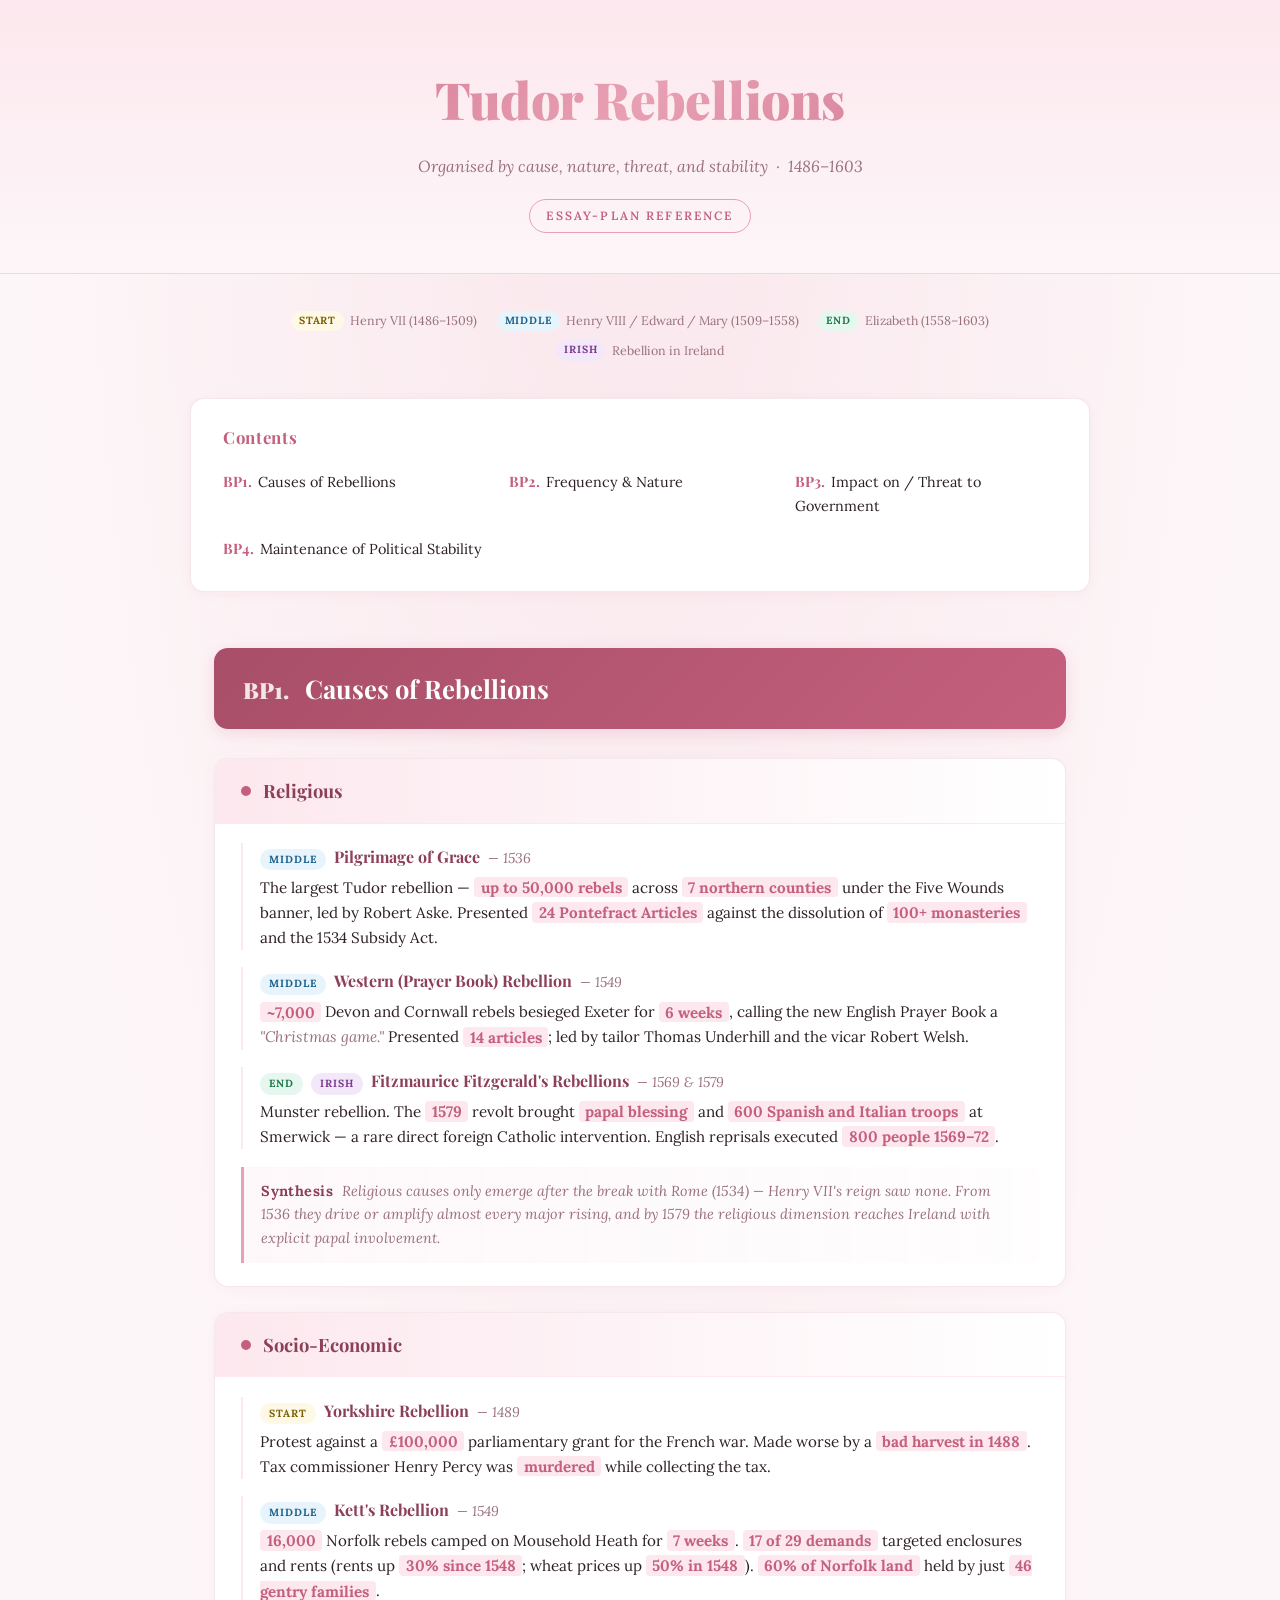
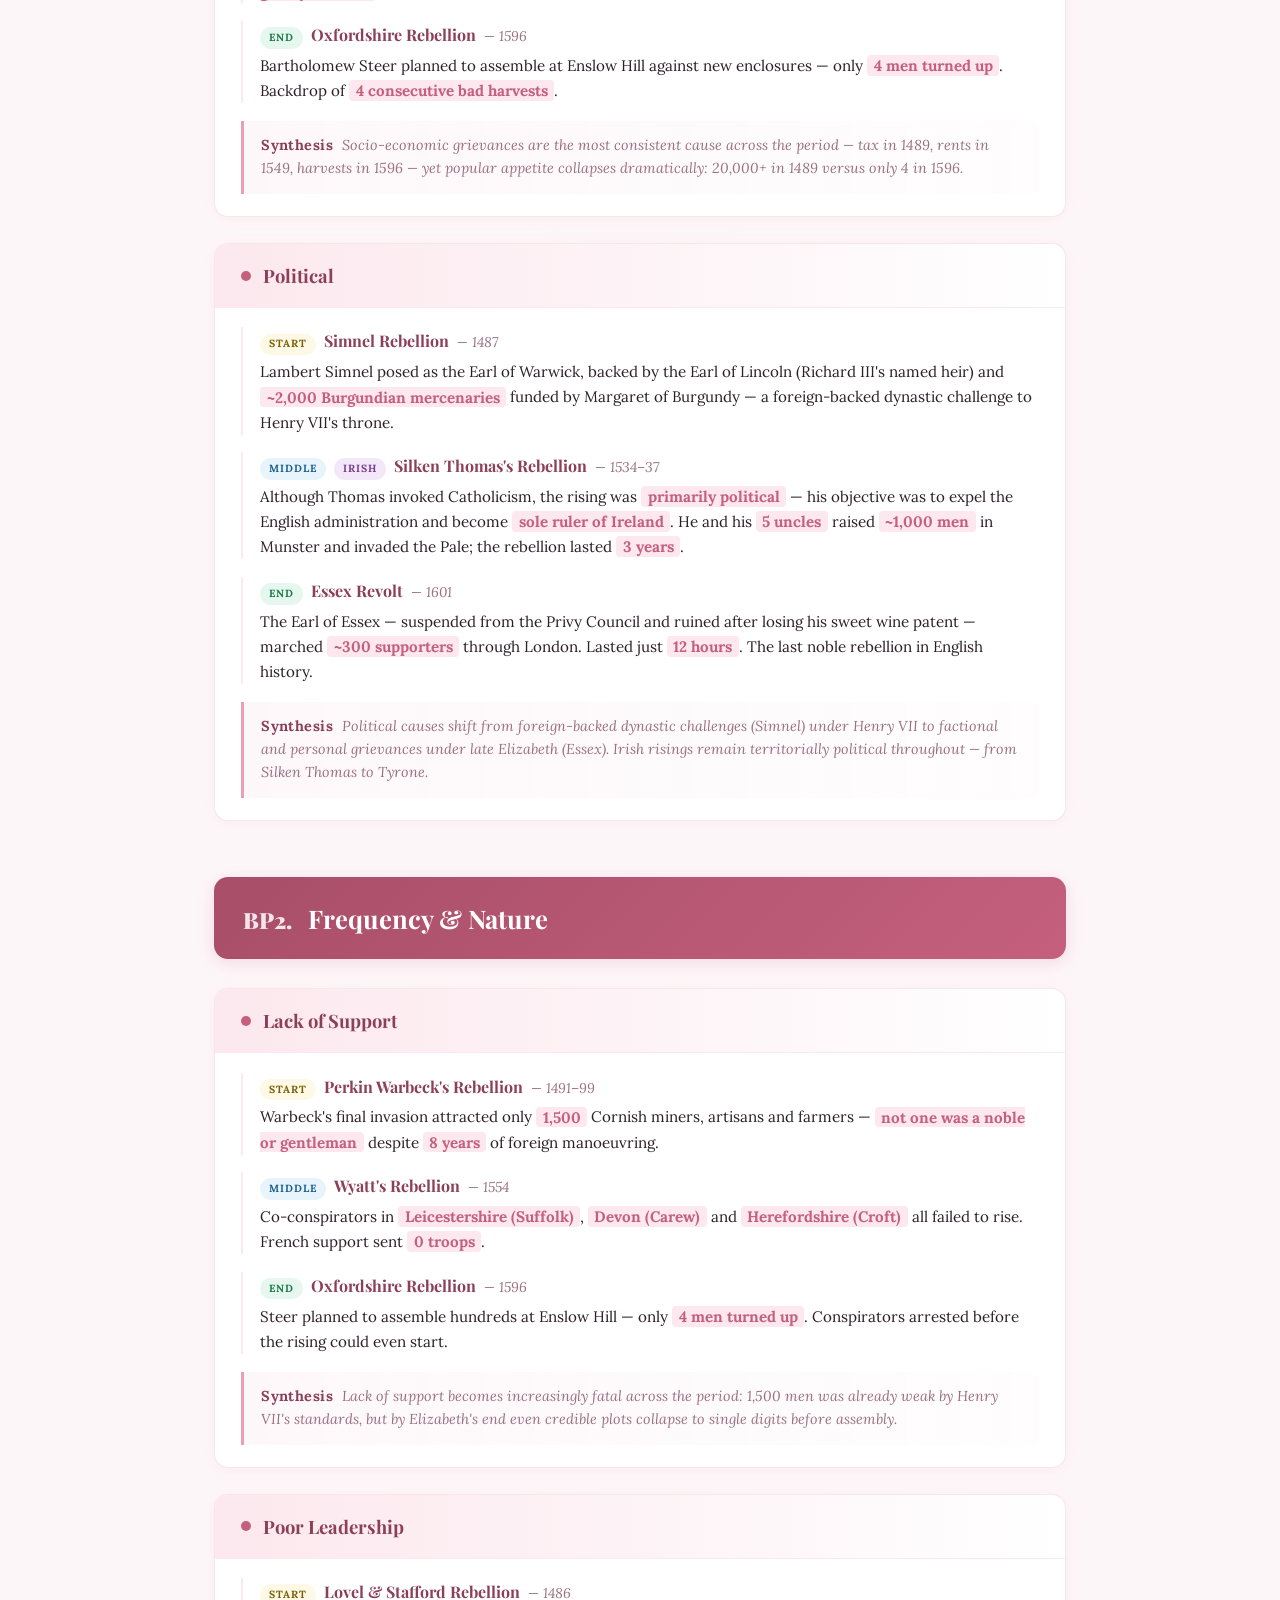
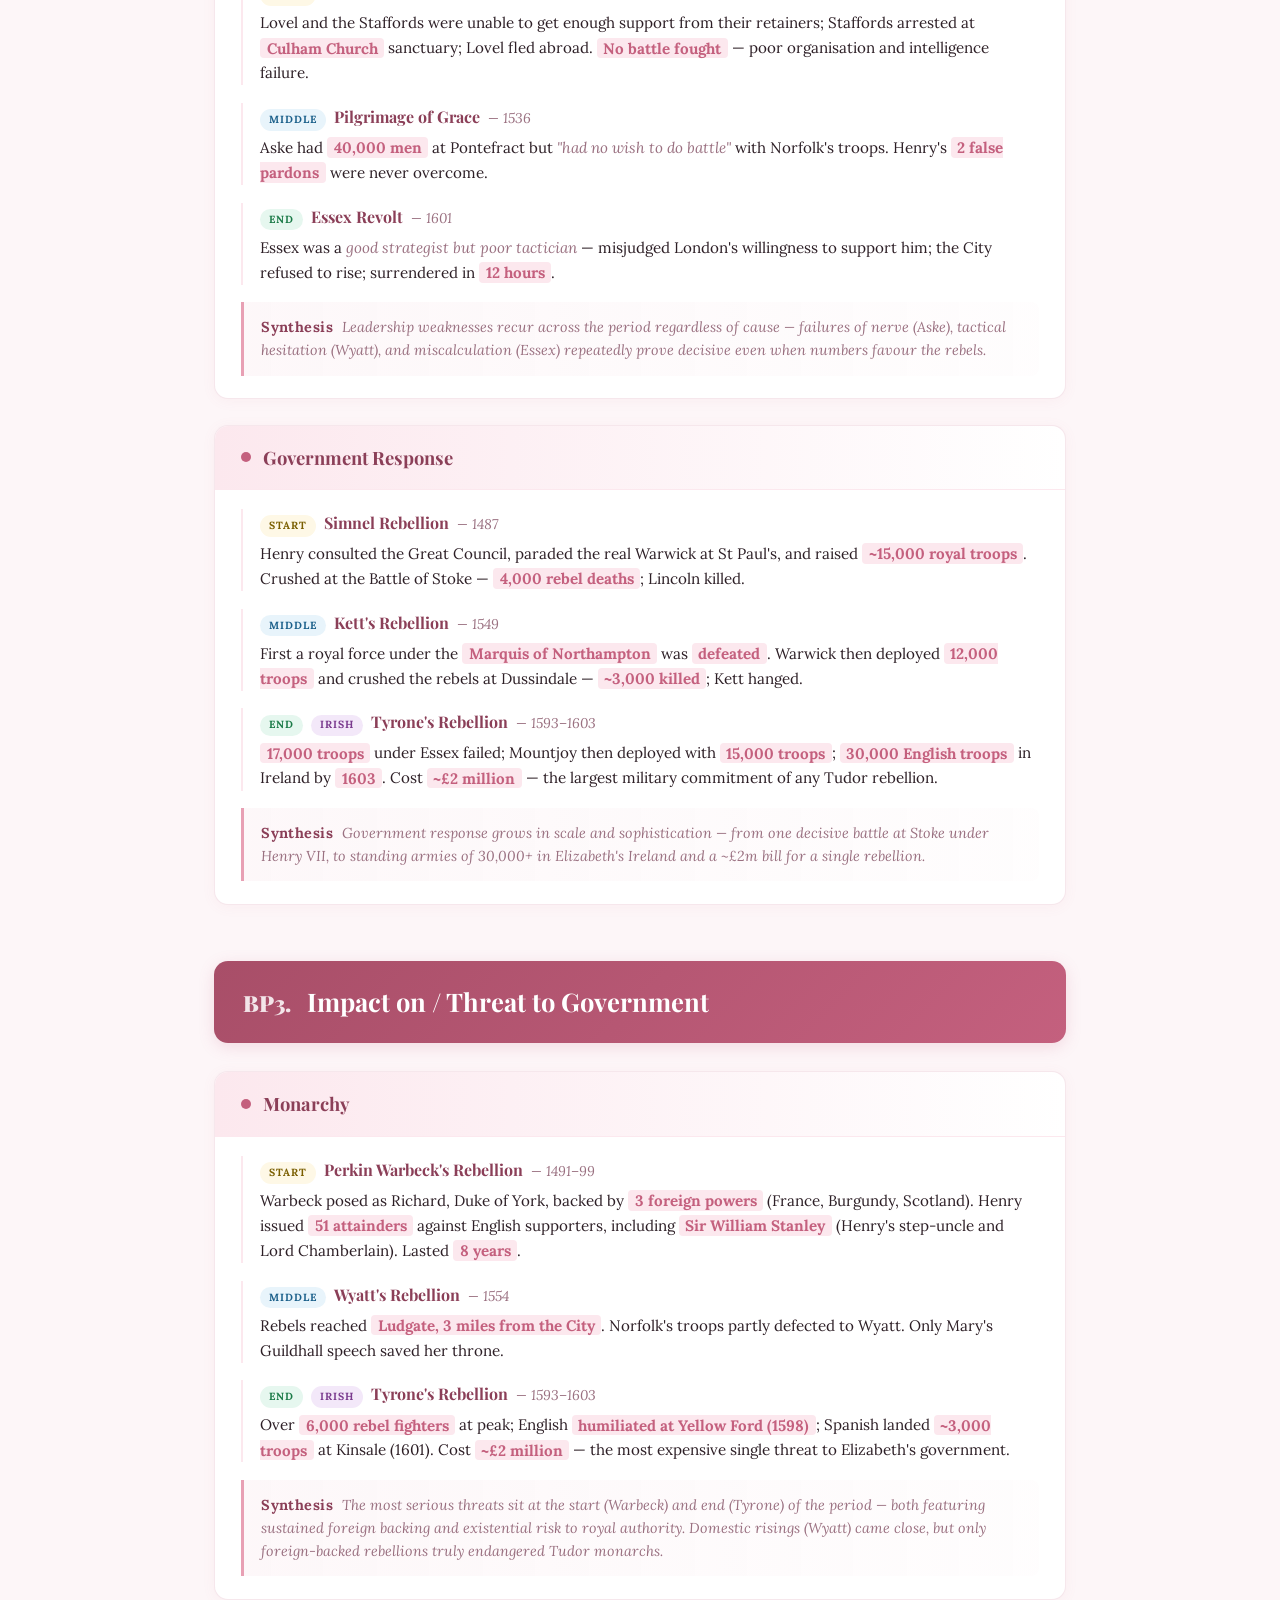
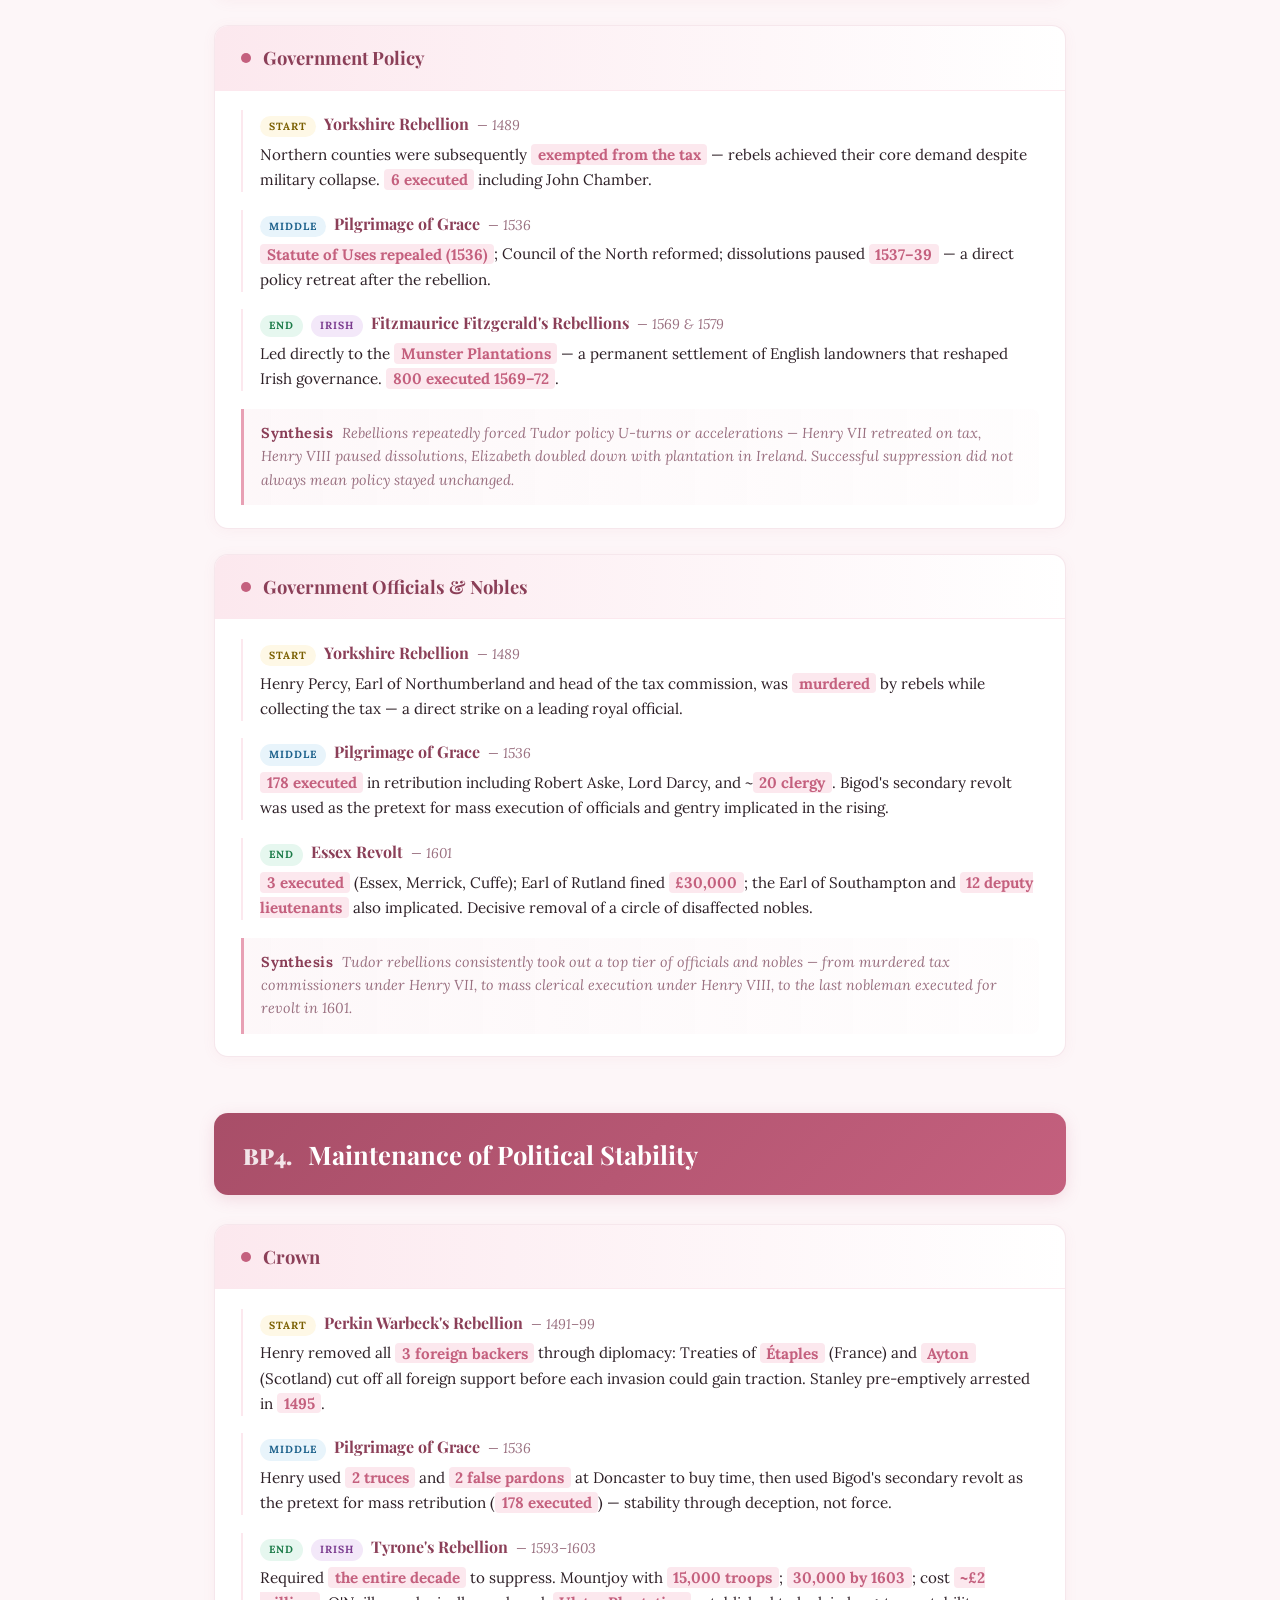
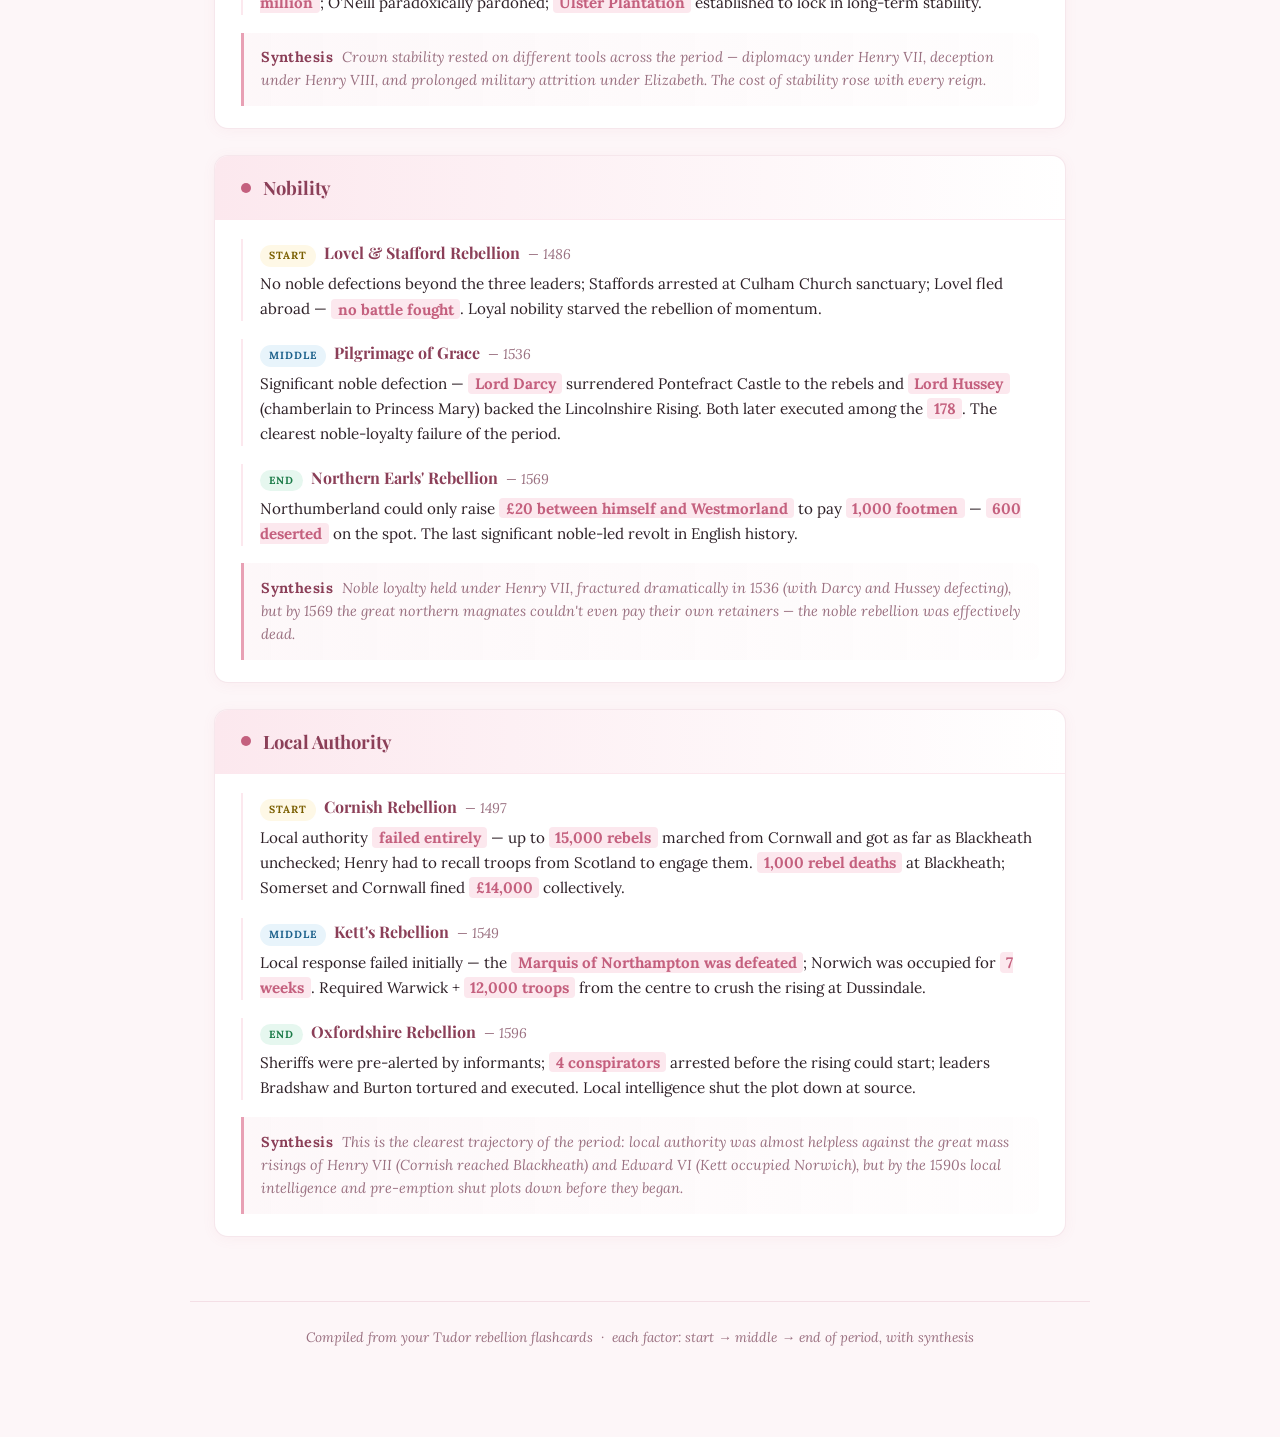
<file: tudor_rebellions_organised.html>
<!DOCTYPE html>
<html lang="en">
<head>
<meta charset="UTF-8">
<meta name="viewport" content="width=device-width, initial-scale=1.0">
<title>Tudor Rebellions — Organised by Factor</title>
<link href="https://fonts.googleapis.com/css2?family=Playfair+Display:wght@700;900&family=Lora:ital,wght@0,400;0,600;1,400&display=swap" rel="stylesheet">
<style>
*{box-sizing:border-box;margin:0;padding:0}
:root{
  --bg:#fdf6f8;
  --white:#ffffff;
  --pink-light:#fce8ee;
  --pink:#e8a0b4;
  --pink-dark:#c4607e;
  --pink-darker:#8b3f58;
  --text:#2d1f26;
  --muted:#9a7080;
  --muted-soft:#b89aa3;
  --border:rgba(196,96,126,0.15);
  --start:#7a5e00;
  --middle:#1a5f8a;
  --end:#1a7a47;
  --start-bg:#fef8e6;
  --middle-bg:#e8f4fb;
  --end-bg:#e6f7ef;
  --irish:#7a3a8e;
  --irish-bg:#f3e8f9;
}
body{
  background:var(--bg);
  color:var(--text);
  font-family:'Lora',Georgia,serif;
  line-height:1.7;
  padding-bottom:4rem;
  background-image:radial-gradient(ellipse 80% 40% at 50% 0%,rgba(232,160,180,0.18) 0%,transparent 60%);
}

header{
  text-align:center;
  padding:3.5rem 2rem 2.5rem;
  border-bottom:1px solid var(--border);
  background:linear-gradient(to bottom,#fce8ee,var(--bg));
}
header h1{
  font-family:'Playfair Display',serif;
  font-size:clamp(2rem,4.5vw,3.2rem);
  font-weight:900;
  background:linear-gradient(135deg,#c4607e,#e8a0b4,#c4607e);
  -webkit-background-clip:text;-webkit-text-fill-color:transparent;background-clip:text;
  letter-spacing:-0.01em;
}
header p{color:var(--muted);font-style:italic;margin-top:0.6rem;font-size:1rem}
header .tag-line{
  margin-top:1.2rem;
  display:inline-block;
  font-size:0.75rem;
  letter-spacing:0.18em;
  text-transform:uppercase;
  color:var(--pink-dark);
  padding:0.35rem 1rem;
  border:1px solid var(--pink);
  border-radius:999px;
  font-family:'Lora',serif;
  font-weight:600;
}

/* legend */
.legend{
  max-width:900px;margin:1.5rem auto 0;padding:0.8rem 1.5rem;
  display:flex;flex-wrap:wrap;justify-content:center;gap:0.5rem 1.2rem;
  font-size:0.78rem;color:var(--muted);
}
.legend span{display:inline-flex;align-items:center;gap:0.4rem}
.legend .pip{
  display:inline-block;font-size:0.65rem;font-weight:700;letter-spacing:0.08em;text-transform:uppercase;
  padding:0.1rem 0.5rem;border-radius:999px;
}
.pip.start{background:var(--start-bg);color:var(--start)}
.pip.middle{background:var(--middle-bg);color:var(--middle)}
.pip.end{background:var(--end-bg);color:var(--end)}
.pip.irish{background:var(--irish-bg);color:var(--irish)}

.toc{
  max-width:900px;margin:1.5rem auto 0;padding:1.5rem 2rem;
  background:var(--white);border:1px solid var(--border);border-radius:14px;
  box-shadow:0 2px 12px rgba(196,96,126,0.07);
}
.toc h2{
  font-family:'Playfair Display',serif;font-size:1.05rem;
  color:var(--pink-dark);margin-bottom:0.8rem;letter-spacing:0.04em;
}
.toc-list{display:grid;grid-template-columns:repeat(auto-fit,minmax(220px,1fr));gap:0.5rem 1.5rem}
.toc-list a{
  color:var(--text);text-decoration:none;font-size:0.9rem;
  padding:0.3rem 0;display:block;transition:color 0.15s, transform 0.15s;
}
.toc-list a:hover{color:var(--pink-dark);transform:translateX(3px)}
.toc-list .bp-num{
  color:var(--pink-dark);font-weight:700;margin-right:0.4rem;
  font-family:'Playfair Display',serif;
}

section{max-width:900px;margin:3.5rem auto 0;padding:0 1.5rem}
.bp-header{
  display:flex;align-items:baseline;gap:1rem;
  padding:1.2rem 1.8rem;border-radius:14px;
  margin-bottom:1.8rem;
  background:linear-gradient(135deg,#a84e68,#c4607e);
  color:#fff;
  box-shadow:0 4px 16px rgba(196,96,126,0.18);
}
.bp-header .bp-label{
  font-family:'Playfair Display',serif;
  font-size:1.4rem;font-weight:900;
  color:rgba(255,255,255,0.85);
}
.bp-header h2{
  font-family:'Playfair Display',serif;
  font-size:1.6rem;font-weight:700;
  color:#fff;
}

.factor{
  background:var(--white);
  border:1px solid var(--border);
  border-radius:14px;
  margin-bottom:1.6rem;
  box-shadow:0 2px 14px rgba(196,96,126,0.06);
  overflow:hidden;
}
.factor-head{
  padding:1rem 1.6rem;
  display:flex;align-items:center;gap:0.8rem;
  background:linear-gradient(to right,var(--pink-light),transparent);
  border-bottom:1.5px solid var(--pink-light);
}
.factor-head .dot{
  width:10px;height:10px;border-radius:50%;
  background:var(--pink-dark);flex-shrink:0;
}
.factor-head h3{
  font-family:'Playfair Display',serif;
  font-size:1.15rem;font-weight:700;
  color:var(--pink-darker);
}
.factor-body{padding:1.2rem 1.6rem 1.4rem}

.reb{
  margin-bottom:1.1rem;
  padding-left:1.1rem;
  border-left:2.5px solid var(--pink-light);
  transition:border-color 0.15s;
}
.reb:hover{border-left-color:var(--pink)}
.reb-head{
  display:flex;flex-wrap:wrap;align-items:baseline;gap:0.5rem;
  margin-bottom:0.25rem;
}
.period-tag{
  font-size:0.65rem;font-weight:700;letter-spacing:0.1em;text-transform:uppercase;
  padding:0.12rem 0.55rem;border-radius:999px;
  font-family:'Lora',serif;flex-shrink:0;
}
.period-tag.start{background:var(--start-bg);color:var(--start)}
.period-tag.middle{background:var(--middle-bg);color:var(--middle)}
.period-tag.end{background:var(--end-bg);color:var(--end)}
.irish-tag{
  font-size:0.65rem;font-weight:700;letter-spacing:0.1em;text-transform:uppercase;
  padding:0.12rem 0.55rem;border-radius:999px;
  background:var(--irish-bg);color:var(--irish);
  font-family:'Lora',serif;
}
.reb-name{
  font-family:'Playfair Display',serif;
  font-weight:700;
  color:var(--pink-darker);
  font-size:1rem;
}
.reb-year{
  color:var(--muted);
  font-style:italic;
  font-size:0.88rem;
  font-family:'Lora',serif;
  font-weight:400;
}
.reb-body{
  font-size:0.95rem;
  line-height:1.65;
  color:var(--text);
}
.stat{
  font-weight:700;
  color:var(--pink-dark);
  background:var(--pink-light);
  padding:0.05rem 0.4rem;
  border-radius:4px;
}
.quote{font-style:italic;color:var(--muted)}

.synthesis{
  margin-top:1.1rem;padding:0.85rem 1.1rem;
  background:linear-gradient(to right,rgba(232,160,180,0.08),rgba(232,160,180,0.02));
  border-left:3px solid var(--pink);
  border-radius:0 8px 8px 0;
  font-size:0.9rem;line-height:1.6;
  color:var(--muted);
  font-style:italic;
}
.synthesis b{
  font-style:normal;font-weight:700;
  color:var(--pink-darker);
  letter-spacing:0.03em;
  margin-right:0.3rem;
}

.endnote{
  max-width:900px;margin:4rem auto 0;padding:1.5rem 2rem;
  text-align:center;color:var(--muted);font-style:italic;font-size:0.85rem;
  border-top:1px solid var(--border);
}

.back-top{
  position:fixed;bottom:2rem;right:2rem;
  width:44px;height:44px;border-radius:50%;
  background:var(--pink-dark);color:#fff;
  border:none;cursor:pointer;font-size:1.1rem;
  box-shadow:0 4px 16px rgba(196,96,126,0.3);
  transition:all 0.2s;display:flex;align-items:center;justify-content:center;
  text-decoration:none;
  opacity:0;pointer-events:none;
}
.back-top.visible{opacity:1;pointer-events:auto}
.back-top:hover{background:var(--pink-darker);transform:translateY(-2px)}

@media print{
  body{background:#fff;background-image:none;padding:0}
  header{padding:1.5rem 1rem;background:#fff;border-bottom:2px solid var(--pink-dark)}
  .toc,.back-top,.legend{display:none}
  .bp-header{box-shadow:none;background:#fce8ee;color:var(--pink-darker);page-break-before:always}
  .bp-header:first-of-type{page-break-before:auto}
  .bp-header .bp-label,.bp-header h2{color:var(--pink-darker)}
  .factor{box-shadow:none;break-inside:avoid}
  section{margin-top:1.5rem}
}

@media (max-width:600px){
  header{padding:2.5rem 1rem 1.8rem}
  section{margin-top:2.5rem;padding:0 1rem}
  .bp-header{padding:1rem 1.2rem;flex-direction:column;align-items:flex-start;gap:0.3rem}
  .factor-body{padding:1rem 1.2rem 1.2rem}
}
</style>
</head>
<body>

<header>
  <h1>Tudor Rebellions</h1>
  <p>Organised by cause, nature, threat, and stability &nbsp;·&nbsp; 1486–1603</p>
  <span class="tag-line">Essay-Plan Reference</span>
</header>

<div class="legend">
  <span><span class="pip start">Start</span> Henry VII (1486–1509)</span>
  <span><span class="pip middle">Middle</span> Henry VIII / Edward / Mary (1509–1558)</span>
  <span><span class="pip end">End</span> Elizabeth (1558–1603)</span>
  <span><span class="pip irish">Irish</span> Rebellion in Ireland</span>
</div>

<div class="toc">
  <h2>Contents</h2>
  <div class="toc-list">
    <a href="#bp1"><span class="bp-num">BP1.</span>Causes of Rebellions</a>
    <a href="#bp2"><span class="bp-num">BP2.</span>Frequency &amp; Nature</a>
    <a href="#bp3"><span class="bp-num">BP3.</span>Impact on / Threat to Government</a>
    <a href="#bp4"><span class="bp-num">BP4.</span>Maintenance of Political Stability</a>
  </div>
</div>

<!-- ============== BP1 ============== -->
<section id="bp1">
  <div class="bp-header"><span class="bp-label">BP1.</span><h2>Causes of Rebellions</h2></div>

  <div class="factor">
    <div class="factor-head"><span class="dot"></span><h3>Religious</h3></div>
    <div class="factor-body">
      <div class="reb">
        <div class="reb-head"><span class="period-tag middle">Middle</span><span class="reb-name">Pilgrimage of Grace</span><span class="reb-year">— 1536</span></div>
        <div class="reb-body">The largest Tudor rebellion — <span class="stat">up to 50,000 rebels</span> across <span class="stat">7 northern counties</span> under the Five Wounds banner, led by Robert Aske. Presented <span class="stat">24 Pontefract Articles</span> against the dissolution of <span class="stat">100+ monasteries</span> and the 1534 Subsidy Act.</div>
      </div>
      <div class="reb">
        <div class="reb-head"><span class="period-tag middle">Middle</span><span class="reb-name">Western (Prayer Book) Rebellion</span><span class="reb-year">— 1549</span></div>
        <div class="reb-body"><span class="stat">~7,000</span> Devon and Cornwall rebels besieged Exeter for <span class="stat">6 weeks</span>, calling the new English Prayer Book a <span class="quote">"Christmas game."</span> Presented <span class="stat">14 articles</span>; led by tailor Thomas Underhill and the vicar Robert Welsh.</div>
      </div>
      <div class="reb">
        <div class="reb-head"><span class="period-tag end">End</span><span class="irish-tag">Irish</span><span class="reb-name">Fitzmaurice Fitzgerald's Rebellions</span><span class="reb-year">— 1569 &amp; 1579</span></div>
        <div class="reb-body">Munster rebellion. The <span class="stat">1579</span> revolt brought <span class="stat">papal blessing</span> and <span class="stat">600 Spanish and Italian troops</span> at Smerwick — a rare direct foreign Catholic intervention. English reprisals executed <span class="stat">800 people 1569–72</span>.</div>
      </div>
      <div class="synthesis"><b>Synthesis</b> Religious causes only emerge after the break with Rome (1534) — Henry VII's reign saw none. From 1536 they drive or amplify almost every major rising, and by 1579 the religious dimension reaches Ireland with explicit papal involvement.</div>
    </div>
  </div>

  <div class="factor">
    <div class="factor-head"><span class="dot"></span><h3>Socio-Economic</h3></div>
    <div class="factor-body">
      <div class="reb">
        <div class="reb-head"><span class="period-tag start">Start</span><span class="reb-name">Yorkshire Rebellion</span><span class="reb-year">— 1489</span></div>
        <div class="reb-body">Protest against a <span class="stat">£100,000</span> parliamentary grant for the French war. Made worse by a <span class="stat">bad harvest in 1488</span>. Tax commissioner Henry Percy was <span class="stat">murdered</span> while collecting the tax.</div>
      </div>
      <div class="reb">
        <div class="reb-head"><span class="period-tag middle">Middle</span><span class="reb-name">Kett's Rebellion</span><span class="reb-year">— 1549</span></div>
        <div class="reb-body"><span class="stat">16,000</span> Norfolk rebels camped on Mousehold Heath for <span class="stat">7 weeks</span>. <span class="stat">17 of 29 demands</span> targeted enclosures and rents (rents up <span class="stat">30% since 1548</span>; wheat prices up <span class="stat">50% in 1548</span>). <span class="stat">60% of Norfolk land</span> held by just <span class="stat">46 gentry families</span>.</div>
      </div>
      <div class="reb">
        <div class="reb-head"><span class="period-tag end">End</span><span class="reb-name">Oxfordshire Rebellion</span><span class="reb-year">— 1596</span></div>
        <div class="reb-body">Bartholomew Steer planned to assemble at Enslow Hill against new enclosures — only <span class="stat">4 men turned up</span>. Backdrop of <span class="stat">4 consecutive bad harvests</span>.</div>
      </div>
      <div class="synthesis"><b>Synthesis</b> Socio-economic grievances are the most consistent cause across the period — tax in 1489, rents in 1549, harvests in 1596 — yet popular appetite collapses dramatically: 20,000+ in 1489 versus only 4 in 1596.</div>
    </div>
  </div>

  <div class="factor">
    <div class="factor-head"><span class="dot"></span><h3>Political</h3></div>
    <div class="factor-body">
      <div class="reb">
        <div class="reb-head"><span class="period-tag start">Start</span><span class="reb-name">Simnel Rebellion</span><span class="reb-year">— 1487</span></div>
        <div class="reb-body">Lambert Simnel posed as the Earl of Warwick, backed by the Earl of Lincoln (Richard III's named heir) and <span class="stat">~2,000 Burgundian mercenaries</span> funded by Margaret of Burgundy — a foreign-backed dynastic challenge to Henry VII's throne.</div>
      </div>
      <div class="reb">
        <div class="reb-head"><span class="period-tag middle">Middle</span><span class="irish-tag">Irish</span><span class="reb-name">Silken Thomas's Rebellion</span><span class="reb-year">— 1534–37</span></div>
        <div class="reb-body">Although Thomas invoked Catholicism, the rising was <span class="stat">primarily political</span> — his objective was to expel the English administration and become <span class="stat">sole ruler of Ireland</span>. He and his <span class="stat">5 uncles</span> raised <span class="stat">~1,000 men</span> in Munster and invaded the Pale; the rebellion lasted <span class="stat">3 years</span>.</div>
      </div>
      <div class="reb">
        <div class="reb-head"><span class="period-tag end">End</span><span class="reb-name">Essex Revolt</span><span class="reb-year">— 1601</span></div>
        <div class="reb-body">The Earl of Essex — suspended from the Privy Council and ruined after losing his sweet wine patent — marched <span class="stat">~300 supporters</span> through London. Lasted just <span class="stat">12 hours</span>. The last noble rebellion in English history.</div>
      </div>
      <div class="synthesis"><b>Synthesis</b> Political causes shift from foreign-backed dynastic challenges (Simnel) under Henry VII to factional and personal grievances under late Elizabeth (Essex). Irish risings remain territorially political throughout — from Silken Thomas to Tyrone.</div>
    </div>
  </div>
</section>

<!-- ============== BP2 ============== -->
<section id="bp2">
  <div class="bp-header"><span class="bp-label">BP2.</span><h2>Frequency &amp; Nature</h2></div>

  <div class="factor">
    <div class="factor-head"><span class="dot"></span><h3>Lack of Support</h3></div>
    <div class="factor-body">
      <div class="reb">
        <div class="reb-head"><span class="period-tag start">Start</span><span class="reb-name">Perkin Warbeck's Rebellion</span><span class="reb-year">— 1491–99</span></div>
        <div class="reb-body">Warbeck's final invasion attracted only <span class="stat">1,500</span> Cornish miners, artisans and farmers — <span class="stat">not one was a noble or gentleman</span> despite <span class="stat">8 years</span> of foreign manoeuvring.</div>
      </div>
      <div class="reb">
        <div class="reb-head"><span class="period-tag middle">Middle</span><span class="reb-name">Wyatt's Rebellion</span><span class="reb-year">— 1554</span></div>
        <div class="reb-body">Co-conspirators in <span class="stat">Leicestershire (Suffolk)</span>, <span class="stat">Devon (Carew)</span> and <span class="stat">Herefordshire (Croft)</span> all failed to rise. French support sent <span class="stat">0 troops</span>.</div>
      </div>
      <div class="reb">
        <div class="reb-head"><span class="period-tag end">End</span><span class="reb-name">Oxfordshire Rebellion</span><span class="reb-year">— 1596</span></div>
        <div class="reb-body">Steer planned to assemble hundreds at Enslow Hill — only <span class="stat">4 men turned up</span>. Conspirators arrested before the rising could even start.</div>
      </div>
      <div class="synthesis"><b>Synthesis</b> Lack of support becomes increasingly fatal across the period: 1,500 men was already weak by Henry VII's standards, but by Elizabeth's end even credible plots collapse to single digits before assembly.</div>
    </div>
  </div>

  <div class="factor">
    <div class="factor-head"><span class="dot"></span><h3>Poor Leadership</h3></div>
    <div class="factor-body">
      <div class="reb">
        <div class="reb-head"><span class="period-tag start">Start</span><span class="reb-name">Lovel &amp; Stafford Rebellion</span><span class="reb-year">— 1486</span></div>
        <div class="reb-body">Lovel and the Staffords were unable to get enough support from their retainers; Staffords arrested at <span class="stat">Culham Church</span> sanctuary; Lovel fled abroad. <span class="stat">No battle fought</span> — poor organisation and intelligence failure.</div>
      </div>
      <div class="reb">
        <div class="reb-head"><span class="period-tag middle">Middle</span><span class="reb-name">Pilgrimage of Grace</span><span class="reb-year">— 1536</span></div>
        <div class="reb-body">Aske had <span class="stat">40,000 men</span> at Pontefract but <span class="quote">"had no wish to do battle"</span> with Norfolk's troops. Henry's <span class="stat">2 false pardons</span> were never overcome.</div>
      </div>
      <div class="reb">
        <div class="reb-head"><span class="period-tag end">End</span><span class="reb-name">Essex Revolt</span><span class="reb-year">— 1601</span></div>
        <div class="reb-body">Essex was a <span class="quote">good strategist but poor tactician</span> — misjudged London's willingness to support him; the City refused to rise; surrendered in <span class="stat">12 hours</span>.</div>
      </div>
      <div class="synthesis"><b>Synthesis</b> Leadership weaknesses recur across the period regardless of cause — failures of nerve (Aske), tactical hesitation (Wyatt), and miscalculation (Essex) repeatedly prove decisive even when numbers favour the rebels.</div>
    </div>
  </div>

  <div class="factor">
    <div class="factor-head"><span class="dot"></span><h3>Government Response</h3></div>
    <div class="factor-body">
      <div class="reb">
        <div class="reb-head"><span class="period-tag start">Start</span><span class="reb-name">Simnel Rebellion</span><span class="reb-year">— 1487</span></div>
        <div class="reb-body">Henry consulted the Great Council, paraded the real Warwick at St Paul's, and raised <span class="stat">~15,000 royal troops</span>. Crushed at the Battle of Stoke — <span class="stat">4,000 rebel deaths</span>; Lincoln killed.</div>
      </div>
      <div class="reb">
        <div class="reb-head"><span class="period-tag middle">Middle</span><span class="reb-name">Kett's Rebellion</span><span class="reb-year">— 1549</span></div>
        <div class="reb-body">First a royal force under the <span class="stat">Marquis of Northampton</span> was <span class="stat">defeated</span>. Warwick then deployed <span class="stat">12,000 troops</span> and crushed the rebels at Dussindale — <span class="stat">~3,000 killed</span>; Kett hanged.</div>
      </div>
      <div class="reb">
        <div class="reb-head"><span class="period-tag end">End</span><span class="irish-tag">Irish</span><span class="reb-name">Tyrone's Rebellion</span><span class="reb-year">— 1593–1603</span></div>
        <div class="reb-body"><span class="stat">17,000 troops</span> under Essex failed; Mountjoy then deployed with <span class="stat">15,000 troops</span>; <span class="stat">30,000 English troops</span> in Ireland by <span class="stat">1603</span>. Cost <span class="stat">~£2 million</span> — the largest military commitment of any Tudor rebellion.</div>
      </div>
      <div class="synthesis"><b>Synthesis</b> Government response grows in scale and sophistication — from one decisive battle at Stoke under Henry VII, to standing armies of 30,000+ in Elizabeth's Ireland and a ~£2m bill for a single rebellion.</div>
    </div>
  </div>
</section>

<!-- ============== BP3 ============== -->
<section id="bp3">
  <div class="bp-header"><span class="bp-label">BP3.</span><h2>Impact on / Threat to Government</h2></div>

  <div class="factor">
    <div class="factor-head"><span class="dot"></span><h3>Monarchy</h3></div>
    <div class="factor-body">
      <div class="reb">
        <div class="reb-head"><span class="period-tag start">Start</span><span class="reb-name">Perkin Warbeck's Rebellion</span><span class="reb-year">— 1491–99</span></div>
        <div class="reb-body">Warbeck posed as Richard, Duke of York, backed by <span class="stat">3 foreign powers</span> (France, Burgundy, Scotland). Henry issued <span class="stat">51 attainders</span> against English supporters, including <span class="stat">Sir William Stanley</span> (Henry's step-uncle and Lord Chamberlain). Lasted <span class="stat">8 years</span>.</div>
      </div>
      <div class="reb">
        <div class="reb-head"><span class="period-tag middle">Middle</span><span class="reb-name">Wyatt's Rebellion</span><span class="reb-year">— 1554</span></div>
        <div class="reb-body">Rebels reached <span class="stat">Ludgate, 3 miles from the City</span>. Norfolk's troops partly defected to Wyatt. Only Mary's Guildhall speech saved her throne.</div>
      </div>
      <div class="reb">
        <div class="reb-head"><span class="period-tag end">End</span><span class="irish-tag">Irish</span><span class="reb-name">Tyrone's Rebellion</span><span class="reb-year">— 1593–1603</span></div>
        <div class="reb-body">Over <span class="stat">6,000 rebel fighters</span> at peak; English <span class="stat">humiliated at Yellow Ford (1598)</span>; Spanish landed <span class="stat">~3,000 troops</span> at Kinsale (1601). Cost <span class="stat">~£2 million</span> — the most expensive single threat to Elizabeth's government.</div>
      </div>
      <div class="synthesis"><b>Synthesis</b> The most serious threats sit at the start (Warbeck) and end (Tyrone) of the period — both featuring sustained foreign backing and existential risk to royal authority. Domestic risings (Wyatt) came close, but only foreign-backed rebellions truly endangered Tudor monarchs.</div>
    </div>
  </div>

  <div class="factor">
    <div class="factor-head"><span class="dot"></span><h3>Government Policy</h3></div>
    <div class="factor-body">
      <div class="reb">
        <div class="reb-head"><span class="period-tag start">Start</span><span class="reb-name">Yorkshire Rebellion</span><span class="reb-year">— 1489</span></div>
        <div class="reb-body">Northern counties were subsequently <span class="stat">exempted from the tax</span> — rebels achieved their core demand despite military collapse. <span class="stat">6 executed</span> including John Chamber.</div>
      </div>
      <div class="reb">
        <div class="reb-head"><span class="period-tag middle">Middle</span><span class="reb-name">Pilgrimage of Grace</span><span class="reb-year">— 1536</span></div>
        <div class="reb-body"><span class="stat">Statute of Uses repealed (1536)</span>; Council of the North reformed; dissolutions paused <span class="stat">1537–39</span> — a direct policy retreat after the rebellion.</div>
      </div>
      <div class="reb">
        <div class="reb-head"><span class="period-tag end">End</span><span class="irish-tag">Irish</span><span class="reb-name">Fitzmaurice Fitzgerald's Rebellions</span><span class="reb-year">— 1569 &amp; 1579</span></div>
        <div class="reb-body">Led directly to the <span class="stat">Munster Plantations</span> — a permanent settlement of English landowners that reshaped Irish governance. <span class="stat">800 executed 1569–72</span>.</div>
      </div>
      <div class="synthesis"><b>Synthesis</b> Rebellions repeatedly forced Tudor policy U-turns or accelerations — Henry VII retreated on tax, Henry VIII paused dissolutions, Elizabeth doubled down with plantation in Ireland. Successful suppression did not always mean policy stayed unchanged.</div>
    </div>
  </div>

  <div class="factor">
    <div class="factor-head"><span class="dot"></span><h3>Government Officials &amp; Nobles</h3></div>
    <div class="factor-body">
      <div class="reb">
        <div class="reb-head"><span class="period-tag start">Start</span><span class="reb-name">Yorkshire Rebellion</span><span class="reb-year">— 1489</span></div>
        <div class="reb-body">Henry Percy, Earl of Northumberland and head of the tax commission, was <span class="stat">murdered</span> by rebels while collecting the tax — a direct strike on a leading royal official.</div>
      </div>
      <div class="reb">
        <div class="reb-head"><span class="period-tag middle">Middle</span><span class="reb-name">Pilgrimage of Grace</span><span class="reb-year">— 1536</span></div>
        <div class="reb-body"><span class="stat">178 executed</span> in retribution including Robert Aske, Lord Darcy, and ~<span class="stat">20 clergy</span>. Bigod's secondary revolt was used as the pretext for mass execution of officials and gentry implicated in the rising.</div>
      </div>
      <div class="reb">
        <div class="reb-head"><span class="period-tag end">End</span><span class="reb-name">Essex Revolt</span><span class="reb-year">— 1601</span></div>
        <div class="reb-body"><span class="stat">3 executed</span> (Essex, Merrick, Cuffe); Earl of Rutland fined <span class="stat">£30,000</span>; the Earl of Southampton and <span class="stat">12 deputy lieutenants</span> also implicated. Decisive removal of a circle of disaffected nobles.</div>
      </div>
      <div class="synthesis"><b>Synthesis</b> Tudor rebellions consistently took out a top tier of officials and nobles — from murdered tax commissioners under Henry VII, to mass clerical execution under Henry VIII, to the last nobleman executed for revolt in 1601.</div>
    </div>
  </div>
</section>

<!-- ============== BP4 ============== -->
<section id="bp4">
  <div class="bp-header"><span class="bp-label">BP4.</span><h2>Maintenance of Political Stability</h2></div>

  <div class="factor">
    <div class="factor-head"><span class="dot"></span><h3>Crown</h3></div>
    <div class="factor-body">
      <div class="reb">
        <div class="reb-head"><span class="period-tag start">Start</span><span class="reb-name">Perkin Warbeck's Rebellion</span><span class="reb-year">— 1491–99</span></div>
        <div class="reb-body">Henry removed all <span class="stat">3 foreign backers</span> through diplomacy: Treaties of <span class="stat">Étaples</span> (France) and <span class="stat">Ayton</span> (Scotland) cut off all foreign support before each invasion could gain traction. Stanley pre-emptively arrested in <span class="stat">1495</span>.</div>
      </div>
      <div class="reb">
        <div class="reb-head"><span class="period-tag middle">Middle</span><span class="reb-name">Pilgrimage of Grace</span><span class="reb-year">— 1536</span></div>
        <div class="reb-body">Henry used <span class="stat">2 truces</span> and <span class="stat">2 false pardons</span> at Doncaster to buy time, then used Bigod's secondary revolt as the pretext for mass retribution (<span class="stat">178 executed</span>) — stability through deception, not force.</div>
      </div>
      <div class="reb">
        <div class="reb-head"><span class="period-tag end">End</span><span class="irish-tag">Irish</span><span class="reb-name">Tyrone's Rebellion</span><span class="reb-year">— 1593–1603</span></div>
        <div class="reb-body">Required <span class="stat">the entire decade</span> to suppress. Mountjoy with <span class="stat">15,000 troops</span>; <span class="stat">30,000 by 1603</span>; cost <span class="stat">~£2 million</span>; O'Neill paradoxically pardoned; <span class="stat">Ulster Plantation</span> established to lock in long-term stability.</div>
      </div>
      <div class="synthesis"><b>Synthesis</b> Crown stability rested on different tools across the period — diplomacy under Henry VII, deception under Henry VIII, and prolonged military attrition under Elizabeth. The cost of stability rose with every reign.</div>
    </div>
  </div>

  <div class="factor">
    <div class="factor-head"><span class="dot"></span><h3>Nobility</h3></div>
    <div class="factor-body">
      <div class="reb">
        <div class="reb-head"><span class="period-tag start">Start</span><span class="reb-name">Lovel &amp; Stafford Rebellion</span><span class="reb-year">— 1486</span></div>
        <div class="reb-body">No noble defections beyond the three leaders; Staffords arrested at Culham Church sanctuary; Lovel fled abroad — <span class="stat">no battle fought</span>. Loyal nobility starved the rebellion of momentum.</div>
      </div>
      <div class="reb">
        <div class="reb-head"><span class="period-tag middle">Middle</span><span class="reb-name">Pilgrimage of Grace</span><span class="reb-year">— 1536</span></div>
        <div class="reb-body">Significant noble defection — <span class="stat">Lord Darcy</span> surrendered Pontefract Castle to the rebels and <span class="stat">Lord Hussey</span> (chamberlain to Princess Mary) backed the Lincolnshire Rising. Both later executed among the <span class="stat">178</span>. The clearest noble-loyalty failure of the period.</div>
      </div>
      <div class="reb">
        <div class="reb-head"><span class="period-tag end">End</span><span class="reb-name">Northern Earls' Rebellion</span><span class="reb-year">— 1569</span></div>
        <div class="reb-body">Northumberland could only raise <span class="stat">£20 between himself and Westmorland</span> to pay <span class="stat">1,000 footmen</span> — <span class="stat">600 deserted</span> on the spot. The last significant noble-led revolt in English history.</div>
      </div>
      <div class="synthesis"><b>Synthesis</b> Noble loyalty held under Henry VII, fractured dramatically in 1536 (with Darcy and Hussey defecting), but by 1569 the great northern magnates couldn't even pay their own retainers — the noble rebellion was effectively dead.</div>
    </div>
  </div>

  <div class="factor">
    <div class="factor-head"><span class="dot"></span><h3>Local Authority</h3></div>
    <div class="factor-body">
      <div class="reb">
        <div class="reb-head"><span class="period-tag start">Start</span><span class="reb-name">Cornish Rebellion</span><span class="reb-year">— 1497</span></div>
        <div class="reb-body">Local authority <span class="stat">failed entirely</span> — up to <span class="stat">15,000 rebels</span> marched from Cornwall and got as far as Blackheath unchecked; Henry had to recall troops from Scotland to engage them. <span class="stat">1,000 rebel deaths</span> at Blackheath; Somerset and Cornwall fined <span class="stat">£14,000</span> collectively.</div>
      </div>
      <div class="reb">
        <div class="reb-head"><span class="period-tag middle">Middle</span><span class="reb-name">Kett's Rebellion</span><span class="reb-year">— 1549</span></div>
        <div class="reb-body">Local response failed initially — the <span class="stat">Marquis of Northampton was defeated</span>; Norwich was occupied for <span class="stat">7 weeks</span>. Required Warwick + <span class="stat">12,000 troops</span> from the centre to crush the rising at Dussindale.</div>
      </div>
      <div class="reb">
        <div class="reb-head"><span class="period-tag end">End</span><span class="reb-name">Oxfordshire Rebellion</span><span class="reb-year">— 1596</span></div>
        <div class="reb-body">Sheriffs were pre-alerted by informants; <span class="stat">4 conspirators</span> arrested before the rising could start; leaders Bradshaw and Burton tortured and executed. Local intelligence shut the plot down at source.</div>
      </div>
      <div class="synthesis"><b>Synthesis</b> This is the clearest trajectory of the period: local authority was almost helpless against the great mass risings of Henry VII (Cornish reached Blackheath) and Edward VI (Kett occupied Norwich), but by the 1590s local intelligence and pre-emption shut plots down before they began.</div>
    </div>
  </div>
</section>

<div class="endnote">
  Compiled from your Tudor rebellion flashcards &nbsp;·&nbsp; each factor: start → middle → end of period, with synthesis
</div>

<a href="#" class="back-top" id="backTop" aria-label="Back to top">↑</a>

<script>
const bt = document.getElementById('backTop');
window.addEventListener('scroll', () => {
  bt.classList.toggle('visible', window.scrollY > 400);
});
</script>

</body>
</html>
</file>
<file: german/css/style.css>
/* ============================================================
   Lingo — Duolingo-style German trainer
   Design tokens tuned to Duolingo's actual palette & feel
   ============================================================ */
:root{
  /* Duolingo palette */
  --feather:      #58cc02;   /* primary green            */
  --feather-dark: #58a700;   /* green button bottom edge */
  --mask:         #89e219;   /* light green accent       */
  --macaw:        #1cb0f6;   /* blue                     */
  --macaw-dark:   #1899d6;
  --cardinal:     #ff4b4b;   /* wrong / red              */
  --cardinal-dark:#e63a3a;
  --bee:          #ffc800;   /* yellow                   */
  --fox:          #ff9600;   /* orange                   */
  --beetle:       #ce82ff;   /* purple                   */

  --eel:          #4b4b4b;   /* primary text             */
  --wolf:         #777777;   /* secondary text           */
  --hare:         #afafaf;   /* muted text               */
  --swan:         #e5e5e5;   /* borders                  */
  --polar:        #f7f7f7;   /* light bg                 */
  --snow:         #ffffff;

  --radius:       16px;
  --radius-lg:    24px;
  --shadow-btn:   0 4px 0;    /* the 3D push edge */
  --ease-pop:     cubic-bezier(.34,1.56,.64,1);
  --font: 'Nunito', ui-rounded, "Segoe UI", system-ui, -apple-system, sans-serif;
}

*{ box-sizing:border-box; margin:0; padding:0; -webkit-tap-highlight-color:transparent; }
[hidden]{ display:none !important; }
html,body{ height:100%; }
body{
  font-family:var(--font);
  color:var(--eel);
  background:var(--snow);
  overflow:hidden;
  font-weight:800;
  -webkit-font-smoothing:antialiased;
}
#app{ height:100dvh; width:100%; position:relative; overflow:hidden; }

/* ---------- Screens ---------- */
.screen{
  position:absolute; inset:0;
  display:flex; flex-direction:column;
  opacity:0; pointer-events:none;
  transform:translateY(8px);
  transition:opacity .25s ease, transform .25s ease;
  max-width:600px; margin:0 auto;
  padding:0 20px env(safe-area-inset-bottom);
}
.screen.is-active{ opacity:1; pointer-events:auto; transform:none; }

/* ---------- Buttons (the Duolingo 3D push) ---------- */
.btn{
  font-family:var(--font);
  font-weight:800;
  font-size:17px;
  letter-spacing:.4px;
  text-transform:uppercase;
  border:none; border-radius:var(--radius);
  padding:15px 20px;
  cursor:pointer;
  color:var(--snow);
  transition:transform .06s ease, filter .15s ease, background .15s ease;
  user-select:none;
  position:relative;
}
.btn:active{ transform:translateY(4px); box-shadow:0 0 0 !important; }
.btn--primary{ background:var(--feather); box-shadow:var(--shadow-btn) var(--feather-dark); }
.btn--primary:hover{ filter:brightness(1.05); }
.btn--neutral{ background:var(--snow); color:var(--macaw); box-shadow:var(--shadow-btn) var(--swan); border:2px solid var(--swan); }
.btn--neutral:active{ transform:translateY(2px); }
.btn--got{ background:var(--feather); box-shadow:var(--shadow-btn) var(--feather-dark); flex:1; }
.btn--miss{ background:var(--snow); color:var(--cardinal); box-shadow:var(--shadow-btn) var(--swan); border:2px solid var(--swan); flex:1; }
.btn--wide{ width:100%; }
.btn--jumbo{ font-size:19px; padding:17px; }
.btn[disabled]{ opacity:.5; pointer-events:none; }

/* ============================================================
   HOME
   ============================================================ */
.topbar{
  display:flex; align-items:center; justify-content:space-between;
  padding:18px 4px 8px;
}
.brand{ display:flex; align-items:center; gap:8px; }
.brand__logo{ font-size:28px; }
.brand__name{ font-size:24px; font-weight:900; color:var(--feather); letter-spacing:-.5px; }
.stat-pills{ display:flex; gap:10px; }
.pill{
  display:flex; align-items:center; gap:5px;
  font-weight:900; font-size:17px;
  padding:5px 12px; border-radius:20px;
  background:var(--polar);
}
.pill--streak{ color:var(--fox); }
.pill--gem{ color:var(--macaw); }
.pill__ico{ font-size:18px; }

.home{ flex:1; display:flex; flex-direction:column; overflow-y:auto; padding-bottom:12px; }
.home__hero{ text-align:center; padding:14px 0 20px; }
.mascot{ font-size:76px; animation:bob 3s ease-in-out infinite; display:inline-block; }
@keyframes bob{ 0%,100%{ transform:translateY(0) } 50%{ transform:translateY(-10px) } }
.home__title{ font-size:30px; font-weight:900; margin-top:4px; }
.home__subtitle{ color:var(--wolf); font-weight:700; font-size:15px; margin-top:4px; }

.direction-toggle{ display:flex; gap:12px; margin:8px 0 22px; }
.dir-btn{
  flex:1; display:flex; align-items:center; gap:12px; justify-content:center;
  background:var(--snow); border:2px solid var(--swan);
  box-shadow:0 4px 0 var(--swan);
  border-radius:var(--radius); padding:14px;
  cursor:pointer; font-family:var(--font); font-weight:800; color:var(--eel);
  transition:transform .1s ease, border-color .15s, box-shadow .15s;
}
.dir-btn__flag{ font-size:30px; }
.dir-btn__label{ text-align:left; font-size:15px; line-height:1.1; }
.dir-btn__label small{ color:var(--hare); font-weight:700; font-size:12px; }
.dir-btn.is-selected{ border-color:var(--macaw); box-shadow:0 4px 0 var(--macaw-dark); background:#ddf4ff; }
.dir-btn.is-selected .dir-btn__label small{ color:var(--macaw); }
.dir-btn:active{ transform:translateY(2px); }

.unit-list{ display:flex; flex-direction:column; gap:12px; }
.unit{
  display:flex; align-items:center; gap:14px;
  padding:14px 16px; border-radius:var(--radius);
  background:var(--polar); cursor:pointer;
  border:2px solid transparent;
  transition:transform .1s ease, border-color .15s;
}
.unit:active{ transform:scale(.985); }
.unit.is-selected{ border-color:var(--feather); background:#e8f9dc; }
.unit.is-locked{ opacity:.5; }
.unit__badge{
  width:46px; height:46px; border-radius:50%;
  display:grid; place-items:center; font-size:22px; flex-shrink:0;
  background:var(--feather); color:#fff; box-shadow:0 3px 0 var(--feather-dark);
}
.unit:nth-child(3n+2) .unit__badge{ background:var(--macaw); box-shadow:0 3px 0 var(--macaw-dark); }
.unit:nth-child(3n) .unit__badge{ background:var(--beetle); box-shadow:0 3px 0 #a568cc; }
.unit__meta{ flex:1; }
.unit__name{ font-size:16px; font-weight:800; }
.unit__sub{ font-size:13px; color:var(--wolf); font-weight:700; }
.unit__done{ font-size:20px; color:var(--feather); }

.home__start{ margin:12px 0 20px; }

/* ============================================================
   SESSION
   ============================================================ */
.session-bar{ display:flex; align-items:center; gap:14px; padding:20px 0 12px; }
.quit-x{
  background:none; border:none; font-size:22px; font-weight:900;
  color:var(--hare); cursor:pointer; line-height:1;
}
.progress{ flex:1; height:16px; background:var(--swan); border-radius:20px; overflow:hidden; }
.progress__fill{
  height:100%; width:0%; background:var(--feather); border-radius:20px;
  position:relative; transition:width .4s var(--ease-pop);
}
.progress__shine{
  position:absolute; top:3px; left:8px; right:8px; height:5px;
  background:rgba(255,255,255,.35); border-radius:10px;
}
.hearts{ display:flex; align-items:center; gap:2px; font-size:20px; font-weight:900; color:var(--cardinal); }
.hearts .heart-count{ font-size:18px; margin-left:2px; }

.combo-flash{
  position:absolute; top:88px; left:0; right:0; text-align:center;
  font-size:22px; font-weight:900; color:var(--fox);
  opacity:0; pointer-events:none; z-index:5;
}
.combo-flash.show{ animation:comboPop .9s ease forwards; }
@keyframes comboPop{
  0%{ opacity:0; transform:translateY(10px) scale(.7) }
  25%{ opacity:1; transform:translateY(0) scale(1.15) }
  60%{ opacity:1; transform:scale(1) }
  100%{ opacity:0; transform:translateY(-16px) scale(1) }
}

.session{ flex:1; display:flex; flex-direction:column; justify-content:center; align-items:center; }
.session__prompt{ font-size:22px; font-weight:900; margin-bottom:22px; align-self:flex-start; }

.card-stage{ width:100%; perspective:1400px; }
.flashcard{
  width:100%; aspect-ratio:5/3.4; max-height:44dvh; cursor:pointer;
  position:relative;
}
.flashcard__inner{
  position:absolute; inset:0;
  transform-style:preserve-3d;
  transition:transform .5s var(--ease-pop);
}
.flashcard.is-flipped .flashcard__inner{ transform:rotateY(180deg); }
.flashcard__face{
  position:absolute; inset:0;
  backface-visibility:hidden; -webkit-backface-visibility:hidden;
  display:flex; flex-direction:column; align-items:center; justify-content:center;
  border-radius:var(--radius-lg);
  padding:24px; text-align:center;
  border:2px solid var(--swan);
  box-shadow:0 4px 0 var(--swan);
  background:var(--snow);
}
.flashcard__face--front{ background:var(--snow); }
.flashcard__face--back{
  transform:rotateY(180deg);
  background:#ddf4ff; border-color:var(--macaw); box-shadow:0 4px 0 var(--macaw-dark);
}
.flashcard__lang{
  text-transform:uppercase; letter-spacing:1px; font-size:12px; font-weight:800;
  color:var(--hare); margin-bottom:10px;
}
.flashcard__face--back .flashcard__lang{ color:var(--macaw); }
.flashcard__word{ font-size:clamp(28px,7vw,42px); font-weight:900; line-height:1.1; }
.flashcard__phrase{
  font-size:clamp(15px,4vw,18px); font-weight:700; color:var(--wolf);
  margin-top:14px; font-style:italic; max-width:90%;
}
.flashcard__hint{
  position:absolute; bottom:16px; font-size:12px; font-weight:800;
  color:var(--hare); text-transform:uppercase; letter-spacing:.5px;
  animation:pulse 1.8s ease-in-out infinite;
}
@keyframes pulse{ 0%,100%{ opacity:.4 } 50%{ opacity:1 } }

.flashcard.shake{ animation:shake .4s ease; }
@keyframes shake{
  0%,100%{ transform:translateX(0) }
  20%{ transform:translateX(-9px) } 40%{ transform:translateX(9px) }
  60%{ transform:translateX(-6px) } 80%{ transform:translateX(6px) }
}
.flashcard.pop-good .flashcard__face--back{ animation:goodPop .4s var(--ease-pop); }
@keyframes goodPop{ 0%{ transform:rotateY(180deg) scale(1) } 50%{ transform:rotateY(180deg) scale(1.04) } 100%{ transform:rotateY(180deg) scale(1) } }

.session-foot{ padding:16px 0 24px; }
.grade-row{ display:flex; gap:12px; }

/* ============================================================
   COMPLETE
   ============================================================ */
.screen--done{ justify-content:center; align-items:center; text-align:center; }
.done{ flex:1; display:flex; flex-direction:column; justify-content:center; align-items:center; }
.done__burst{ font-size:90px; animation:burst .6s var(--ease-pop); }
@keyframes burst{ 0%{ transform:scale(0) rotate(-20deg) } 100%{ transform:scale(1) rotate(0) } }
.done__title{ font-size:30px; font-weight:900; color:var(--fox); margin:10px 0 28px; }
.done__stats{ display:flex; gap:12px; width:100%; }
.stat-card{
  flex:1; border-radius:var(--radius); padding:3px;
  background:var(--bee);
}
.stat-card--acc{ background:var(--feather); }
.stat-card--combo{ background:var(--macaw); }
.stat-card__inner{ background:var(--snow); border-radius:13px; }
.stat-card{ display:flex; flex-direction:column; }
.stat-card__label{
  color:#fff; font-size:11px; font-weight:800; letter-spacing:.5px; padding:6px 0 2px;
}
.stat-card__value{
  background:var(--snow); margin:0 3px 3px; border-radius:13px;
  padding:12px 0; font-size:24px; font-weight:900; color:var(--eel);
}
.stat-card--xp .stat-card__value{ color:var(--fox); }
.stat-card--acc .stat-card__value{ color:var(--feather); }
.stat-card--combo .stat-card__value{ color:var(--macaw); }
.screen--done .btn{ width:100%; margin-bottom:24px; }

/* ============================================================
   MODAL
   ============================================================ */
.modal-veil{
  position:absolute; inset:0; background:rgba(0,0,0,.4);
  display:grid; place-items:center; z-index:40; padding:24px;
}
.modal-veil[hidden]{ display:none; }
.modal{
  background:var(--snow); border-radius:var(--radius-lg); padding:28px 24px;
  text-align:center; max-width:360px; width:100%;
  animation:modalIn .3s var(--ease-pop);
}
@keyframes modalIn{ 0%{ transform:scale(.8); opacity:0 } 100%{ transform:scale(1); opacity:1 } }
.modal__ico{ font-size:56px; }
.modal__title{ font-size:24px; font-weight:900; margin:8px 0; color:var(--cardinal); }
.modal__body{ color:var(--wolf); font-weight:700; font-size:15px; margin-bottom:20px; }

/* ============================================================
   CONFETTI
   ============================================================ */
.confetti{ position:absolute; inset:0; pointer-events:none; z-index:60; overflow:hidden; }
.confetti span{
  position:absolute; top:-20px; width:10px; height:14px; border-radius:2px;
  animation:fall linear forwards;
}
@keyframes fall{
  0%{ transform:translateY(0) rotate(0); opacity:1 }
  100%{ transform:translateY(105dvh) rotate(720deg); opacity:.9 }
}
</file>
